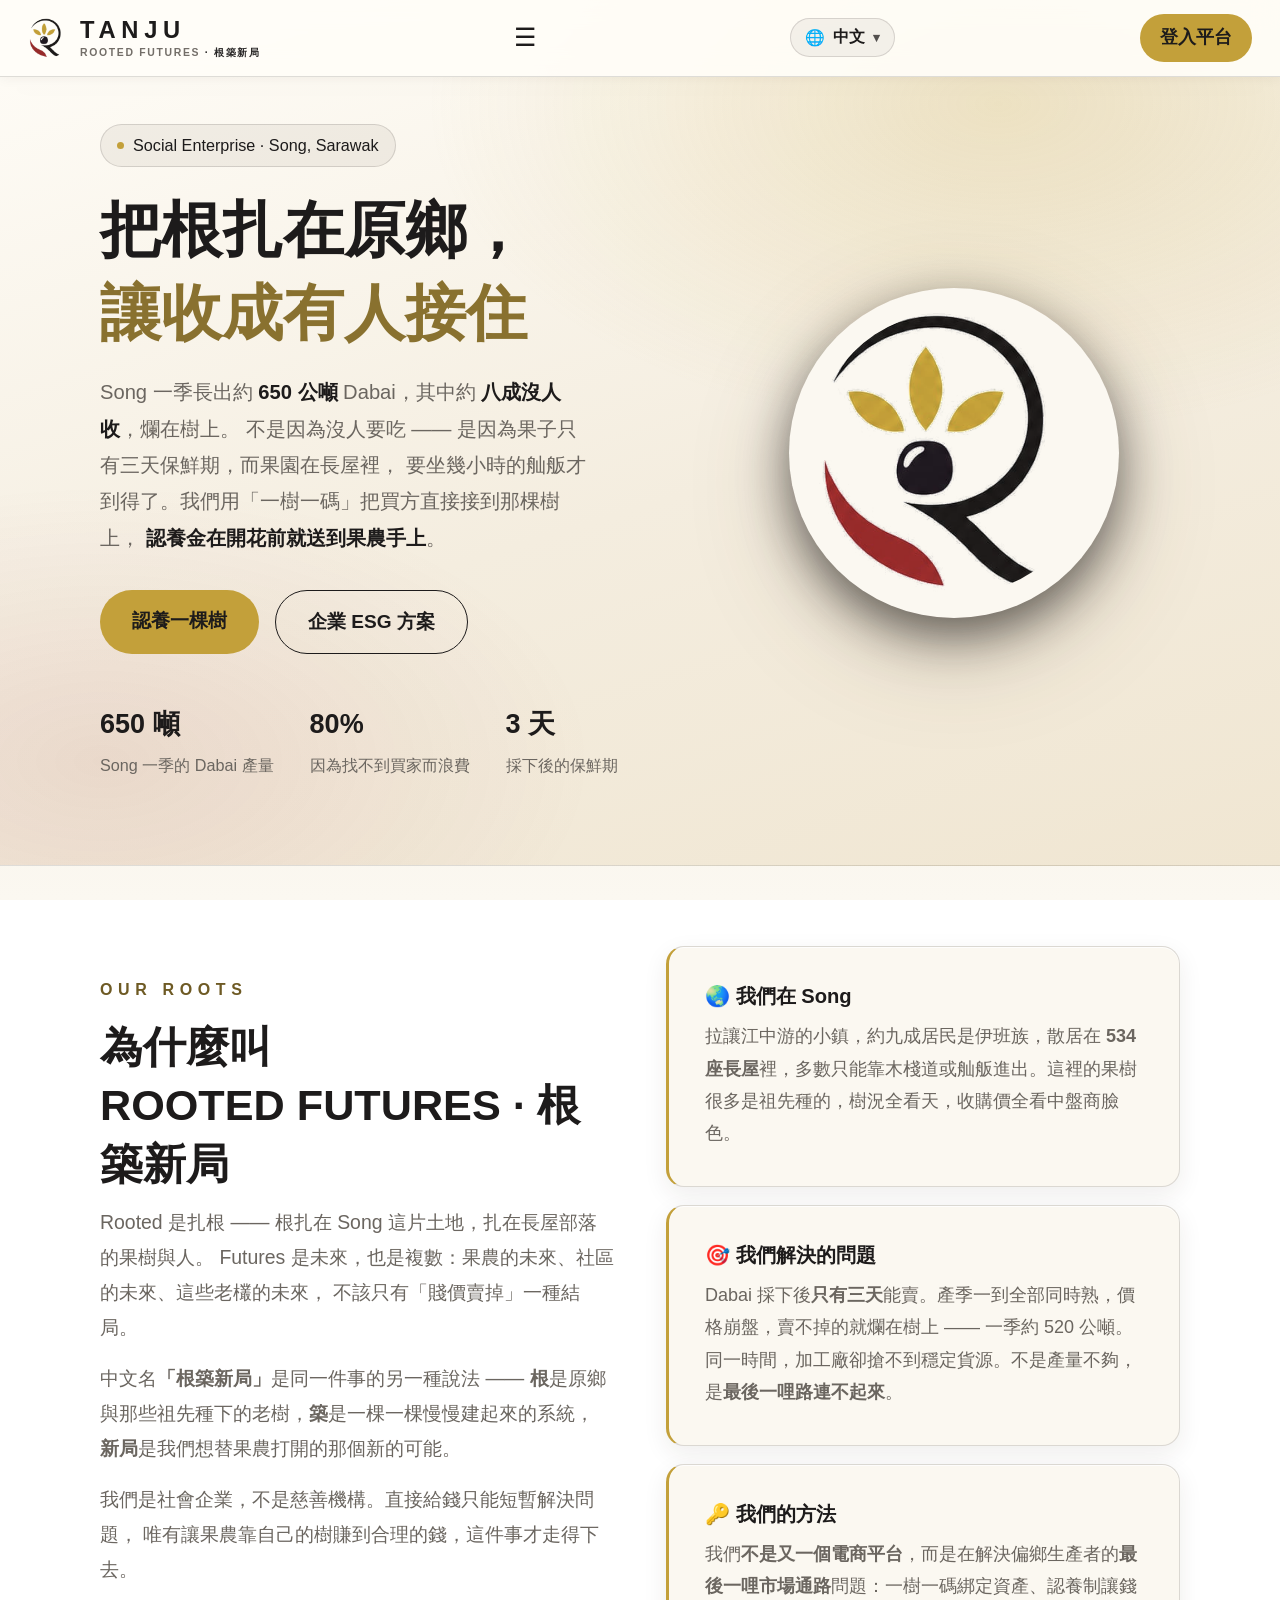
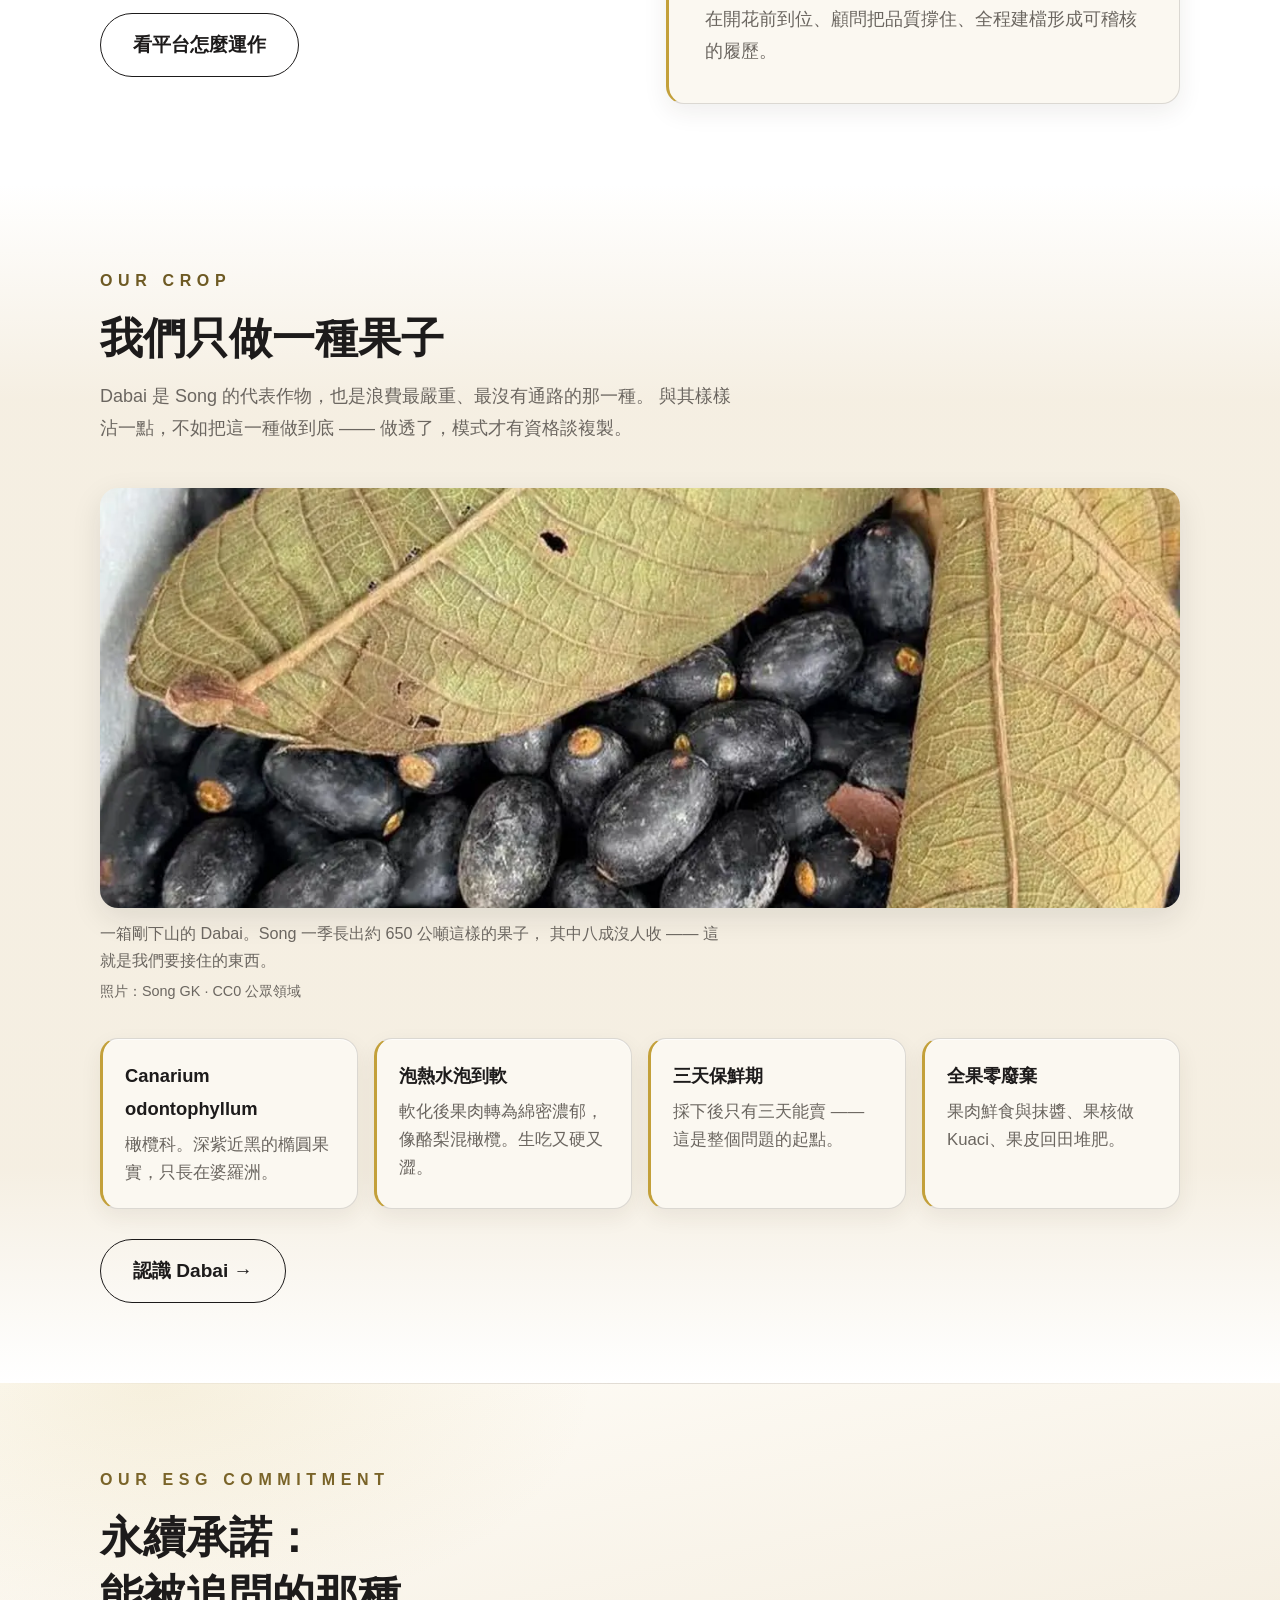
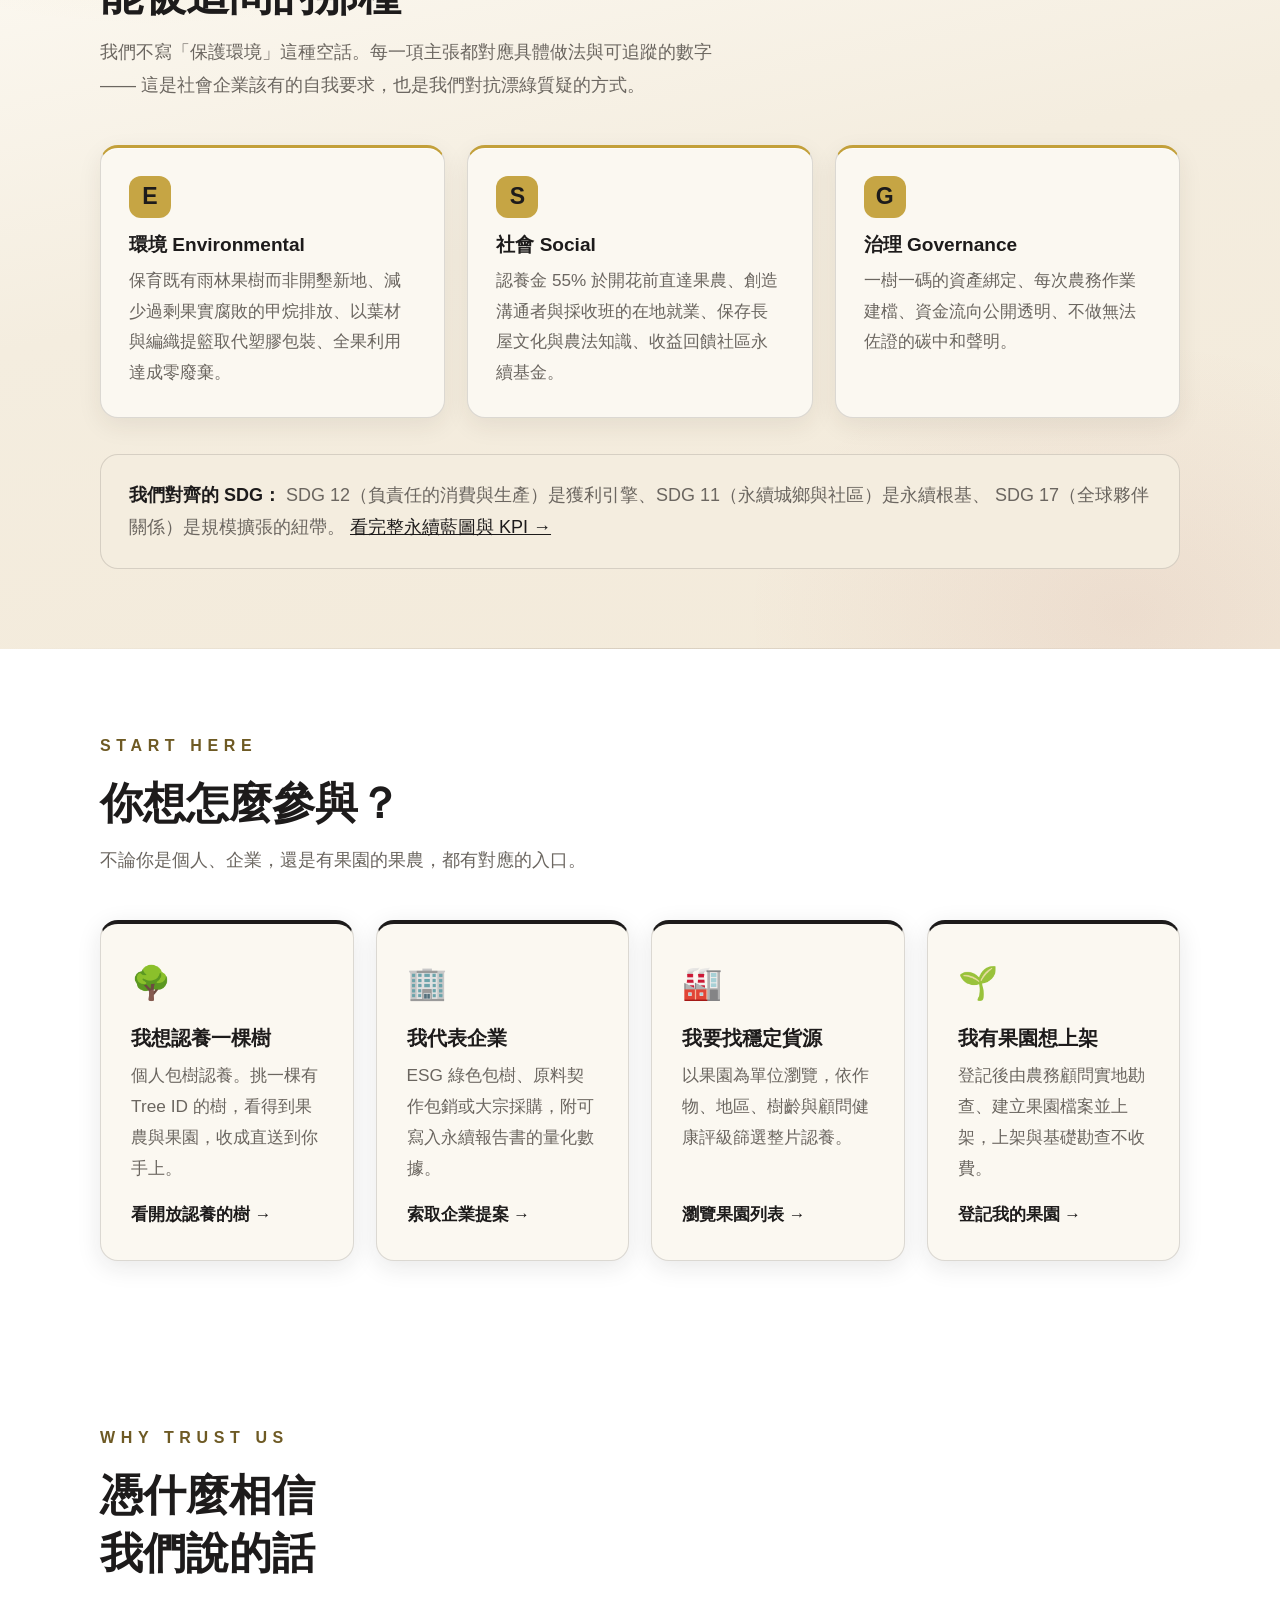
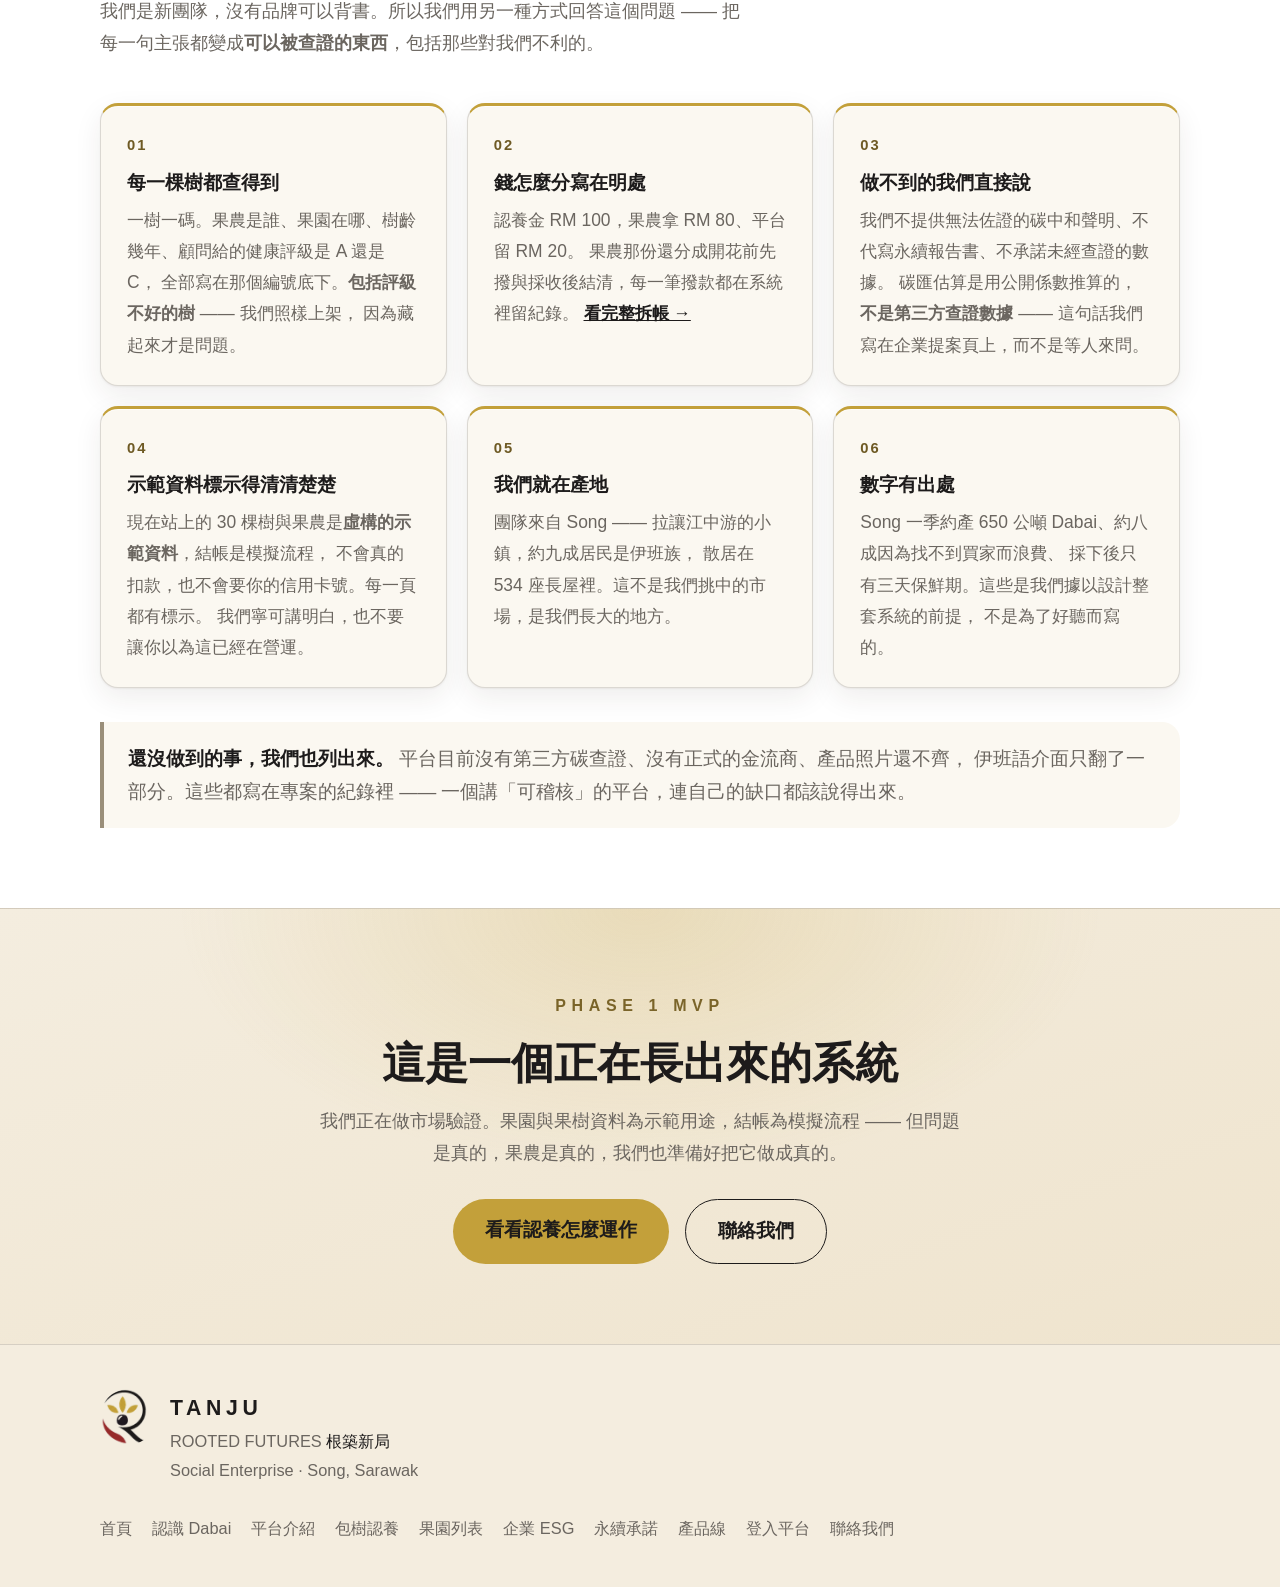
<file: index.html>
<!DOCTYPE html>
<html lang="zh-Hant">
<head>
<meta charset="UTF-8">
<meta name="viewport" content="width=device-width, initial-scale=1.0">
<title>TANJU｜扎根原鄉的永續果樹平台 · Song, Sarawak</title>
<meta name="description" content="扎根砂拉越 Song 的社會企業。專注 Dabai 黑橄欖，用包樹認養把收益在開花前送到果農手上，並以農務顧問確保品質與永續耕作。">
<link rel="icon" type="image/png" sizes="32x32" href="assets/img/favicon-32.png?v=a04ee1db">
<link rel="apple-touch-icon" href="assets/img/logo-180.png?v=a04ee1db">
<link rel="stylesheet" href="assets/style.css?v=a04ee1db">
<script src="assets/config.js?v=a04ee1db" defer></script>
<script src="assets/track.js?v=a04ee1db" defer></script>
<script src="assets/auth-sb.js?v=a04ee1db" defer></script>
<script src="assets/store.js?v=a04ee1db" defer></script>
<script src="assets/site.js?v=a04ee1db" defer></script>
<style>
  header.hero{
    background:
      radial-gradient(ellipse 72% 62% at 78% 12%, rgba(198,165,68,.24), transparent 62%),
      radial-gradient(ellipse 60% 50% at 8% 88%, rgba(148,44,44,.10), transparent 64%),
      linear-gradient(163deg, #FFFDF8 0%, var(--cream-dim) 56%, #F0E6D2 100%);
    color:var(--ink);padding:124px 24px 84px;
    border-bottom:1px solid var(--line);
  }
  .hero-grid{display:grid;grid-template-columns:1.12fr .88fr;gap:52px;align-items:center;max-width:1080px;margin:0 auto}
  .hero-tag{
    display:inline-flex;align-items:center;gap:9px;
    border:1px solid var(--line);background:rgba(54,36,23,.05);border-radius:99px;
    padding:6px 16px;font-size:.9rem;color:var(--ink-soft);margin-bottom:22px;
  }
  .hero-tag::before{content:"";width:7px;height:7px;border-radius:50%;background:var(--gold)}
  header.hero h1{font-size:clamp(2.1rem,5.2vw,3.4rem);margin-bottom:20px}
  header.hero h1 .accent{color:var(--gold-deep)}
  .hero-desc{font-size:1.12rem;color:var(--ink-soft);max-width:490px;margin-bottom:34px}
  .hero-desc b{color:var(--coffee)}
  .hero-stats{display:flex;gap:36px;margin-top:46px;flex-wrap:wrap}
  .stat b{display:block;font-size:1.5rem;color:var(--coffee)}
  .stat span{font-size:.9rem;color:var(--ink-soft)}
  .hero-mark{display:flex;justify-content:center}
  .hero-mark img{width:100%;max-width:330px;filter:drop-shadow(0 22px 44px rgba(54,36,23,.22))}

  .trio{display:grid;grid-template-columns:repeat(auto-fit,minmax(min(250px,100%),1fr));gap:24px}
  .trio-card{
    background:var(--snow);border-radius:var(--radius);overflow:hidden;
    box-shadow:0 6px 24px var(--shadow);border:1px solid var(--line);
    display:flex;flex-direction:column;transition:.25s;
  }
  .trio-card:hover{transform:translateY(-6px);box-shadow:0 14px 34px var(--shadow-lg)}
  .trio-top{height:120px;display:flex;align-items:center;justify-content:center;color:var(--almond)}
  .trio-top.a{background:linear-gradient(135deg,#000500,#362417)}
  .trio-top.b{background:linear-gradient(135deg,#56453A,#76655C)}
  .trio-top.c{background:linear-gradient(135deg,#362417,#56453A)}
  .trio-top svg{transform:scale(1.9)}
  .trio-body{padding:24px;flex:1;display:flex;flex-direction:column}
  .trio-body h3{font-size:1.15rem}
  .trio-body .en{font-size:.86rem;letter-spacing:.1em;text-transform:uppercase;color:var(--taupe-deep);font-weight:700;margin:2px 0 10px}
  .trio-body p{font-size:.96rem;color:var(--ink-soft);flex:1}
  .trio-body .more{margin-top:14px;font-size:.93rem;font-weight:700;color:var(--coffee)}

  .esg-band{display:grid;grid-template-columns:repeat(auto-fit,minmax(min(240px,100%),1fr));gap:22px}
  .esg-box{
    background:var(--snow);border:1px solid var(--line);
    border-top:3px solid var(--gold);
    border-radius:var(--radius);padding:28px;
    box-shadow:inset 0 1px 0 rgba(255,255,255,.8), 0 8px 24px rgba(54,36,23,.08);
  }
  .esg-box .letter{
    display:inline-flex;align-items:center;justify-content:center;
    width:42px;height:42px;border-radius:12px;
    background:var(--almond);color:var(--coffee);
    font-size:1.28rem;font-weight:800;margin-bottom:14px;
  }
  .esg-box h3{font-size:1.06rem;margin-bottom:8px}
  .esg-box h3{color:var(--coffee)}
  .esg-box p{font-size:.95rem;color:var(--ink-soft)}

  .path{display:grid;grid-template-columns:repeat(auto-fit,minmax(min(230px,100%),1fr));gap:22px}
  .path-card{
    background:var(--snow);border-radius:var(--radius);padding:30px;
    box-shadow:0 6px 24px var(--shadow);border:1px solid var(--line);
    display:flex;flex-direction:column;border-top:4px solid var(--coffee);transition:.25s;
  }
  .path-card:hover{transform:translateY(-6px);box-shadow:0 14px 34px var(--shadow-lg)}
  .path-card .ico{font-size:1.8rem;margin-bottom:12px}
  .path-card h3{font-size:1.12rem;margin-bottom:8px}
  .path-card p{font-size:.96rem;color:var(--ink-soft);flex:1}
  .path-card .more{margin-top:16px;font-size:.93rem;font-weight:700;color:var(--coffee)}

  @media(max-width:820px){
    .hero-grid{grid-template-columns:1fr;gap:34px}
    .hero-mark{order:-1}
    .hero-mark img{max-width:190px}
  }
  @media(max-width:640px){
    header.hero{padding:104px 18px 56px;min-height:auto}
    .hero-desc{font-size:1.04rem}
    .hero-stats{gap:20px 24px;margin-top:30px}
    .stat{flex:1 1 calc(33% - 24px);min-width:90px}
  }
  @media(max-width:380px){
    header.hero{padding:96px 14px 48px}
    .hero-mark img{max-width:150px}
    .stat{flex:1 1 100%}
  }
</style>
<script src="assets/lang/ms.js?v=a04ee1db" defer></script>
<script src="assets/lang/en.js?v=a04ee1db" defer></script>
<script src="assets/lang/iba.js?v=a04ee1db" defer></script>
<script src="assets/i18n.js?v=a04ee1db" defer></script>
</head>
<body>

<nav>
  <a class="logo" href="index.html"><img src="assets/img/logo.png?v=a04ee1db" alt="" width="40" height="40"><span class="logo-wm"><b class="logo-name">TANJU</b><i class="logo-sub">ROOTED FUTURES<span class="logo-zh"> · 根築新局</span></i></span></a>
  <button class="nav-toggle" aria-label="開關選單" aria-expanded="false">☰</button>
  <div class="nav-links">
    <a href="index.html" class="active">首頁</a>
    <a href="dabai.html">認識 Dabai</a>
    <a href="platform.html">平台介紹</a>
    <a href="trees.html">包樹認養</a>
    <a href="orchards.html">果園列表</a>
    <a href="esg.html">企業 ESG</a>
    <a href="sustainability.html">永續承諾</a>
  </div>
  <a class="nav-cta" href="app.html">登入平台</a>
</nav>

<header class="hero">
  <div class="hero-grid">
    <div>
      <span class="hero-tag">Social Enterprise · Song, Sarawak</span>
      <h1>把根扎在原鄉，<br><span class="accent">讓收成有人接住</span></h1>
      <p class="hero-desc">
        Song 一季長出約 <b>650 公噸</b> Dabai，其中約 <b>八成沒人收</b>，爛在樹上。
        不是因為沒人要吃 —— 是因為果子只有三天保鮮期，而果園在長屋裡，
        要坐幾小時的舢舨才到得了。我們用「一樹一碼」把買方直接接到那棵樹上，
        <b>認養金在開花前就送到果農手上</b>。
      </p>
      <div class="btn-row">
        <a class="btn btn-gold" href="trees.html">認養一棵樹</a>
        <a class="btn btn-ghost" href="esg.html">企業 ESG 方案</a>
      </div>
      <div class="hero-stats">
        <div class="stat"><b>650 噸</b><span>Song 一季的 Dabai 產量</span></div>
        <div class="stat"><b>80%</b><span>因為找不到買家而浪費</span></div>
        <div class="stat"><b>3 天</b><span>採下後的保鮮期</span></div>
      </div>
    </div>
    <div class="hero-mark">
      <img src="assets/img/logo.png?v=a04ee1db" alt="ROOTED FUTURES 根築新局 標誌" width="330" height="330">
    </div>
  </div>
</header>

<!-- 品牌起源 -->
<section>
  <div class="wrap">
    <div class="two-col reveal">
      <div>
        <span class="eyebrow">Our Roots</span>
        <h2 class="sec-title">為什麼叫<br>ROOTED FUTURES · 根築新局</h2>
        <p class="lead">
          Rooted 是扎根 —— 根扎在 Song 這片土地，扎在長屋部落的果樹與人。
          Futures 是未來，也是複數：果農的未來、社區的未來、這些老欉的未來，
          不該只有「賤價賣掉」一種結局。
        </p>
        <p class="lead" style="margin-top:16px">
          中文名<b>「根築新局」</b>是同一件事的另一種說法 ——
          <b>根</b>是原鄉與那些祖先種下的老樹，<b>築</b>是一棵一棵慢慢建起來的系統，
          <b>新局</b>是我們想替果農打開的那個新的可能。
        </p>
        <p class="lead" style="margin-top:16px">
          我們是社會企業，不是慈善機構。直接給錢只能短暫解決問題，
          唯有讓果農靠自己的樹賺到合理的錢，這件事才走得下去。
        </p>
        <div class="btn-row" style="margin-top:26px">
          <a class="btn btn-outline" href="platform.html">看平台怎麼運作</a>
        </div>
      </div>
      <div>
        <div class="dark-card">
          <h3>🌏 我們在 Song</h3>
          <p>拉讓江中游的小鎮，約九成居民是伊班族，散居在 <b>534 座長屋</b>裡，多數只能靠木棧道或舢舨進出。這裡的果樹很多是祖先種的，樹況全看天，收購價全看中盤商臉色。</p>
        </div>
        <div class="dark-card">
          <h3>🎯 我們解決的問題</h3>
          <p>Dabai 採下後<b>只有三天</b>能賣。產季一到全部同時熟，價格崩盤，賣不掉的就爛在樹上 —— 一季約 520 公噸。同一時間，加工廠卻搶不到穩定貨源。不是產量不夠，是<b>最後一哩路連不起來</b>。</p>
        </div>
        <div class="dark-card">
          <h3>🔑 我們的方法</h3>
          <p>我們<b>不是又一個電商平台</b>，而是在解決偏鄉生產者的<b>最後一哩市場通路</b>問題：一樹一碼綁定資產、認養制讓錢在開花前到位、顧問把品質撐住、全程建檔形成可稽核的履歷。</p>
        </div>
      </div>
    </div>
  </div>
</section>

<!-- 我們做的是 Dabai -->
<section class="dabai-focus">
  <div class="wrap">
    <div class="reveal">
      <span class="eyebrow">Our Crop</span>
      <h2 class="sec-title">我們只做一種果子</h2>
      <p class="sec-sub">
        Dabai 是 Song 的代表作物，也是浪費最嚴重、最沒有通路的那一種。
        與其樣樣沾一點，不如把這一種做到底 —— 做透了，模式才有資格談複製。
      </p>
    </div>

    <figure class="photo photo-band reveal">
      <picture>
        <source srcset="assets/img/photo/dabai-wide.webp?v=a04ee1db" type="image/webp">
        <img src="assets/img/photo/dabai-wide.jpg?v=a04ee1db"
             alt="市場木箱裡滿滿的 Dabai 果實，深紫近黑的外皮，上面鋪著 Dabai 葉子"
             width="1200" height="675" loading="lazy" decoding="async">
      </picture>
      <figcaption>
        一箱剛下山的 Dabai。Song 一季長出約 650 公噸這樣的果子，
        其中八成沒人收 —— 這就是我們要接住的東西。
        <span class="photo-credit">照片：Song GK · CC0 公眾領域</span>
      </figcaption>
    </figure>

    <div class="crop-facts reveal">
      <div class="cf">
        <b>Canarium odontophyllum</b>
        <span>橄欖科。深紫近黑的橢圓果實，只長在婆羅洲。</span>
      </div>
      <div class="cf">
        <b>泡熱水泡到軟</b>
        <span>軟化後果肉轉為綿密濃郁，像酪梨混橄欖。生吃又硬又澀。</span>
      </div>
      <div class="cf">
        <b>三天保鮮期</b>
        <span>採下後只有三天能賣 —— 這是整個問題的起點。</span>
      </div>
      <div class="cf">
        <b>全果零廢棄</b>
        <span>果肉鮮食與抹醬、果核做 Kuaci、果皮回田堆肥。</span>
      </div>
    </div>

    <div class="btn-row reveal" style="margin-top:30px">
      <a class="btn btn-outline" href="dabai.html">認識 Dabai →</a>
    </div>
  </div>
</section>

<!-- ESG 承諾 -->
<section class="dark-section">
  <div class="wrap">
    <div class="reveal">
      <span class="eyebrow">Our ESG Commitment</span>
      <h2 class="sec-title">永續承諾：<br>能被追問的那種</h2>
      <p class="sec-sub">
        我們不寫「保護環境」這種空話。每一項主張都對應具體做法與可追蹤的數字 ——
        這是社會企業該有的自我要求，也是我們對抗漂綠質疑的方式。
      </p>
    </div>
    <div class="esg-band reveal">
      <div class="esg-box">
        <span class="letter">E</span>
        <h3>環境 Environmental</h3>
        <p>保育既有雨林果樹而非開墾新地、減少過剩果實腐敗的甲烷排放、以葉材與編織提籃取代塑膠包裝、全果利用達成零廢棄。</p>
      </div>
      <div class="esg-box">
        <span class="letter">S</span>
        <h3>社會 Social</h3>
        <p>認養金 55% 於開花前直達果農、創造溝通者與採收班的在地就業、保存長屋文化與農法知識、收益回饋社區永續基金。</p>
      </div>
      <div class="esg-box">
        <span class="letter">G</span>
        <h3>治理 Governance</h3>
        <p>一樹一碼的資產綁定、每次農務作業建檔、資金流向公開透明、不做無法佐證的碳中和聲明。</p>
      </div>
    </div>
    <div class="loop-note reveal">
      <b>我們對齊的 SDG：</b>
      SDG 12（負責任的消費與生產）是獲利引擎、SDG 11（永續城鄉與社區）是永續根基、
      SDG 17（全球夥伴關係）是規模擴張的紐帶。
      <a href="sustainability.html" style="color:var(--coffee);text-decoration:underline">看完整永續藍圖與 KPI →</a>
    </div>
  </div>
</section>

<!-- 兩條路 -->
<section>
  <div class="wrap">
    <div class="reveal">
      <span class="eyebrow">Start Here</span>
      <h2 class="sec-title">你想怎麼參與？</h2>
      <p class="sec-sub">不論你是個人、企業，還是有果園的果農，都有對應的入口。</p>
    </div>
    <div class="path reveal">
      <a class="path-card" href="trees.html">
        <span class="ico">🌳</span>
        <h3>我想認養一棵樹</h3>
        <p>個人包樹認養。挑一棵有 Tree ID 的樹，看得到果農與果園，收成直送到你手上。</p>
        <span class="more">看開放認養的樹 →</span>
      </a>
      <a class="path-card" href="esg.html">
        <span class="ico">🏢</span>
        <h3>我代表企業</h3>
        <p>ESG 綠色包樹、原料契作包銷或大宗採購，附可寫入永續報告書的量化數據。</p>
        <span class="more">索取企業提案 →</span>
      </a>
      <a class="path-card" href="orchards.html">
        <span class="ico">🏭</span>
        <h3>我要找穩定貨源</h3>
        <p>以果園為單位瀏覽，依作物、地區、樹齡與顧問健康評級篩選整片認養。</p>
        <span class="more">瀏覽果園列表 →</span>
      </a>
      <a class="path-card" href="contact.html">
        <span class="ico">🌱</span>
        <h3>我有果園想上架</h3>
        <p>登記後由農務顧問實地勘查、建立果園檔案並上架，上架與基礎勘查不收費。</p>
        <span class="more">登記我的果園 →</span>
      </a>
    </div>
  </div>
</section>

<!-- ========== 為什麼可以相信我們 ========== -->
<section id="trust">
  <div class="wrap">
    <div class="reveal">
      <span class="eyebrow">Why Trust Us</span>
      <h2 class="sec-title">憑什麼相信<br>我們說的話</h2>
      <p class="sec-sub">
        我們是新團隊，沒有品牌可以背書。所以我們用另一種方式回答這個問題 ——
        把每一句主張都變成<b>可以被查證的東西</b>，包括那些對我們不利的。
      </p>
    </div>

    <div class="trust-grid reveal">
      <div class="trust-card">
        <span class="trust-n">01</span>
        <h3>每一棵樹都查得到</h3>
        <p>
          一樹一碼。果農是誰、果園在哪、樹齡幾年、顧問給的健康評級是 A 還是 C，
          全部寫在那個編號底下。<b>包括評級不好的樹</b> —— 我們照樣上架，
          因為藏起來才是問題。
        </p>
      </div>

      <div class="trust-card">
        <span class="trust-n">02</span>
        <h3>錢怎麼分寫在明處</h3>
        <p>
          認養金 RM 100，果農拿 RM 80、平台留 RM 20。
          果農那份還分成開花前先撥與採收後結清，每一筆撥款都在系統裡留紀錄。
          <a href="trees.html#split">看完整拆帳 →</a>
        </p>
      </div>

      <div class="trust-card">
        <span class="trust-n">03</span>
        <h3>做不到的我們直接說</h3>
        <p>
          我們不提供無法佐證的碳中和聲明、不代寫永續報告書、不承諾未經查證的數據。
          碳匯估算是用公開係數推算的，<b>不是第三方查證數據</b> ——
          這句話我們寫在企業提案頁上，而不是等人來問。
        </p>
      </div>

      <div class="trust-card">
        <span class="trust-n">04</span>
        <h3>示範資料標示得清清楚楚</h3>
        <p>
          現在站上的 30 棵樹與果農是<b>虛構的示範資料</b>，結帳是模擬流程，
          不會真的扣款，也不會要你的信用卡號。每一頁都有標示。
          我們寧可講明白，也不要讓你以為這已經在營運。
        </p>
      </div>

      <div class="trust-card">
        <span class="trust-n">05</span>
        <h3>我們就在產地</h3>
        <p>
          團隊來自 Song —— 拉讓江中游的小鎮，約九成居民是伊班族，
          散居在 534 座長屋裡。這不是我們挑中的市場，是我們長大的地方。
        </p>
      </div>

      <div class="trust-card">
        <span class="trust-n">06</span>
        <h3>數字有出處</h3>
        <p>
          Song 一季約產 650 公噸 Dabai、約八成因為找不到買家而浪費、
          採下後只有三天保鮮期。這些是我們據以設計整套系統的前提，
          不是為了好聽而寫的。
        </p>
      </div>
    </div>

    <div class="quote reveal" style="margin-top:34px">
      <b>還沒做到的事，我們也列出來。</b>
      平台目前沒有第三方碳查證、沒有正式的金流商、產品照片還不齊，
      伊班語介面只翻了一部分。這些都寫在專案的紀錄裡 ——
      一個講「可稽核」的平台，連自己的缺口都該說得出來。
    </div>
  </div>
</section>

<section class="cta-band">
  <div class="wrap">
    <span class="eyebrow">Phase 1 MVP</span>
    <h2 class="sec-title">這是一個正在長出來的系統</h2>
    <p>
      我們正在做市場驗證。果園與果樹資料為示範用途，結帳為模擬流程 ——
      但問題是真的，果農是真的，我們也準備好把它做成真的。
    </p>
    <div class="btn-row">
      <a class="btn btn-gold" href="trees.html">看看認養怎麼運作</a>
      <a class="btn btn-ghost" href="contact.html">聯絡我們</a>
    </div>
  </div>
</section>

<footer>
  <div class="foot-grid">
    <div class="foot-brand"><img src="assets/img/logo.png?v=a04ee1db" alt="TANJU · ROOTED FUTURES 根築新局" width="56" height="56"><div><b>TANJU</b><br>ROOTED FUTURES<span class="logo-zh"> 根築新局</span><br>Social Enterprise · Song, Sarawak</div></div>
    <div class="foot-links">
      <a href="index.html">首頁</a>
      <a href="dabai.html">認識 Dabai</a>
      <a href="platform.html">平台介紹</a>
      <a href="trees.html">包樹認養</a>
      <a href="orchards.html">果園列表</a>
      <a href="esg.html">企業 ESG</a>
      <a href="sustainability.html">永續承諾</a>
      <a href="products.html">產品線</a>
      <a href="app.html">登入平台</a>
      <a href="contact.html">聯絡我們</a>
    </div>
  </div>
</footer>

</body>
</html>
</file>
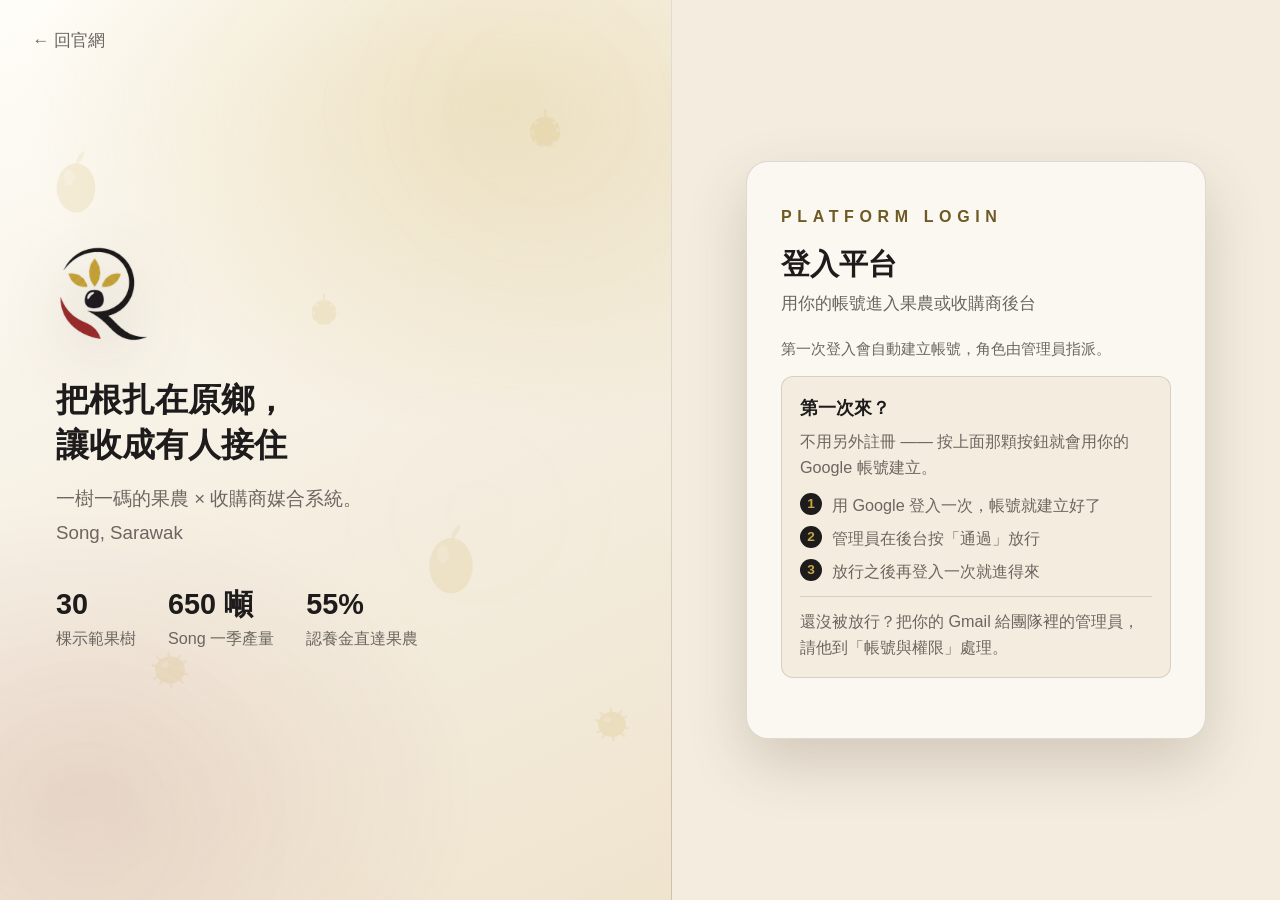
<file: app.html>
<!DOCTYPE html>
<html lang="zh-Hant">
<head>
<meta charset="UTF-8">
<meta name="viewport" content="width=device-width, initial-scale=1.0">
<title>登入｜TANJU 平台</title>
<meta name="robots" content="noindex">
<link rel="icon" type="image/png" sizes="32x32" href="assets/img/favicon-32.png?v=a04ee1db">
<link rel="apple-touch-icon" href="assets/img/logo-180.png?v=a04ee1db">
<link rel="stylesheet" href="assets/style.css?v=a04ee1db">
<script src="assets/config.js?v=a04ee1db" defer></script>
<script src="assets/track.js?v=a04ee1db" defer></script>
<script src="assets/auth-sb.js?v=a04ee1db" defer></script>
<script src="assets/store.js?v=a04ee1db" defer></script>
<script src="assets/site.js?v=a04ee1db" defer></script>
<script src="assets/auth-google.js?v=a04ee1db" defer></script>
<script src="assets/auth.js?v=a04ee1db" defer></script>
<script src="assets/lang/ms.js?v=a04ee1db" defer></script>
<script src="assets/lang/en.js?v=a04ee1db" defer></script>
<script src="assets/lang/iba.js?v=a04ee1db" defer></script>
<script src="assets/i18n.js?v=a04ee1db" defer></script>
</head>
<body class="auth-page">

<div class="auth" id="auth">

  <!-- 左：品牌側 -->
  <aside class="auth-brand">
    <div class="orbs" aria-hidden="true"><i></i><i></i><i></i></div>
    <div class="drift" aria-hidden="true" id="drift"></div>

    <a class="auth-back" href="index.html">← 回官網</a>

    <div class="auth-brand-in">
      <img src="assets/img/logo.png?v=a04ee1db" alt="ROOTED FUTURES" width="96" height="96">
      <h1>把根扎在原鄉，<br>讓收成有人接住</h1>
      <p>一樹一碼的果農 × 收購商媒合系統。<br>Song, Sarawak</p>

      <ul class="auth-points">
        <li><b>30</b><span>棵示範果樹</span></li>
        <li><b>650 噸</b><span>Song 一季產量</span></li>
        <li><b>55%</b><span>認養金直達果農</span></li>
      </ul>
    </div>
  </aside>

  <!-- 右：表單側 -->
  <main class="auth-form">
    <div class="auth-card">

      <div class="auth-head">
        <span class="eyebrow">Platform Login</span>
        <h2 id="form-title">登入平台</h2>
        <p class="auth-sub" id="form-sub">用你的帳號進入果農或收購商後台</p>
      </div>

      <!-- 登入 -->
      <div class="pane on" data-gate="login">
        <div class="demo-cred" id="demo-cred" hidden></div>

        <!-- Google 登入。AUTH_MODE 設成 supabase 之後這是唯一入口，
             下面的帳號密碼會自動收起來（見 auth.js 的 applyAuthMode）。 -->
        <div id="google-box">
          <button class="btn btn-google" id="google-in" type="button">
            <span class="g-mark" aria-hidden="true">G</span>
            <span>使用 Google 帳號登入</span>
          </button>
          <p class="fld-hint" id="google-hint"></p>

          <!-- 用 Google 登入的話，「註冊」和「登入」是同一顆按鈕 ——
               第一次按就會建立帳號。畫面上不講的話，新來的人會一直找
               註冊在哪裡，找不到就以為自己不能用。 -->
          <div class="signup-note" id="signup-note">
            <b>第一次來？</b>
            <span>不用另外註冊 —— 按上面那顆按鈕就會用你的 Google 帳號建立。</span>
            <ol>
              <li>用 Google 登入一次，帳號就建立好了</li>
              <li>管理員在後台按「通過」放行</li>
              <li>放行之後再登入一次就進得來</li>
            </ol>
            <span class="signup-ask">還沒被放行？把你的 Gmail 給團隊裡的管理員，請他到「帳號與權限」處理。</span>
          </div>

          <div class="or-line" id="or-line"><span>或</span></div>
        </div>

        <form id="login-form" autocomplete="on">
          <div id="fld-email" hidden>
            <label for="g-email">Email</label>
            <input id="g-email" name="email" type="email" autocomplete="username"
                   placeholder="you@example.com">
          </div>
          <div id="fld-user">
            <label for="g-user">帳號</label>
            <input id="g-user" name="u" type="text" autocomplete="username"
                   placeholder="你的帳號" required>
          </div>
          <div>
            <label for="g-pass">密碼</label>
            <input id="g-pass" name="pass" type="password" autocomplete="current-password"
                   placeholder="你的密碼" required>
            <p class="fld-hint" id="pass-hint">示範階段的密碼是明文儲存的，請不要用你其他網站的真實密碼。</p>
          </div>
          <button class="btn btn-gold auth-submit" type="submit">
            <span>登入平台</span>
          </button>
        </form>

        <div class="form-error" id="login-err" role="alert"></div>

        <button class="btn-back" data-goto="register">還沒有帳號？註冊一個 →</button>
      </div>

      <!-- 註冊 -->
      <div class="pane" data-gate="register">
        <form id="reg-form">
          <div>
            <label for="r-role">我的身分</label>
            <select id="r-role" name="role">
              <option value="farmer">🌱 果農 —— 我有果樹要上架</option>
              <option value="buyer">🏭 收購商 —— 我要認養果樹</option>
            </select>
          </div>
          <div id="fld-reg-email" hidden>
            <label for="r-email">Email</label>
            <input id="r-email" name="email" type="email" placeholder="you@example.com">
            <p class="fld-hint">登入時用這個 Email，不是帳號。</p>
          </div>
          <div class="form-row">
            <div>
              <label for="r-user">帳號</label>
              <input id="r-user" name="u" type="text" placeholder="英數字 3–20 碼" required>
            </div>
            <div>
              <label for="r-pass">密碼</label>
              <input id="r-pass" name="pass" type="password"
                     placeholder="示範用，勿用真實密碼" required>
              <p class="fld-hint" id="r-pass-hint" hidden>至少 6 個字元。</p>
            </div>
          </div>
          <div class="form-row">
            <div>
              <label for="r-name">姓名</label>
              <input id="r-name" name="name" type="text" required>
            </div>
            <div>
              <label for="r-org">果園 / 公司</label>
              <input id="r-org" name="org" type="text" required>
            </div>
          </div>
          <div class="form-row">
            <div>
              <label for="r-phone">電話</label>
              <input id="r-phone" name="phone" type="tel" placeholder="+60 12-345 6789">
            </div>
            <div>
              <label for="r-area">所在地區</label>
              <input id="r-area" name="area" type="text" placeholder="例如：Song">
            </div>
          </div>
          <button class="btn btn-gold auth-submit" type="submit"><span>建立帳號並登入</span></button>
        </form>
        <div class="form-error" id="reg-err" role="alert"></div>
        <button class="btn-back" data-goto="login">← 已經有帳號，回登入</button>
      </div>

    </div>
  </main>
</div>

<!-- 登入成功的轉場 -->
<div class="handoff" id="handoff" aria-hidden="true">
  <img src="assets/img/logo.png?v=a04ee1db" alt="" width="88" height="88">
  <p id="handoff-text">正在進入平台…</p>
  <div class="handoff-bar"><i></i></div>
</div>

</body>
</html>
</file>
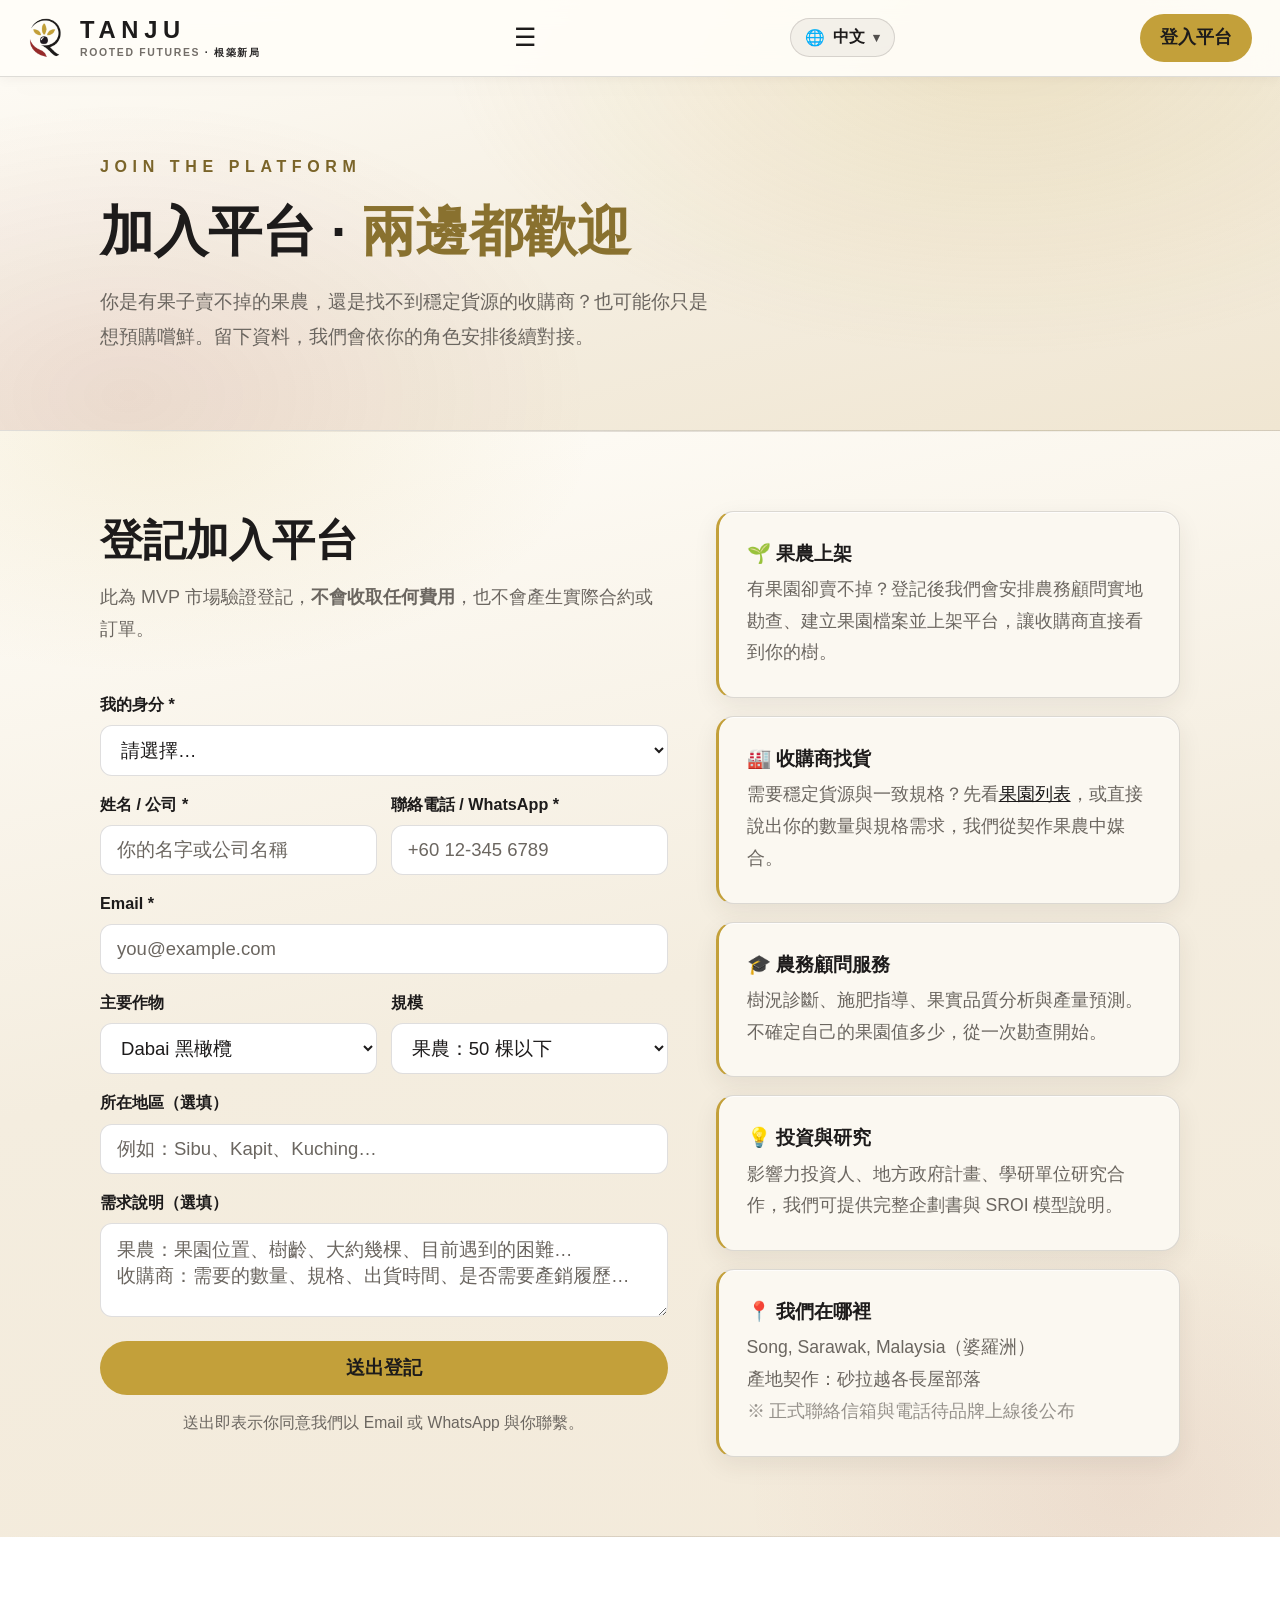
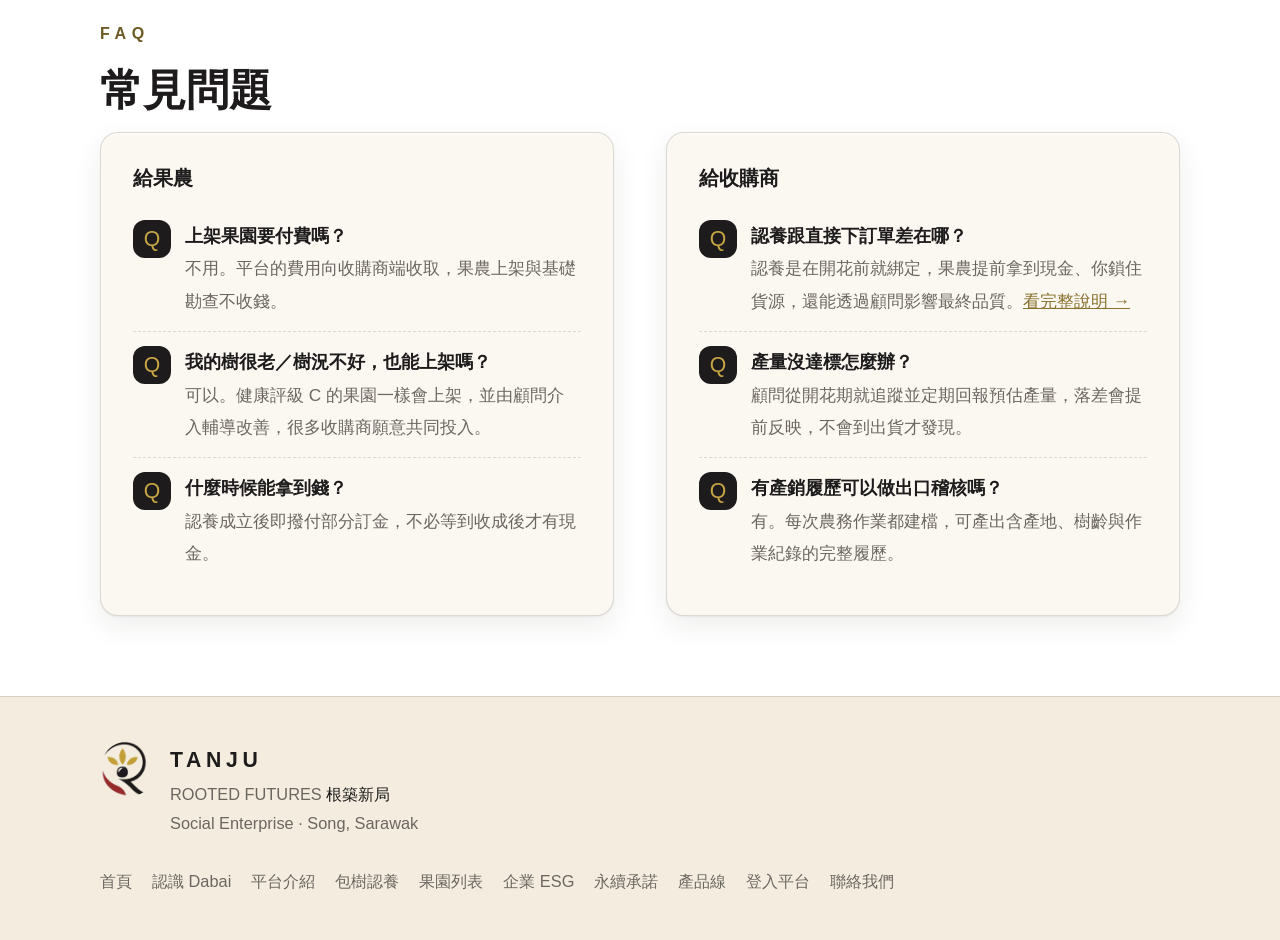
<file: contact.html>
<!DOCTYPE html>
<html lang="zh-Hant">
<head>
<meta charset="UTF-8">
<meta name="viewport" content="width=device-width, initial-scale=1.0">
<title>加入平台｜果農上架 · 收購商找貨 — TANJU</title>
<meta name="description" content="果農登記果園上架、收購商登記採購需求、申請農務顧問服務，或洽談投資與研究合作。">
<link rel="icon" type="image/png" sizes="32x32" href="assets/img/favicon-32.png?v=a04ee1db">
<link rel="apple-touch-icon" href="assets/img/logo-180.png?v=a04ee1db">
<link rel="stylesheet" href="assets/style.css?v=a04ee1db">
<script src="assets/config.js?v=a04ee1db" defer></script>
<script src="assets/track.js?v=a04ee1db" defer></script>
<script src="assets/site.js?v=a04ee1db" defer></script>
<style>
  .contact-grid{display:grid;grid-template-columns:1.1fr .9fr;gap:48px;align-items:start}
  @media(max-width:880px){.contact-grid{grid-template-columns:1fr}}
  .info-card{
    background:var(--snow);border:1px solid var(--line);border-left:3px solid var(--gold);
    box-shadow:inset 0 1px 0 rgba(255,255,255,.8), 0 8px 24px rgba(54,36,23,.08);
    border-radius:var(--radius);padding:28px;
  }
  .info-card + .info-card{margin-top:18px}
  .info-card h3{color:var(--coffee);font-size:1.08rem;margin-bottom:8px}
  .info-card p{font-size:.98rem;color:var(--ink-soft)}
  .info-card a{color:var(--coffee);text-decoration:underline}
</style>
<script src="assets/lang/ms.js?v=a04ee1db" defer></script>
<script src="assets/lang/en.js?v=a04ee1db" defer></script>
<script src="assets/lang/iba.js?v=a04ee1db" defer></script>
<script src="assets/i18n.js?v=a04ee1db" defer></script>
</head>
<body>

<nav>
  <a class="logo" href="index.html"><img src="assets/img/logo.png?v=a04ee1db" alt="" width="40" height="40"><span class="logo-wm"><b class="logo-name">TANJU</b><i class="logo-sub">ROOTED FUTURES<span class="logo-zh"> · 根築新局</span></i></span></a>
  <button class="nav-toggle" aria-label="開關選單" aria-expanded="false">☰</button>
  <div class="nav-links">
    <a href="index.html">首頁</a>
    <a href="dabai.html">認識 Dabai</a>
    <a href="platform.html">平台介紹</a>
    <a href="trees.html">包樹認養</a>
    <a href="orchards.html">果園列表</a>
    <a href="esg.html">企業 ESG</a>
    <a href="sustainability.html">永續承諾</a>
  </div>
  <a class="nav-cta" href="app.html">登入平台</a>
</nav>

<div class="page-hero">
  <div class="wrap">
    <span class="eyebrow">Join the Platform</span>
    <h1>加入平台 · <span class="accent">兩邊都歡迎</span></h1>
    <p>你是有果子賣不掉的果農，還是找不到穩定貨源的收購商？也可能你只是想預購嚐鮮。留下資料，我們會依你的角色安排後續對接。</p>
  </div>
</div>

<section class="dark-section">
  <div class="wrap">
    <div class="contact-grid">
      <div class="reveal">
        <h2 class="sec-title">登記加入平台</h2>
        <p class="sec-sub">此為 MVP 市場驗證登記，<b>不會收取任何費用</b>，也不會產生實際合約或訂單。</p>

        <!--
          表單送出目的地設定在 assets/site.js 最上方的 FORM_ENDPOINT。
          留空時，送出會顯示「登記尚未開放」而非假的成功訊息。
        -->
        <form data-preorder="#preorder-ok" data-error="#preorder-err">
          <div>
            <label for="role">我的身分 *</label>
            <select id="role" name="role" required>
              <option value="">請選擇…</option>
              <option>🌱 果農 —— 我有果園想上架</option>
              <option>🏭 收購商 / 加工廠 —— 我要找貨源</option>
              <option>🎓 想申請農務顧問服務</option>
              <option>🛒 一般消費者 —— 想預購嚐鮮</option>
              <option>🤝 其他合作洽談（投資 / 政府 / 學研）</option>
            </select>
          </div>
          <div class="form-row">
            <div>
              <label for="name">姓名 / 公司 *</label>
              <input id="name" name="name" type="text" placeholder="你的名字或公司名稱" required>
            </div>
            <div>
              <label for="phone">聯絡電話 / WhatsApp *</label>
              <input id="phone" name="phone" type="tel" placeholder="+60 12-345 6789" required>
            </div>
          </div>
          <div>
            <label for="email">Email *</label>
            <input id="email" name="email" type="email" placeholder="you@example.com" required>
          </div>
          <div class="form-row">
            <div>
              <label for="crop">主要作物</label>
              <select id="crop" name="crop">
                <option>Dabai 黑橄欖</option>
                                <option>加工品（Paste / Kuaci）</option>
                <option>不適用 / 其他</option>
              </select>
            </div>
            <div>
              <label for="scale">規模</label>
              <select id="scale" name="scale">
                <option>果農：50 棵以下</option>
                <option>果農：50–200 棵</option>
                <option>果農：200 棵以上</option>
                <option>收購商：單棵認養（試單）</option>
                <option>收購商：整片果園認養</option>
                <option>收購商：契作包銷（多年期）</option>
                <option>一般消費者 / 尚未確定</option>
              </select>
            </div>
          </div>
          <div>
            <label for="area">所在地區（選填）</label>
            <input id="area" name="area" type="text" placeholder="例如：Sibu、Kapit、Kuching…">
          </div>
          <div>
            <label for="msg">需求說明（選填）</label>
            <textarea id="msg" name="msg" rows="3" placeholder="果農：果園位置、樹齡、大約幾棵、目前遇到的困難…&#10;收購商：需要的數量、規格、出貨時間、是否需要產銷履歷…"></textarea>
          </div>
          <!-- 蜜罐欄位：擋機器人，真人看不到 -->
          <input type="text" name="_gotcha" tabindex="-1" autocomplete="off"
                 aria-hidden="true" style="position:absolute;left:-9999px;width:1px;height:1px">
          <button class="btn btn-gold" type="submit" style="border:none;cursor:pointer">送出登記</button>
          <p class="form-note">送出即表示你同意我們以 Email 或 WhatsApp 與你聯繫。</p>
        </form>

        <div class="form-error" id="preorder-err" role="alert"></div>

        <div class="form-success" id="preorder-ok">
          🌿 <b>感謝登記！</b><br>
          我們已收到你的資料，會依你的身分安排後續對接並盡快與你聯繫。
        </div>
      </div>

      <div class="reveal">
        <div class="info-card">
          <h3>🌱 果農上架</h3>
          <p>有果園卻賣不掉？登記後我們會安排農務顧問實地勘查、建立果園檔案並上架平台，讓收購商直接看到你的樹。</p>
        </div>
        <div class="info-card">
          <h3>🏭 收購商找貨</h3>
          <p>需要穩定貨源與一致規格？先看<a href="orchards.html">果園列表</a>，或直接說出你的數量與規格需求，我們從契作果農中媒合。</p>
        </div>
        <div class="info-card">
          <h3>🎓 農務顧問服務</h3>
          <p>樹況診斷、施肥指導、果實品質分析與產量預測。不確定自己的果園值多少，從一次勘查開始。</p>
        </div>
        <div class="info-card">
          <h3>💡 投資與研究</h3>
          <p>影響力投資人、地方政府計畫、學研單位研究合作，我們可提供完整企劃書與 SROI 模型說明。</p>
        </div>
        <div class="info-card">
          <h3>📍 我們在哪裡</h3>
          <p>
            Song, Sarawak, Malaysia（婆羅洲）<br>
            產地契作：砂拉越各長屋部落<br>
            <span style="opacity:.7">※ 正式聯絡信箱與電話待品牌上線後公布</span>
          </p>
        </div>
      </div>
    </div>
  </div>
</section>

<section>
  <div class="wrap">
    <div class="reveal">
      <span class="eyebrow">FAQ</span>
      <h2 class="sec-title">常見問題</h2>
    </div>
    <div class="two-col reveal">
      <div class="card">
        <h3 style="font-size:1.12rem;margin-bottom:14px">給果農</h3>
        <ul class="fact-list" style="margin-top:0">
          <li><div class="fact-ico">Q</div><div><b>上架果園要付費嗎？</b><span>不用。平台的費用向收購商端收取，果農上架與基礎勘查不收錢。</span></div></li>
          <li><div class="fact-ico">Q</div><div><b>我的樹很老／樹況不好，也能上架嗎？</b><span>可以。健康評級 C 的果園一樣會上架，並由顧問介入輔導改善，很多收購商願意共同投入。</span></div></li>
          <li><div class="fact-ico">Q</div><div><b>什麼時候能拿到錢？</b><span>認養成立後即撥付部分訂金，不必等到收成後才有現金。</span></div></li>
        </ul>
      </div>
      <div class="card">
        <h3 style="font-size:1.12rem;margin-bottom:14px">給收購商</h3>
        <ul class="fact-list" style="margin-top:0">
          <li><div class="fact-ico">Q</div><div><b>認養跟直接下訂單差在哪？</b><span>認養是在開花前就綁定，果農提前拿到現金、你鎖住貨源，還能透過顧問影響最終品質。<a href="platform.html" style="color:var(--accent);text-decoration:underline">看完整說明 →</a></span></div></li>
          <li><div class="fact-ico">Q</div><div><b>產量沒達標怎麼辦？</b><span>顧問從開花期就追蹤並定期回報預估產量，落差會提前反映，不會到出貨才發現。</span></div></li>
          <li><div class="fact-ico">Q</div><div><b>有產銷履歷可以做出口稽核嗎？</b><span>有。每次農務作業都建檔，可產出含產地、樹齡與作業紀錄的完整履歷。</span></div></li>
        </ul>
      </div>
    </div>
  </div>
</section>

<footer>
  <div class="foot-grid">
    <div class="foot-brand"><img src="assets/img/logo.png?v=a04ee1db" alt="TANJU · ROOTED FUTURES 根築新局" width="56" height="56"><div><b>TANJU</b><br>ROOTED FUTURES<span class="logo-zh"> 根築新局</span><br>Social Enterprise · Song, Sarawak</div></div>
    <div class="foot-links">
      <a href="index.html">首頁</a>
      <a href="dabai.html">認識 Dabai</a>
      <a href="platform.html">平台介紹</a>
      <a href="trees.html">包樹認養</a>
      <a href="orchards.html">果園列表</a>
      <a href="esg.html">企業 ESG</a>
      <a href="sustainability.html">永續承諾</a>
      <a href="products.html">產品線</a>
      <a href="app.html">登入平台</a>
      <a href="contact.html">聯絡我們</a>
    </div>
  </div>
</footer>

</body>
</html>
</file>
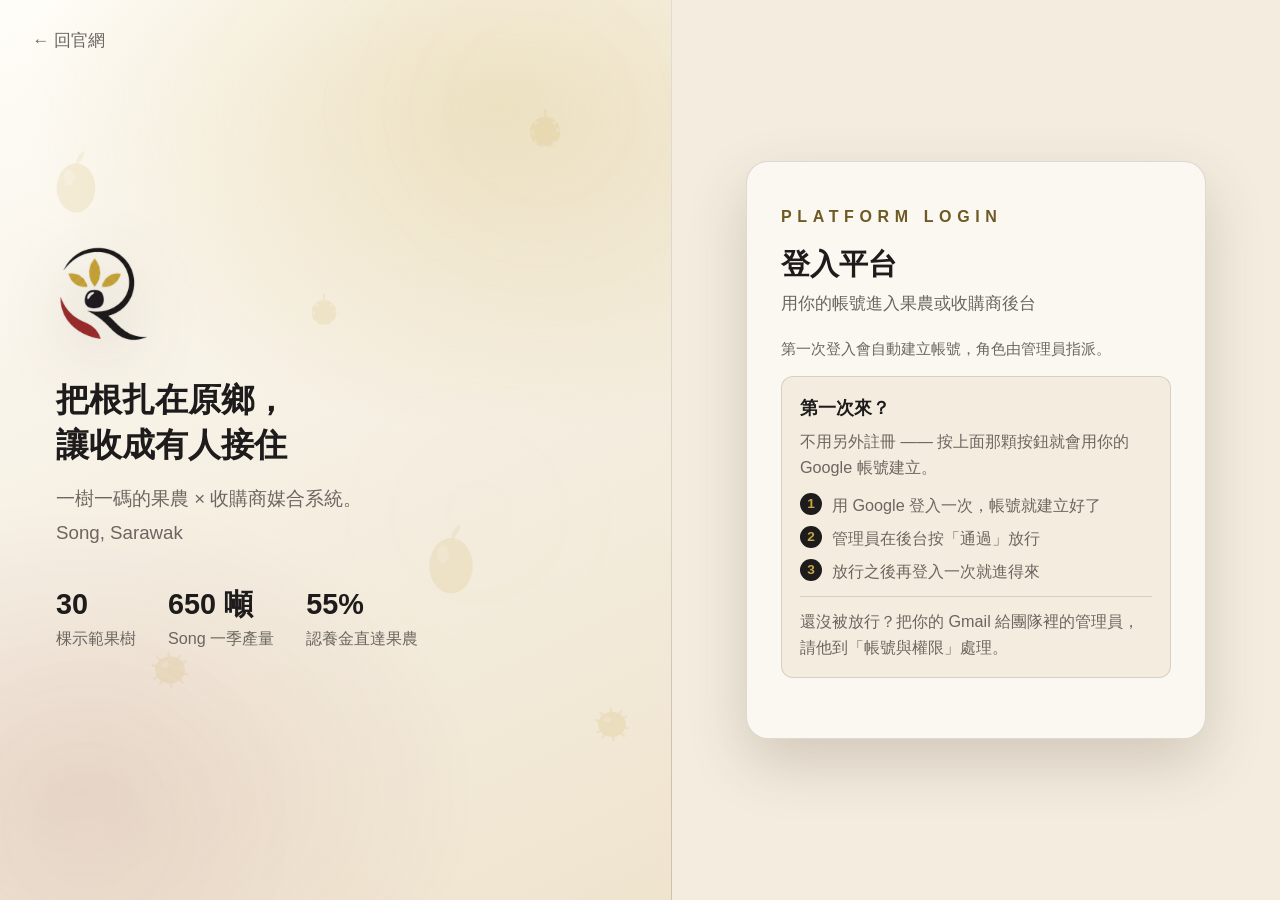
<file: coordinator.html>
<!DOCTYPE html>
<html lang="zh-Hant">
<head>
<meta charset="UTF-8">
<meta name="viewport" content="width=device-width, initial-scale=1.0">
<!-- 進場守門:在畫面繪製之前就決定放不放行,做到「沒權限連 0.1 秒都不閃」。
     1) 先用 CSS 把整頁藏起來(fail-closed:預設不顯示)。
     2) 同步檢查有沒有登入 session —— 沒有就當場導去登入頁,body 根本不會畫。
     3) 有 session 的,畫面維持隱藏,等 coordinator.js 確認角色與啟用狀態後才顯示;
        不符就導走,全程看不到後台。 -->
<style id="gate-css">html.gate-pending body{visibility:hidden!important}</style>
<script>
(function () {
  try {
    document.documentElement.className += ' gate-pending';
    if (!sessionStorage.getItem('rf_app_session')) {
      location.replace('app.html?next=coordinator.html');
    }
  } catch (e) {}
})();
</script>
<title>溝通者平台（示範）— TANJU</title>
<meta name="robots" content="noindex">
<link rel="icon" type="image/png" sizes="32x32" href="assets/img/favicon-32.png?v=a04ee1db">
<link rel="stylesheet" href="assets/style.css?v=a04ee1db">
<script src="assets/config.js?v=a04ee1db" defer></script>
<script src="assets/track.js?v=a04ee1db" defer></script>
<script src="assets/auth-sb.js?v=a04ee1db" defer></script>
<script src="assets/store.js?v=a04ee1db" defer></script>
<script src="assets/site.js?v=a04ee1db" defer></script>
<script src="assets/coordinator.js?v=a04ee1db" defer></script>
<script src="assets/lang/ms.js?v=a04ee1db" defer></script>
<script src="assets/lang/en.js?v=a04ee1db" defer></script>
<script src="assets/lang/iba.js?v=a04ee1db" defer></script>
<script src="assets/i18n.js?v=a04ee1db" defer></script>
</head>
<body class="app">

<nav>
  <a class="logo" href="index.html"><img src="assets/img/logo.png?v=a04ee1db" alt="" width="40" height="40"><span class="logo-wm"><b class="logo-name">TANJU</b><i class="logo-sub">ROOTED FUTURES<span class="logo-zh"> · 根築新局</span></i></span></a>
  <button class="nav-toggle" aria-label="開關選單" aria-expanded="false">☰</button>
  <div class="nav-links">
    <a href="index.html">回前台</a>
    <a href="erp.html">TANJU Portal</a>
    <a href="coordinator.html" class="active">溝通者平台</a>
  </div>
</nav>

<!-- ===== 登入畫面 ===== -->
<div class="signin" id="signin">
  <div class="signin-card coord-gate">
    <img src="assets/img/logo.png?v=a04ee1db" alt="" width="64" height="64">
    <h1>溝通者平台</h1>
    <p class="sub">Coordinator Platform · Song, Sarawak</p>

    <p class="gate-lead">
      這是現場用的平台。樹況不會自己上傳 ——
      溝通者下田回報，果農也在這裡看自己的樹、記下發生的事。
      送出的每一筆都直接寫進資料庫，後台立刻看得到。
    </p>

    <ul class="gate-jobs">
      <li>
        <span class="gj-ico" aria-hidden="true">📋</span>
        <div>
          <b>今日派工單 · 我的果樹</b>
          <span>溝通者看顧問排好的行程；果農看自己名下那幾棵樹的狀況。</span>
        </div>
      </li>
      <li>
        <span class="gj-ico" aria-hidden="true">🌱</span>
        <div>
          <b>樹況回報</b>
          <span>花期、幼果、健康狀況與照片，寫進那棵樹的紀錄裡。</span>
        </div>
      </li>
      <li>
        <span class="gj-ico" aria-hidden="true">🏷️</span>
        <div>
          <b>採收標籤</b>
          <span>選一棵樹產生標籤，貼在採收籃上，貨走到哪都查得到。</span>
        </div>
      </li>
    </ul>

    <div class="gate-note" id="coord-note">
      要先用<b>平台帳號</b>登入。溝通者、果農，以及需要看現場狀況的管理端角色都進得來。
    </div>

    <div class="form-error" id="login-err" role="alert"></div>

    <div class="btn-row gate-actions">
      <a class="btn btn-gold" href="app.html?next=coordinator.html">前往登入</a>
      <a class="btn btn-outline" href="index.html">回官網</a>
    </div>

    <p class="gate-offline">
      現場常常沒有訊號。這個平台可以離線使用 ——
      回報會先存在手機裡，收得到訊號時自動送出。
    </p>
  </div>
</div>

<!-- ===== 門戶主體 ===== -->
<div id="portal" hidden>
  <div class="portal-bar">
    <div class="wrap">
      <div>
        <span class="dim" id="who-role">現場溝通者</span>
        <b id="who-label">—</b>
      </div>
      <div class="portal-actions">
        <div class="plat-switch" id="plat-switch"></div>
        <button class="btn-signout" id="logout" type="button">
          <span aria-hidden="true">⏻</span><span class="signout-label">登出</span>
        </button>
      </div>
    </div>
  </div>

  <section style="padding-top:32px">
    <div class="wrap" style="max-width:720px">


      <!-- 今日數字 -->
      <div class="field-stats" id="field-stats"></div>

      <!-- 需要跑一趟的樹 -->
      <div id="due-block" hidden>
        <h2 class="panel-h">
          <span id="due-title">該去看看了</span>
          <small>Needs a visit</small>
        </h2>
        <p class="panel-note" id="due-note"></p>
        <div class="due-list" id="due-list"></div>
      </div>

      <!-- 待辦派工單 -->
      <h2 class="panel-h"><span id="jobs-title">今日派工單</span> <small>Work Orders</small></h2>
      <div class="jobs" id="jobs"></div>

      <!-- 樹況回報 -->
      <h2 class="panel-h" style="margin-top:38px">樹況回報 <small>Field Report</small></h2>
      <div class="card" style="background:var(--snow)">
        <form id="report-form">
          <div class="form-row">
            <div>
              <label for="r-tree">Tree ID *</label>
              <select id="r-tree" name="treeId" required></select>
            </div>
            <div>
              <label for="r-stage">生長階段 *</label>
              <select id="r-stage" name="stage" required>
                <option>開花期</option><option>幼果期</option>
                <option>成熟期</option><option>採收後</option><option>休眠期</option>
              </select>
            </div>
          </div>
          <div>
            <label for="r-health">樹況 *</label>
            <select id="r-health" name="health" required>
              <option>良好</option><option>需注意</option><option>需顧問介入</option>
            </select>
          </div>
          <div>
            <label for="r-note">現場備註 *</label>
            <textarea id="r-note" name="note" rows="3" required
              placeholder="例如：花況密集，已完成第一次追肥。發現少量果實蠅。"></textarea>
          </div>
          <div>
            <label for="r-photo">拍照記錄（可多張，會存進雲端）</label>
            <input id="r-photo" name="photo" type="file" accept="image/*" capture="environment" multiple>
            <div class="thumbs" id="thumbs"></div>
          </div>
          <button class="btn btn-gold" type="submit" style="border:none;cursor:pointer;width:100%">儲存回報</button>
          <p class="form-note" id="queue-note"></p>
        </form>
      </div>

      <!-- 標籤列印 -->
      <h2 class="panel-h" style="margin-top:38px">採收標籤 <small>Harvest Label</small></h2>
      <div class="card" style="background:var(--snow)">
        <p class="lead" style="font-size:.98rem;margin-bottom:16px">
          選一棵樹產生標籤，貼在採收籃上。實機部署時這裡會透過藍芽送到標籤機；
          <b>目前先用系統列印對話框輸出</b>，同樣可接到藍芽標籤印表機。
        </p>
        <div class="form-row">
          <div>
            <label for="l-tree">Tree ID</label>
            <select id="l-tree"></select>
          </div>
          <div>
            <label for="l-basket">採收籃編號</label>
            <input id="l-basket" type="text" placeholder="例如：B-07" value="B-01">
          </div>
        </div>
        <div class="label-preview" id="label"></div>
        <button class="btn btn-outline" id="print-btn" style="border:1.5px solid var(--coffee);cursor:pointer;width:100%;background:none">
          🖨️ 列印標籤
        </button>
      </div>

      <!-- 本機回報紀錄 -->
      <h2 class="panel-h" style="margin-top:38px">我的回報紀錄 <small>本機暫存</small></h2>
      <div id="my-reports"></div>

    </div>
  </section>
</div>

<footer>
  <div class="foot-grid">
    <div class="foot-brand"><img src="assets/img/logo.png?v=a04ee1db" alt="TANJU · ROOTED FUTURES 根築新局" width="56" height="56"><div><b>TANJU</b><br>ROOTED FUTURES<span class="logo-zh"> 根築新局</span><br>Social Enterprise · Song, Sarawak</div></div>
    <div class="foot-links">
      <a href="index.html">回前台</a>
      <a href="erp.html">TANJU Portal</a>
      <a href="coordinator.html">溝通者平台</a>
    </div>
  </div>
</footer>

</body>
</html>
</file>
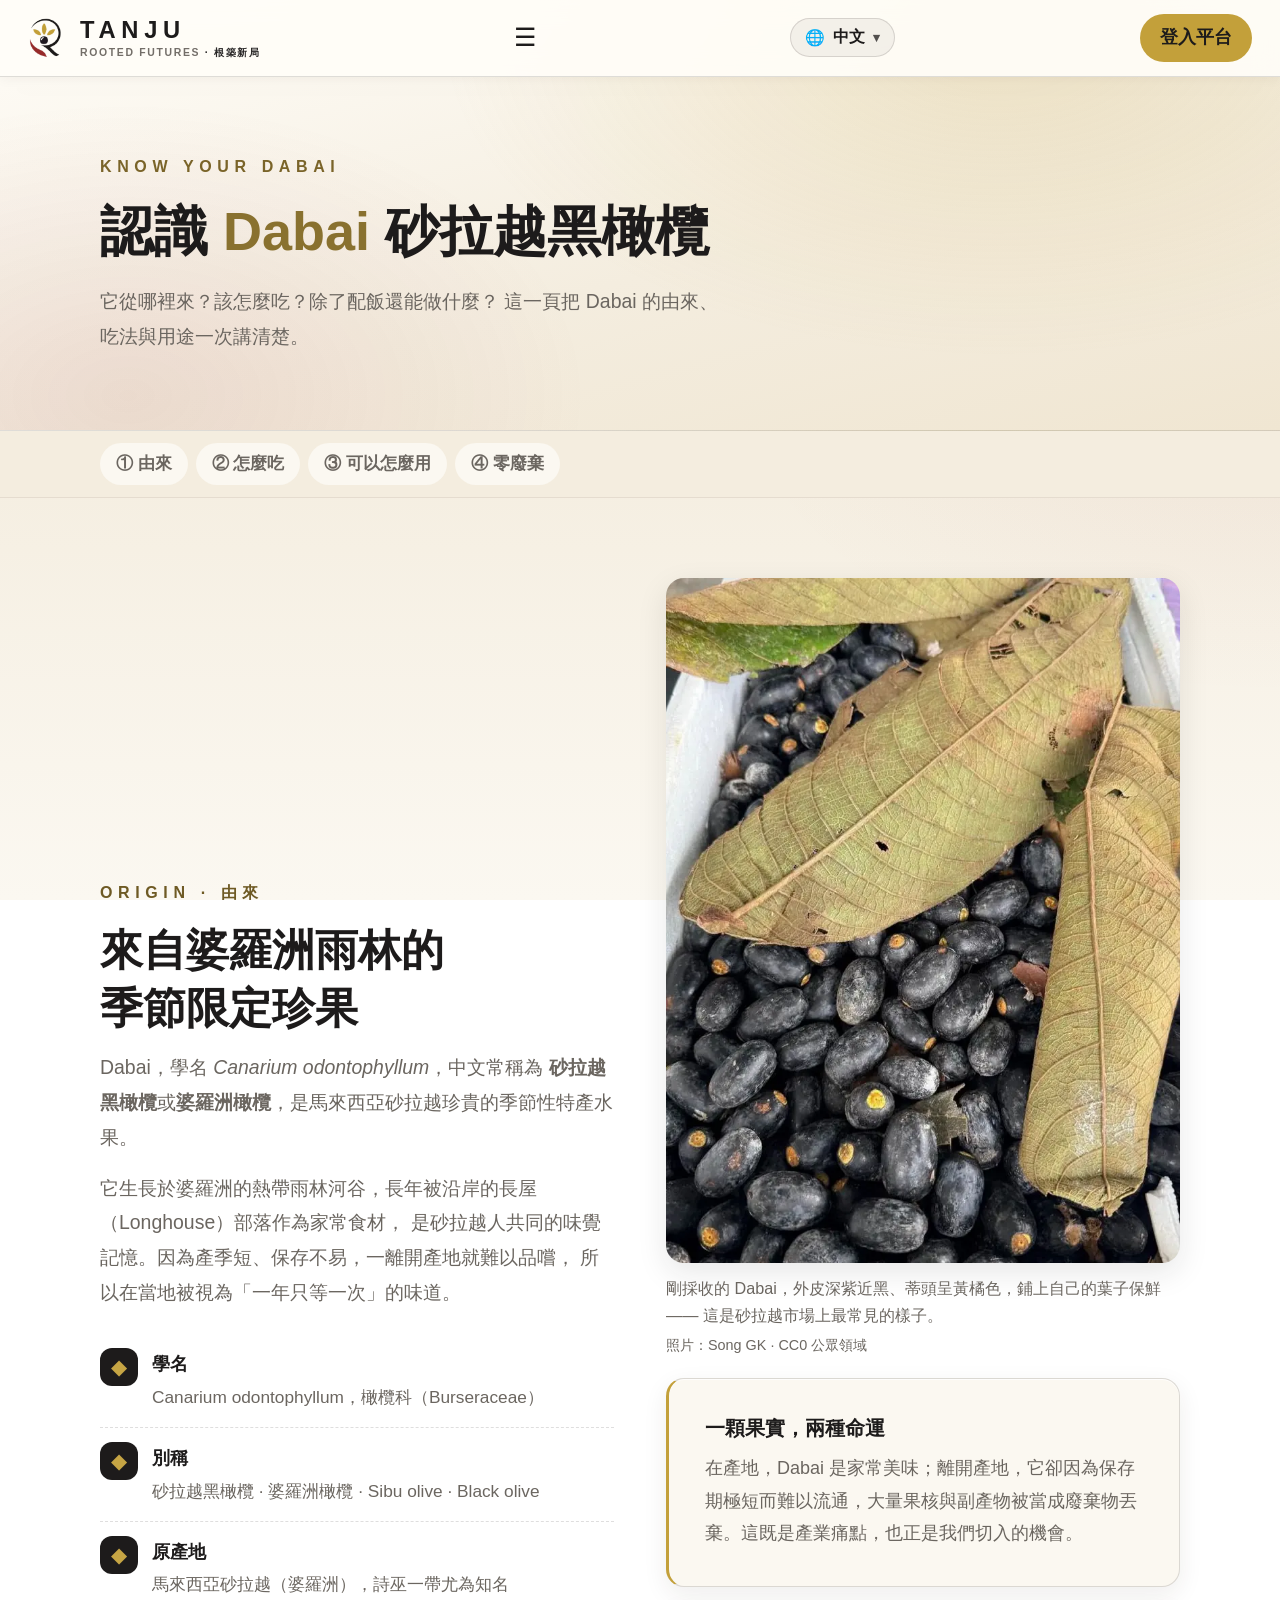
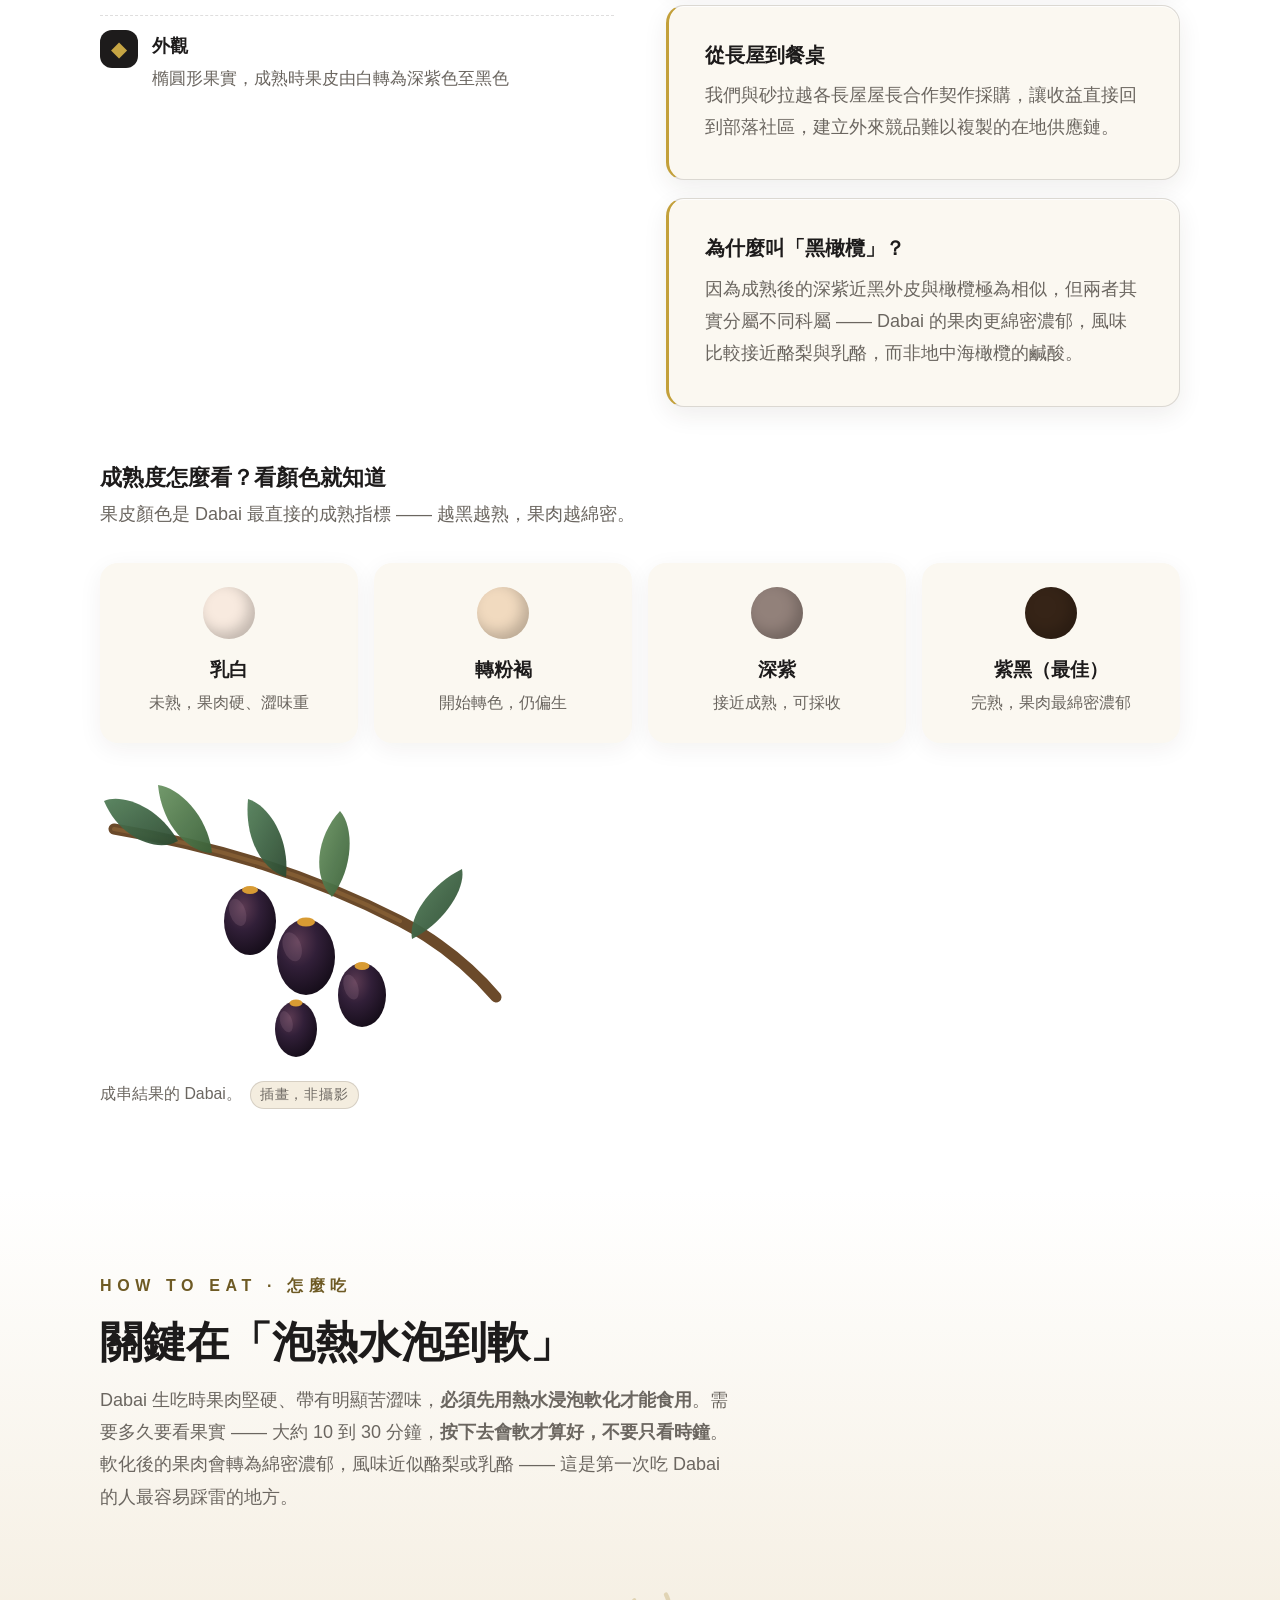
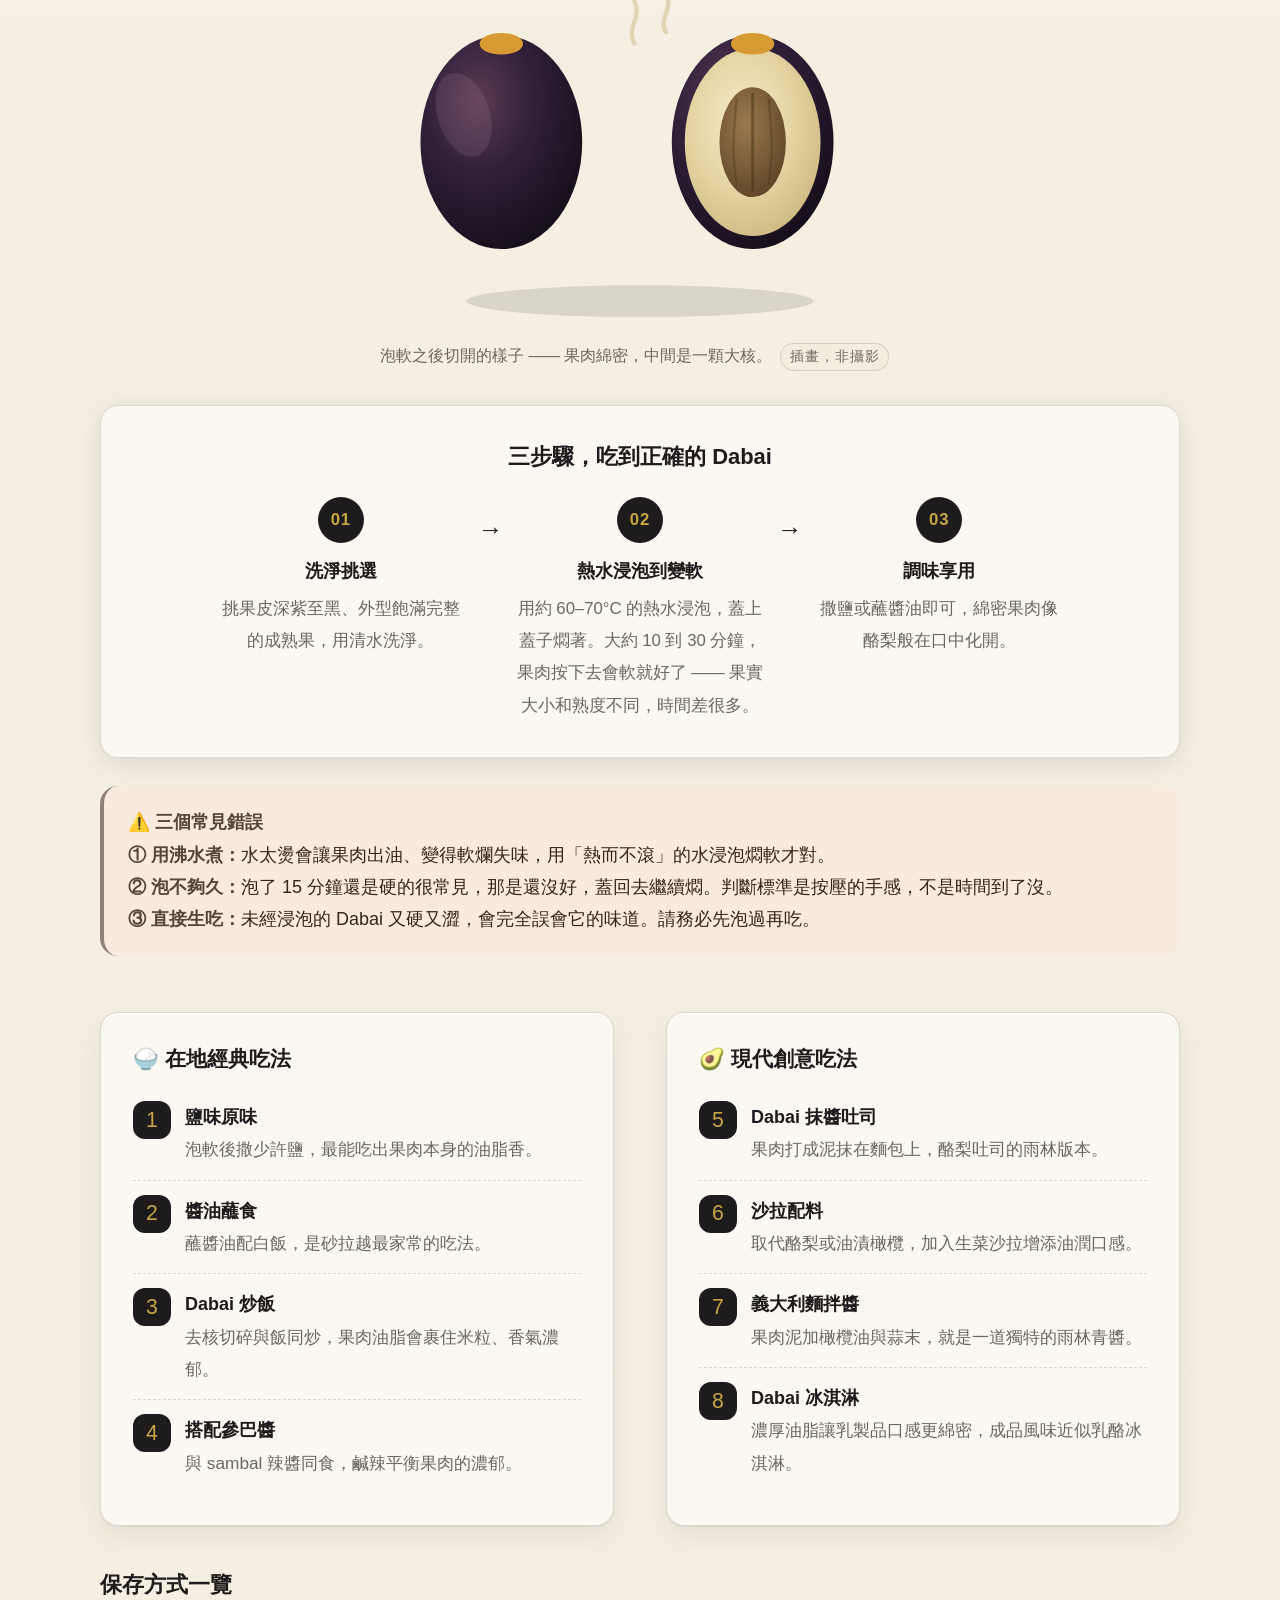
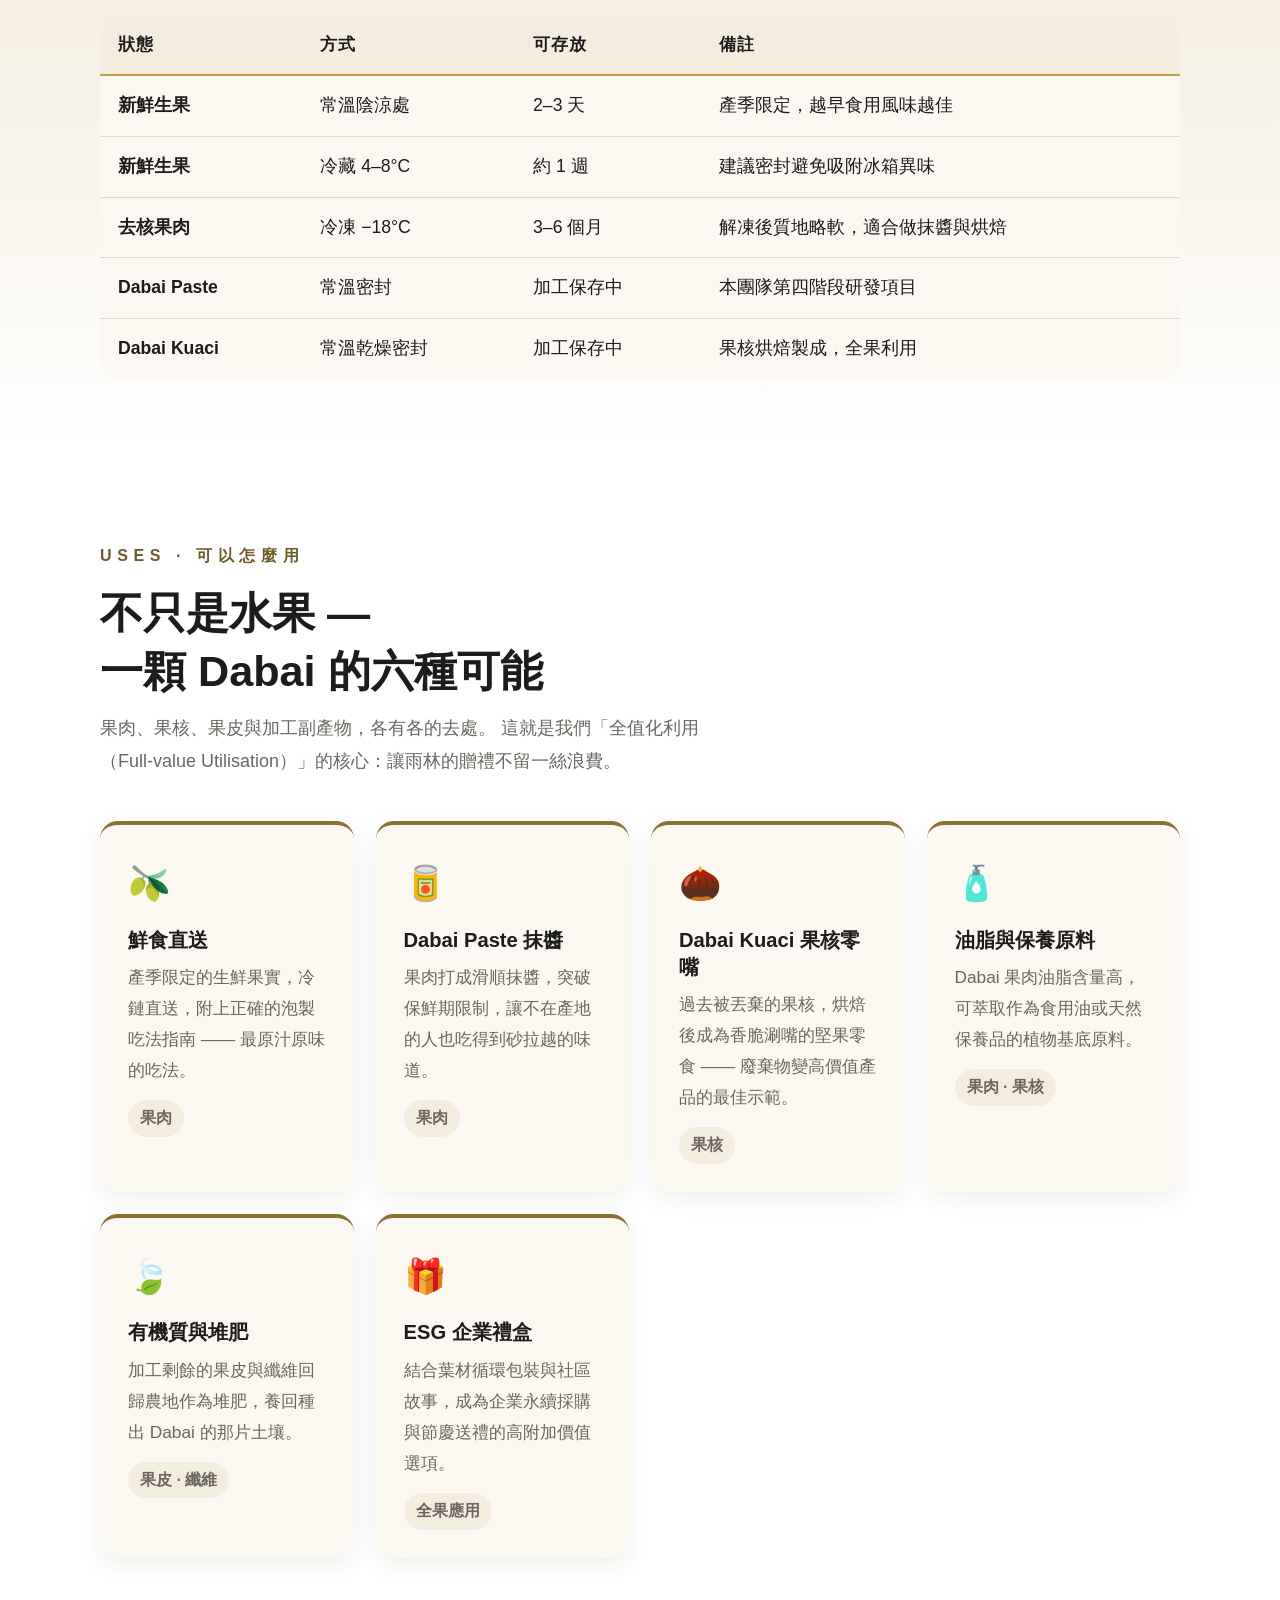
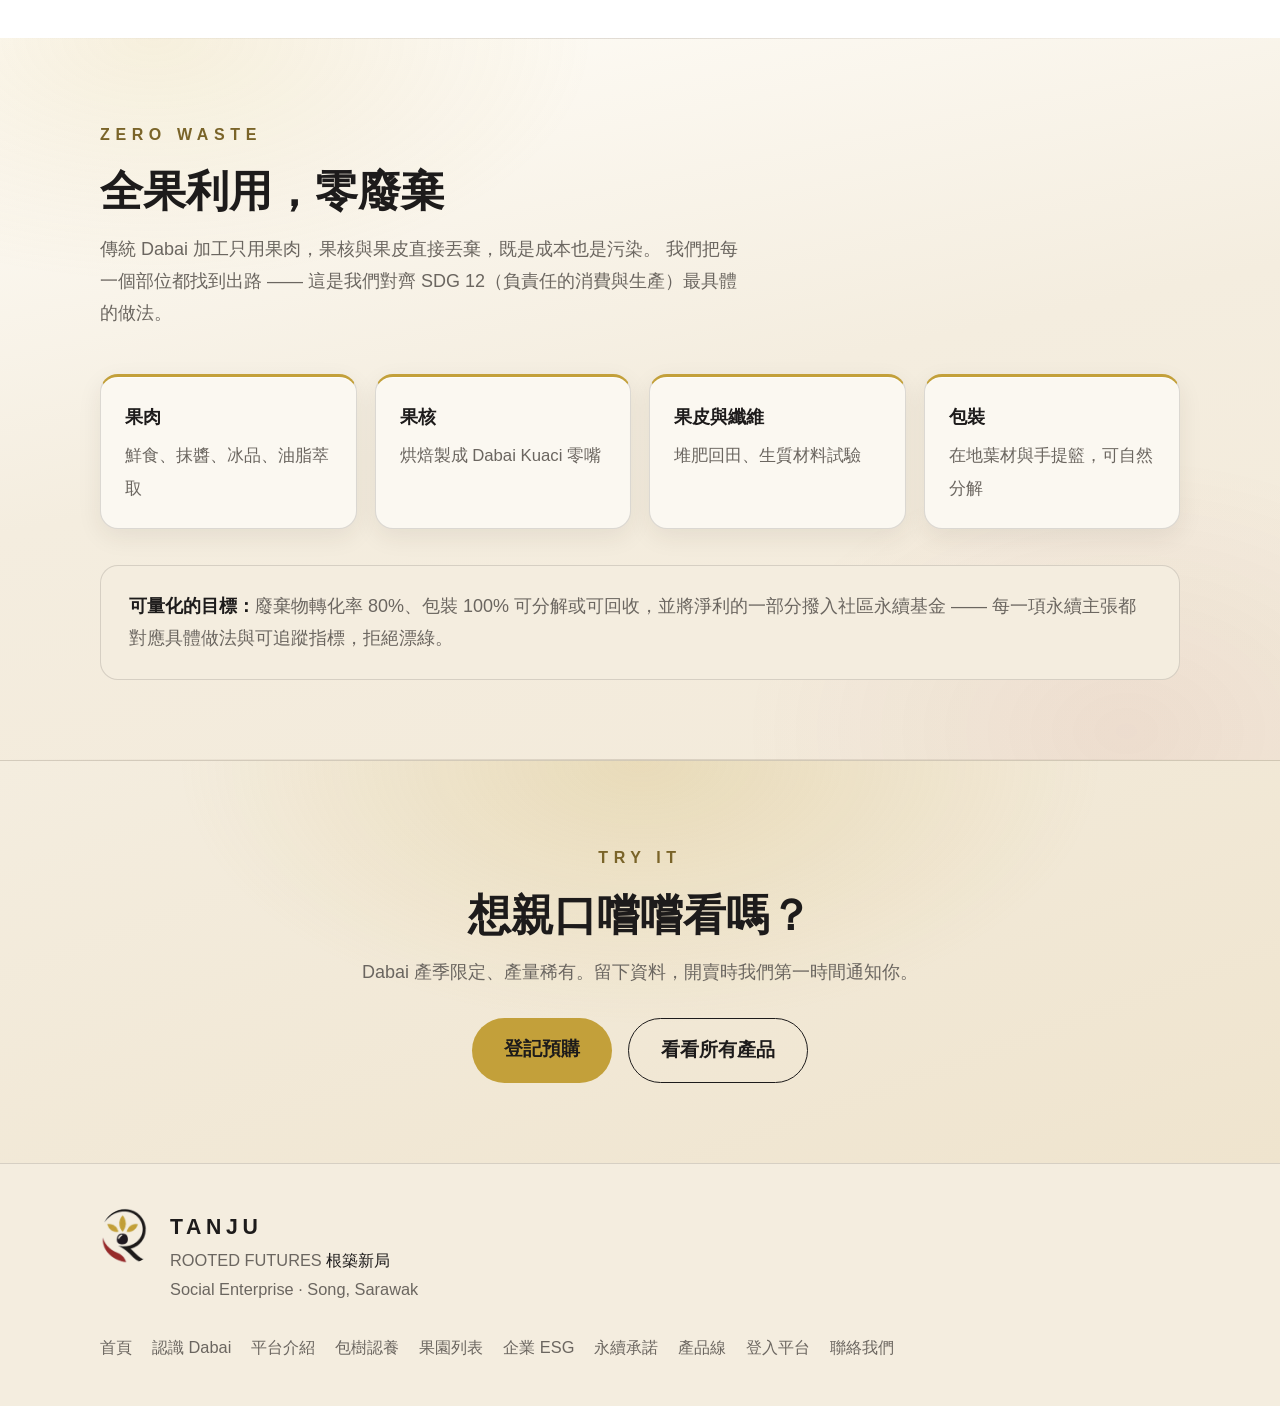
<file: dabai.html>
<!DOCTYPE html>
<html lang="zh-Hant">
<head>
<meta charset="UTF-8">
<meta name="viewport" content="width=device-width, initial-scale=1.0">
<title>認識 Dabai 黑橄欖｜由來 · 吃法 · 用途 — TANJU</title>
<meta name="description" content="Dabai（砂拉越黑橄欖，Canarium odontophyllum）的由來、正確吃法與多元用途。泡熱水泡到軟，就能吃到像酪梨般綿密的雨林風味。">
<link rel="icon" type="image/png" sizes="32x32" href="assets/img/favicon-32.png?v=a04ee1db">
<link rel="apple-touch-icon" href="assets/img/logo-180.png?v=a04ee1db">
<link rel="stylesheet" href="assets/style.css?v=a04ee1db">
<script src="assets/config.js?v=a04ee1db" defer></script>
<script src="assets/track.js?v=a04ee1db" defer></script>
<script src="assets/site.js?v=a04ee1db" defer></script>
<style>
  /* 本頁專用 */
  .anchor-bar{
    position:sticky;top:56px;z-index:50;
    background:var(--almond-soft);border-bottom:1px solid rgba(54,36,23,.08);
    padding:12px 24px;
  }
  .anchor-bar .wrap{display:flex;gap:8px;overflow-x:auto;-webkit-overflow-scrolling:touch}
  .anchor-bar a{
    white-space:nowrap;font-size:.93rem;font-weight:600;color:var(--ink-soft);
    padding:6px 16px;border-radius:99px;background:var(--snow);transition:.2s;
  }
  .anchor-bar a:hover{background:var(--coffee);color:var(--almond)}

  .ripen{display:grid;grid-template-columns:repeat(auto-fit,minmax(150px,1fr));gap:16px;margin-top:32px}
  .ripen-stage{text-align:center;background:var(--snow);border-radius:var(--radius);padding:24px 16px;box-shadow:0 6px 24px rgba(54,36,23,.06)}
  .ripen-dot{width:52px;height:52px;border-radius:50%;margin:0 auto 14px;box-shadow:inset -6px -6px 14px rgba(0,0,0,.22)}
  .rd-1{background:#F8EADF}
  .rd-2{background:#F1DABF}
  .rd-3{background:#92817A}
  .rd-4{background:#362417}
  .ripen-stage b{display:block;font-size:1.03rem}
  .ripen-stage span{font-size:.89rem;color:var(--ink-soft)}

  .warn{
    margin-top:28px;padding:20px 24px;border-radius:var(--radius);
    background:#F8EADF;border-left:4px solid #92817A;font-size:1rem;color:#362417;
  }
  .warn b{color:#56453A}

  .use-grid{display:grid;grid-template-columns:repeat(auto-fit,minmax(250px,1fr));gap:22px}
  .use-card{
    background:var(--snow);border-radius:var(--radius);padding:28px;
    box-shadow:0 6px 24px rgba(54,36,23,.08);
    border-top:4px solid var(--accent);transition:.25s;
  }
  .use-card:hover{transform:translateY(-5px);box-shadow:0 14px 34px rgba(54,36,23,.13)}
  .use-ico{font-size:1.9rem;margin-bottom:12px;display:block}
  .use-card h3{font-size:1.12rem;margin-bottom:8px}
  .use-card p{font-size:.96rem;color:var(--ink-soft)}
  .use-card .part{
    display:inline-block;margin-top:14px;font-size:.88rem;font-weight:700;
    background:var(--almond-soft);color:var(--taupe-deep);padding:4px 12px;border-radius:99px;
  }

  .zero-waste{display:grid;grid-template-columns:repeat(auto-fit,minmax(180px,1fr));gap:18px;margin-top:32px}
  .zw{background:var(--snow);border:1px solid var(--line);border-top:3px solid var(--gold);border-radius:var(--radius);padding:24px;
       box-shadow:inset 0 1px 0 rgba(255,255,255,.8), 0 8px 24px rgba(54,36,23,.08)}
  .zw b{display:block;color:var(--coffee);margin-bottom:6px}
  .zw span{font-size:.93rem;color:var(--ink-soft)}
  .zw-pct{font-size:1.6rem;font-weight:800;color:var(--coffee);display:block;margin-bottom:4px}
</style>
<script src="assets/lang/ms.js?v=a04ee1db" defer></script>
<script src="assets/lang/en.js?v=a04ee1db" defer></script>
<script src="assets/lang/iba.js?v=a04ee1db" defer></script>
<script src="assets/i18n.js?v=a04ee1db" defer></script>
</head>
<body>

<nav>
  <a class="logo" href="index.html"><img src="assets/img/logo.png?v=a04ee1db" alt="" width="40" height="40"><span class="logo-wm"><b class="logo-name">TANJU</b><i class="logo-sub">ROOTED FUTURES<span class="logo-zh"> · 根築新局</span></i></span></a>
  <button class="nav-toggle" aria-label="開關選單" aria-expanded="false">☰</button>
  <div class="nav-links">
    <a href="index.html">首頁</a>
    <a href="dabai.html" class="active">認識 Dabai</a>
    <a href="platform.html">平台介紹</a>
    <a href="trees.html">包樹認養</a>
    <a href="orchards.html">果園列表</a>
    <a href="esg.html">企業 ESG</a>
    <a href="sustainability.html">永續承諾</a>
  </div>
  <a class="nav-cta" href="app.html">登入平台</a>
</nav>

<div class="page-hero">
  <div class="wrap">
    <span class="eyebrow">Know Your Dabai</span>
    <h1>認識 <span class="accent">Dabai</span> 砂拉越黑橄欖</h1>
    <p>
      它從哪裡來？該怎麼吃？除了配飯還能做什麼？
      這一頁把 Dabai 的由來、吃法與用途一次講清楚。
    </p>
  </div>
</div>

<div class="anchor-bar">
  <div class="wrap">
    <a href="#origin">① 由來</a>
    <a href="#howto">② 怎麼吃</a>
    <a href="#uses">③ 可以怎麼用</a>
    <a href="#zero">④ 零廢棄</a>
  </div>
</div>

<!-- ========== ① 由來 ========== -->
<section id="origin">
  <div class="wrap">
    <div class="two-col reveal">
      <div>
        <span class="eyebrow">Origin · 由來</span>
        <h2 class="sec-title">來自婆羅洲雨林的<br>季節限定珍果</h2>
        <p class="lead">
          Dabai，學名 <i>Canarium odontophyllum</i>，中文常稱為
          <b>砂拉越黑橄欖</b>或<b>婆羅洲橄欖</b>，是馬來西亞砂拉越珍貴的季節性特產水果。
        </p>
        <p class="lead" style="margin-top:16px">
          它生長於婆羅洲的熱帶雨林河谷，長年被沿岸的長屋（Longhouse）部落作為家常食材，
          是砂拉越人共同的味覺記憶。因為產季短、保存不易，一離開產地就難以品嚐，
          所以在當地被視為「一年只等一次」的味道。
        </p>
        <ul class="fact-list">
          <li>
            <div class="fact-ico">◆</div>
            <div><b>學名</b><span>Canarium odontophyllum，橄欖科（Burseraceae）</span></div>
          </li>
          <li>
            <div class="fact-ico">◆</div>
            <div><b>別稱</b><span>砂拉越黑橄欖 · 婆羅洲橄欖 · Sibu olive · Black olive</span></div>
          </li>
          <li>
            <div class="fact-ico">◆</div>
            <div><b>原產地</b><span>馬來西亞砂拉越（婆羅洲），詩巫一帶尤為知名</span></div>
          </li>
          <li>
            <div class="fact-ico">◆</div>
            <div><b>外觀</b><span>橢圓形果實，成熟時果皮由白轉為深紫色至黑色</span></div>
          </li>
        </ul>
      </div>
      <div>
        <!-- 真實照片。CC0 授權，出處寫在 assets/img/photo/CREDITS.md -->
        <figure class="photo">
          <picture>
            <source srcset="assets/img/photo/dabai-tall.webp?v=a04ee1db" type="image/webp">
            <img src="assets/img/photo/dabai-tall.jpg?v=a04ee1db"
                 alt="市場木箱裡的 Dabai 果實，深紫近黑的外皮、蒂頭呈黃橘色，上面鋪著 Dabai 葉子保鮮"
                 width="760" height="1013" loading="lazy" decoding="async">
          </picture>
          <figcaption>
            剛採收的 Dabai，外皮深紫近黑、蒂頭呈黃橘色，鋪上自己的葉子保鮮 ——
            這是砂拉越市場上最常見的樣子。
            <span class="photo-credit">照片：Song GK · CC0 公眾領域</span>
          </figcaption>
        </figure>

        <div class="dark-card">
          <h3>一顆果實，兩種命運</h3>
          <p>在產地，Dabai 是家常美味；離開產地，它卻因為保存期極短而難以流通，大量果核與副產物被當成廢棄物丟棄。這既是產業痛點，也正是我們切入的機會。</p>
        </div>
        <div class="dark-card">
          <h3>從長屋到餐桌</h3>
          <p>我們與砂拉越各長屋屋長合作契作採購，讓收益直接回到部落社區，建立外來競品難以複製的在地供應鏈。</p>
        </div>
        <div class="dark-card">
          <h3>為什麼叫「黑橄欖」？</h3>
          <p>因為成熟後的深紫近黑外皮與橄欖極為相似，但兩者其實分屬不同科屬 —— Dabai 的果肉更綿密濃郁，風味比較接近酪梨與乳酪，而非地中海橄欖的鹹酸。</p>
        </div>
      </div>
    </div>

    <div class="reveal" style="margin-top:56px">
      <h3 style="font-size:1.22rem;margin-bottom:6px">成熟度怎麼看？看顏色就知道</h3>
      <p style="color:var(--ink-soft);font-size:1rem">果皮顏色是 Dabai 最直接的成熟指標 —— 越黑越熟，果肉越綿密。</p>
      <div class="ripen">
        <div class="ripen-stage">
          <div class="ripen-dot rd-1"></div>
          <b>乳白</b><span>未熟，果肉硬、澀味重</span>
        </div>
        <div class="ripen-stage">
          <div class="ripen-dot rd-2"></div>
          <b>轉粉褐</b><span>開始轉色，仍偏生</span>
        </div>
        <div class="ripen-stage">
          <div class="ripen-dot rd-3"></div>
          <b>深紫</b><span>接近成熟，可採收</span>
        </div>
        <div class="ripen-stage">
          <div class="ripen-dot rd-4"></div>
          <b>紫黑（最佳）</b><span>完熟，果肉最綿密濃郁</span>
        </div>
      </div>
      <figure class="art art-branch">
        <img src="assets/img/art/dabai-branch.svg" alt="結果中的 Dabai 枝條：成串的深紫色果實與羽狀複葉" loading="lazy">
        <figcaption>成串結果的 Dabai。<span class="art-note">插畫，非攝影</span></figcaption>
      </figure>
    </div>
  </div>
</section>

<!-- ========== ② 怎麼吃 ========== -->
<section id="howto" style="background:var(--almond-soft)">
  <div class="wrap">
    <div class="reveal">
      <span class="eyebrow">How to Eat · 怎麼吃</span>
      <h2 class="sec-title">關鍵在「泡熱水泡到軟」</h2>
      <p class="sec-sub">
        Dabai 生吃時果肉堅硬、帶有明顯苦澀味，<b>必須先用熱水浸泡軟化才能食用</b>。需要多久要看果實 —— 大約 10 到 30 分鐘，<b>按下去會軟才算好，不要只看時鐘</b>。
        軟化後的果肉會轉為綿密濃郁，風味近似酪梨或乳酪 —— 這是第一次吃 Dabai 的人最容易踩雷的地方。
      </p>
    </div>

    <figure class="art art-wide reveal">
      <img src="assets/img/art/dabai-cut.svg" alt="Dabai 剖面：薄果皮、乳黃綿密的果肉、中間一顆大果核" loading="lazy">
      <figcaption>泡軟之後切開的樣子 —— 果肉綿密，中間是一顆大核。<span class="art-note">插畫，非攝影</span></figcaption>
    </figure>

    <div class="howto reveal">
      <h3>三步驟，吃到正確的 Dabai</h3>
      <div class="howto-steps">
        <div class="howto-step">
          <div class="howto-num">01</div>
          <b>洗淨挑選</b>
          <span>挑果皮深紫至黑、外型飽滿完整的成熟果，用清水洗淨。</span>
        </div>
        <div class="howto-arrow">→</div>
        <div class="howto-step">
          <div class="howto-num">02</div>
          <b>熱水浸泡到變軟</b>
          <span>用約 60–70°C 的熱水浸泡，蓋上蓋子燜著。大約 10 到 30 分鐘，果肉按下去會軟就好了 —— 果實大小和熟度不同，時間差很多。</span>
        </div>
        <div class="howto-arrow">→</div>
        <div class="howto-step">
          <div class="howto-num">03</div>
          <b>調味享用</b>
          <span>撒鹽或蘸醬油即可，綿密果肉像酪梨般在口中化開。</span>
        </div>
      </div>
    </div>

    <div class="warn reveal">
      <b>⚠️ 三個常見錯誤</b><br>
      <b>① 用沸水煮：</b>水太燙會讓果肉出油、變得軟爛失味，用「熱而不滾」的水浸泡燜軟才對。<br>
      <b>② 泡不夠久：</b>泡了 15 分鐘還是硬的很常見，那是還沒好，蓋回去繼續燜。判斷標準是按壓的手感，不是時間到了沒。<br>
      <b>③ 直接生吃：</b>未經浸泡的 Dabai 又硬又澀，會完全誤會它的味道。請務必先泡過再吃。
    </div>

    <div class="two-col reveal" style="margin-top:56px">
      <div class="card">
        <h3 style="font-size:1.15rem;margin-bottom:14px">🍚 在地經典吃法</h3>
        <ul class="fact-list" style="margin-top:0">
          <li><div class="fact-ico">1</div><div><b>鹽味原味</b><span>泡軟後撒少許鹽，最能吃出果肉本身的油脂香。</span></div></li>
          <li><div class="fact-ico">2</div><div><b>醬油蘸食</b><span>蘸醬油配白飯，是砂拉越最家常的吃法。</span></div></li>
          <li><div class="fact-ico">3</div><div><b>Dabai 炒飯</b><span>去核切碎與飯同炒，果肉油脂會裹住米粒、香氣濃郁。</span></div></li>
          <li><div class="fact-ico">4</div><div><b>搭配參巴醬</b><span>與 sambal 辣醬同食，鹹辣平衡果肉的濃郁。</span></div></li>
        </ul>
      </div>
      <div class="card">
        <h3 style="font-size:1.15rem;margin-bottom:14px">🥑 現代創意吃法</h3>
        <ul class="fact-list" style="margin-top:0">
          <li><div class="fact-ico">5</div><div><b>Dabai 抹醬吐司</b><span>果肉打成泥抹在麵包上，酪梨吐司的雨林版本。</span></div></li>
          <li><div class="fact-ico">6</div><div><b>沙拉配料</b><span>取代酪梨或油漬橄欖，加入生菜沙拉增添油潤口感。</span></div></li>
          <li><div class="fact-ico">7</div><div><b>義大利麵拌醬</b><span>果肉泥加橄欖油與蒜末，就是一道獨特的雨林青醬。</span></div></li>
          <li><div class="fact-ico">8</div><div><b>Dabai 冰淇淋</b><span>濃厚油脂讓乳製品口感更綿密，成品風味近似乳酪冰淇淋。</span></div></li>
        </ul>
      </div>
    </div>

    <div class="reveal" style="margin-top:44px">
      <h3 style="font-size:1.22rem;margin-bottom:16px">保存方式一覽</h3>
      <div class="table-scroll">
        <table>
          <thead>
            <tr><th>狀態</th><th>方式</th><th>可存放</th><th>備註</th></tr>
          </thead>
          <tbody>
            <tr><td>新鮮生果</td><td>常溫陰涼處</td><td>2–3 天</td><td>產季限定，越早食用風味越佳</td></tr>
            <tr><td>新鮮生果</td><td>冷藏 4–8°C</td><td>約 1 週</td><td>建議密封避免吸附冰箱異味</td></tr>
            <tr><td>去核果肉</td><td>冷凍 −18°C</td><td>3–6 個月</td><td>解凍後質地略軟，適合做抹醬與烘焙</td></tr>
            <tr><td>Dabai Paste</td><td>常溫密封</td><td>加工保存中</td><td>本團隊第四階段研發項目</td></tr>
            <tr><td>Dabai Kuaci</td><td>常溫乾燥密封</td><td>加工保存中</td><td>果核烘焙製成，全果利用</td></tr>
          </tbody>
        </table>
      </div>
    </div>
  </div>
</section>

<!-- ========== ③ 可以怎麼用 ========== -->
<section id="uses">
  <div class="wrap">
    <div class="reveal">
      <span class="eyebrow">Uses · 可以怎麼用</span>
      <h2 class="sec-title">不只是水果 —<br>一顆 Dabai 的六種可能</h2>
      <p class="sec-sub">
        果肉、果核、果皮與加工副產物，各有各的去處。
        這就是我們「全值化利用（Full-value Utilisation）」的核心：讓雨林的贈禮不留一絲浪費。
      </p>
    </div>
    <div class="use-grid reveal">
      <div class="use-card">
        <span class="use-ico">🫒</span>
        <h3>鮮食直送</h3>
        <p>產季限定的生鮮果實，冷鏈直送，附上正確的泡製吃法指南 —— 最原汁原味的吃法。</p>
        <span class="part">果肉</span>
      </div>
      <div class="use-card">
        <span class="use-ico">🥫</span>
        <h3>Dabai Paste 抹醬</h3>
        <p>果肉打成滑順抹醬，突破保鮮期限制，讓不在產地的人也吃得到砂拉越的味道。</p>
        <span class="part">果肉</span>
      </div>
      <div class="use-card">
        <span class="use-ico">🌰</span>
        <h3>Dabai Kuaci 果核零嘴</h3>
        <p>過去被丟棄的果核，烘焙後成為香脆涮嘴的堅果零食 —— 廢棄物變高價值產品的最佳示範。</p>
        <span class="part">果核</span>
      </div>
      <div class="use-card">
        <span class="use-ico">🧴</span>
        <h3>油脂與保養原料</h3>
        <p>Dabai 果肉油脂含量高，可萃取作為食用油或天然保養品的植物基底原料。</p>
        <span class="part">果肉 · 果核</span>
      </div>
      <div class="use-card">
        <span class="use-ico">🍃</span>
        <h3>有機質與堆肥</h3>
        <p>加工剩餘的果皮與纖維回歸農地作為堆肥，養回種出 Dabai 的那片土壤。</p>
        <span class="part">果皮 · 纖維</span>
      </div>
      <div class="use-card">
        <span class="use-ico">🎁</span>
        <h3>ESG 企業禮盒</h3>
        <p>結合葉材循環包裝與社區故事，成為企業永續採購與節慶送禮的高附加價值選項。</p>
        <span class="part">全果應用</span>
      </div>
    </div>
  </div>
</section>

<!-- ========== ④ 零廢棄 ========== -->
<section id="zero" class="dark-section">
  <div class="wrap">
    <div class="reveal">
      <span class="eyebrow">Zero Waste</span>
      <h2 class="sec-title">全果利用，零廢棄</h2>
      <p class="sec-sub">
        傳統 Dabai 加工只用果肉，果核與果皮直接丟棄，既是成本也是污染。
        我們把每一個部位都找到出路 —— 這是我們對齊 SDG 12（負責任的消費與生產）最具體的做法。
      </p>
    </div>
    <div class="zero-waste reveal">
      <div class="zw"><b>果肉</b><span>鮮食、抹醬、冰品、油脂萃取</span></div>
      <div class="zw"><b>果核</b><span>烘焙製成 Dabai Kuaci 零嘴</span></div>
      <div class="zw"><b>果皮與纖維</b><span>堆肥回田、生質材料試驗</span></div>
      <div class="zw"><b>包裝</b><span>在地葉材與手提籃，可自然分解</span></div>
    </div>
    <div class="loop-note reveal">
      <b>可量化的目標：</b>廢棄物轉化率 80%、包裝 100% 可分解或可回收，並將淨利的一部分撥入社區永續基金 ——
      每一項永續主張都對應具體做法與可追蹤指標，拒絕漂綠。
    </div>
  </div>
</section>

<section class="cta-band">
  <div class="wrap">
    <span class="eyebrow">Try it</span>
    <h2 class="sec-title">想親口嚐嚐看嗎？</h2>
    <p>Dabai 產季限定、產量稀有。留下資料，開賣時我們第一時間通知你。</p>
    <div class="btn-row">
      <a class="btn btn-gold" href="contact.html">登記預購</a>
      <a class="btn btn-ghost" href="products.html">看看所有產品</a>
    </div>
  </div>
</section>

<footer>
  <div class="foot-grid">
    <div class="foot-brand"><img src="assets/img/logo.png?v=a04ee1db" alt="TANJU · ROOTED FUTURES 根築新局" width="56" height="56"><div><b>TANJU</b><br>ROOTED FUTURES<span class="logo-zh"> 根築新局</span><br>Social Enterprise · Song, Sarawak</div></div>
    <div class="foot-links">
      <a href="index.html">首頁</a>
      <a href="dabai.html">認識 Dabai</a>
      <a href="platform.html">平台介紹</a>
      <a href="trees.html">包樹認養</a>
      <a href="orchards.html">果園列表</a>
      <a href="esg.html">企業 ESG</a>
      <a href="sustainability.html">永續承諾</a>
      <a href="products.html">產品線</a>
      <a href="app.html">登入平台</a>
      <a href="contact.html">聯絡我們</a>
    </div>
  </div>
</footer>

</body>
</html>
</file>
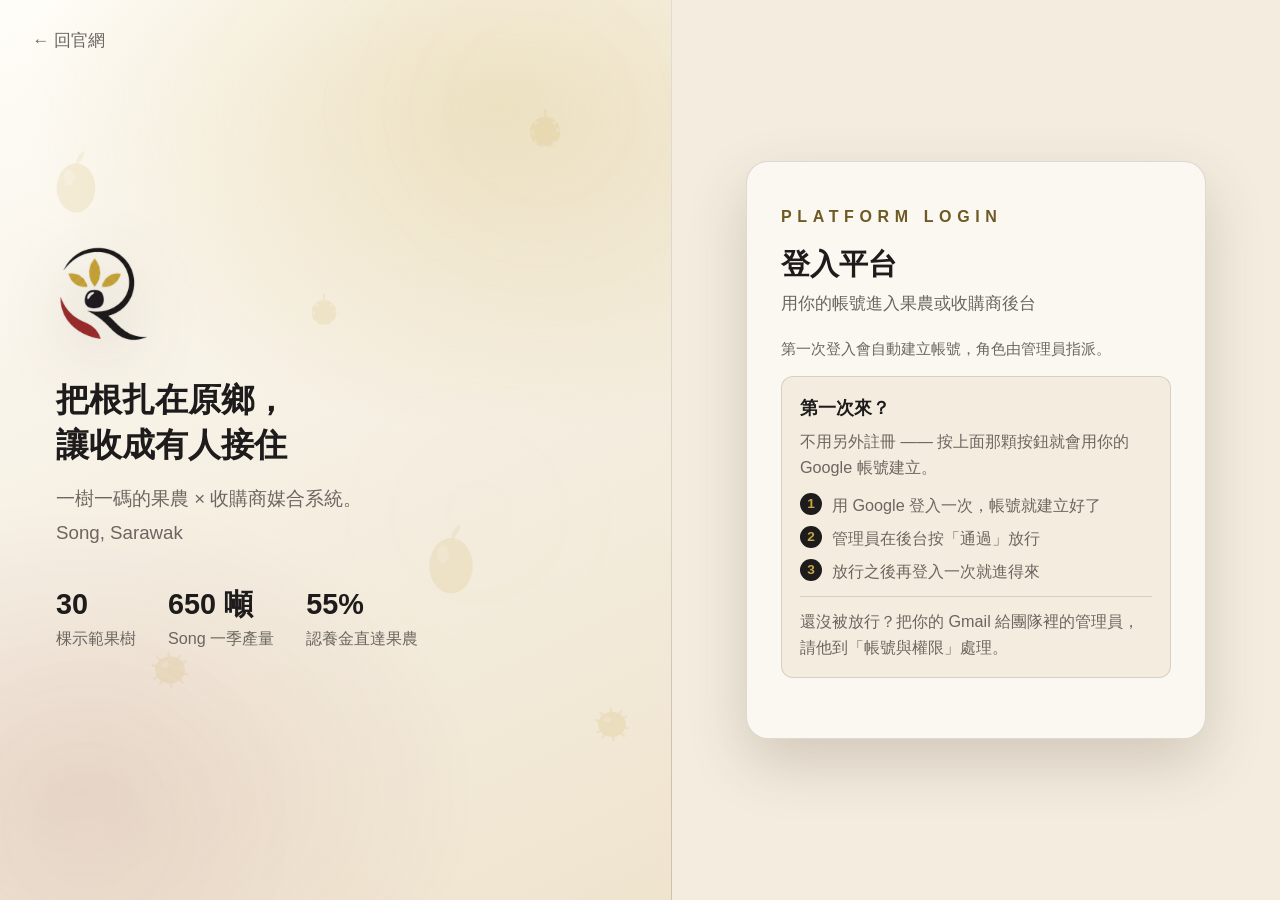
<file: dashboard.html>
<!DOCTYPE html>
<html lang="zh-Hant">
<head>
<meta charset="UTF-8">
<meta name="viewport" content="width=device-width, initial-scale=1.0">
<!-- 進場守門:在畫面繪製之前就決定放不放行,做到「沒權限連 0.1 秒都不閃」。
     1) 先用 CSS 把整頁藏起來(fail-closed:預設不顯示)。
     2) 同步檢查有沒有登入 session —— 沒有就當場導去登入頁,body 根本不會畫。
     3) 有 session 的,畫面維持隱藏,等 app.js 確認角色與啟用狀態後才顯示;
        不符就導走,全程看不到後台。 -->
<style id="gate-css">html.gate-pending body{visibility:hidden!important}</style>
<script>
(function () {
  try {
    document.documentElement.className += ' gate-pending';
    if (!sessionStorage.getItem('rf_app_session')) {
      location.replace('app.html');
    }
  } catch (e) {}
})();
</script>
<title>平台後台｜TANJU</title>
<meta name="robots" content="noindex">
<link rel="icon" type="image/png" sizes="32x32" href="assets/img/favicon-32.png?v=a04ee1db">
<link rel="apple-touch-icon" href="assets/img/logo-180.png?v=a04ee1db">
<link rel="stylesheet" href="assets/style.css?v=a04ee1db">
<script src="assets/config.js?v=a04ee1db" defer></script>
<script src="assets/track.js?v=a04ee1db" defer></script>
<script src="assets/auth-sb.js?v=a04ee1db" defer></script>
<script src="assets/store.js?v=a04ee1db" defer></script>
<script src="assets/site.js?v=a04ee1db" defer></script>
<script src="assets/app.js?v=a04ee1db" defer></script>
<script src="assets/lang/ms.js?v=a04ee1db" defer></script>
<script src="assets/lang/en.js?v=a04ee1db" defer></script>
<script src="assets/lang/iba.js?v=a04ee1db" defer></script>
<script src="assets/i18n.js?v=a04ee1db" defer></script>
</head>
<body class="admin">

<div class="admin-shell">

  <aside class="side" id="side">
    <a class="side-brand" href="index.html">
      <img src="assets/img/logo.png?v=a04ee1db" alt="" width="38" height="38">
      <span><b>TANJU</b><i>ROOTED FUTURES</i></span>
    </a>

    <div class="side-me">
      <div class="side-avatar" id="side-avatar">—</div>
      <div class="side-who">
        <b id="me-name">—</b>
        <span id="me-role">—</span>
      </div>
    </div>

    <p class="side-label">MENU</p>
    <div class="side-menu" id="app-nav"></div>

    <p class="side-label">其他</p>
    <div class="side-menu" id="app-extra"></div>
  </aside>

  <div class="side-veil" id="side-veil" hidden></div>

  <main class="admin-main">
    <nav class="admin-top">
      <button class="side-toggle" id="side-toggle" aria-label="開關功能列" aria-expanded="false">☰</button>
      <div class="crumb" id="crumb-wrap"><span id="crumb-root">後台</span> <span aria-hidden="true">/</span> <b id="crumb">—</b></div>
      <span class="net-pill" id="me-org">—</span>
      <button class="btn-signout top" id="logout" type="button">
        <span aria-hidden="true">⏻</span><span class="signout-label">登出</span>
      </button>
    </nav>

    <div class="admin-body" id="view"></div>
  </main>
</div>

<footer class="admin-foot">
  <div class="foot-grid">
    <div class="foot-brand"><img src="assets/img/logo.png?v=a04ee1db" alt="TANJU · ROOTED FUTURES 根築新局" width="56" height="56"><div><b>TANJU</b><br>ROOTED FUTURES<span class="logo-zh"> 根築新局</span><br>Social Enterprise · Song, Sarawak</div></div>
    <div class="foot-links">
      <a href="index.html">回官網</a>
      <a href="erp.html">TANJU Portal</a>
      <a href="coordinator.html">溝通者平台</a>
    </div>
  </div>
</footer>

<!-- 果樹編輯 / 認養彈窗 -->
<div class="modal-back" id="app-modal">
  <div class="modal checkout" role="dialog" aria-modal="true">
    <button class="modal-close" id="app-modal-close" aria-label="關閉">×</button>
    <div id="app-modal-body"></div>
  </div>
</div>

</body>
</html>
</file>
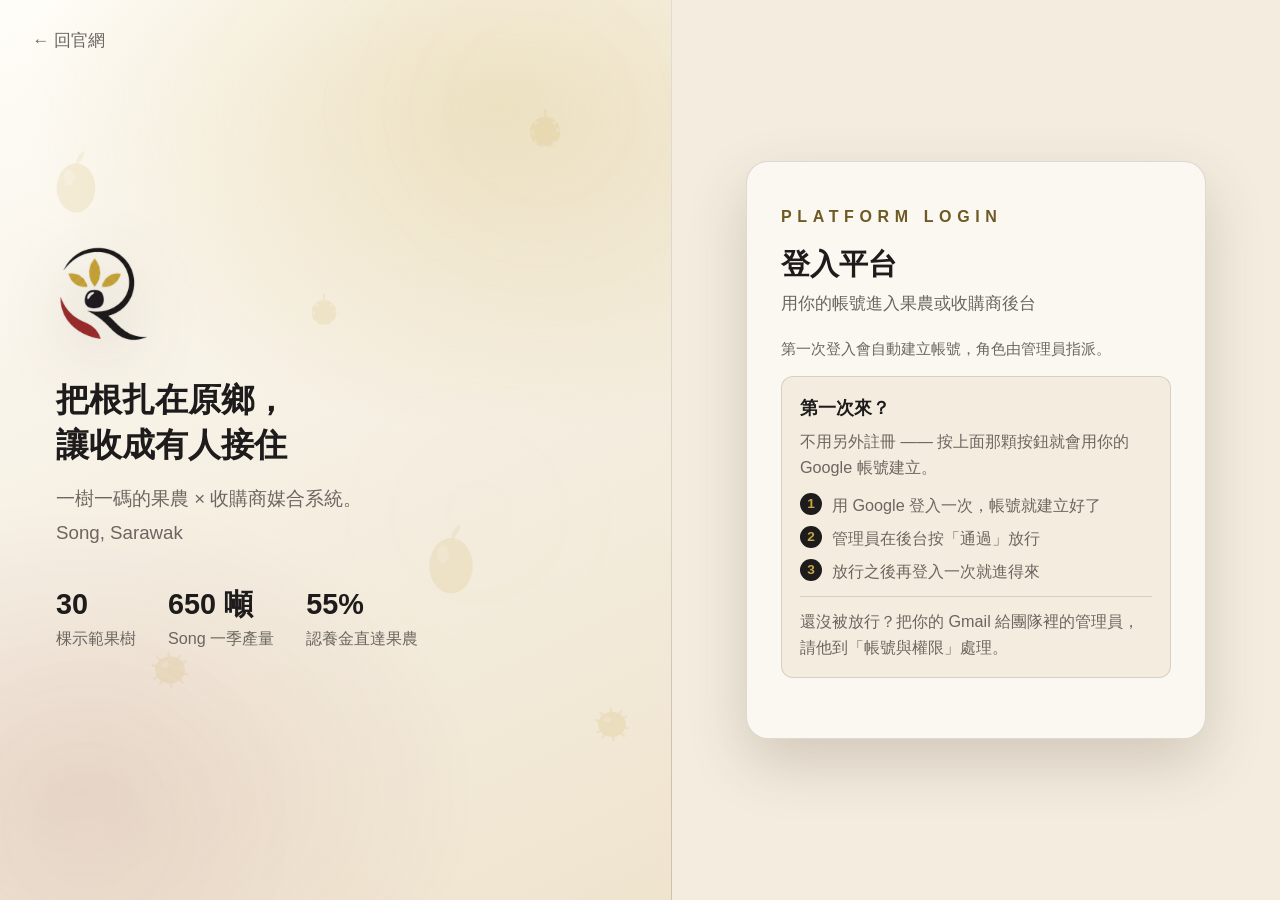
<file: erp.html>
<!DOCTYPE html>
<html lang="zh-Hant">
<head>
<meta charset="UTF-8">
<meta name="viewport" content="width=device-width, initial-scale=1.0">
<!-- 進場守門:在畫面繪製之前就決定放不放行,做到「沒權限連 0.1 秒都不閃」。
     1) 先用 CSS 把整頁藏起來(fail-closed:預設不顯示)。
     2) 同步檢查有沒有登入 session —— 沒有就當場導去登入頁,body 根本不會畫。
     3) 有 session 的,畫面維持隱藏,等 erp.js 確認角色與啟用狀態後才顯示;
        不符就導走,全程看不到後台。 -->
<style id="gate-css">html.gate-pending body{visibility:hidden!important}</style>
<script>
(function () {
  try {
    document.documentElement.className += ' gate-pending';
    if (!sessionStorage.getItem('rf_app_session')) {
      location.replace('app.html?next=erp.html');
    }
  } catch (e) {}
})();
</script>
<title>TANJU Portal（示範）</title>
<meta name="robots" content="noindex">
<link rel="icon" type="image/png" sizes="32x32" href="assets/img/favicon-32.png?v=a04ee1db">
<link rel="stylesheet" href="assets/style.css?v=a04ee1db">
<script src="assets/config.js?v=a04ee1db" defer></script>
<script src="assets/track.js?v=a04ee1db" defer></script>
<script src="assets/perm.js?v=a04ee1db" defer></script>
<script src="assets/auth-sb.js?v=a04ee1db" defer></script>
<script src="assets/store.js?v=a04ee1db" defer></script>
<script src="assets/site.js?v=a04ee1db" defer></script>
<script src="assets/docs.js?v=a04ee1db" defer></script>
<script src="assets/erp.js?v=a04ee1db" defer></script>
<script src="assets/social.js?v=a04ee1db" defer></script>
<script src="assets/analytics.js?v=a04ee1db" defer></script>
<script src="assets/lang/ms.js?v=a04ee1db" defer></script>
<script src="assets/lang/en.js?v=a04ee1db" defer></script>
<script src="assets/lang/iba.js?v=a04ee1db" defer></script>
<script src="assets/i18n.js?v=a04ee1db" defer></script>
</head>
<body class="admin">

<div class="admin-shell">

  <!-- ============ 左側功能列 ============ -->
  <aside class="side" id="side">
    <a class="side-brand" href="index.html">
      <img src="assets/img/logo.png?v=a04ee1db" alt="" width="38" height="38">
      <span><b>TANJU</b><i>ROOTED FUTURES</i></span>
    </a>

    <div class="side-me">
      <div class="side-avatar" id="side-avatar">—</div>
      <div class="side-who">
        <b id="side-name">未登入</b>
        <span id="side-role">Guest</span>
      </div>
    </div>

    <p class="side-label">MENU</p>
    <div class="side-menu" id="side-menu">
      <button data-i18n-keep class="side-item on" data-tab="overview" data-zh="總覽"><span class="si">▦</span>總覽</button>
      <button data-i18n-keep class="side-item" data-tab="analytics" data-zh="營運數據"><span class="si">📈</span>營運數據</button>
      <button data-i18n-keep class="side-item" data-tab="orders" data-zh="認養訂單"><span class="si">🧾</span>認養訂單</button>
      <button data-i18n-keep class="side-item" data-tab="invoices" data-zh="發票"><span class="si">📄</span>發票</button>
      <button data-i18n-keep class="side-item" data-tab="trees" data-zh="樹體資產"><span class="si">🌳</span>樹體資產</button>
      <button data-i18n-keep class="side-item" data-tab="customers" data-zh="客戶名單"><span class="si">👥</span>客戶名單</button>
      <button data-i18n-keep class="side-item" data-tab="reports" data-zh="樹況回報"><span class="si">📋</span>樹況回報</button>
      <button data-i18n-keep class="side-item" data-tab="commission" data-zh="佣金分潤"><span class="si">💰</span>佣金分潤</button>
      <button data-i18n-keep class="side-item" data-tab="social" data-zh="社群發文"><span class="si">📣</span>社群發文</button>
      <button data-i18n-keep class="side-item" data-tab="wages" data-zh="收益與工資"><span class="si">🧑‍🌾</span>收益與工資</button>
      <button data-i18n-keep class="side-item" data-tab="users" data-zh="帳號與權限"><span class="si">👤</span>帳號與權限</button>
    </div>

    <p class="side-label">其他</p>
    <div class="side-menu">
      <a data-i18n-keep class="side-item" href="coordinator.html"><span class="si">📍</span>溝通者平台</a>
      <a data-i18n-keep class="side-item" href="dashboard.html"><span class="si">🔑</span>使用者後台</a>
      <a data-i18n-keep class="side-item" href="index.html"><span class="si">↩</span>回前台</a>
    </div>
  </aside>

  <div class="side-veil" id="side-veil" hidden></div>

  <!-- ============ 右側內容 ============ -->
  <main class="admin-main">
    <nav class="admin-top">
      <button class="side-toggle" id="side-toggle" aria-label="開關功能列" aria-expanded="false">☰</button>
      <div class="crumb"><span>TANJU Portal</span> <span aria-hidden="true">/</span> <b id="crumb">總覽</b></div>
      <div class="plat-switch" id="plat-switch" data-perm="view.trees"></div>
      <button class="nav-cta" id="db-reset" type="button" data-perm="db.reset">重設示範資料</button>
      <button class="btn-signout top" id="logout" type="button">
        <span aria-hidden="true">⏻</span><span class="signout-label">登出</span>
      </button>
    </nav>

    <div class="admin-body">

    <div class="demo-banner">
      ⚠️ <b>示範系統（Demo）</b> ——
      這不是真的 ERP。GitHub Pages 沒有後端與資料庫，所有資料存在<b>你這台瀏覽器的 localStorage</b>，
      不會上傳到任何伺服器，清除瀏覽器資料就會消失，也沒有帳號權限控管。
      正式營運需要真正的後端與登入機制。
      <br><br>
      試試看：到<a href="trees.html" style="color:var(--coffee);font-weight:700;text-decoration:underline">包樹認養頁</a>完成一筆模擬認養，回來這頁就會多一筆訂單。
    </div>

    <div class="tab-pane on" data-panel="overview">
      <h3 class="panel-h">營運總覽 <small>Dashboard</small></h3>

      <!-- 總覽拆成三個視角。一頁塞下財務、社群、樹況三種東西，
           哪一個都看不清楚；分開之後每一頁只回答一個問題。 -->
      <details class="fold goals-set">
        <summary><h4 class="sub-h">本月目標 <small>Monthly targets</small></h4></summary>
        <p class="panel-note" style="margin-top:0">
          設定之後，下面三個視角各自會顯示進度與「照這個速度來不來得及」。
          留 0 就是不設目標，那一項不會出現進度條。
        </p>
        <div class="rate-box">
          <div class="fld">
            <label for="goal-revenue">平台收入（RM）</label>
            <input id="goal-revenue" type="number" min="0" step="10">
          </div>
          <div class="fld">
            <label for="goal-orders">認養訂單（筆）</label>
            <input id="goal-orders" type="number" min="0" step="1">
          </div>
          <div class="fld">
            <label for="goal-posts">社群貼文（篇）</label>
            <input id="goal-posts" type="number" min="0" step="1">
          </div>
          <div class="fld">
            <label for="goal-reports">現場回報（筆）</label>
            <input id="goal-reports" type="number" min="0" step="1">
          </div>
          <button class="btn btn-gold" id="goal-save" type="button" data-perm-disable="edit.settings">儲存目標</button>
        </div>
      </details>

      <div class="ov-switch" id="ov-switch" role="tablist">
        <button class="ovs on" data-ov="finance" role="tab" aria-selected="true">財務</button>
        <button class="ovs"    data-ov="social"  role="tab" aria-selected="false">社群</button>
        <button class="ovs"    data-ov="trees"   role="tab" aria-selected="false">樹況</button>
      </div>

      <!-- ── 財務 ── -->
      <section class="ov-view on" data-ov="finance">
        <div class="goals" id="goals-finance"></div>

        <h4 class="sub-h">本月表現 <small>This Month</small></h4>
        <div class="big-kpis" id="month-kpis"></div>

        <h4 class="sub-h">逐月走勢 <small>Monthly Trend</small></h4>
        <div class="chart-card">
          <!-- data-i18n-keep：這幾個 span 的文字剛好是字典裡的 key，
               整段翻譯會用 textContent 寫回去，把裡面的色塊 <i> 一起抹掉。 -->
          <div class="chart-legend">
            <span data-i18n-keep><i class="sw sw-rev"></i>平台收入</span>
            <span data-i18n-keep><i class="sw sw-cost"></i>平台支出</span>
            <span data-i18n-keep><i class="sw sw-net"></i>淨利</span>
          </div>
          <div class="chart-scroll" id="month-chart"></div>
        </div>

        <h4 class="sub-h">逐月明細 <small>Month by Month</small></h4>
        <div class="table-scroll"><table id="t-months"></table></div>

        <h4 class="sub-h">應收帳款 <small>Accounts Receivable</small></h4>
        <p class="panel-note">合約已成立但還沒收足的訂單。天數從訂單日算起。</p>
        <div class="table-scroll"><table id="t-ar"></table></div>
      </section>

      <!-- ── 社群 ── -->
      <section class="ov-view" data-ov="social">
        <div class="goals" id="goals-social"></div>

        <h4 class="sub-h">發文概況 <small>Publishing</small></h4>
        <div class="kpi-row" id="social-kpis"></div>

        <h4 class="sub-h">逐月發文 <small>Posts per month</small></h4>
        <div class="chart-card" id="social-chart"></div>

        <h4 class="sub-h">各平台 <small>By Channel</small></h4>
        <div class="table-scroll"><table id="t-ov-channels"></table></div>

        <h4 class="sub-h">最近貼文 <small>Recent Posts</small></h4>
        <div class="table-scroll"><table id="t-ov-posts"></table></div>
      </section>

      <!-- ── 樹況 ── -->
      <section class="ov-view" data-ov="trees">
        <div class="goals" id="goals-trees"></div>

        <h4 class="sub-h">樹體概況 <small>Orchard</small></h4>
        <div class="kpi-row" id="tree-kpis"></div>

        <h4 class="sub-h">逐月回報 <small>Reports per month</small></h4>
        <div class="chart-card" id="tree-chart"></div>

        <h4 class="sub-h">各果園 <small>By Orchard</small></h4>
        <div class="table-scroll"><table id="t-ov-orchards"></table></div>

        <h4 class="sub-h">最近回報 <small>Recent Field Reports</small></h4>
        <div class="table-scroll"><table id="t-ov-reports"></table></div>
      </section>
    </div>

    <!-- ============ 營運數據 ============
         會員有沒有回來用、用了哪些功能、訪客走到認養的哪一步。
         畫面由 assets/analytics.js 產生；登入、瀏覽這類「動作」
         記在 Supabase 的 events 表（supabase-migrate-events.sql）。 -->
    <div class="tab-pane" data-panel="analytics">
      <div class="an-head">
        <div>
          <h3 class="panel-h">營運數據 <small>Analytics</small></h3>
          <p class="panel-note" style="margin:0">會員註冊、每天有沒有回來用、用了哪些功能、認養和現場回報有多少。</p>
        </div>
        <div class="an-tools">
          <span class="dim an-stamp"><span>資料更新於</span> <b id="an-stamp">—</b></span>
          <button class="btn btn-outline an-btn" id="an-refresh" type="button">↻ <span>立即更新</span></button>
          <button class="btn btn-gold an-btn" id="an-export" type="button">⤓ <span>下載 Excel</span></button>
        </div>
      </div>

      <div class="an-range" id="an-range">
        <span class="an-range-k">日期區間</span>
        <button class="an-chip" data-range="today" type="button">今日</button>
        <button class="an-chip" data-range="yesterday" type="button">昨日</button>
        <button class="an-chip" data-range="d7" type="button">近 7 天</button>
        <button class="an-chip" data-range="d30" type="button">近 30 天</button>
        <button class="an-chip" data-range="month" type="button">本月</button>
        <button class="an-chip" data-range="lastmonth" type="button">上月</button>
        <button class="an-chip" data-range="year" type="button">今年</button>
        <span class="an-custom">
          <input type="date" id="an-from" aria-label="開始日期">
          <span aria-hidden="true">–</span>
          <input type="date" id="an-to" aria-label="結束日期">
        </span>
        <span class="an-span dim" id="an-span"></span>
      </div>

      <div class="an-notice" id="an-notice" hidden></div>

      <div class="ov-switch an-switch" id="an-switch" role="tablist">
        <button class="ovs on" data-an="overview" role="tab" aria-selected="true">總覽</button>
        <button class="ovs" data-an="features" role="tab" aria-selected="false">功能使用</button>
        <button class="ovs" data-an="funnel" role="tab" aria-selected="false">漏斗</button>
        <button class="ovs" data-an="retention" role="tab" aria-selected="false">留存</button>
        <button class="ovs" data-an="members" role="tab" aria-selected="false">會員活動</button>
      </div>

      <section class="an-view on" data-an="overview" id="an-overview"></section>
      <section class="an-view" data-an="features" id="an-features"></section>
      <section class="an-view" data-an="funnel" id="an-funnel"></section>
      <section class="an-view" data-an="retention" id="an-retention"></section>
      <section class="an-view" data-an="members" id="an-members"></section>
    </div>

    <div class="tab-pane" data-panel="orders">
      <h3 class="panel-h">認養訂單與預付款 <small>Orders &amp; Unearned Revenue</small></h3>

      <div class="kpi-row" id="order-kpis"></div>

      <!-- 狀態對照。操作的人最常問的就是「已付訂金」和「已付全額」差在哪，
           寫成一整段沒人會看，做成看得懂的對照卡比較實際。 -->
      <div class="status-key">
        <div>
          <span class="badge-wait">已付訂金</span>
          <b>收了一部分</b>
          <span>認養人先付了訂金鎖住這棵樹，尾款還沒收。這筆會出現在「待收」和發票的逾期名單裡。</span>
        </div>
        <div>
          <span class="badge-ok">已付全額</span>
          <b>收齊了</b>
          <span>合約金額全數收到，待收是 0。可以安排撥款給果農。</span>
        </div>
        <div>
          <span class="badge-wait">待付款</span>
          <b>還沒收到錢</b>
          <span>訂單成立但一毛都還沒進來。超過 14 天會在發票頁標成逾期。</span>
        </div>
      </div>

      <div class="table-scroll"><table id="t-orders"></table></div>
    </div>

    <div class="tab-pane" data-panel="invoices">
      <h3 class="panel-h">發票 <small>Invoices</small></h3>
      <p class="panel-note">
        每一筆認養訂單對應一張發票，編號跟著訂單走（RF-2026-0007 → INV-2026-0007）。
        到期日是訂單日起算 14 天，逾期未收足的會標成紅色。
      </p>

      <div class="kpi-row" id="inv-kpis"></div>

      <div class="rate-box">
        <div class="fld">
          <label for="inv-filter">只看</label>
          <select id="inv-filter">
            <option value="">全部發票</option>
            <option value="open">未收足</option>
            <option value="overdue">已逾期</option>
            <option value="paid">已收足</option>
          </select>
        </div>
      </div>

      <div class="table-scroll"><table id="t-invoices"></table></div>
    </div>

    <div class="tab-pane" data-panel="trees">
      <h3 class="panel-h">樹體資產 <small>Tree Assets · 一樹一碼</small></h3>
      <div class="filters" style="margin-bottom:18px">
        <div class="fld">
          <label for="erp-crop">作物</label>
          <select id="erp-crop">
            <option value="">全部</option>
            <option value="dabai">Dabai 黑橄欖</option>
          </select>
        </div>
        <div class="fld">
          <label for="erp-status">狀態</label>
          <select id="erp-status">
            <option value="">全部</option>
            <option value="available">開放認養</option>
            <option value="reserved">保留中</option>
            <option value="adopted">已認養</option>
          </select>
        </div>
      </div>
      <div class="table-scroll"><table id="t-trees"></table></div>
    </div>

    <div class="tab-pane" data-panel="customers">
      <h3 class="panel-h">客戶資料庫 <small>B2C 認養人 CRM &amp; B2B 潛在名單</small></h3>
      <h4 class="sub-h">B2C 認養人</h4>
      <div class="table-scroll"><table id="t-b2c"></table></div>
      <h4 class="sub-h">B2B 企業潛在名單</h4>
      <div class="table-scroll"><table id="t-b2b"></table></div>
    </div>

    <div class="tab-pane" data-panel="reports">
      <h3 class="panel-h">現場樹況回報 <small>Field Reports · 由溝通者平台寫入</small></h3>
      <div class="table-scroll"><table id="t-reports"></table></div>
    </div>


    <div class="tab-pane" data-panel="commission">
      <h3 class="panel-h">佣金與分潤 <small>Commission &amp; Farmer Payout</small></h3>

      <p class="panel-note">
        平台向<b>認養人／收購商</b>收取佣金，其餘全額給果農。
        果農那份再拆成「開花前訂金」與「採收後尾款」——
        重點是錢要在開花前就到果農手上，而不是等收成才有現金。
      </p>

      <div class="rate-box">
        <div class="fld">
          <label for="rate-commission">平台佣金％</label>
          <input id="rate-commission" type="number" min="0" max="100" step="0.5">
        </div>
        <div class="fld">
          <label for="rate-deposit">開花前訂金％（佔合約總額）</label>
          <input id="rate-deposit" type="number" min="0" max="100" step="0.5">
        </div>
        <div class="fld">
          <label for="rate-sst">SST 稅率％（發票用）</label>
          <input id="rate-sst" type="number" min="0" max="100" step="0.5">
          <small class="dim">沒有登記稅籍就留 0 —— 發票上不會出現稅額那一列。</small>
        </div>
        <button class="btn btn-gold" id="rate-save" type="button" data-perm-disable="edit.settings">儲存比例</button>
        <p class="rate-explain" id="rate-explain"></p>
      </div>

      <div class="kpi-row" id="comm-kpis"></div>

      <h4 class="sub-h">逐月走勢 <small>佣金與代撥</small></h4>
      <div class="chart-card" id="comm-chart"></div>

      <h4 class="sub-h">逐筆拆帳</h4>
      <div class="table-scroll"><table id="t-commission"></table></div>

      <h4 class="sub-h">撥款紀錄 <small>Payout Ledger</small></h4>
      <div class="table-scroll"><table id="t-payouts"></table></div>
    </div>


    <div class="tab-pane" data-panel="social">
      <h3 class="panel-h">社群產文產圖 <small>Facebook · Instagram · 小紅書</small></h3>

      <div class="post-maker">
        <div class="filters">
          <div class="fld">
            <label for="po-topic">題材</label>
            <select id="po-topic">
              <option value="tree">果樹 Tree ID</option>
              <option value="order">認養捷報</option>
              <option value="product">產品</option>
              <option value="free">自由發揮</option>
            </select>
          </div>
          <div class="fld">
            <label for="po-subject">對象</label>
            <select id="po-subject"></select>
          </div>
          <div class="fld">
            <label for="po-lang">預設顯示語言</label>
            <select id="po-lang">
              <option value="zh">中文</option>
              <option value="en">English</option>
              <option value="ms">Bahasa Melayu</option>
            </select>
          </div>
          <div class="fld">
            <label for="po-tone">語氣</label>
            <select id="po-tone"></select>
          </div>
        </div>

        <button class="btn btn-gold" id="po-gen" type="button">產生四個平台的文案與配圖</button>

        <div class="post-cards" id="po-cards"></div>
      </div>

      <details class="fold">
        <summary><h4 class="sub-h">排程表 <small>Content Calendar</small></h4></summary>
      <div class="cal-bar">
        <div class="fld">
          <label for="cal-start">從哪天開始</label>
          <input id="cal-start" type="date">
        </div>
        <div class="fld">
          <label for="cal-days">排幾天</label>
          <select id="cal-days">
            <option value="7">7 天</option>
            <option value="14">14 天</option>
            <option value="30">30 天</option>
          </select>
        </div>
        <button class="btn btn-gold" id="cal-gen" type="button">產生排程</button>
        <button class="btn btn-outline" id="cal-csv" type="button">匯出 CSV</button>
      </div>
      <div class="table-scroll"><table id="t-calendar"></table></div>
      </details>

      <h4 class="sub-h">發文紀錄</h4>
      <div class="table-scroll"><table id="t-posts"></table></div>
    </div>


    <div class="tab-pane" data-panel="users">
      <h3 class="panel-h">帳號與權限 <small>Users &amp; Roles</small></h3>

      

      <div data-perm="edit.users">
        <h4 class="sub-h">自訂角色 <small>Custom Roles</small></h4>
        <p class="panel-note" style="margin-top:0">
          內建的五個角色不夠用時，可以自己開一個 —— 勾選它能做什麼就好。
          <b>內建角色不能改也不能刪</b>，避免有人把超級管理員的權限拿掉之後把自己鎖在門外。
        </p>

        <div class="role-editor">
          <form id="role-form" autocomplete="off">
            <div class="form-row">
              <div>
                <label for="rl-key">角色代號 *</label>
                <input id="rl-key" type="text" required placeholder="英文小寫，例如 packer"
                       autocapitalize="none" spellcheck="false">
                <p class="fld-hint">存進資料庫用的識別碼，建立後不要再改。</p>
              </div>
              <div>
                <label for="rl-label">角色名稱 *</label>
                <input id="rl-label" type="text" required placeholder="例如 採收班長">
                <p class="fld-hint">畫面上顯示的名字。</p>
              </div>
            </div>

            <fieldset class="perm-picks">
              <legend>這個角色可以做什麼 *</legend>
              <div id="rl-perms"></div>
            </fieldset>

            <div class="form-error" id="rl-err" role="alert"></div>
            <div class="form-success" id="rl-ok"></div>

            <div class="btn-row">
              <button class="btn btn-gold" type="submit" style="border:none;cursor:pointer">儲存角色</button>
              <button class="btn btn-outline" type="button" id="rl-reset">清空重填</button>
            </div>
          </form>

          <div class="table-scroll" style="margin-top:22px"><table id="t-roles"></table></div>
        </div>
      </div>

      <h4 class="sub-h">待審核 <small>Pending approval</small></h4>
      <p class="panel-note">
        用 Google 登入過、但還沒被放行的申請。通過之後對方才進得來，
        預設角色是果農，可以在下面的清單再改。
      </p>
      <div class="table-scroll"><table id="t-pending"></table></div>

      <h4 class="sub-h">帳號 <small>Accounts</small></h4>
      <div class="table-scroll"><table id="t-users"></table></div>

      <!-- 只有具 edit.users 權限（超級管理員）看得到；
           沒權限的人連這個區塊都不會出現在畫面上 -->
      <div data-perm="edit.users">
        <h4 class="sub-h">怎麼把人加進來 <small>Adding people</small></h4>

        <div class="join-flow">
          <p class="panel-note" style="margin-top:0">
            改用 Google 登入之後，這裡<b>不再需要、也沒辦法替別人開帳號</b> ——
            密碼不在我們手上，帳號是對方自己用 Google 登入時建立的。
            你要做的是前後兩件事：先放行，再指派角色。
          </p>

          <ol class="join-steps">
            <li>
              <b>把對方的 Gmail 加進 Google 的測試名單</b>
              <span>
                目前這個應用還在 Testing 狀態，只有名單上的信箱登得進來。
                到 <a href="https://console.cloud.google.com/auth/audience" target="_blank" rel="noopener">Google Auth Platform → Audience</a>
                的 Test users 按 Add users。
              </span>
            </li>
            <li>
              <b>請對方自己登入一次</b>
              <span>
                打開 <a href="app.html">登入頁</a>，按「使用 Google 帳號登入」。
                成功之後下面的帳號清單就會多一列，預設角色是果農（權限最小的）。
              </span>
            </li>
            <li>
              <b>在下面把角色改成他該有的</b>
              <span>
                溝通者要能現場回報、財務看得到金額與撥款、編輯只能改內容。
                改完立刻生效，對方重新整理就看得到。
              </span>
            </li>
          </ol>

          <p class="join-note">
            少數幾個信箱寫在專案的 <code>assets/config.js</code> 的
            <code>SUPER_EMAILS</code> 裡，登入就直接是超級管理員 ——
            那是為了避免所有人都被鎖在門外時沒人救得回來，所以只由能改程式的人維護，
            不開放在這一頁編輯。
          </p>
        </div>
      </div>
    </div>

    <div class="tab-pane" data-panel="wages">
      <h3 class="panel-h">農民／摘果者／溝通者 收益紀錄 <small>Payouts</small></h3>

      <div class="kpi-row" id="wage-kpis"></div>

      <div class="btn-row" style="margin-bottom:20px">
        <button class="btn btn-outline" id="wage-print" type="button">列印 / 存成 PDF</button>
        <button class="btn btn-outline" id="wage-csv" type="button">匯出 CSV</button>
      </div>

      <div class="table-scroll" id="wage-sheet"><table id="t-wages"></table></div>
    </div>

    </div>
  </main>
</div>

<footer class="admin-foot">
  <div class="foot-grid">
    <div class="foot-brand"><img src="assets/img/logo.png?v=a04ee1db" alt="TANJU · ROOTED FUTURES 根築新局" width="56" height="56"><div><b>TANJU</b><br>ROOTED FUTURES<span class="logo-zh"> 根築新局</span><br>Social Enterprise · Song, Sarawak</div></div>
    <div class="foot-links">
      <a href="index.html">回前台</a>
      <a href="erp.html">TANJU Portal</a>
      <a href="coordinator.html">溝通者平台</a>
    </div>
  </div>
</footer>

</body>
</html>
</file>
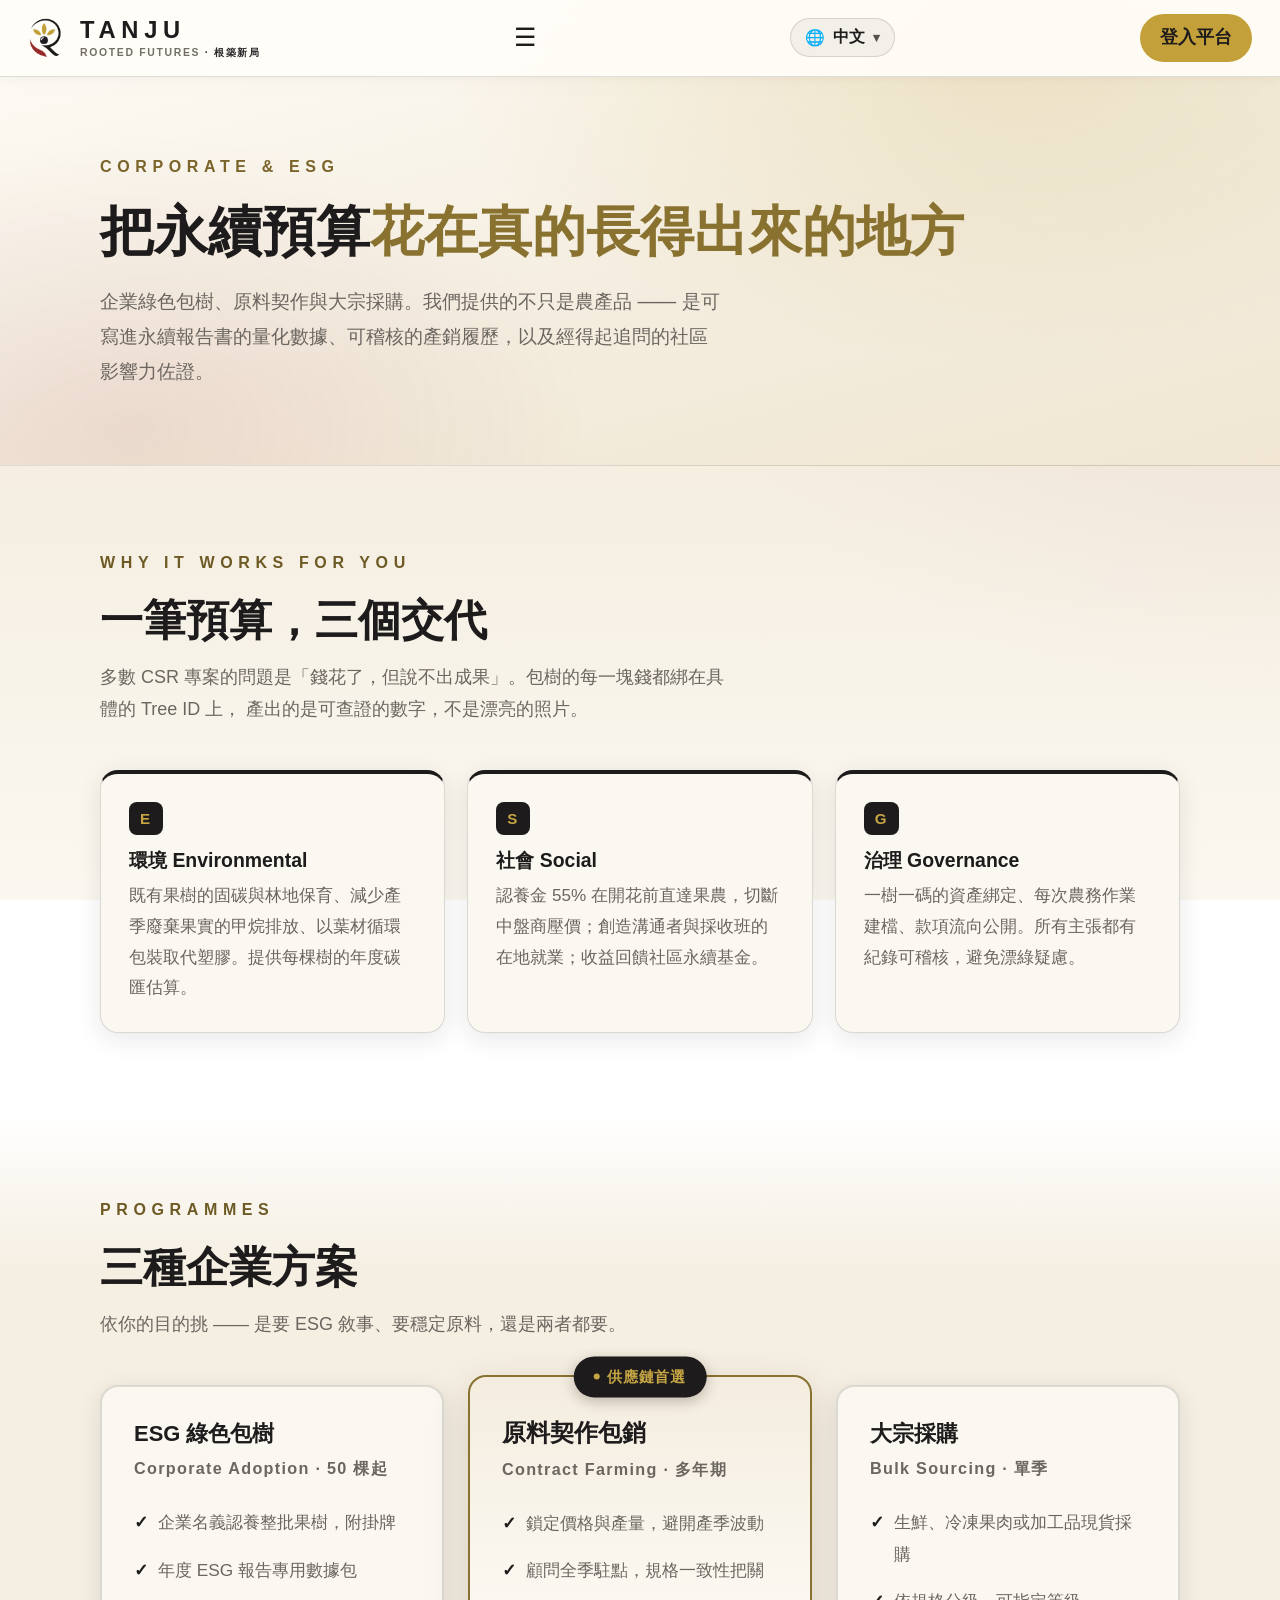
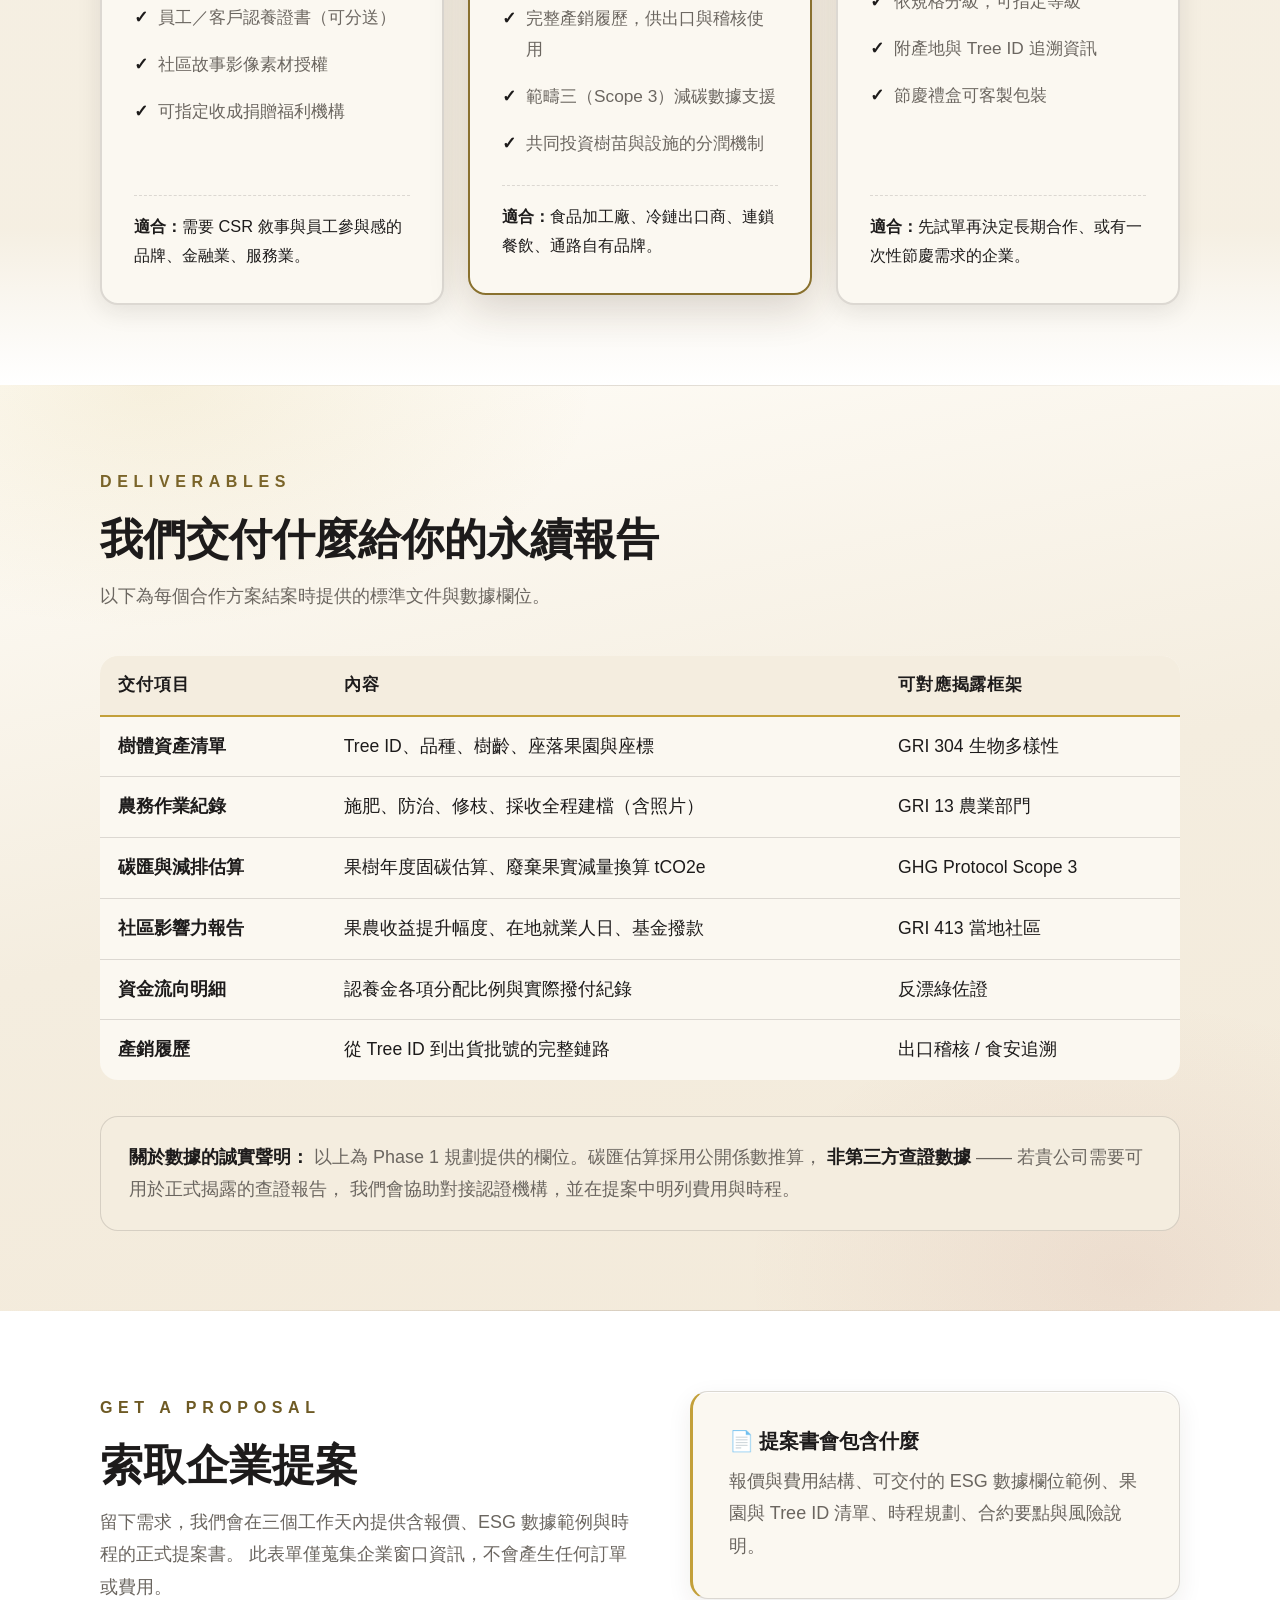
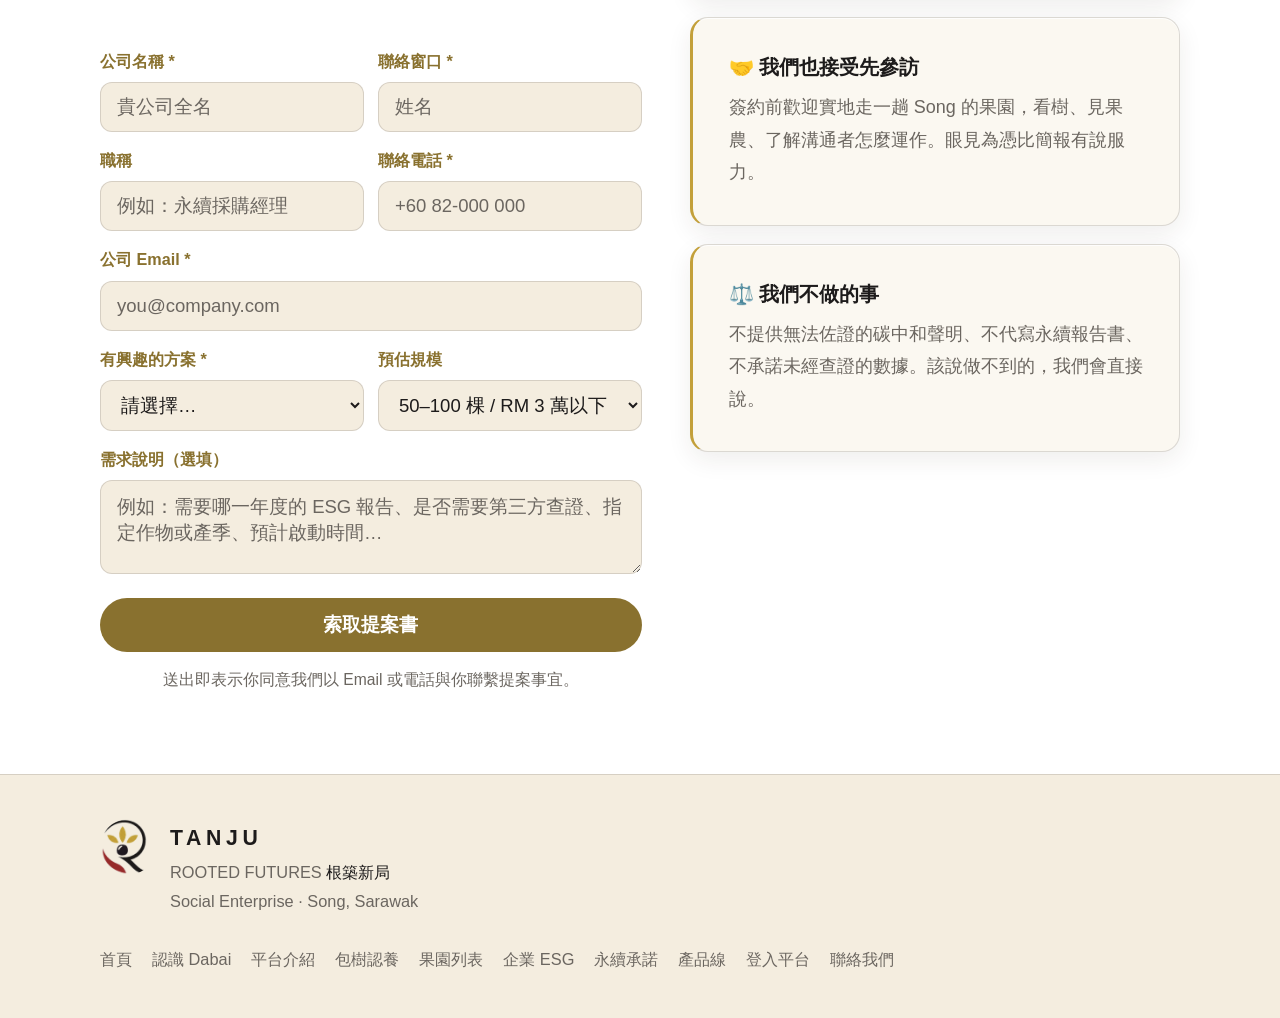
<file: esg.html>
<!DOCTYPE html>
<html lang="zh-Hant">
<head>
<meta charset="UTF-8">
<meta name="viewport" content="width=device-width, initial-scale=1.0">
<title>企業 ESG 包樹與契作｜綠色採購提案 — TANJU</title>
<meta name="description" content="企業 ESG 綠色包樹、原料契作與大宗採購。提供可寫入永續報告書的量化數據、產銷履歷與社區影響力佐證。">
<link rel="icon" type="image/png" sizes="32x32" href="assets/img/favicon-32.png?v=a04ee1db">
<link rel="apple-touch-icon" href="assets/img/logo-180.png?v=a04ee1db">
<link rel="stylesheet" href="assets/style.css?v=a04ee1db">
<script src="assets/config.js?v=a04ee1db" defer></script>
<script src="assets/track.js?v=a04ee1db" defer></script>
<script src="assets/auth-sb.js?v=a04ee1db" defer></script>
<script src="assets/store.js?v=a04ee1db" defer></script>
<script src="assets/site.js?v=a04ee1db" defer></script>
<style>
  .esg-grid{display:grid;grid-template-columns:repeat(auto-fit,minmax(min(240px,100%),1fr));gap:22px}
  .esg-card{
    background:var(--snow);border-radius:var(--radius);padding:28px;
    box-shadow:0 6px 24px var(--shadow);border:1px solid var(--line);
    border-top:4px solid var(--coffee);
  }
  .esg-card .tag{
    display:inline-block;background:var(--coffee);color:var(--almond);
    font-size:.84rem;font-weight:800;letter-spacing:.1em;
    padding:3px 11px;border-radius:8px;margin-bottom:12px;
  }
  .esg-card h3{font-size:1.08rem;margin-bottom:8px}
  .esg-card p{font-size:.95rem;color:var(--ink-soft)}
  .quote-grid{display:grid;grid-template-columns:1.05fr .95fr;gap:48px;align-items:start}
  @media(max-width:880px){.quote-grid{grid-template-columns:1fr}}
</style>
<script src="assets/lang/ms.js?v=a04ee1db" defer></script>
<script src="assets/lang/en.js?v=a04ee1db" defer></script>
<script src="assets/lang/iba.js?v=a04ee1db" defer></script>
<script src="assets/i18n.js?v=a04ee1db" defer></script>
</head>
<body>

<nav>
  <a class="logo" href="index.html"><img src="assets/img/logo.png?v=a04ee1db" alt="" width="40" height="40"><span class="logo-wm"><b class="logo-name">TANJU</b><i class="logo-sub">ROOTED FUTURES<span class="logo-zh"> · 根築新局</span></i></span></a>
  <button class="nav-toggle" aria-label="開關選單" aria-expanded="false">☰</button>
  <div class="nav-links">
    <a href="index.html">首頁</a>
    <a href="dabai.html">認識 Dabai</a>
    <a href="platform.html">平台介紹</a>
    <a href="trees.html">包樹認養</a>
    <a href="orchards.html">果園列表</a>
    <a href="esg.html" class="active">企業 ESG</a>
    <a href="sustainability.html">永續承諾</a>
  </div>
  <a class="nav-cta" href="app.html">登入平台</a>
</nav>

<div class="page-hero">
  <div class="wrap">
    <span class="eyebrow">Corporate &amp; ESG</span>
    <h1>把永續預算<span class="accent">花在真的長得出來的地方</span></h1>
    <p>
      企業綠色包樹、原料契作與大宗採購。我們提供的不只是農產品 ——
      是可寫進永續報告書的量化數據、可稽核的產銷履歷，以及經得起追問的社區影響力佐證。
    </p>
  </div>
</div>

<!-- 為什麼企業要包樹 -->
<section>
  <div class="wrap">
    <div class="reveal">
      <span class="eyebrow">Why It Works for You</span>
      <h2 class="sec-title">一筆預算，三個交代</h2>
      <p class="sec-sub">
        多數 CSR 專案的問題是「錢花了，但說不出成果」。包樹的每一塊錢都綁在具體的 Tree ID 上，
        產出的是可查證的數字，不是漂亮的照片。
      </p>
    </div>
    <div class="esg-grid reveal">
      <div class="esg-card">
        <span class="tag">E</span>
        <h3>環境 Environmental</h3>
        <p>既有果樹的固碳與林地保育、減少產季廢棄果實的甲烷排放、以葉材循環包裝取代塑膠。提供每棵樹的年度碳匯估算。</p>
      </div>
      <div class="esg-card">
        <span class="tag">S</span>
        <h3>社會 Social</h3>
        <p>認養金 55% 在開花前直達果農，切斷中盤商壓價；創造溝通者與採收班的在地就業；收益回饋社區永續基金。</p>
      </div>
      <div class="esg-card">
        <span class="tag">G</span>
        <h3>治理 Governance</h3>
        <p>一樹一碼的資產綁定、每次農務作業建檔、款項流向公開。所有主張都有紀錄可稽核，避免漂綠疑慮。</p>
      </div>
    </div>
  </div>
</section>

<!-- 方案 -->
<section style="background:var(--almond-soft)">
  <div class="wrap">
    <div class="reveal">
      <span class="eyebrow">Programmes</span>
      <h2 class="sec-title">三種企業方案</h2>
      <p class="sec-sub">依你的目的挑 —— 是要 ESG 敘事、要穩定原料，還是兩者都要。</p>
    </div>
    <div class="plan-grid reveal">
      <div class="plan">
        <h3>ESG 綠色包樹</h3>
        <span class="scale">Corporate Adoption · 50 棵起</span>
        <ul>
          <li>企業名義認養整批果樹，附掛牌</li>
          <li>年度 ESG 報告專用數據包</li>
          <li>員工／客戶認養證書（可分送）</li>
          <li>社區故事影像素材授權</li>
          <li>可指定收成捐贈福利機構</li>
        </ul>
        <div class="who-for"><b>適合：</b>需要 CSR 敘事與員工參與感的品牌、金融業、服務業。</div>
      </div>

      <div class="plan featured">
        <span class="plan-tag">供應鏈首選</span>
        <h3>原料契作包銷</h3>
        <span class="scale">Contract Farming · 多年期</span>
        <ul>
          <li>鎖定價格與產量，避開產季波動</li>
          <li>顧問全季駐點，規格一致性把關</li>
          <li>完整產銷履歷，供出口與稽核使用</li>
          <li>範疇三（Scope 3）減碳數據支援</li>
          <li>共同投資樹苗與設施的分潤機制</li>
        </ul>
        <div class="who-for"><b>適合：</b>食品加工廠、冷鏈出口商、連鎖餐飲、通路自有品牌。</div>
      </div>

      <div class="plan">
        <h3>大宗採購</h3>
        <span class="scale">Bulk Sourcing · 單季</span>
        <ul>
          <li>生鮮、冷凍果肉或加工品現貨採購</li>
          <li>依規格分級，可指定等級</li>
          <li>附產地與 Tree ID 追溯資訊</li>
          <li>節慶禮盒可客製包裝</li>
        </ul>
        <div class="who-for"><b>適合：</b>先試單再決定長期合作、或有一次性節慶需求的企業。</div>
      </div>
    </div>
  </div>
</section>

<!-- 可交付的 ESG 數據 -->
<section class="dark-section">
  <div class="wrap">
    <div class="reveal">
      <span class="eyebrow">Deliverables</span>
      <h2 class="sec-title">我們交付什麼給你的永續報告</h2>
      <p class="sec-sub">以下為每個合作方案結案時提供的標準文件與數據欄位。</p>
    </div>
    <div class="table-scroll reveal">
      <table>
        <thead>
          <tr><th>交付項目</th><th>內容</th><th>可對應揭露框架</th></tr>
        </thead>
        <tbody>
          <tr><td>樹體資產清單</td><td>Tree ID、品種、樹齡、座落果園與座標</td><td>GRI 304 生物多樣性</td></tr>
          <tr><td>農務作業紀錄</td><td>施肥、防治、修枝、採收全程建檔（含照片）</td><td>GRI 13 農業部門</td></tr>
          <tr><td>碳匯與減排估算</td><td>果樹年度固碳估算、廢棄果實減量換算 tCO2e</td><td>GHG Protocol Scope 3</td></tr>
          <tr><td>社區影響力報告</td><td>果農收益提升幅度、在地就業人日、基金撥款</td><td>GRI 413 當地社區</td></tr>
          <tr><td>資金流向明細</td><td>認養金各項分配比例與實際撥付紀錄</td><td>反漂綠佐證</td></tr>
          <tr><td>產銷履歷</td><td>從 Tree ID 到出貨批號的完整鏈路</td><td>出口稽核 / 食安追溯</td></tr>
        </tbody>
      </table>
    </div>
    <div class="loop-note reveal">
      <b>關於數據的誠實聲明：</b>
      以上為 Phase 1 規劃提供的欄位。碳匯估算採用公開係數推算，
      <b>非第三方查證數據</b> —— 若貴公司需要可用於正式揭露的查證報告，
      我們會協助對接認證機構，並在提案中明列費用與時程。
    </div>
  </div>
</section>

<!-- 詢價表單 -->
<section>
  <div class="wrap">
    <div class="quote-grid">
      <div class="reveal">
        <span class="eyebrow">Get a Proposal</span>
        <h2 class="sec-title">索取企業提案</h2>
        <p class="sec-sub">
          留下需求，我們會在三個工作天內提供含報價、ESG 數據範例與時程的正式提案書。
          此表單僅蒐集企業窗口資訊，不會產生任何訂單或費用。
        </p>

        <form data-preorder="#esg-ok" data-error="#esg-err">
          <input type="hidden" name="form_type" value="企業 ESG 詢價">
          <div class="form-row">
            <div>
              <label for="e-company">公司名稱 *</label>
              <input id="e-company" name="company" type="text" placeholder="貴公司全名" required>
            </div>
            <div>
              <label for="e-name">聯絡窗口 *</label>
              <input id="e-name" name="name" type="text" placeholder="姓名" required>
            </div>
          </div>
          <div class="form-row">
            <div>
              <label for="e-title">職稱</label>
              <input id="e-title" name="title" type="text" placeholder="例如：永續採購經理">
            </div>
            <div>
              <label for="e-phone">聯絡電話 *</label>
              <input id="e-phone" name="phone" type="tel" placeholder="+60 82-000 000" required>
            </div>
          </div>
          <div>
            <label for="e-email">公司 Email *</label>
            <input id="e-email" name="email" type="email" placeholder="you@company.com" required>
          </div>
          <div class="form-row">
            <div>
              <label for="e-prog">有興趣的方案 *</label>
              <select id="e-prog" name="programme" required>
                <option value="">請選擇…</option>
                <option>ESG 綠色包樹（50 棵起）</option>
                <option>原料契作包銷（多年期）</option>
                <option>大宗採購（單季）</option>
                <option>節慶禮盒客製</option>
                <option>還在評估，想先了解</option>
              </select>
            </div>
            <div>
              <label for="e-scale">預估規模</label>
              <select id="e-scale" name="scale">
                <option>50–100 棵 / RM 3 萬以下</option>
                <option>100–300 棵 / RM 3–10 萬</option>
                <option>300 棵以上 / RM 10–30 萬</option>
                <option>RM 30 萬以上</option>
                <option>尚未確定</option>
              </select>
            </div>
          </div>
          <div>
            <label for="e-need">需求說明（選填）</label>
            <textarea id="e-need" name="msg" rows="3" placeholder="例如：需要哪一年度的 ESG 報告、是否需要第三方查證、指定作物或產季、預計啟動時間…"></textarea>
          </div>
          <input type="text" name="_gotcha" tabindex="-1" autocomplete="off"
                 aria-hidden="true" style="position:absolute;left:-9999px;width:1px;height:1px">
          <button class="btn btn-gold" type="submit" style="border:none;cursor:pointer">索取提案書</button>
          <p class="form-note">送出即表示你同意我們以 Email 或電話與你聯繫提案事宜。</p>
        </form>

        <div class="form-error" id="esg-err" role="alert"></div>
        <div class="form-success" id="esg-ok">
          🌿 <b>已收到你的需求！</b><br>
          我們會在三個工作天內以 Email 寄出正式提案書。
        </div>
      </div>

      <div class="reveal">
        <div class="dark-card">
          <h3>📄 提案書會包含什麼</h3>
          <p>報價與費用結構、可交付的 ESG 數據欄位範例、果園與 Tree ID 清單、時程規劃、合約要點與風險說明。</p>
        </div>
        <div class="dark-card">
          <h3>🤝 我們也接受先參訪</h3>
          <p>簽約前歡迎實地走一趟 Song 的果園，看樹、見果農、了解溝通者怎麼運作。眼見為憑比簡報有說服力。</p>
        </div>
        <div class="dark-card">
          <h3>⚖️ 我們不做的事</h3>
          <p>不提供無法佐證的碳中和聲明、不代寫永續報告書、不承諾未經查證的數據。該說做不到的，我們會直接說。</p>
        </div>
      </div>
    </div>
  </div>
</section>

<footer>
  <div class="foot-grid">
    <div class="foot-brand"><img src="assets/img/logo.png?v=a04ee1db" alt="TANJU · ROOTED FUTURES 根築新局" width="56" height="56"><div><b>TANJU</b><br>ROOTED FUTURES<span class="logo-zh"> 根築新局</span><br>Social Enterprise · Song, Sarawak</div></div>
    <div class="foot-links">
      <a href="index.html">首頁</a>
      <a href="dabai.html">認識 Dabai</a>
      <a href="platform.html">平台介紹</a>
      <a href="trees.html">包樹認養</a>
      <a href="orchards.html">果園列表</a>
      <a href="esg.html">企業 ESG</a>
      <a href="sustainability.html">永續承諾</a>
      <a href="products.html">產品線</a>
      <a href="app.html">登入平台</a>
      <a href="contact.html">聯絡我們</a>
    </div>
  </div>
</footer>

</body>
</html>
</file>
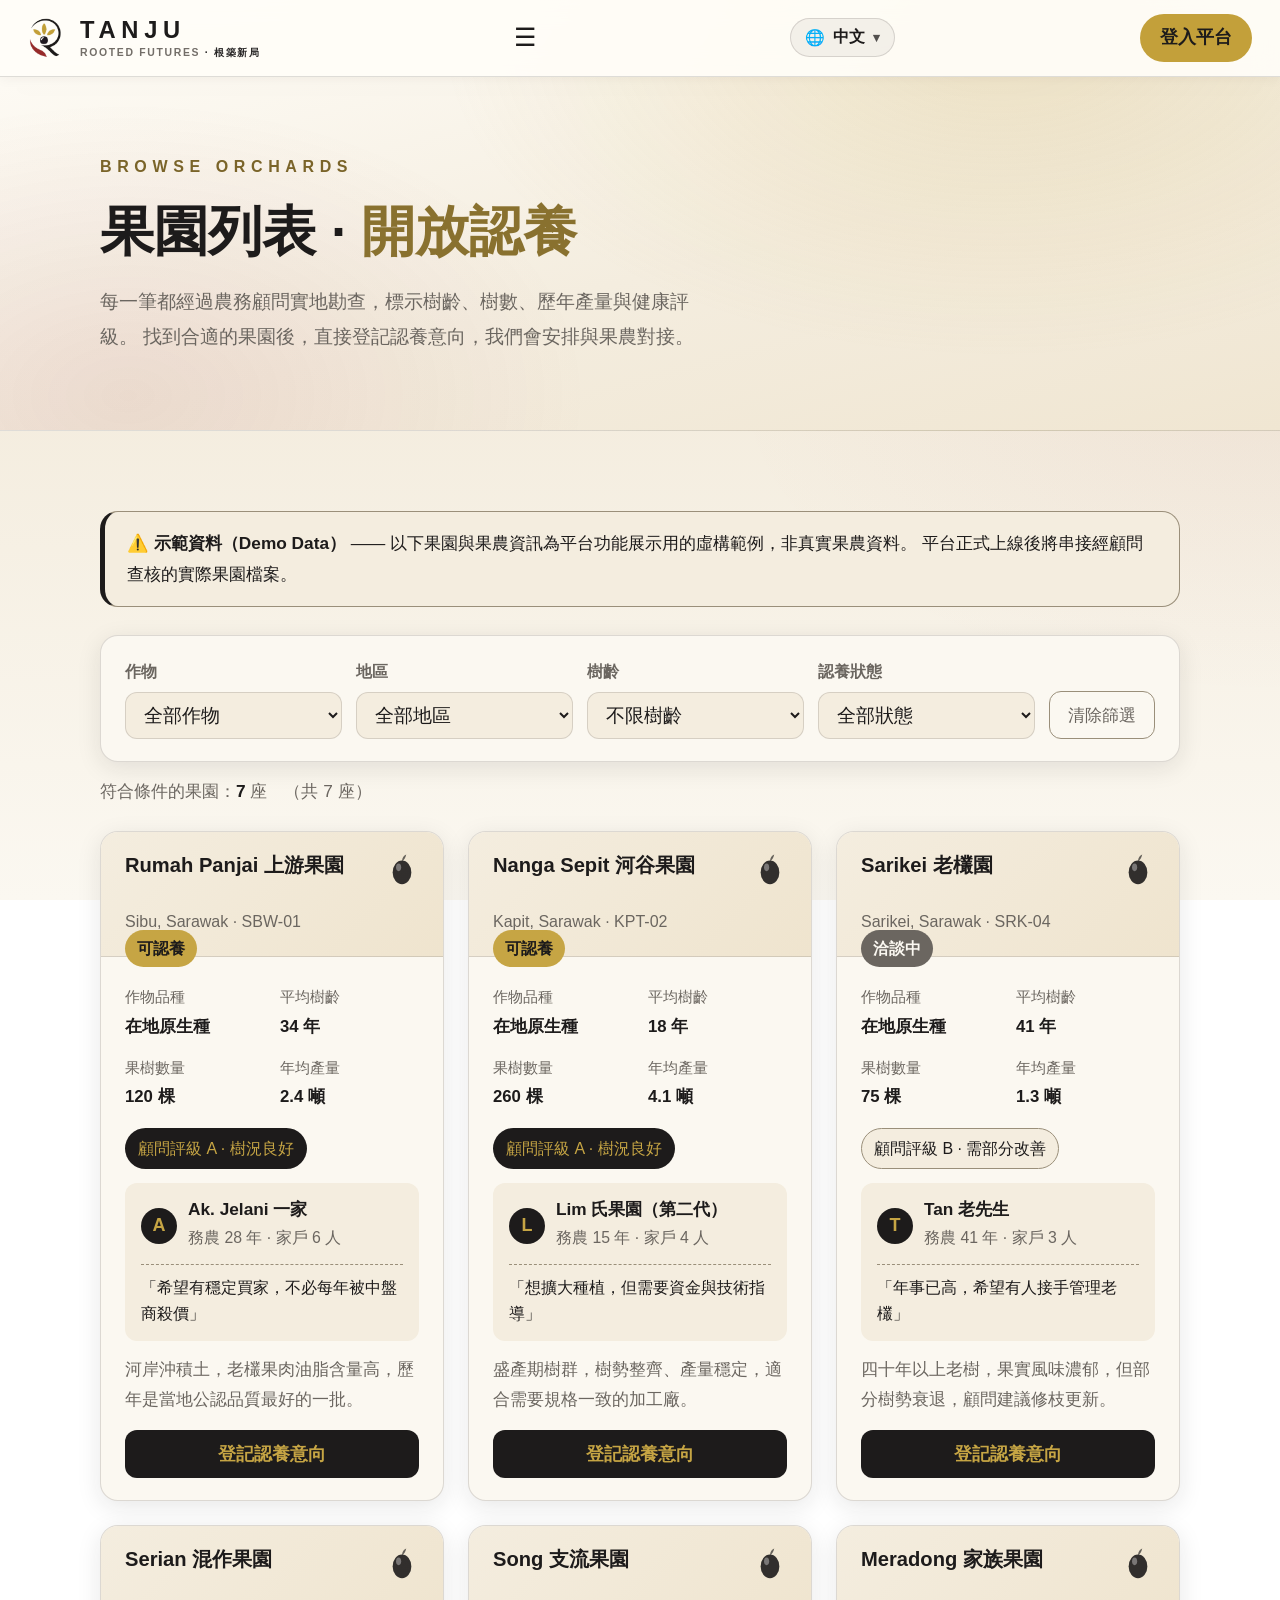
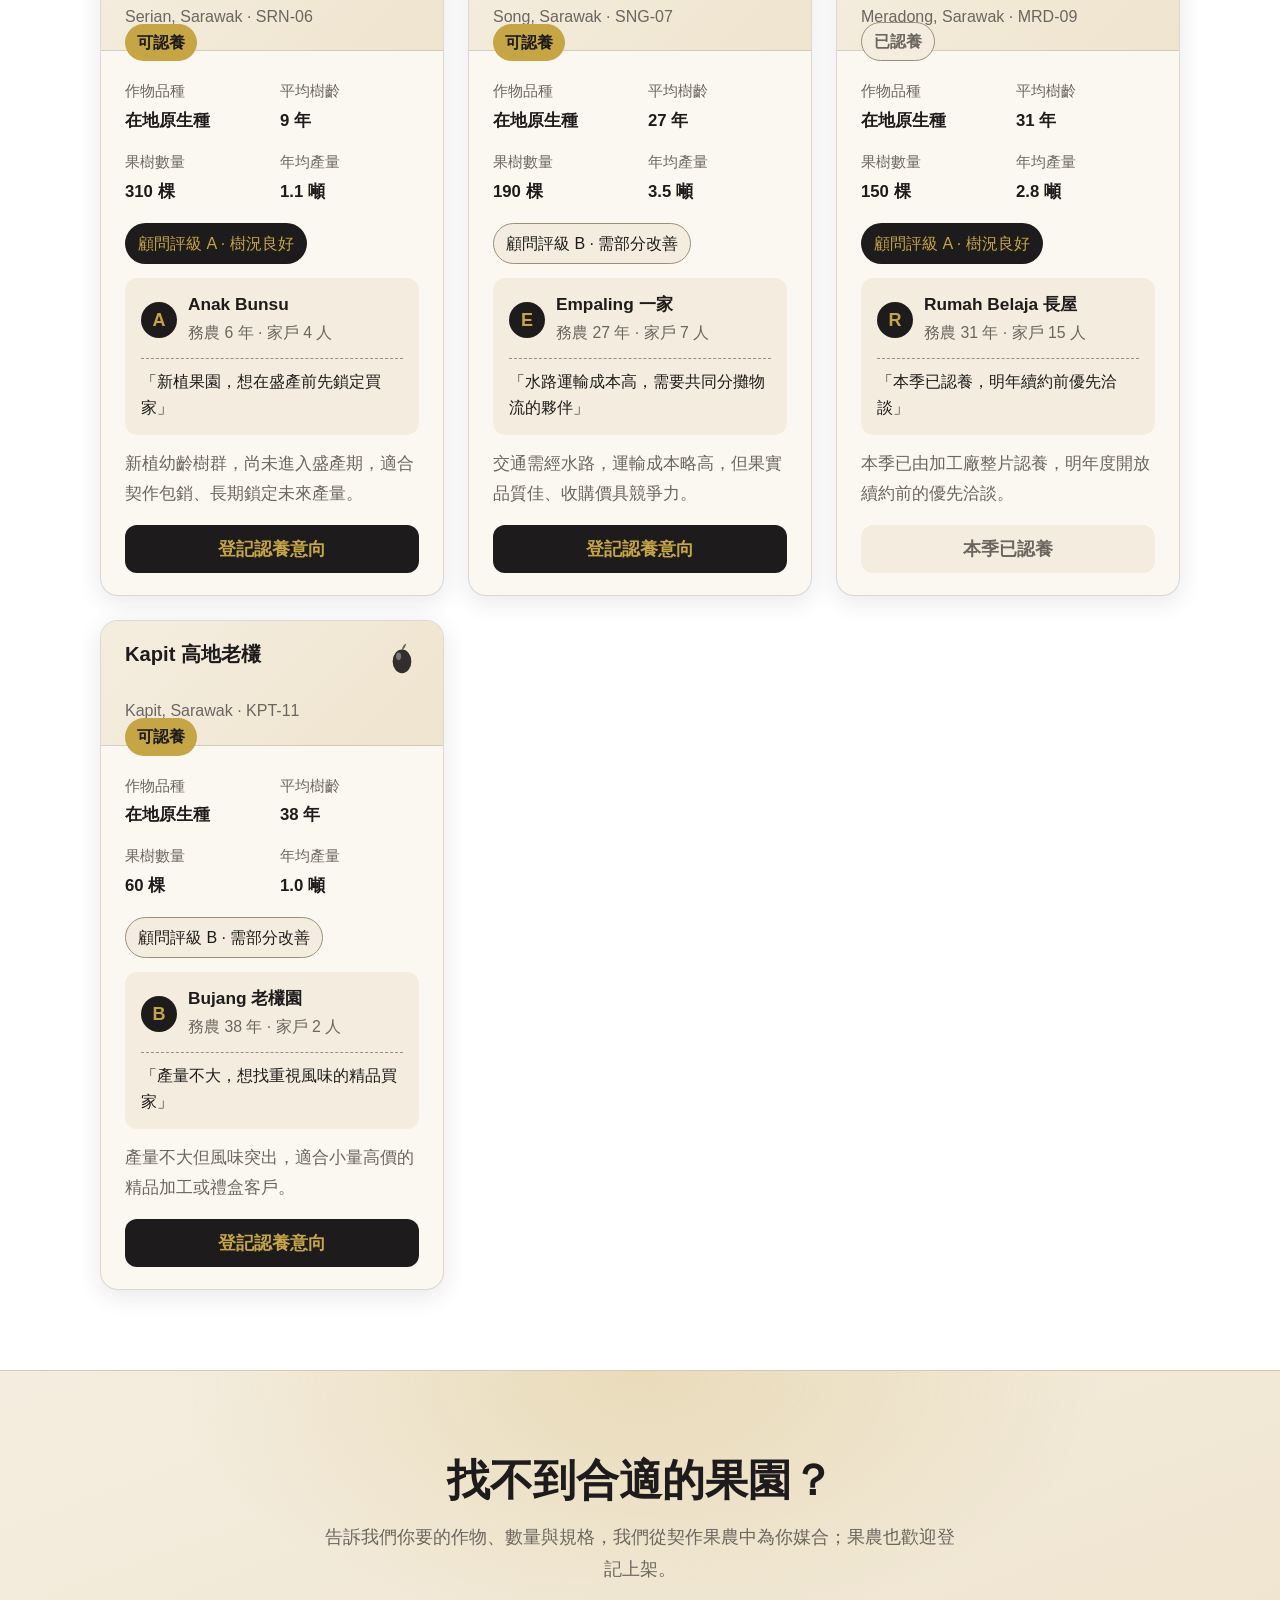
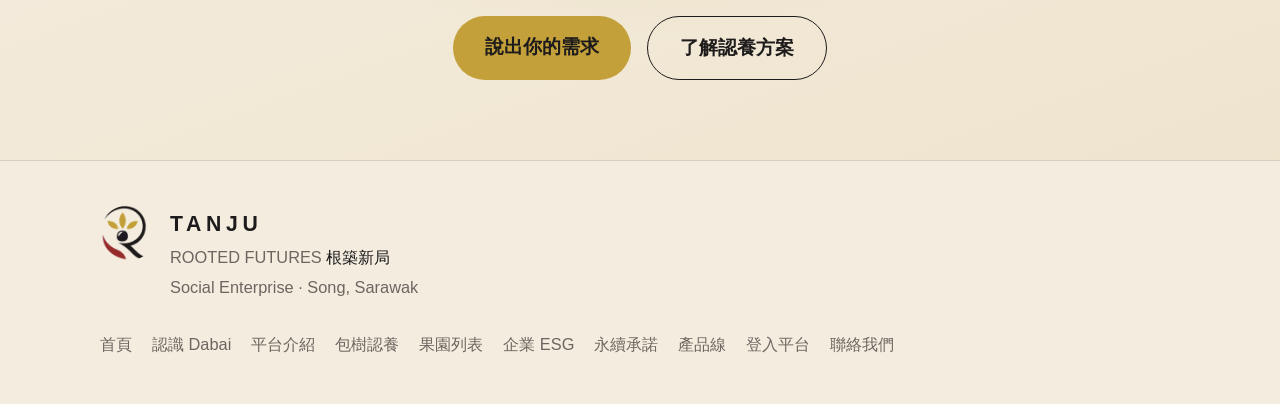
<file: orchards.html>
<!DOCTYPE html>
<html lang="zh-Hant">
<head>
<meta charset="UTF-8">
<meta name="viewport" content="width=device-width, initial-scale=1.0">
<title>果園列表｜瀏覽與認養 — TANJU</title>
<meta name="description" content="瀏覽砂拉越 Dabai 果園：果農資訊、樹齡、樹數、預估產量與顧問健康評級，可直接登記認養意向。">
<link rel="icon" type="image/png" sizes="32x32" href="assets/img/favicon-32.png?v=a04ee1db">
<link rel="apple-touch-icon" href="assets/img/logo-180.png?v=a04ee1db">
<link rel="stylesheet" href="assets/style.css?v=a04ee1db">
<script src="assets/config.js?v=a04ee1db" defer></script>
<script src="assets/track.js?v=a04ee1db" defer></script>
<script src="assets/site.js?v=a04ee1db" defer></script>
<script src="assets/lang/ms.js?v=a04ee1db" defer></script>
<script src="assets/lang/en.js?v=a04ee1db" defer></script>
<script src="assets/lang/iba.js?v=a04ee1db" defer></script>
<script src="assets/i18n.js?v=a04ee1db" defer></script>
</head>
<body>

<nav>
  <a class="logo" href="index.html"><img src="assets/img/logo.png?v=a04ee1db" alt="" width="40" height="40"><span class="logo-wm"><b class="logo-name">TANJU</b><i class="logo-sub">ROOTED FUTURES<span class="logo-zh"> · 根築新局</span></i></span></a>
  <button class="nav-toggle" aria-label="開關選單" aria-expanded="false">☰</button>
  <div class="nav-links">
    <a href="index.html">首頁</a>
    <a href="dabai.html">認識 Dabai</a>
    <a href="platform.html">平台介紹</a>
    <a href="trees.html">包樹認養</a>
    <a href="orchards.html" class="active">果園列表</a>
    <a href="esg.html">企業 ESG</a>
    <a href="sustainability.html">永續承諾</a>
  </div>
  <a class="nav-cta" href="app.html">登入平台</a>
</nav>

<div class="page-hero">
  <div class="wrap">
    <span class="eyebrow">Browse Orchards</span>
    <h1>果園列表 · <span class="accent">開放認養</span></h1>
    <p>
      每一筆都經過農務顧問實地勘查，標示樹齡、樹數、歷年產量與健康評級。
      找到合適的果園後，直接登記認養意向，我們會安排與果農對接。
    </p>
  </div>
</div>

<section>
  <div class="wrap">

    <div class="demo-banner">
      ⚠️ <b>示範資料（Demo Data）</b> ——
      以下果園與果農資訊為平台功能展示用的虛構範例，非真實果農資料。
      平台正式上線後將串接經顧問查核的實際果園檔案。
    </div>

    <div class="filters">
      <div class="fld">
        <label for="f-crop">作物</label>
        <select id="f-crop">
          <option value="">全部作物</option>
          <option value="dabai">Dabai 黑橄欖</option>
        </select>
      </div>
      <div class="fld">
        <label for="f-area">地區</label>
        <select id="f-area"><option value="">全部地區</option></select>
      </div>
      <div class="fld">
        <label for="f-age">樹齡</label>
        <select id="f-age">
          <option value="">不限樹齡</option>
          <option value="young">幼齡（10 年以下）</option>
          <option value="prime">盛產期（10–30 年）</option>
          <option value="old">老欉（30 年以上）</option>
        </select>
      </div>
      <div class="fld">
        <label for="f-status">認養狀態</label>
        <select id="f-status">
          <option value="">全部狀態</option>
          <option value="open">可認養</option>
          <option value="talking">洽談中</option>
          <option value="taken">已認養</option>
        </select>
      </div>
      <button class="filter-reset" id="f-reset">清除篩選</button>
    </div>

    <p class="result-count" id="count"></p>
    <div class="orchard-grid" id="grid"></div>
  </div>
</section>

<section class="cta-band">
  <div class="wrap">
    <h2 class="sec-title">找不到合適的果園？</h2>
    <p>告訴我們你要的作物、數量與規格，我們從契作果農中為你媒合；果農也歡迎登記上架。</p>
    <div class="btn-row">
      <a class="btn btn-gold" href="contact.html">說出你的需求</a>
      <a class="btn btn-ghost" href="platform.html">了解認養方案</a>
    </div>
  </div>
</section>

<!-- 認養意向彈窗 -->
<div class="modal-back" id="claim-modal">
  <div class="modal" role="dialog" aria-modal="true" aria-labelledby="claim-title">
    <button class="modal-close" id="claim-close" aria-label="關閉">×</button>
    <h3 id="claim-title">登記認養意向</h3>
    <p class="sub">此為意向登記，<b>不會產生費用或合約</b>。我們收到後會安排與果農對接並說明後續流程。</p>

    <div class="target" id="claim-target"></div>

    <form data-preorder="#claim-ok" data-error="#claim-err">
      <input type="hidden" name="form_type" value="果園認養意向">
      <input type="hidden" name="orchard" id="claim-orchard">
      <div class="form-row">
        <div>
          <label for="c-name">姓名 / 公司 *</label>
          <input id="c-name" name="name" type="text" placeholder="收購商名稱" required>
        </div>
        <div>
          <label for="c-phone">電話 / WhatsApp *</label>
          <input id="c-phone" name="phone" type="tel" placeholder="+60 12-345 6789" required>
        </div>
      </div>
      <div>
        <label for="c-email">Email *</label>
        <input id="c-email" name="email" type="email" placeholder="you@company.com" required>
      </div>
      <div>
        <label for="c-plan">認養方案</label>
        <select id="c-plan" name="plan">
          <option>整片果園認養</option>
          <option>單棵認養</option>
          <option>契作包銷（多年期）</option>
          <option>還不確定，想先了解</option>
        </select>
      </div>
      <div>
        <label for="c-msg">需求說明（選填）</label>
        <textarea id="c-msg" name="msg" rows="3" placeholder="例如：需要的數量、規格、出貨時間、是否需要產銷履歷…"></textarea>
      </div>
      <input type="text" name="_gotcha" tabindex="-1" autocomplete="off"
             aria-hidden="true" style="position:absolute;left:-9999px;width:1px;height:1px">
      <button class="btn btn-gold" type="submit" style="border:none;cursor:pointer">送出認養意向</button>
    </form>

    <div class="form-error" id="claim-err" role="alert"></div>
    <div class="form-success" id="claim-ok">
      🌿 <b>已收到你的認養意向！</b><br>
      我們會盡快與你聯繫，並安排與果農對接。
    </div>
  </div>
</div>

<footer>
  <div class="foot-grid">
    <div class="foot-brand"><img src="assets/img/logo.png?v=a04ee1db" alt="TANJU · ROOTED FUTURES 根築新局" width="56" height="56"><div><b>TANJU</b><br>ROOTED FUTURES<span class="logo-zh"> 根築新局</span><br>Social Enterprise · Song, Sarawak</div></div>
    <div class="foot-links">
      <a href="index.html">首頁</a>
      <a href="dabai.html">認識 Dabai</a>
      <a href="platform.html">平台介紹</a>
      <a href="trees.html">包樹認養</a>
      <a href="orchards.html">果園列表</a>
      <a href="esg.html">企業 ESG</a>
      <a href="sustainability.html">永續承諾</a>
      <a href="products.html">產品線</a>
      <a href="app.html">登入平台</a>
      <a href="contact.html">聯絡我們</a>
    </div>
  </div>
</footer>

</body>
</html>
</file>
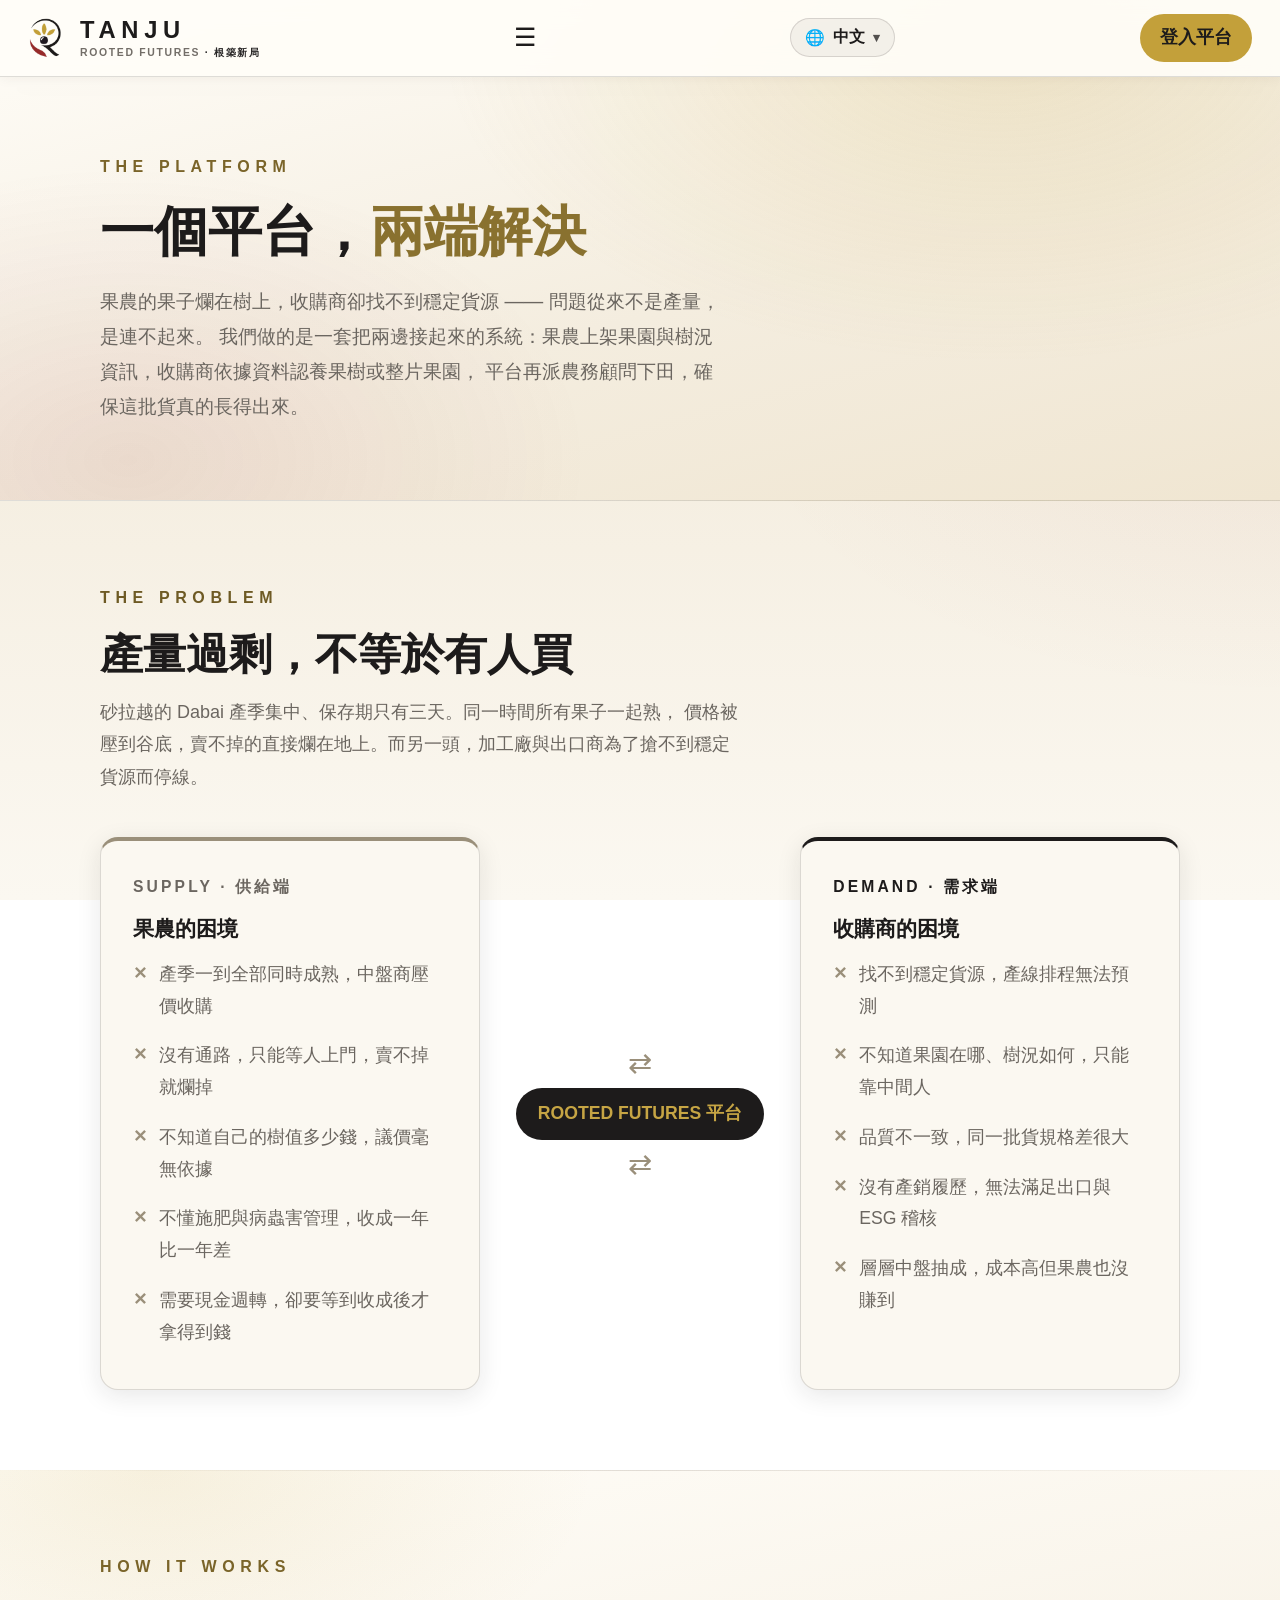
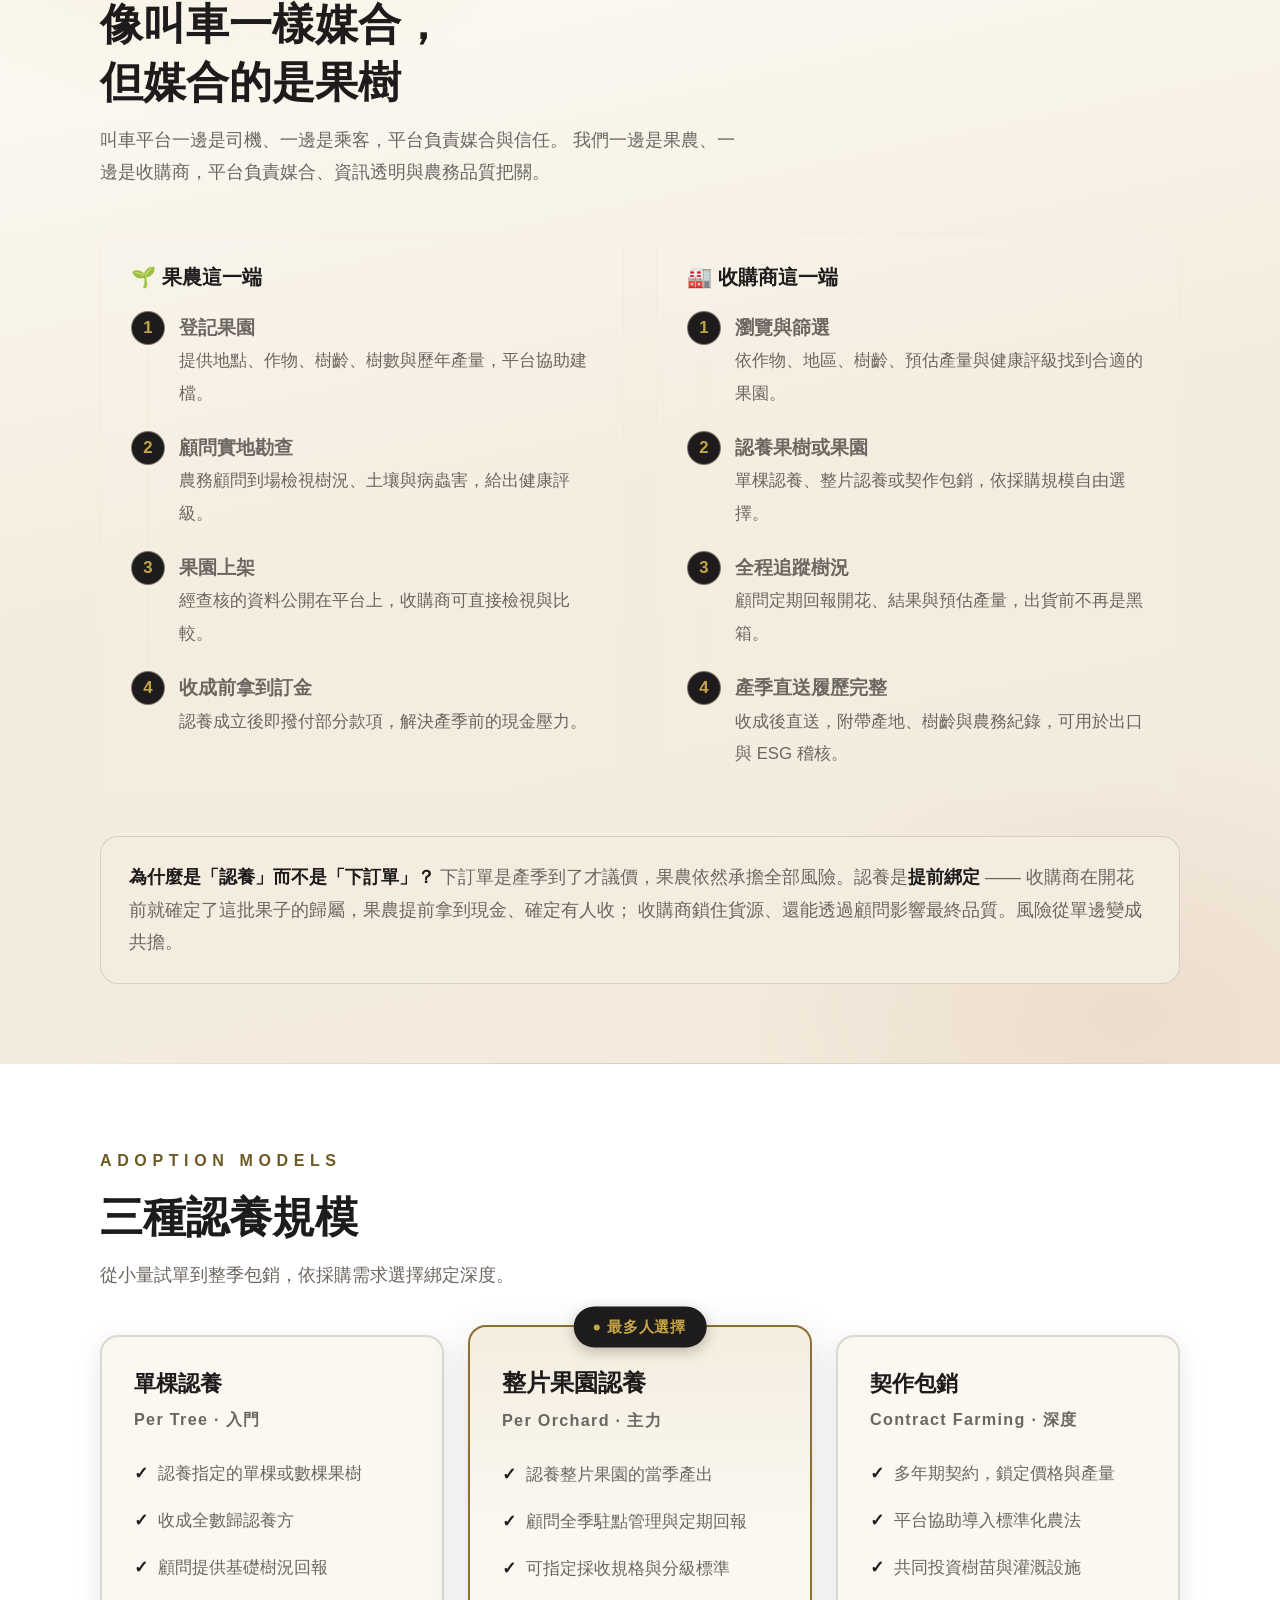
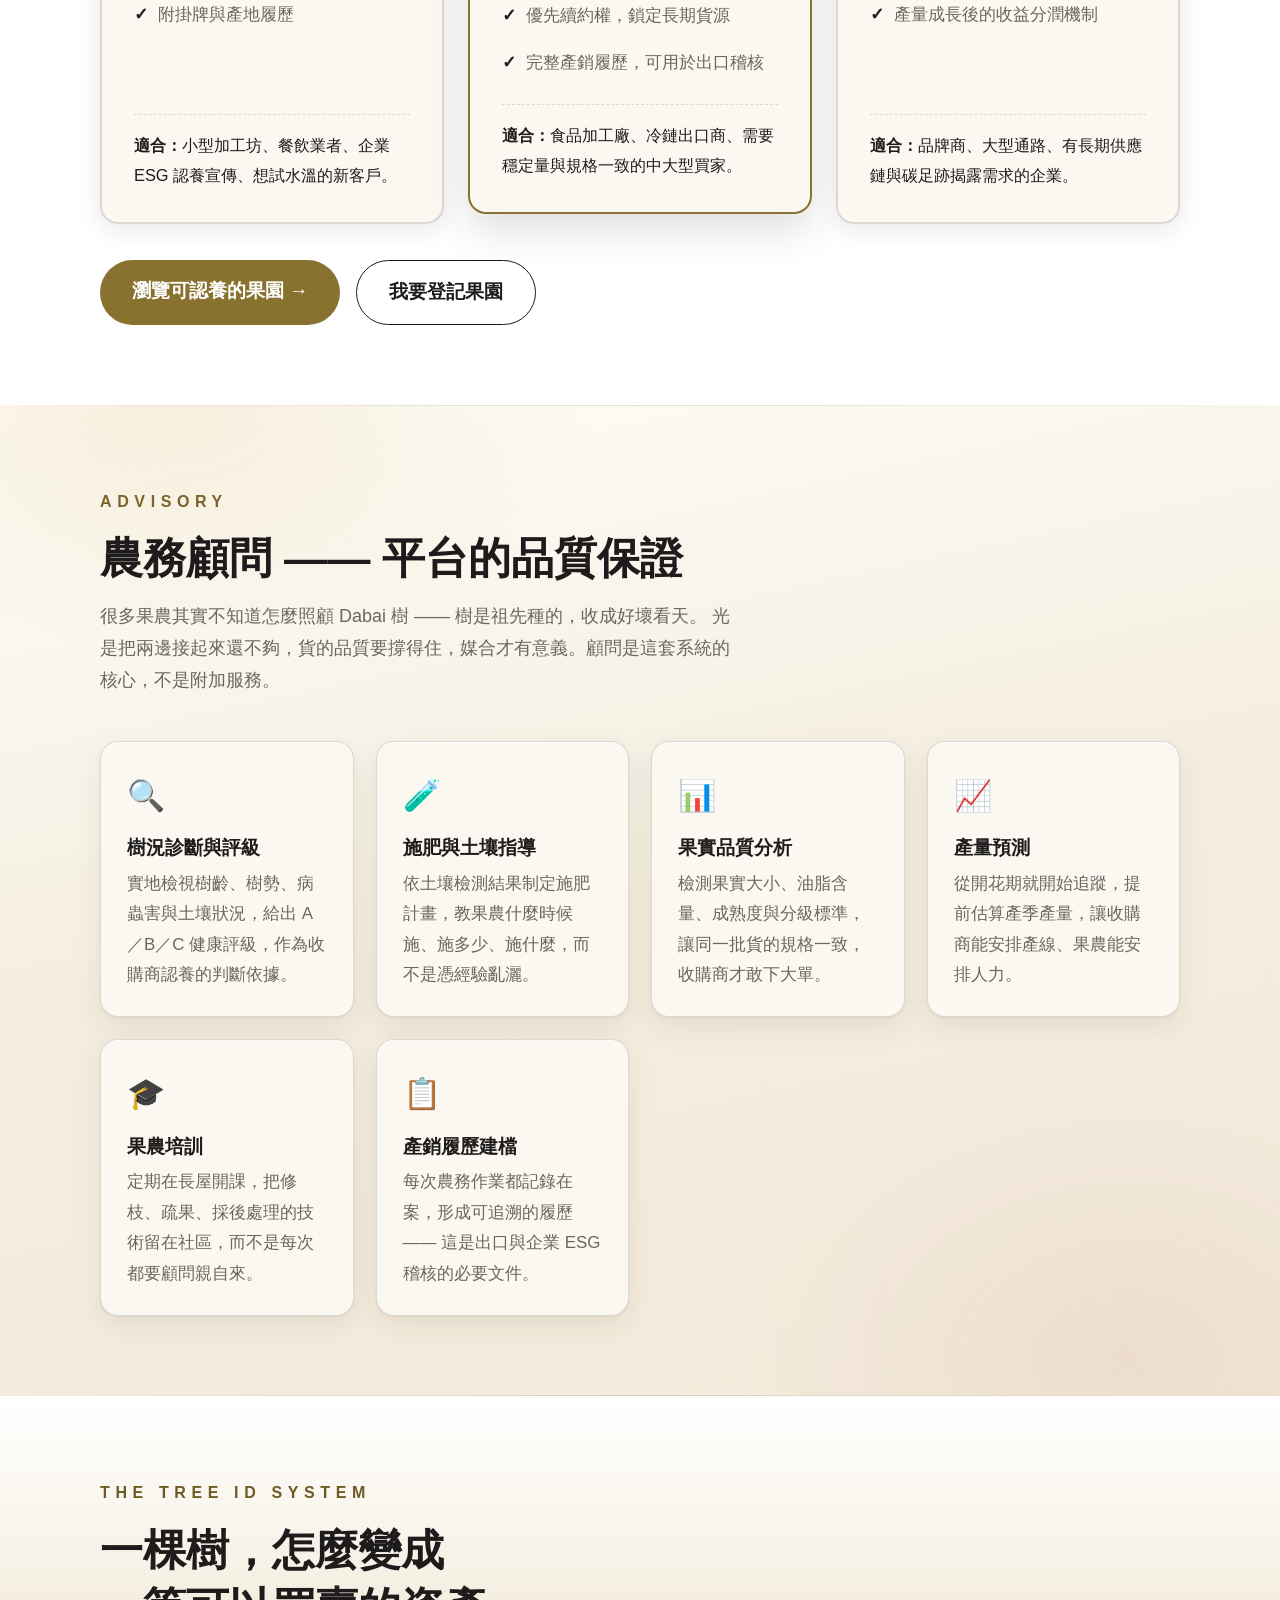
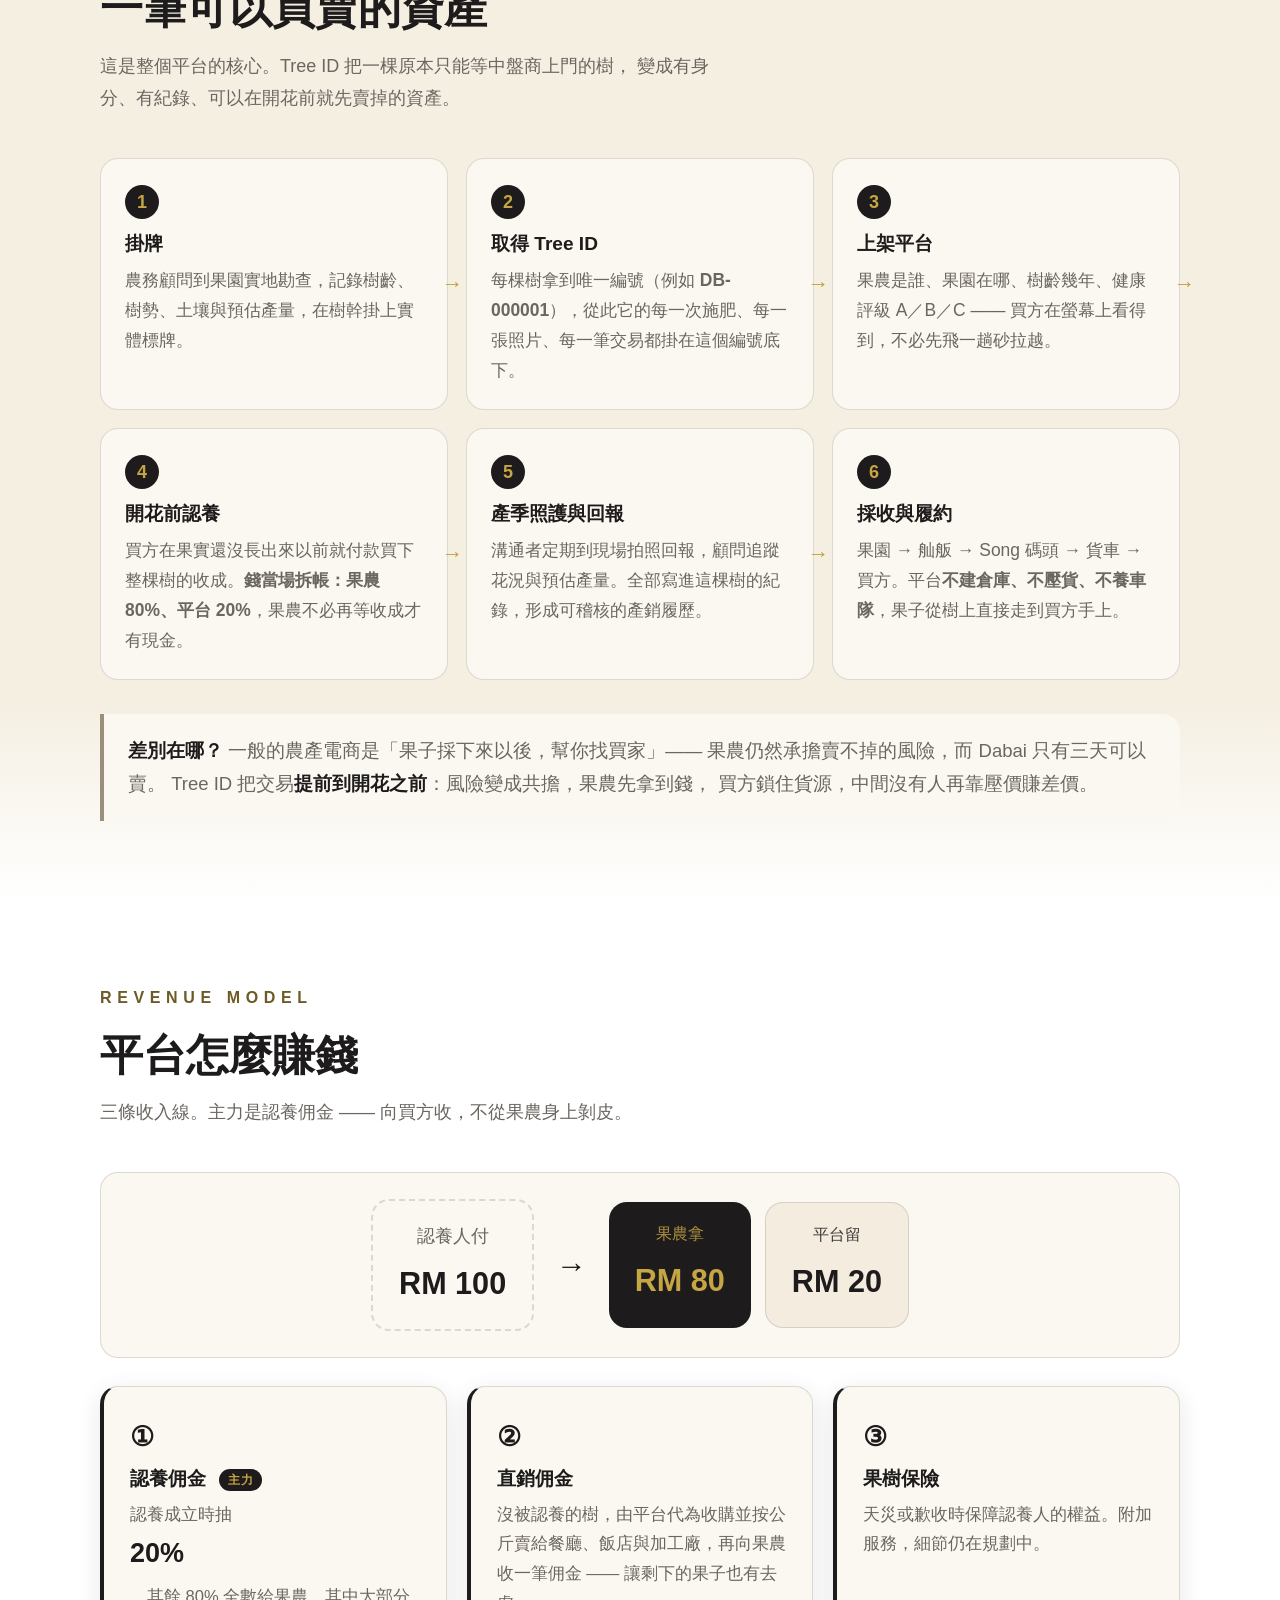
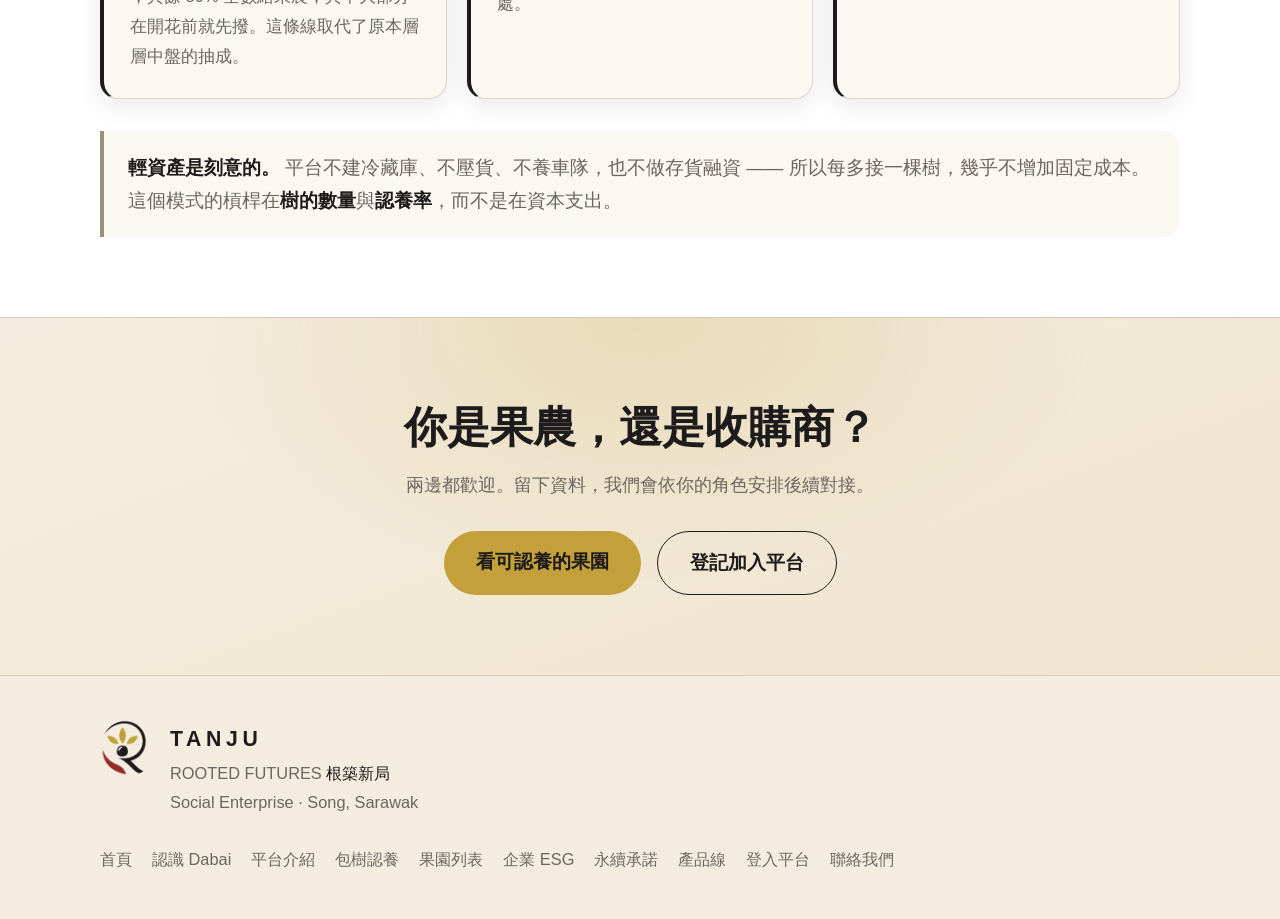
<file: platform.html>
<!DOCTYPE html>
<html lang="zh-Hant">
<head>
<meta charset="UTF-8">
<meta name="viewport" content="width=device-width, initial-scale=1.0">
<title>媒合平台｜果農 × 收購商 — TANJU</title>
<meta name="description" content="Dabai 的雙邊媒合平台：果農上架果園資訊，收購商認養果樹與果園，並由農務顧問協助照護與產量分析。">
<link rel="icon" type="image/png" sizes="32x32" href="assets/img/favicon-32.png?v=a04ee1db">
<link rel="apple-touch-icon" href="assets/img/logo-180.png?v=a04ee1db">
<link rel="stylesheet" href="assets/style.css?v=a04ee1db">
<script src="assets/config.js?v=a04ee1db" defer></script>
<script src="assets/track.js?v=a04ee1db" defer></script>
<script src="assets/site.js?v=a04ee1db" defer></script>
<script src="assets/lang/ms.js?v=a04ee1db" defer></script>
<script src="assets/lang/en.js?v=a04ee1db" defer></script>
<script src="assets/lang/iba.js?v=a04ee1db" defer></script>
<script src="assets/i18n.js?v=a04ee1db" defer></script>
</head>
<body>

<nav>
  <a class="logo" href="index.html"><img src="assets/img/logo.png?v=a04ee1db" alt="" width="40" height="40"><span class="logo-wm"><b class="logo-name">TANJU</b><i class="logo-sub">ROOTED FUTURES<span class="logo-zh"> · 根築新局</span></i></span></a>
  <button class="nav-toggle" aria-label="開關選單" aria-expanded="false">☰</button>
  <div class="nav-links">
    <a href="index.html">首頁</a>
    <a href="dabai.html">認識 Dabai</a>
    <a href="platform.html" class="active">平台介紹</a>
    <a href="trees.html">包樹認養</a>
    <a href="orchards.html">果園列表</a>
    <a href="esg.html">企業 ESG</a>
    <a href="sustainability.html">永續承諾</a>
  </div>
  <a class="nav-cta" href="app.html">登入平台</a>
</nav>

<div class="page-hero">
  <div class="wrap">
    <span class="eyebrow">The Platform</span>
    <h1>一個平台，<span class="accent">兩端解決</span></h1>
    <p>
      果農的果子爛在樹上，收購商卻找不到穩定貨源 —— 問題從來不是產量，是連不起來。
      我們做的是一套把兩邊接起來的系統：果農上架果園與樹況資訊，收購商依據資料認養果樹或整片果園，
      平台再派農務顧問下田，確保這批貨真的長得出來。
    </p>
  </div>
</div>

<!-- 雙邊痛點 -->
<section>
  <div class="wrap">
    <div class="reveal">
      <span class="eyebrow">The Problem</span>
      <h2 class="sec-title">產量過剩，不等於有人買</h2>
      <p class="sec-sub">
        砂拉越的 Dabai 產季集中、保存期只有三天。同一時間所有果子一起熟，
        價格被壓到谷底，賣不掉的直接爛在地上。而另一頭，加工廠與出口商為了搶不到穩定貨源而停線。
      </p>
    </div>

    <div class="side-grid reveal">
      <div class="side-card">
        <span class="who">Supply · 供給端</span>
        <h3>果農的困境</h3>
        <ul class="pain-list">
          <li>產季一到全部同時成熟，中盤商壓價收購</li>
          <li>沒有通路，只能等人上門，賣不掉就爛掉</li>
          <li>不知道自己的樹值多少錢，議價毫無依據</li>
          <li>不懂施肥與病蟲害管理，收成一年比一年差</li>
          <li>需要現金週轉，卻要等到收成後才拿得到錢</li>
        </ul>
      </div>

      <div class="side-mid">
        <div class="arrows">⇄</div>
        <span class="badge">ROOTED FUTURES 平台</span>
        <div class="arrows">⇄</div>
      </div>

      <div class="side-card buyer">
        <span class="who">Demand · 需求端</span>
        <h3>收購商的困境</h3>
        <ul class="pain-list">
          <li>找不到穩定貨源，產線排程無法預測</li>
          <li>不知道果園在哪、樹況如何，只能靠中間人</li>
          <li>品質不一致，同一批貨規格差很大</li>
          <li>沒有產銷履歷，無法滿足出口與 ESG 稽核</li>
          <li>層層中盤抽成，成本高但果農也沒賺到</li>
        </ul>
      </div>
    </div>
  </div>
</section>

<!-- 平台怎麼運作 -->
<section class="dark-section">
  <div class="wrap">
    <div class="reveal">
      <span class="eyebrow">How It Works</span>
      <h2 class="sec-title">像叫車一樣媒合，<br>但媒合的是果樹</h2>
      <p class="sec-sub">
        叫車平台一邊是司機、一邊是乘客，平台負責媒合與信任。
        我們一邊是果農、一邊是收購商，平台負責媒合、資訊透明與農務品質把關。
      </p>
    </div>

    <div class="rail reveal">
      <div class="rail-col">
        <h3>🌱 果農這一端</h3>
        <div class="rail-step">
          <div class="rail-dot">1</div>
          <div><b>登記果園</b><span>提供地點、作物、樹齡、樹數與歷年產量，平台協助建檔。</span></div>
        </div>
        <div class="rail-step">
          <div class="rail-dot">2</div>
          <div><b>顧問實地勘查</b><span>農務顧問到場檢視樹況、土壤與病蟲害，給出健康評級。</span></div>
        </div>
        <div class="rail-step">
          <div class="rail-dot">3</div>
          <div><b>果園上架</b><span>經查核的資料公開在平台上，收購商可直接檢視與比較。</span></div>
        </div>
        <div class="rail-step">
          <div class="rail-dot">4</div>
          <div><b>收成前拿到訂金</b><span>認養成立後即撥付部分款項，解決產季前的現金壓力。</span></div>
        </div>
      </div>

      <div class="rail-col">
        <h3>🏭 收購商這一端</h3>
        <div class="rail-step">
          <div class="rail-dot">1</div>
          <div><b>瀏覽與篩選</b><span>依作物、地區、樹齡、預估產量與健康評級找到合適的果園。</span></div>
        </div>
        <div class="rail-step">
          <div class="rail-dot">2</div>
          <div><b>認養果樹或果園</b><span>單棵認養、整片認養或契作包銷，依採購規模自由選擇。</span></div>
        </div>
        <div class="rail-step">
          <div class="rail-dot">3</div>
          <div><b>全程追蹤樹況</b><span>顧問定期回報開花、結果與預估產量，出貨前不再是黑箱。</span></div>
        </div>
        <div class="rail-step">
          <div class="rail-dot">4</div>
          <div><b>產季直送履歷完整</b><span>收成後直送，附帶產地、樹齡與農務紀錄，可用於出口與 ESG 稽核。</span></div>
        </div>
      </div>
    </div>

    <div class="loop-note reveal">
      <b>為什麼是「認養」而不是「下訂單」？</b>
      下訂單是產季到了才議價，果農依然承擔全部風險。認養是<b>提前綁定</b> ——
      收購商在開花前就確定了這批果子的歸屬，果農提前拿到現金、確定有人收；
      收購商鎖住貨源、還能透過顧問影響最終品質。風險從單邊變成共擔。
    </div>
  </div>
</section>

<!-- 認養方案 -->
<section>
  <div class="wrap">
    <div class="reveal">
      <span class="eyebrow">Adoption Models</span>
      <h2 class="sec-title">三種認養規模</h2>
      <p class="sec-sub">從小量試單到整季包銷，依採購需求選擇綁定深度。</p>
    </div>

    <div class="plan-grid reveal">
      <div class="plan">
        <h3>單棵認養</h3>
        <span class="scale">Per Tree · 入門</span>
        <ul>
          <li>認養指定的單棵或數棵果樹</li>
          <li>收成全數歸認養方</li>
          <li>顧問提供基礎樹況回報</li>
          <li>附掛牌與產地履歷</li>
        </ul>
        <div class="who-for"><b>適合：</b>小型加工坊、餐飲業者、企業 ESG 認養宣傳、想試水溫的新客戶。</div>
      </div>

      <div class="plan featured">
        <span class="plan-tag">最多人選擇</span>
        <h3>整片果園認養</h3>
        <span class="scale">Per Orchard · 主力</span>
        <ul>
          <li>認養整片果園的當季產出</li>
          <li>顧問全季駐點管理與定期回報</li>
          <li>可指定採收規格與分級標準</li>
          <li>優先續約權，鎖定長期貨源</li>
          <li>完整產銷履歷，可用於出口稽核</li>
        </ul>
        <div class="who-for"><b>適合：</b>食品加工廠、冷鏈出口商、需要穩定量與規格一致的中大型買家。</div>
      </div>

      <div class="plan">
        <h3>契作包銷</h3>
        <span class="scale">Contract Farming · 深度</span>
        <ul>
          <li>多年期契約，鎖定價格與產量</li>
          <li>平台協助導入標準化農法</li>
          <li>共同投資樹苗與灌溉設施</li>
          <li>產量成長後的收益分潤機制</li>
        </ul>
        <div class="who-for"><b>適合：</b>品牌商、大型通路、有長期供應鏈與碳足跡揭露需求的企業。</div>
      </div>
    </div>

    <div class="btn-row reveal" style="margin-top:36px">
      <a class="btn btn-gold" href="orchards.html">瀏覽可認養的果園 →</a>
      <a class="btn btn-outline" href="contact.html">我要登記果園</a>
    </div>
  </div>
</section>

<!-- 顧問服務 -->
<section class="dark-section">
  <div class="wrap">
    <div class="reveal">
      <span class="eyebrow">Advisory</span>
      <h2 class="sec-title">農務顧問 —— 平台的品質保證</h2>
      <p class="sec-sub">
        很多果農其實不知道怎麼照顧 Dabai 樹 —— 樹是祖先種的，收成好壞看天。
        光是把兩邊接起來還不夠，貨的品質要撐得住，媒合才有意義。顧問是這套系統的核心，不是附加服務。
      </p>
    </div>

    <div class="adv-grid reveal">
      <div class="adv-card">
        <span class="ico">🔍</span>
        <h3>樹況診斷與評級</h3>
        <p>實地檢視樹齡、樹勢、病蟲害與土壤狀況，給出 A／B／C 健康評級，作為收購商認養的判斷依據。</p>
      </div>
      <div class="adv-card">
        <span class="ico">🧪</span>
        <h3>施肥與土壤指導</h3>
        <p>依土壤檢測結果制定施肥計畫，教果農什麼時候施、施多少、施什麼，而不是憑經驗亂灑。</p>
      </div>
      <div class="adv-card">
        <span class="ico">📊</span>
        <h3>果實品質分析</h3>
        <p>檢測果實大小、油脂含量、成熟度與分級標準，讓同一批貨的規格一致，收購商才敢下大單。</p>
      </div>
      <div class="adv-card">
        <span class="ico">📈</span>
        <h3>產量預測</h3>
        <p>從開花期就開始追蹤，提前估算產季產量，讓收購商能安排產線、果農能安排人力。</p>
      </div>
      <div class="adv-card">
        <span class="ico">🎓</span>
        <h3>果農培訓</h3>
        <p>定期在長屋開課，把修枝、疏果、採後處理的技術留在社區，而不是每次都要顧問親自來。</p>
      </div>
      <div class="adv-card">
        <span class="ico">📋</span>
        <h3>產銷履歷建檔</h3>
        <p>每次農務作業都記錄在案，形成可追溯的履歷 —— 這是出口與企業 ESG 稽核的必要文件。</p>
      </div>
    </div>
  </div>
</section>

<!-- 收益模式 -->
<section style="background:var(--almond-soft)">
  <div class="wrap">
    <div class="reveal">
      <span class="eyebrow">The Tree ID System</span>
      <h2 class="sec-title">一棵樹，怎麼變成<br>一筆可以買賣的資產</h2>
      <p class="sec-sub">
        這是整個平台的核心。Tree ID 把一棵原本只能等中盤商上門的樹，
        變成有身分、有紀錄、可以在開花前就先賣掉的資產。
      </p>
    </div>

    <ol class="flow reveal">
      <li>
        <span class="flow-n">1</span>
        <h3>掛牌</h3>
        <p>農務顧問到果園實地勘查，記錄樹齡、樹勢、土壤與預估產量，在樹幹掛上實體標牌。</p>
      </li>
      <li>
        <span class="flow-n">2</span>
        <h3>取得 Tree ID</h3>
        <p>每棵樹拿到唯一編號（例如 <b>DB-000001</b>），從此它的每一次施肥、每一張照片、每一筆交易都掛在這個編號底下。</p>
      </li>
      <li>
        <span class="flow-n">3</span>
        <h3>上架平台</h3>
        <p>果農是誰、果園在哪、樹齡幾年、健康評級 A／B／C —— 買方在螢幕上看得到，不必先飛一趟砂拉越。</p>
      </li>
      <li>
        <span class="flow-n">4</span>
        <h3>開花前認養</h3>
        <p>買方在果實還沒長出來以前就付款買下整棵樹的收成。<b>錢當場拆帳：果農 80%、平台 20%</b>，果農不必再等收成才有現金。</p>
      </li>
      <li>
        <span class="flow-n">5</span>
        <h3>產季照護與回報</h3>
        <p>溝通者定期到現場拍照回報，顧問追蹤花況與預估產量。全部寫進這棵樹的紀錄，形成可稽核的產銷履歷。</p>
      </li>
      <li>
        <span class="flow-n">6</span>
        <h3>採收與履約</h3>
        <p>果園 → 舢舨 → Song 碼頭 → 貨車 → 買方。平台<b>不建倉庫、不壓貨、不養車隊</b>，果子從樹上直接走到買方手上。</p>
      </li>
    </ol>

    <div class="quote reveal" style="margin-top:34px">
      <b>差別在哪？</b>
      一般的農產電商是「果子採下來以後，幫你找買家」——
      果農仍然承擔賣不掉的風險，而 Dabai 只有三天可以賣。
      Tree ID 把交易<b>提前到開花之前</b>：風險變成共擔，果農先拿到錢，
      買方鎖住貨源，中間沒有人再靠壓價賺差價。
    </div>
  </div>
</section>

<section>
  <div class="wrap">
    <div class="reveal">
      <span class="eyebrow">Revenue Model</span>
      <h2 class="sec-title">平台怎麼賺錢</h2>
      <p class="sec-sub">三條收入線。主力是認養佣金 —— 向買方收，不從果農身上剝皮。</p>
    </div>

    <div class="split-demo reveal">
      <div class="split-in">認養人付<b>RM 100</b></div>
      <div class="split-arrow" aria-hidden="true">→</div>
      <div class="split-out">
        <div class="split-farmer"><span>果農拿</span><b>RM 80</b></div>
        <div class="split-plat"><span>平台留</span><b>RM 20</b></div>
      </div>
    </div>

    <div class="rev-grid reveal">
      <div class="rev">
        <b>①</b>
        <h3 data-i18n-keep class="rev-h">認養佣金 <span class="crop-tag now">主力</span></h3>
        <p>認養成立時抽 <b>20%</b>，其餘 80% 全數給果農，其中大部分在開花前就先撥。這條線取代了原本層層中盤的抽成。</p>
      </div>
      <div class="rev">
        <b>②</b>
        <h3 class="rev-h">直銷佣金</h3>
        <p>沒被認養的樹，由平台代為收購並按公斤賣給餐廳、飯店與加工廠，再向果農收一筆佣金 —— 讓剩下的果子也有去處。</p>
      </div>
      <div class="rev">
        <b>③</b>
        <h3 class="rev-h">果樹保險</h3>
        <p>天災或歉收時保障認養人的權益。附加服務，細節仍在規劃中。</p>
      </div>
    </div>

    <div class="quote reveal" style="margin-top:32px">
      <b>輕資產是刻意的。</b>
      平台不建冷藏庫、不壓貨、不養車隊，也不做存貨融資 ——
      所以每多接一棵樹，幾乎不增加固定成本。
      這個模式的槓桿在<b>樹的數量</b>與<b>認養率</b>，而不是在資本支出。
    </div>
  </div>
</section>

<section class="cta-band">
  <div class="wrap">
    <h2 class="sec-title">你是果農，還是收購商？</h2>
    <p>兩邊都歡迎。留下資料，我們會依你的角色安排後續對接。</p>
    <div class="btn-row">
      <a class="btn btn-gold" href="orchards.html">看可認養的果園</a>
      <a class="btn btn-ghost" href="contact.html">登記加入平台</a>
    </div>
  </div>
</section>

<footer>
  <div class="foot-grid">
    <div class="foot-brand"><img src="assets/img/logo.png?v=a04ee1db" alt="TANJU · ROOTED FUTURES 根築新局" width="56" height="56"><div><b>TANJU</b><br>ROOTED FUTURES<span class="logo-zh"> 根築新局</span><br>Social Enterprise · Song, Sarawak</div></div>
    <div class="foot-links">
      <a href="index.html">首頁</a>
      <a href="dabai.html">認識 Dabai</a>
      <a href="platform.html">平台介紹</a>
      <a href="trees.html">包樹認養</a>
      <a href="orchards.html">果園列表</a>
      <a href="esg.html">企業 ESG</a>
      <a href="sustainability.html">永續承諾</a>
      <a href="products.html">產品線</a>
      <a href="app.html">登入平台</a>
      <a href="contact.html">聯絡我們</a>
    </div>
  </div>
</footer>

</body>
</html>
</file>
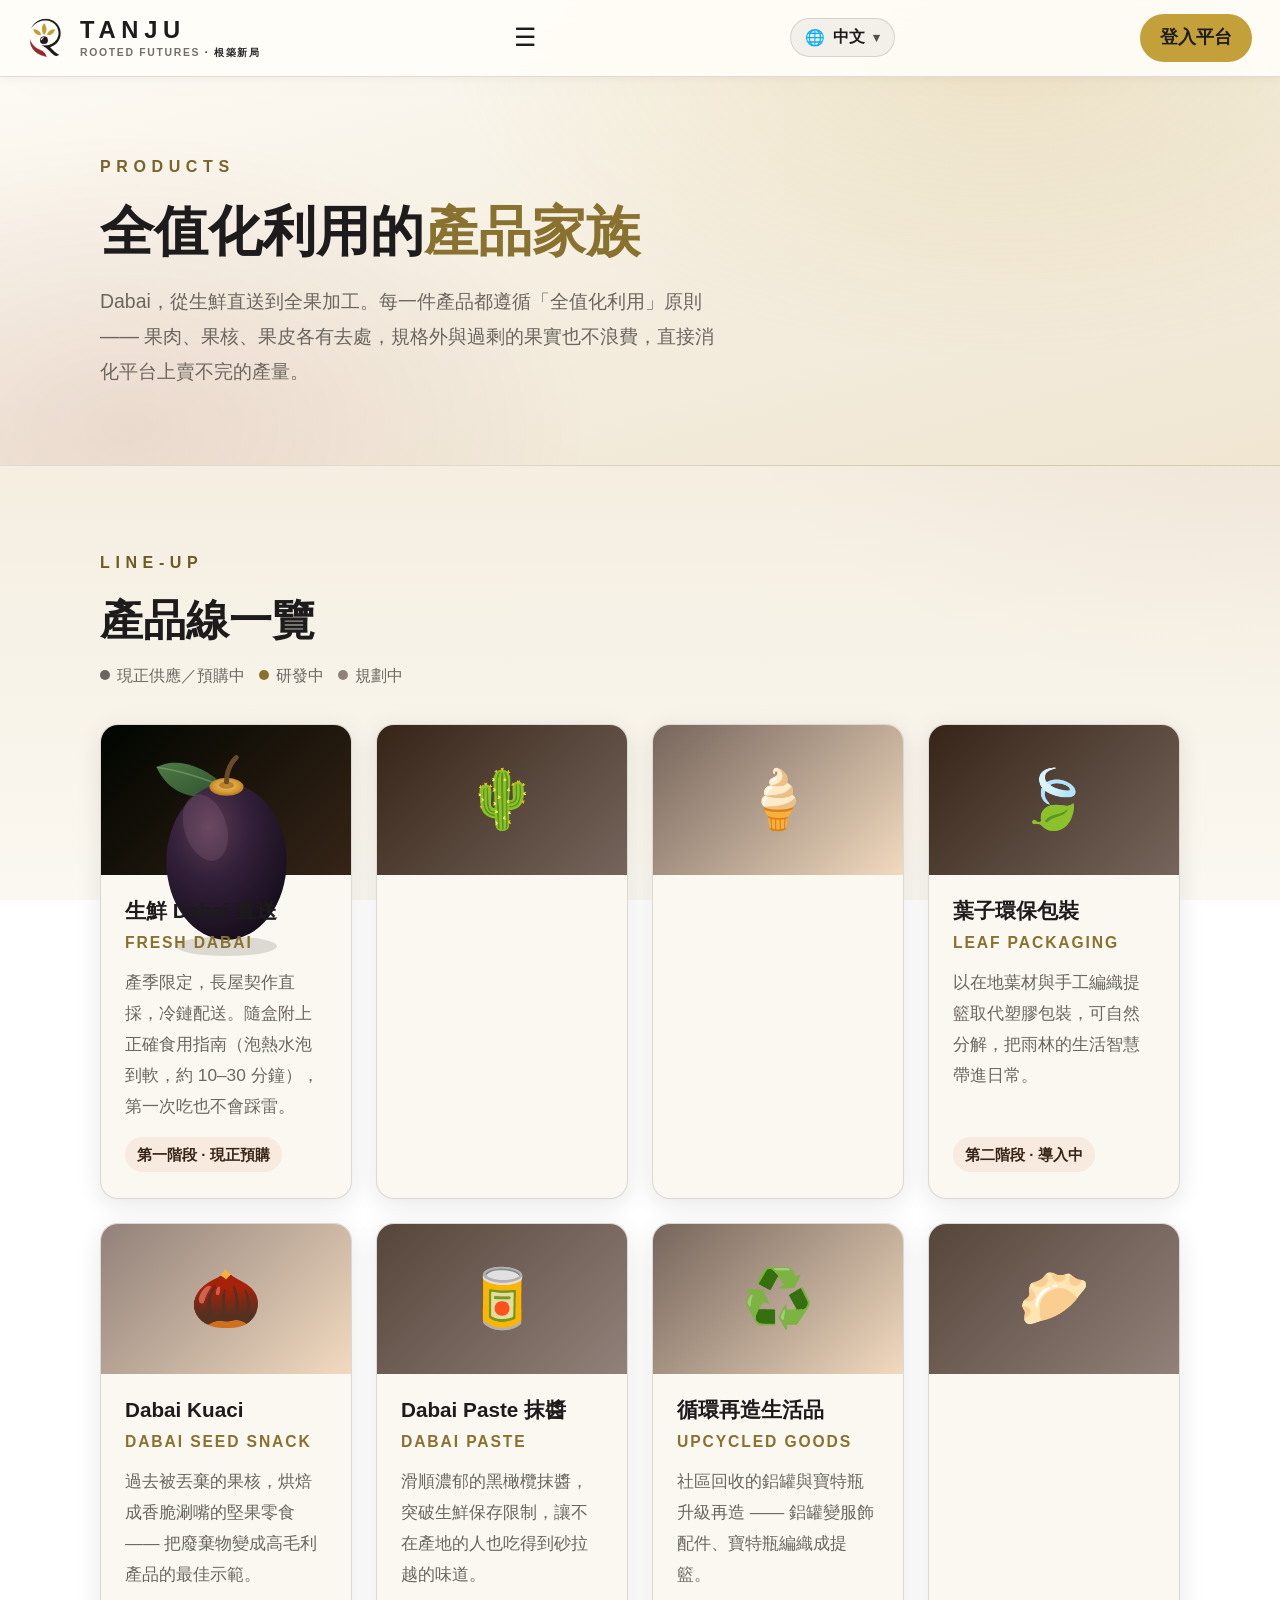
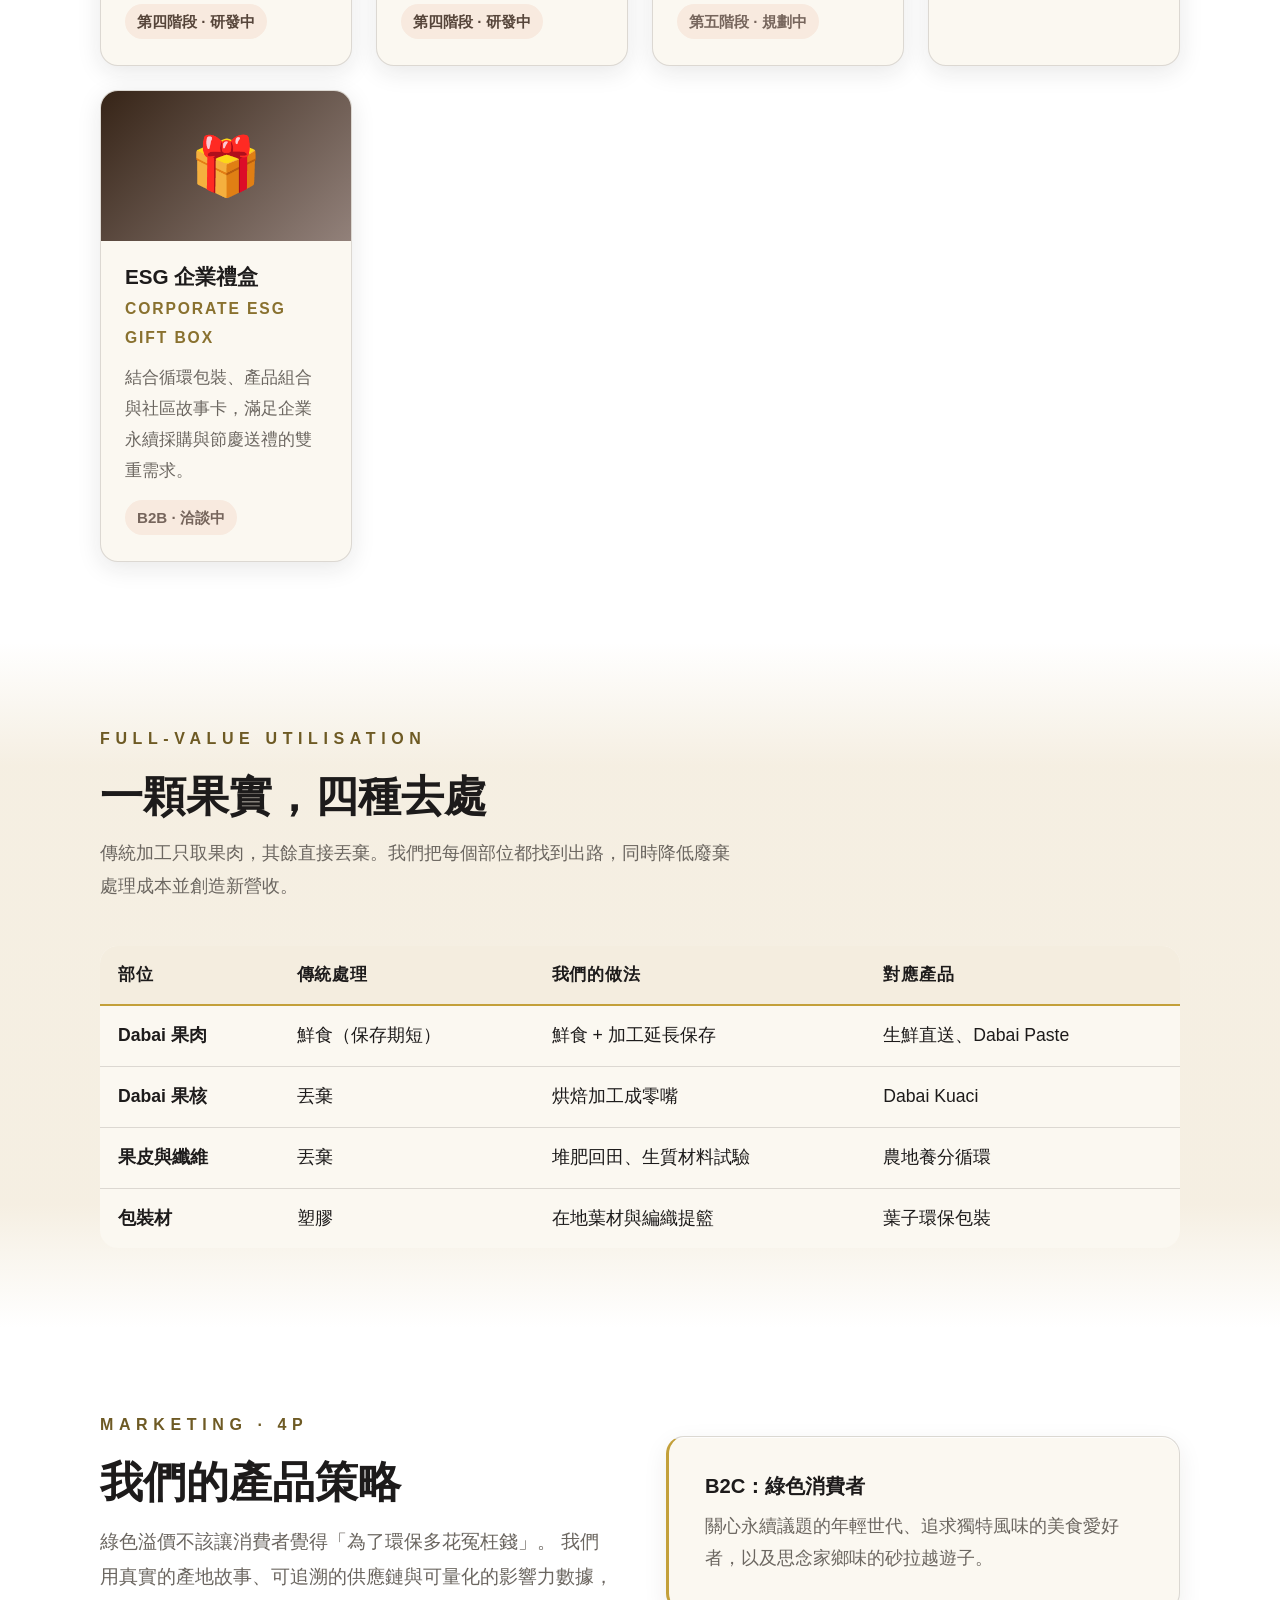
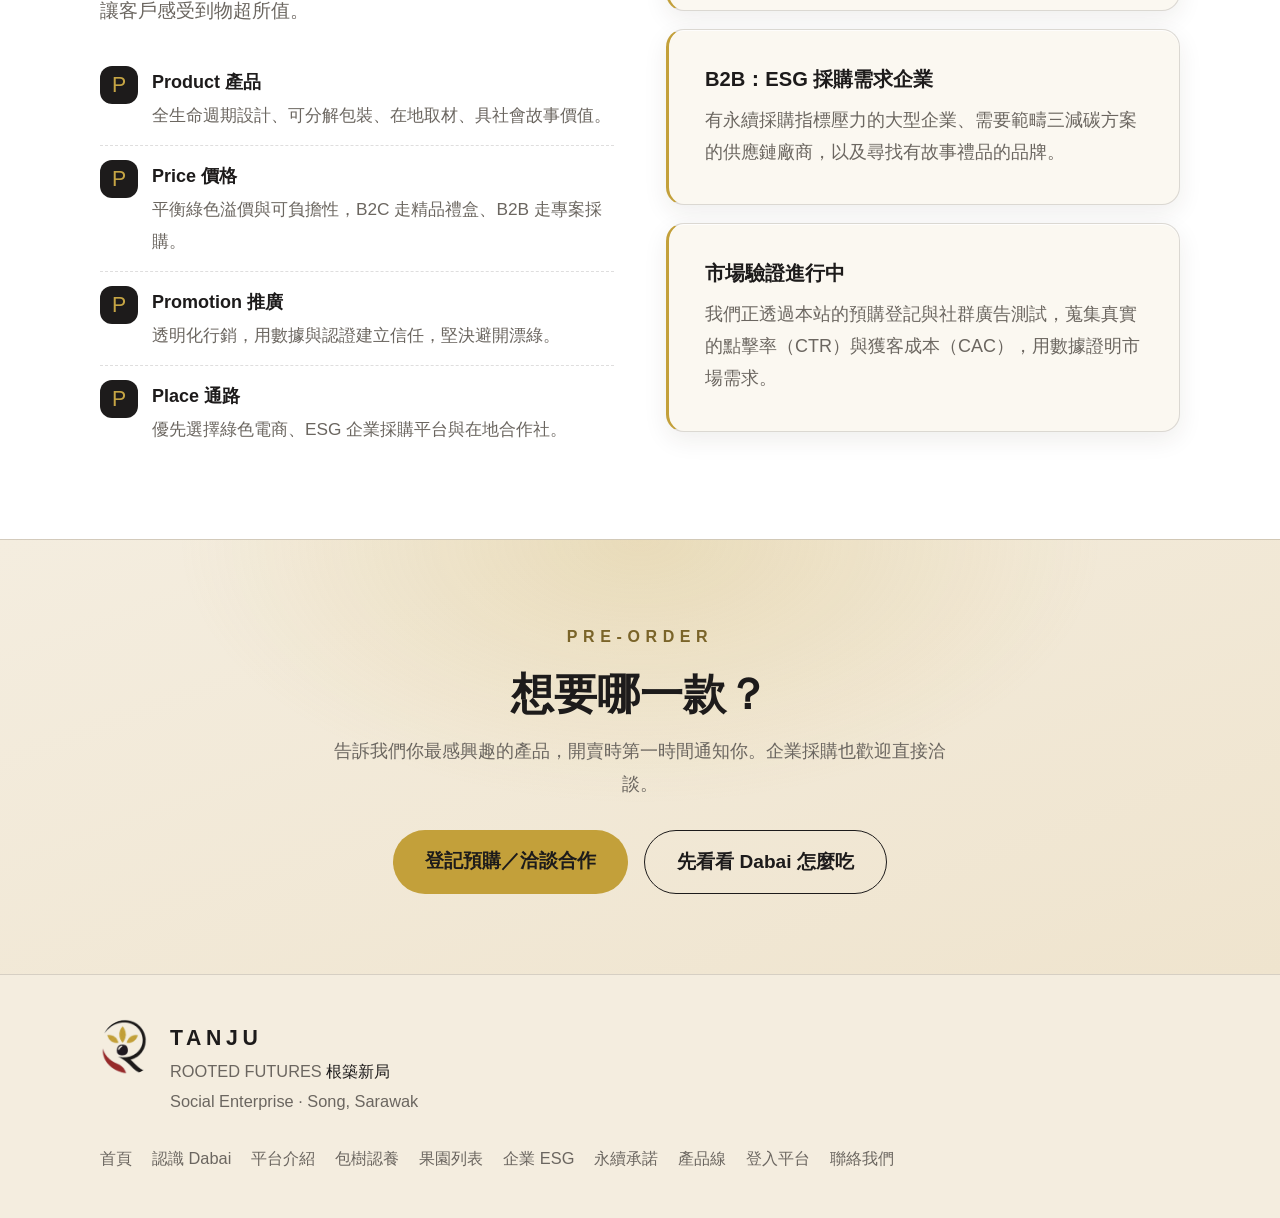
<file: products.html>
<!DOCTYPE html>
<html lang="zh-Hant">
<head>
<meta charset="UTF-8">
<meta name="viewport" content="width=device-width, initial-scale=1.0">
<title>產品線｜Dabai 的全值化加工 — TANJU</title>
<meta name="description" content="Dabai 的全值化利用產品家族：生鮮直送、Kuaci 果核零嘴、Paste 抹醬、油脂萃取與循環包裝。">
<link rel="icon" type="image/png" sizes="32x32" href="assets/img/favicon-32.png?v=a04ee1db">
<link rel="apple-touch-icon" href="assets/img/logo-180.png?v=a04ee1db">
<link rel="stylesheet" href="assets/style.css?v=a04ee1db">
<script src="assets/config.js?v=a04ee1db" defer></script>
<script src="assets/track.js?v=a04ee1db" defer></script>
<script src="assets/site.js?v=a04ee1db" defer></script>
<style>
  .stage-legend{display:flex;gap:14px;flex-wrap:wrap;margin-bottom:34px}
  .legend-item{font-size:.9rem;color:var(--ink-soft);display:flex;align-items:center;gap:7px}
  .legend-dot{width:10px;height:10px;border-radius:50%}
  .ld-now{background:var(--taupe-deep)}
  .ld-dev{background:var(--accent)}
  .ld-plan{background:#92817A}
  .tag-now{background:#F8EADF;color:#362417}
  .tag-dev{background:#F8EADF;color:#56453A}
  .tag-plan{background:#F8EADF;color:#76655C}
</style>
<script src="assets/lang/ms.js?v=a04ee1db" defer></script>
<script src="assets/lang/en.js?v=a04ee1db" defer></script>
<script src="assets/lang/iba.js?v=a04ee1db" defer></script>
<script src="assets/i18n.js?v=a04ee1db" defer></script>
</head>
<body>

<nav>
  <a class="logo" href="index.html"><img src="assets/img/logo.png?v=a04ee1db" alt="" width="40" height="40"><span class="logo-wm"><b class="logo-name">TANJU</b><i class="logo-sub">ROOTED FUTURES<span class="logo-zh"> · 根築新局</span></i></span></a>
  <button class="nav-toggle" aria-label="開關選單" aria-expanded="false">☰</button>
  <div class="nav-links">
    <a href="index.html">首頁</a>
    <a href="dabai.html">認識 Dabai</a>
    <a href="platform.html">平台介紹</a>
    <a href="trees.html">包樹認養</a>
    <a href="orchards.html">果園列表</a>
    <a href="esg.html">企業 ESG</a>
    <a href="sustainability.html">永續承諾</a>
  </div>
  <a class="nav-cta" href="app.html">登入平台</a>
</nav>

<div class="page-hero">
  <div class="wrap">
    <span class="eyebrow">Products</span>
    <h1>全值化利用的<span class="accent">產品家族</span></h1>
    <p>Dabai，從生鮮直送到全果加工。每一件產品都遵循「全值化利用」原則 —— 果肉、果核、果皮各有去處，規格外與過剩的果實也不浪費，直接消化平台上賣不完的產量。</p>
  </div>
</div>

<section>
  <div class="wrap">
    <div class="reveal">
      <span class="eyebrow">Line-up</span>
      <h2 class="sec-title">產品線一覽</h2>
      <div class="stage-legend">
        <span data-i18n-keep class="legend-item"><span class="legend-dot ld-now"></span>現正供應／預購中</span>
        <span data-i18n-keep class="legend-item"><span class="legend-dot ld-dev"></span>研發中</span>
        <span data-i18n-keep class="legend-item"><span class="legend-dot ld-plan"></span>規劃中</span>
      </div>
    </div>

    <div class="prod-grid reveal">
      <div class="prod-card">
        <div class="prod-visual pv-1"><img src="assets/img/art/dabai-fruit.svg" alt="一顆 Dabai" loading="lazy" style="width:78%;height:auto;display:block;margin:auto"></div>
        <div class="prod-body">
          <h3>生鮮 Dabai 直送</h3>
          <div class="en">Fresh Dabai</div>
          <p>產季限定，長屋契作直採，冷鏈配送。隨盒附上正確食用指南（泡熱水泡到軟，約 10–30 分鐘），第一次吃也不會踩雷。</p>
          <span class="prod-tag tag-now">第一階段 · 現正預購</span>
        </div>
      </div>
      <div class="prod-card">
        <div class="prod-visual pv-2">🌵</div>
              </div>
      <div class="prod-card">
        <div class="prod-visual pv-5">🍦</div>
              </div>
      <div class="prod-card">
        <div class="prod-visual pv-2">🍃</div>
        <div class="prod-body">
          <h3>葉子環保包裝</h3>
          <div class="en">Leaf Packaging</div>
          <p>以在地葉材與手工編織提籃取代塑膠包裝，可自然分解，把雨林的生活智慧帶進日常。</p>
          <span class="prod-tag tag-now">第二階段 · 導入中</span>
        </div>
      </div>
      <div class="prod-card">
        <div class="prod-visual pv-3">🌰</div>
        <div class="prod-body">
          <h3>Dabai Kuaci</h3>
          <div class="en">Dabai Seed Snack</div>
          <p>過去被丟棄的果核，烘焙成香脆涮嘴的堅果零食 —— 把廢棄物變成高毛利產品的最佳示範。</p>
          <span class="prod-tag tag-dev">第四階段 · 研發中</span>
        </div>
      </div>
      <div class="prod-card">
        <div class="prod-visual pv-4">🥫</div>
        <div class="prod-body">
          <h3>Dabai Paste 抹醬</h3>
          <div class="en">Dabai Paste</div>
          <p>滑順濃郁的黑橄欖抹醬，突破生鮮保存限制，讓不在產地的人也吃得到砂拉越的味道。</p>
          <span class="prod-tag tag-dev">第四階段 · 研發中</span>
        </div>
      </div>
      <div class="prod-card">
        <div class="prod-visual pv-5">♻️</div>
        <div class="prod-body">
          <h3>循環再造生活品</h3>
          <div class="en">Upcycled Goods</div>
          <p>社區回收的鋁罐與寶特瓶升級再造 —— 鋁罐變服飾配件、寶特瓶編織成提籃。</p>
          <span class="prod-tag tag-plan">第五階段 · 規劃中</span>
        </div>
      </div>
      <div class="prod-card">
        <div class="prod-visual pv-4">🥟</div>
              </div>
      <div class="prod-card">
        <div class="prod-visual pv-6">🎁</div>
        <div class="prod-body">
          <h3>ESG 企業禮盒</h3>
          <div class="en">Corporate ESG Gift Box</div>
          <p>結合循環包裝、產品組合與社區故事卡，滿足企業永續採購與節慶送禮的雙重需求。</p>
          <span class="prod-tag tag-plan">B2B · 洽談中</span>
        </div>
      </div>
    </div>
  </div>
</section>

<section style="background:var(--almond-soft)">
  <div class="wrap">
    <div class="reveal">
      <span class="eyebrow">Full-value Utilisation</span>
      <h2 class="sec-title">一顆果實，四種去處</h2>
      <p class="sec-sub">傳統加工只取果肉，其餘直接丟棄。我們把每個部位都找到出路，同時降低廢棄處理成本並創造新營收。</p>
      <div class="table-scroll">
        <table>
          <thead>
            <tr><th>部位</th><th>傳統處理</th><th>我們的做法</th><th>對應產品</th></tr>
          </thead>
          <tbody>
            <tr><td>Dabai 果肉</td><td>鮮食（保存期短）</td><td>鮮食 + 加工延長保存</td><td>生鮮直送、Dabai Paste</td></tr>
            <tr><td>Dabai 果核</td><td>丟棄</td><td>烘焙加工成零嘴</td><td>Dabai Kuaci</td></tr>
            <tr><td>果皮與纖維</td><td>丟棄</td><td>堆肥回田、生質材料試驗</td><td>農地養分循環</td></tr>
            <tr><td>包裝材</td><td>塑膠</td><td>在地葉材與編織提籃</td><td>葉子環保包裝</td></tr>
          </tbody>
        </table>
      </div>
    </div>
  </div>
</section>

<section>
  <div class="wrap">
    <div class="two-col reveal">
      <div>
        <span class="eyebrow">Marketing · 4P</span>
        <h2 class="sec-title">我們的產品策略</h2>
        <p class="lead">
          綠色溢價不該讓消費者覺得「為了環保多花冤枉錢」。
          我們用真實的產地故事、可追溯的供應鏈與可量化的影響力數據，讓客戶感受到物超所值。
        </p>
        <ul class="fact-list">
          <li><div class="fact-ico">P</div><div><b>Product 產品</b><span>全生命週期設計、可分解包裝、在地取材、具社會故事價值。</span></div></li>
          <li><div class="fact-ico">P</div><div><b>Price 價格</b><span>平衡綠色溢價與可負擔性，B2C 走精品禮盒、B2B 走專案採購。</span></div></li>
          <li><div class="fact-ico">P</div><div><b>Promotion 推廣</b><span>透明化行銷，用數據與認證建立信任，堅決避開漂綠。</span></div></li>
          <li><div class="fact-ico">P</div><div><b>Place 通路</b><span>優先選擇綠色電商、ESG 企業採購平台與在地合作社。</span></div></li>
        </ul>
      </div>
      <div>
        <div class="dark-card">
          <h3>B2C：綠色消費者</h3>
          <p>關心永續議題的年輕世代、追求獨特風味的美食愛好者，以及思念家鄉味的砂拉越遊子。</p>
        </div>
        <div class="dark-card">
          <h3>B2B：ESG 採購需求企業</h3>
          <p>有永續採購指標壓力的大型企業、需要範疇三減碳方案的供應鏈廠商，以及尋找有故事禮品的品牌。</p>
        </div>
        <div class="dark-card">
          <h3>市場驗證進行中</h3>
          <p>我們正透過本站的預購登記與社群廣告測試，蒐集真實的點擊率（CTR）與獲客成本（CAC），用數據證明市場需求。</p>
        </div>
      </div>
    </div>
  </div>
</section>

<section class="cta-band">
  <div class="wrap">
    <span class="eyebrow">Pre-order</span>
    <h2 class="sec-title">想要哪一款？</h2>
    <p>告訴我們你最感興趣的產品，開賣時第一時間通知你。企業採購也歡迎直接洽談。</p>
    <div class="btn-row">
      <a class="btn btn-gold" href="contact.html">登記預購／洽談合作</a>
      <a class="btn btn-ghost" href="dabai.html">先看看 Dabai 怎麼吃</a>
    </div>
  </div>
</section>

<footer>
  <div class="foot-grid">
    <div class="foot-brand"><img src="assets/img/logo.png?v=a04ee1db" alt="TANJU · ROOTED FUTURES 根築新局" width="56" height="56"><div><b>TANJU</b><br>ROOTED FUTURES<span class="logo-zh"> 根築新局</span><br>Social Enterprise · Song, Sarawak</div></div>
    <div class="foot-links">
      <a href="index.html">首頁</a>
      <a href="dabai.html">認識 Dabai</a>
      <a href="platform.html">平台介紹</a>
      <a href="trees.html">包樹認養</a>
      <a href="orchards.html">果園列表</a>
      <a href="esg.html">企業 ESG</a>
      <a href="sustainability.html">永續承諾</a>
      <a href="products.html">產品線</a>
      <a href="app.html">登入平台</a>
      <a href="contact.html">聯絡我們</a>
    </div>
  </div>
</footer>

</body>
</html>
</file>
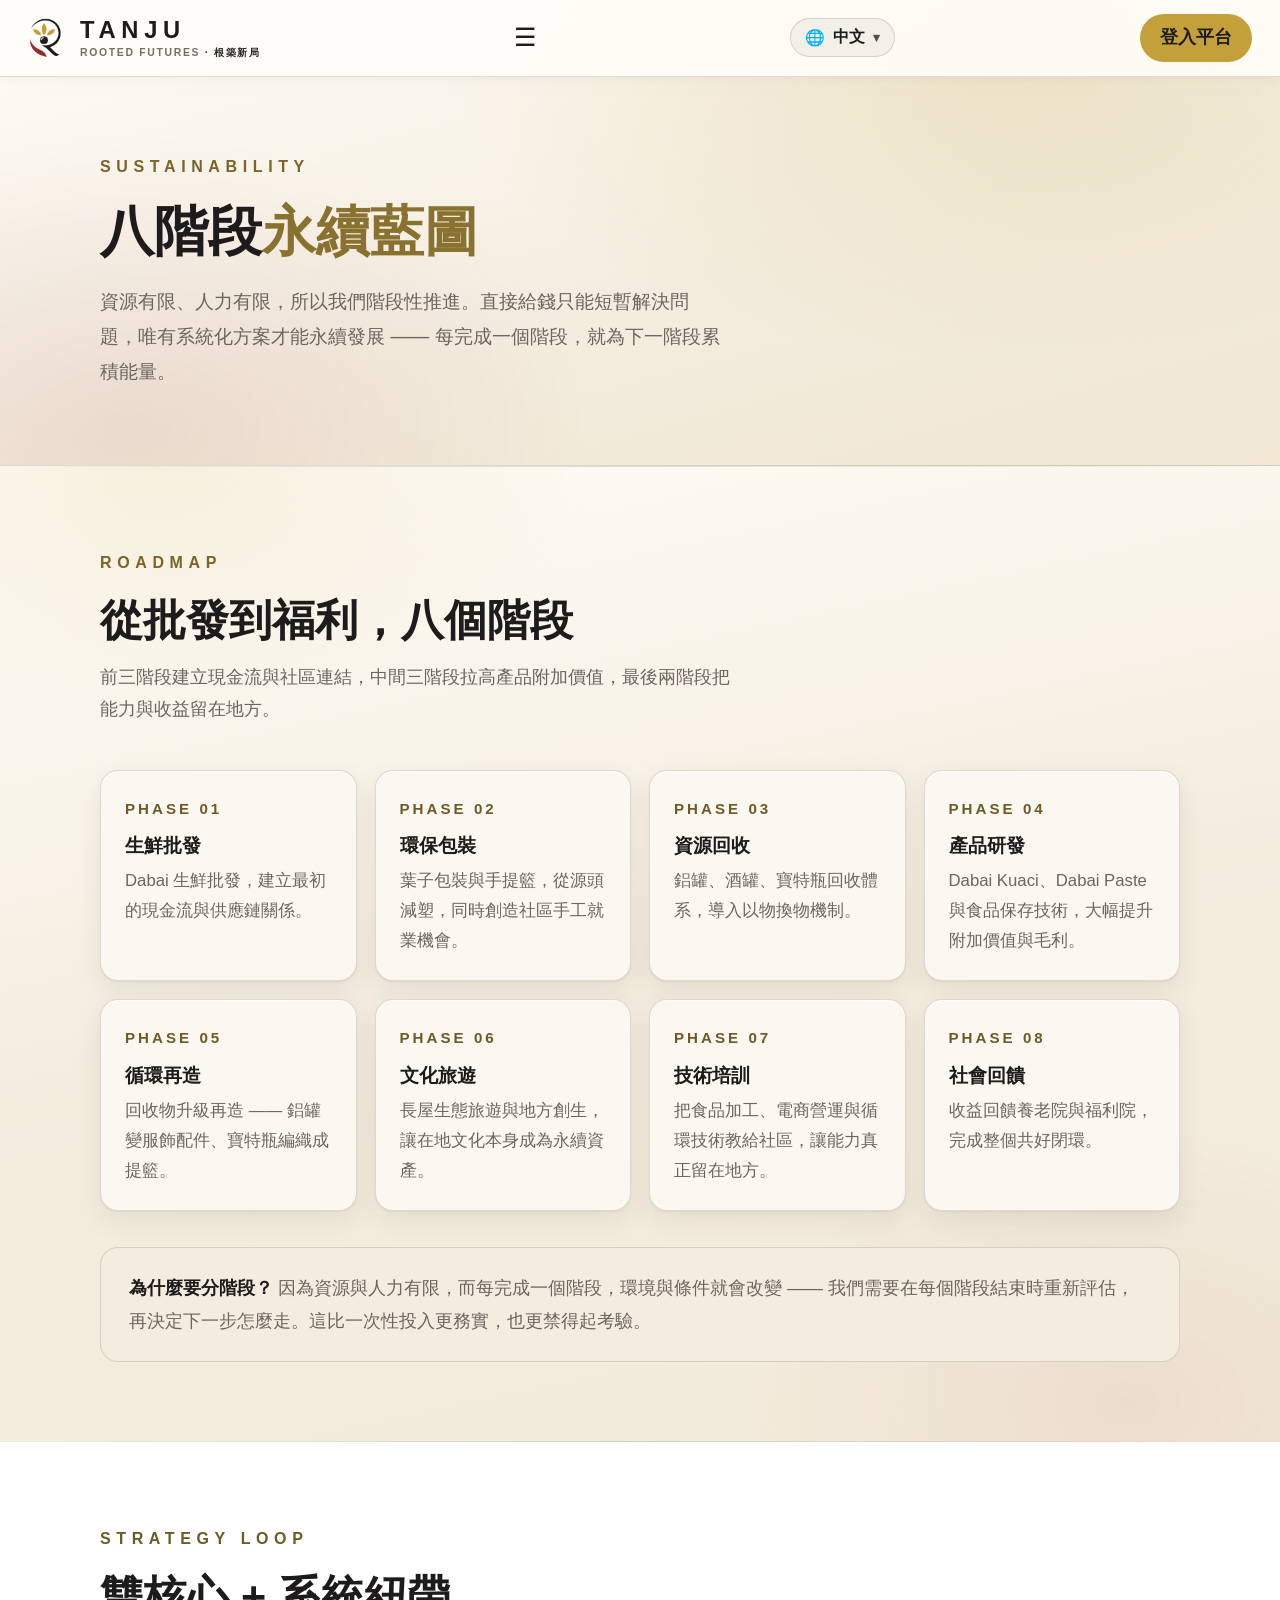
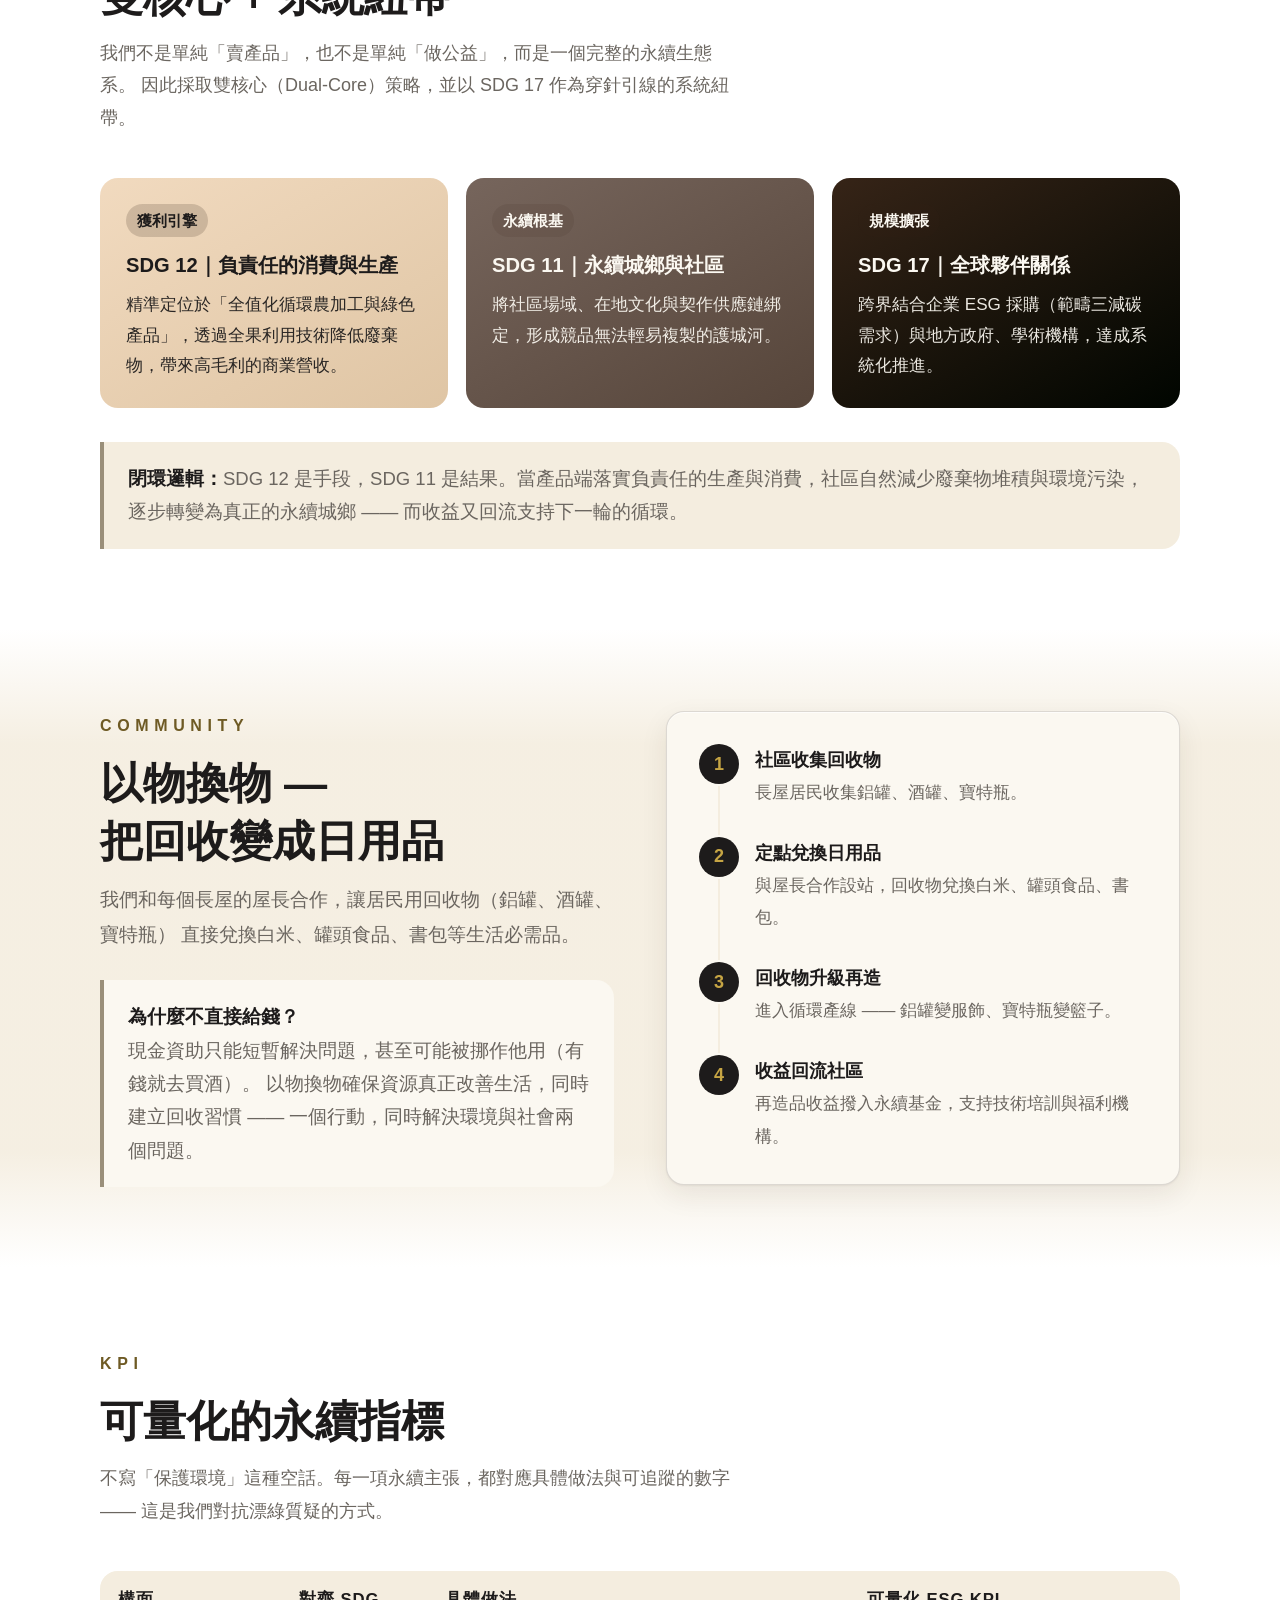
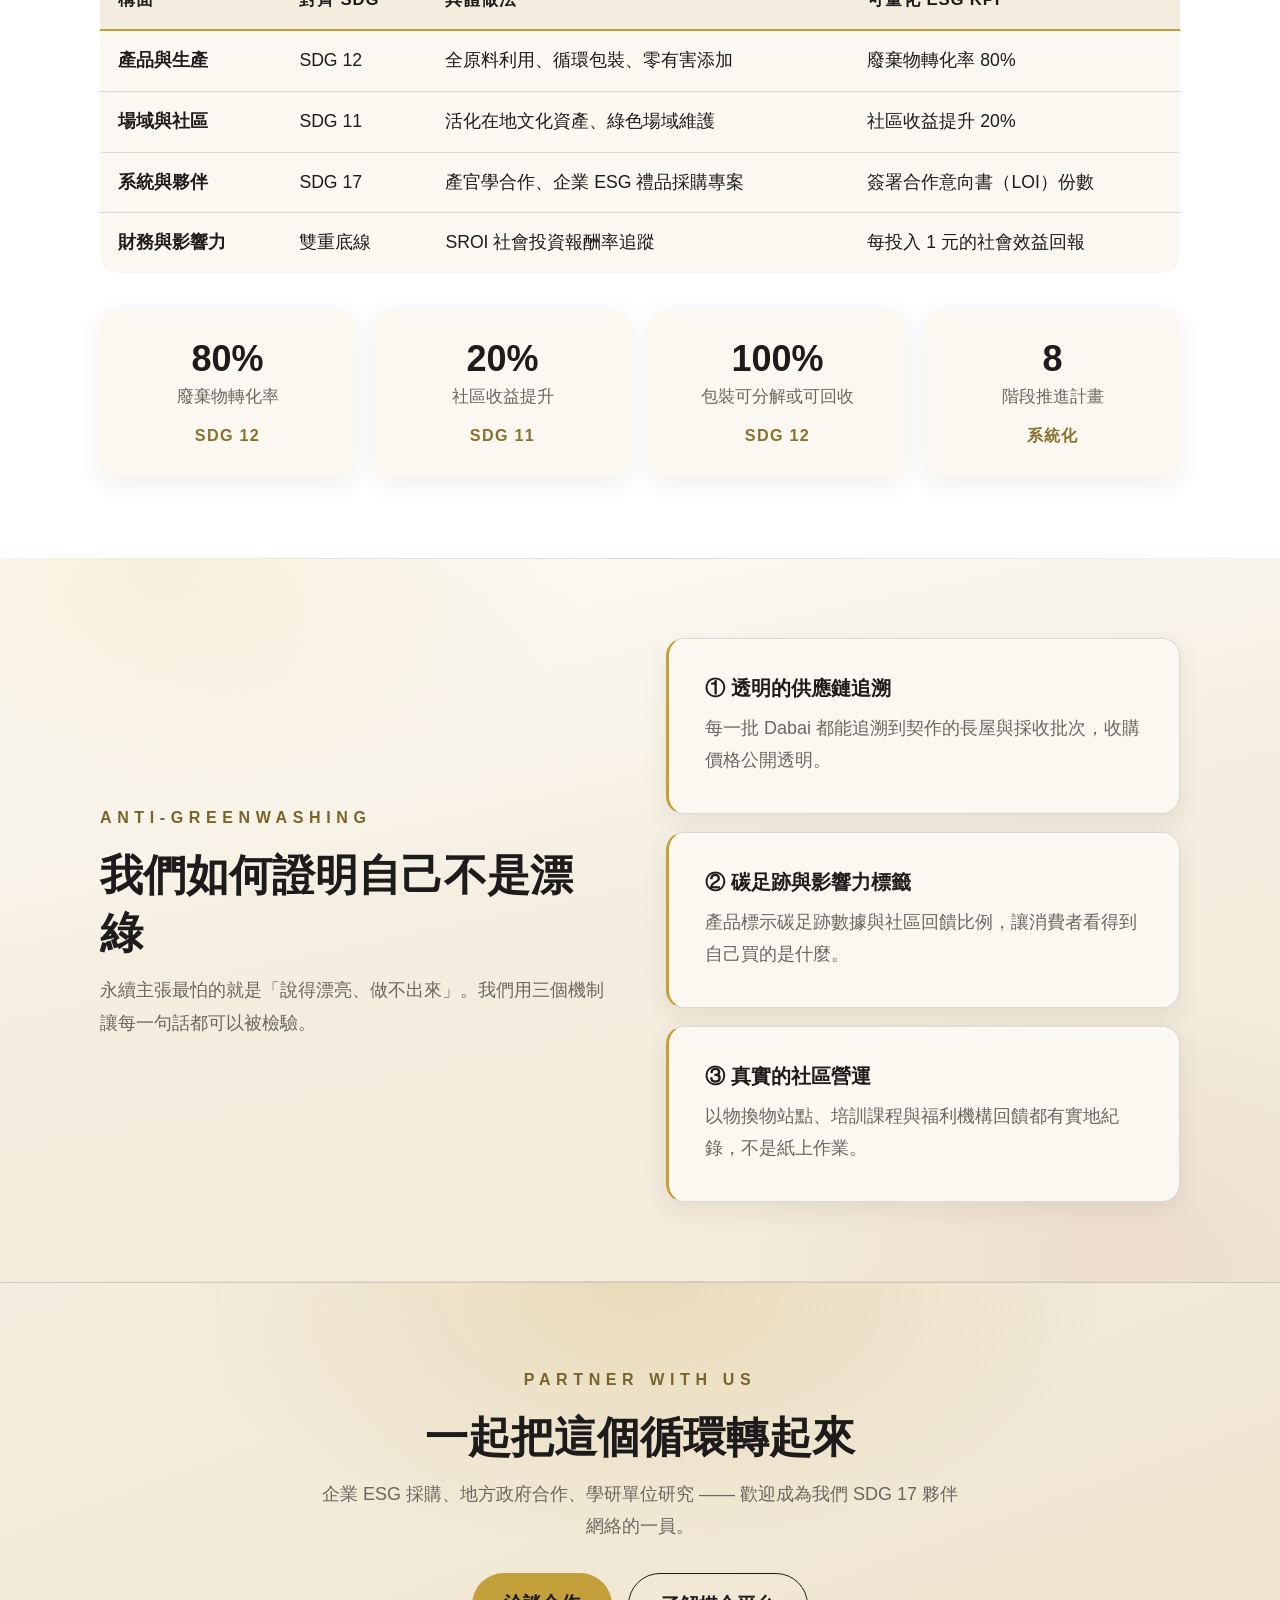
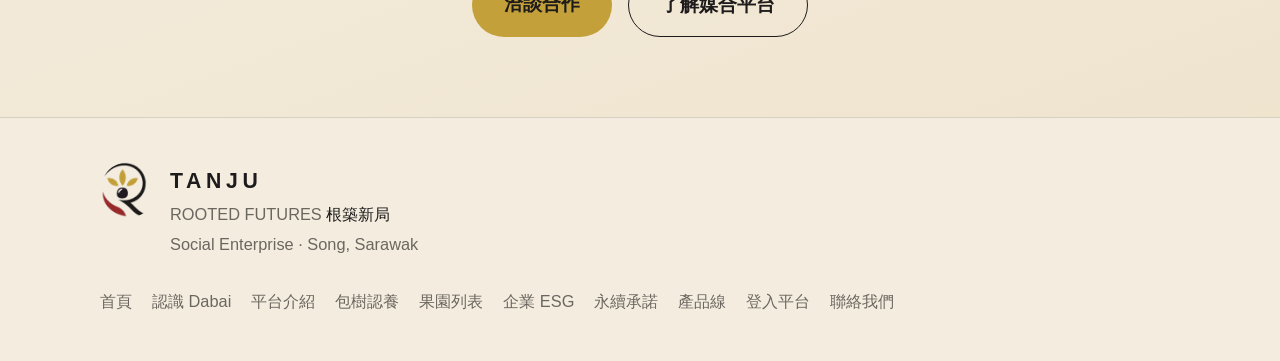
<file: sustainability.html>
<!DOCTYPE html>
<html lang="zh-Hant">
<head>
<meta charset="UTF-8">
<meta name="viewport" content="width=device-width, initial-scale=1.0">
<title>永續藍圖｜八階段計畫 · SDG 11／12／17 — TANJU</title>
<meta name="description" content="Dabai 永續商業生態系的八階段推進藍圖、SDG 11／12／17 雙核心策略，以及以物換物的社區回收機制。">
<link rel="icon" type="image/png" sizes="32x32" href="assets/img/favicon-32.png?v=a04ee1db">
<link rel="apple-touch-icon" href="assets/img/logo-180.png?v=a04ee1db">
<link rel="stylesheet" href="assets/style.css?v=a04ee1db">
<script src="assets/config.js?v=a04ee1db" defer></script>
<script src="assets/track.js?v=a04ee1db" defer></script>
<script src="assets/site.js?v=a04ee1db" defer></script>
<style>
  .kpi-grid{display:grid;grid-template-columns:repeat(auto-fit,minmax(200px,1fr));gap:20px;margin-top:36px}
  .kpi{background:var(--snow);border-radius:var(--radius);padding:28px;text-align:center;box-shadow:0 6px 24px rgba(54,36,23,.08)}
  .kpi b{display:block;font-size:2rem;color:var(--coffee);line-height:1.2}
  .kpi span{font-size:.93rem;color:var(--ink-soft)}
  .kpi small{display:block;margin-top:8px;font-size:.9rem;color:var(--accent);font-weight:700;letter-spacing:.08em}
  .loop-diagram{display:grid;grid-template-columns:repeat(auto-fit,minmax(230px,1fr));gap:18px;margin-top:36px}
  /* 淺色卡用深色字、深色卡用淺色字 —— Almond 底配白字只有 1.35:1 */
  .loop-node{border-radius:var(--radius);padding:26px}
  .ln-1{background:linear-gradient(150deg,#F1DABF,#DFC5A4);color:var(--coffee)}
  .ln-2{background:linear-gradient(150deg,#76655C,#56453A);color:var(--snow)}
  .ln-3{background:linear-gradient(150deg,#362417,#000500);color:var(--snow)}
  .loop-node b{display:block;font-size:1.12rem;margin-bottom:6px}
  .loop-node .role{font-size:.84rem;font-weight:700;padding:3px 11px;border-radius:99px;display:inline-block;margin-bottom:10px}
  .ln-1 .role{background:rgba(54,36,23,.18)}
  .ln-2 .role,.ln-3 .role{background:rgba(54,36,23,.10)}
  .loop-node p{font-size:.95rem;opacity:.93}
</style>
<script src="assets/lang/ms.js?v=a04ee1db" defer></script>
<script src="assets/lang/en.js?v=a04ee1db" defer></script>
<script src="assets/lang/iba.js?v=a04ee1db" defer></script>
<script src="assets/i18n.js?v=a04ee1db" defer></script>
</head>
<body>

<nav>
  <a class="logo" href="index.html"><img src="assets/img/logo.png?v=a04ee1db" alt="" width="40" height="40"><span class="logo-wm"><b class="logo-name">TANJU</b><i class="logo-sub">ROOTED FUTURES<span class="logo-zh"> · 根築新局</span></i></span></a>
  <button class="nav-toggle" aria-label="開關選單" aria-expanded="false">☰</button>
  <div class="nav-links">
    <a href="index.html">首頁</a>
    <a href="dabai.html">認識 Dabai</a>
    <a href="platform.html">平台介紹</a>
    <a href="trees.html">包樹認養</a>
    <a href="orchards.html">果園列表</a>
    <a href="esg.html">企業 ESG</a>
    <a href="sustainability.html" class="active">永續承諾</a>
  </div>
  <a class="nav-cta" href="app.html">登入平台</a>
</nav>

<div class="page-hero">
  <div class="wrap">
    <span class="eyebrow">Sustainability</span>
    <h1>八階段<span class="accent">永續藍圖</span></h1>
    <p>資源有限、人力有限，所以我們階段性推進。直接給錢只能短暫解決問題，唯有系統化方案才能永續發展 —— 每完成一個階段，就為下一階段累積能量。</p>
  </div>
</div>

<section class="dark-section">
  <div class="wrap">
    <div class="reveal">
      <span class="eyebrow">Roadmap</span>
      <h2 class="sec-title">從批發到福利，八個階段</h2>
      <p class="sec-sub">前三階段建立現金流與社區連結，中間三階段拉高產品附加價值，最後兩階段把能力與收益留在地方。</p>
    </div>
    <div class="phases reveal">
      <div class="phase"><span class="phase-num">PHASE 01</span><h3>生鮮批發</h3><p>Dabai 生鮮批發，建立最初的現金流與供應鏈關係。</p></div>
      <div class="phase"><span class="phase-num">PHASE 02</span><h3>環保包裝</h3><p>葉子包裝與手提籃，從源頭減塑，同時創造社區手工就業機會。</p></div>
      <div class="phase"><span class="phase-num">PHASE 03</span><h3>資源回收</h3><p>鋁罐、酒罐、寶特瓶回收體系，導入以物換物機制。</p></div>
      <div class="phase"><span class="phase-num">PHASE 04</span><h3>產品研發</h3><p>Dabai Kuaci、Dabai Paste 與食品保存技術，大幅提升附加價值與毛利。</p></div>
      <div class="phase"><span class="phase-num">PHASE 05</span><h3>循環再造</h3><p>回收物升級再造 —— 鋁罐變服飾配件、寶特瓶編織成提籃。</p></div>
      <div class="phase"><span class="phase-num">PHASE 06</span><h3>文化旅遊</h3><p>長屋生態旅遊與地方創生，讓在地文化本身成為永續資產。</p></div>
      <div class="phase"><span class="phase-num">PHASE 07</span><h3>技術培訓</h3><p>把食品加工、電商營運與循環技術教給社區，讓能力真正留在地方。</p></div>
      <div class="phase"><span class="phase-num">PHASE 08</span><h3>社會回饋</h3><p>收益回饋養老院與福利院，完成整個共好閉環。</p></div>
    </div>
    <div class="loop-note reveal">
      <b>為什麼要分階段？</b> 因為資源與人力有限，而每完成一個階段，環境與條件就會改變 ——
      我們需要在每個階段結束時重新評估，再決定下一步怎麼走。這比一次性投入更務實，也更禁得起考驗。
    </div>
  </div>
</section>

<section>
  <div class="wrap">
    <div class="reveal">
      <span class="eyebrow">Strategy Loop</span>
      <h2 class="sec-title">雙核心 + 系統紐帶</h2>
      <p class="sec-sub">
        我們不是單純「賣產品」，也不是單純「做公益」，而是一個完整的永續生態系。
        因此採取雙核心（Dual-Core）策略，並以 SDG 17 作為穿針引線的系統紐帶。
      </p>
    </div>
    <div class="loop-diagram reveal">
      <div class="loop-node ln-1">
        <span class="role">獲利引擎</span>
        <b>SDG 12｜負責任的消費與生產</b>
        <p>精準定位於「全值化循環農加工與綠色產品」，透過全果利用技術降低廢棄物，帶來高毛利的商業營收。</p>
      </div>
      <div class="loop-node ln-2">
        <span class="role">永續根基</span>
        <b>SDG 11｜永續城鄉與社區</b>
        <p>將社區場域、在地文化與契作供應鏈綁定，形成競品無法輕易複製的護城河。</p>
      </div>
      <div class="loop-node ln-3">
        <span class="role">規模擴張</span>
        <b>SDG 17｜全球夥伴關係</b>
        <p>跨界結合企業 ESG 採購（範疇三減碳需求）與地方政府、學術機構，達成系統化推進。</p>
      </div>
    </div>
    <div class="quote reveal" style="margin-top:34px;background:var(--almond-soft)">
      <b>閉環邏輯：</b>SDG 12 是手段，SDG 11 是結果。當產品端落實負責任的生產與消費，社區自然減少廢棄物堆積與環境污染，
      逐步轉變為真正的永續城鄉 —— 而收益又回流支持下一輪的循環。
    </div>
  </div>
</section>

<section style="background:var(--almond-soft)">
  <div class="wrap">
    <div class="two-col">
      <div class="reveal">
        <span class="eyebrow">Community</span>
        <h2 class="sec-title">以物換物 —<br>把回收變成日用品</h2>
        <p class="lead">
          我們和每個長屋的屋長合作，讓居民用回收物（鋁罐、酒罐、寶特瓶）
          直接兌換白米、罐頭食品、書包等生活必需品。
        </p>
        <div class="quote">
          <b>為什麼不直接給錢？</b><br>
          現金資助只能短暫解決問題，甚至可能被挪作他用（有錢就去買酒）。
          以物換物確保資源真正改善生活，同時建立回收習慣 —— 一個行動，同時解決環境與社會兩個問題。
        </div>
      </div>
      <div class="card reveal">
        <div class="flow-step">
          <div class="flow-dot">1</div>
          <div><b>社區收集回收物</b><span>長屋居民收集鋁罐、酒罐、寶特瓶。</span></div>
        </div>
        <div class="flow-step">
          <div class="flow-dot">2</div>
          <div><b>定點兌換日用品</b><span>與屋長合作設站，回收物兌換白米、罐頭食品、書包。</span></div>
        </div>
        <div class="flow-step">
          <div class="flow-dot">3</div>
          <div><b>回收物升級再造</b><span>進入循環產線 —— 鋁罐變服飾、寶特瓶變籃子。</span></div>
        </div>
        <div class="flow-step">
          <div class="flow-dot">4</div>
          <div><b>收益回流社區</b><span>再造品收益撥入永續基金，支持技術培訓與福利機構。</span></div>
        </div>
      </div>
    </div>
  </div>
</section>

<section>
  <div class="wrap">
    <div class="reveal">
      <span class="eyebrow">KPI</span>
      <h2 class="sec-title">可量化的永續指標</h2>
      <p class="sec-sub">
        不寫「保護環境」這種空話。每一項永續主張，都對應具體做法與可追蹤的數字 —— 這是我們對抗漂綠質疑的方式。
      </p>
      <div class="table-scroll">
        <table>
          <thead>
            <tr><th>構面</th><th>對齊 SDG</th><th>具體做法</th><th>可量化 ESG KPI</th></tr>
          </thead>
          <tbody>
            <tr><td>產品與生產</td><td>SDG 12</td><td>全原料利用、循環包裝、零有害添加</td><td>廢棄物轉化率 80%</td></tr>
            <tr><td>場域與社區</td><td>SDG 11</td><td>活化在地文化資產、綠色場域維護</td><td>社區收益提升 20%</td></tr>
            <tr><td>系統與夥伴</td><td>SDG 17</td><td>產官學合作、企業 ESG 禮品採購專案</td><td>簽署合作意向書（LOI）份數</td></tr>
            <tr><td>財務與影響力</td><td>雙重底線</td><td>SROI 社會投資報酬率追蹤</td><td>每投入 1 元的社會效益回報</td></tr>
          </tbody>
        </table>
      </div>
      <div class="kpi-grid reveal">
        <div class="kpi"><b>80%</b><span>廢棄物轉化率</span><small>SDG 12</small></div>
        <div class="kpi"><b>20%</b><span>社區收益提升</span><small>SDG 11</small></div>
        <div class="kpi"><b>100%</b><span>包裝可分解或可回收</span><small>SDG 12</small></div>
        <div class="kpi"><b>8</b><span>階段推進計畫</span><small>系統化</small></div>
      </div>
    </div>
  </div>
</section>

<section class="dark-section">
  <div class="wrap">
    <div class="two-col reveal">
      <div>
        <span class="eyebrow">Anti-Greenwashing</span>
        <h2 class="sec-title">我們如何證明自己不是漂綠</h2>
        <p class="sec-sub" style="margin-bottom:0">
          永續主張最怕的就是「說得漂亮、做不出來」。我們用三個機制讓每一句話都可以被檢驗。
        </p>
      </div>
      <div>
        <div class="dark-card">
          <h3>① 透明的供應鏈追溯</h3>
          <p>每一批 Dabai 都能追溯到契作的長屋與採收批次，收購價格公開透明。</p>
        </div>
        <div class="dark-card">
          <h3>② 碳足跡與影響力標籤</h3>
          <p>產品標示碳足跡數據與社區回饋比例，讓消費者看得到自己買的是什麼。</p>
        </div>
        <div class="dark-card">
          <h3>③ 真實的社區營運</h3>
          <p>以物換物站點、培訓課程與福利機構回饋都有實地紀錄，不是紙上作業。</p>
        </div>
      </div>
    </div>
  </div>
</section>

<section class="cta-band">
  <div class="wrap">
    <span class="eyebrow">Partner with us</span>
    <h2 class="sec-title">一起把這個循環轉起來</h2>
    <p>企業 ESG 採購、地方政府合作、學研單位研究 —— 歡迎成為我們 SDG 17 夥伴網絡的一員。</p>
    <div class="btn-row">
      <a class="btn btn-gold" href="contact.html">洽談合作</a>
      <a class="btn btn-ghost" href="platform.html">了解媒合平台</a>
    </div>
  </div>
</section>

<footer>
  <div class="foot-grid">
    <div class="foot-brand"><img src="assets/img/logo.png?v=a04ee1db" alt="TANJU · ROOTED FUTURES 根築新局" width="56" height="56"><div><b>TANJU</b><br>ROOTED FUTURES<span class="logo-zh"> 根築新局</span><br>Social Enterprise · Song, Sarawak</div></div>
    <div class="foot-links">
      <a href="index.html">首頁</a>
      <a href="dabai.html">認識 Dabai</a>
      <a href="platform.html">平台介紹</a>
      <a href="trees.html">包樹認養</a>
      <a href="orchards.html">果園列表</a>
      <a href="esg.html">企業 ESG</a>
      <a href="sustainability.html">永續承諾</a>
      <a href="products.html">產品線</a>
      <a href="app.html">登入平台</a>
      <a href="contact.html">聯絡我們</a>
    </div>
  </div>
</footer>

</body>
</html>
</file>
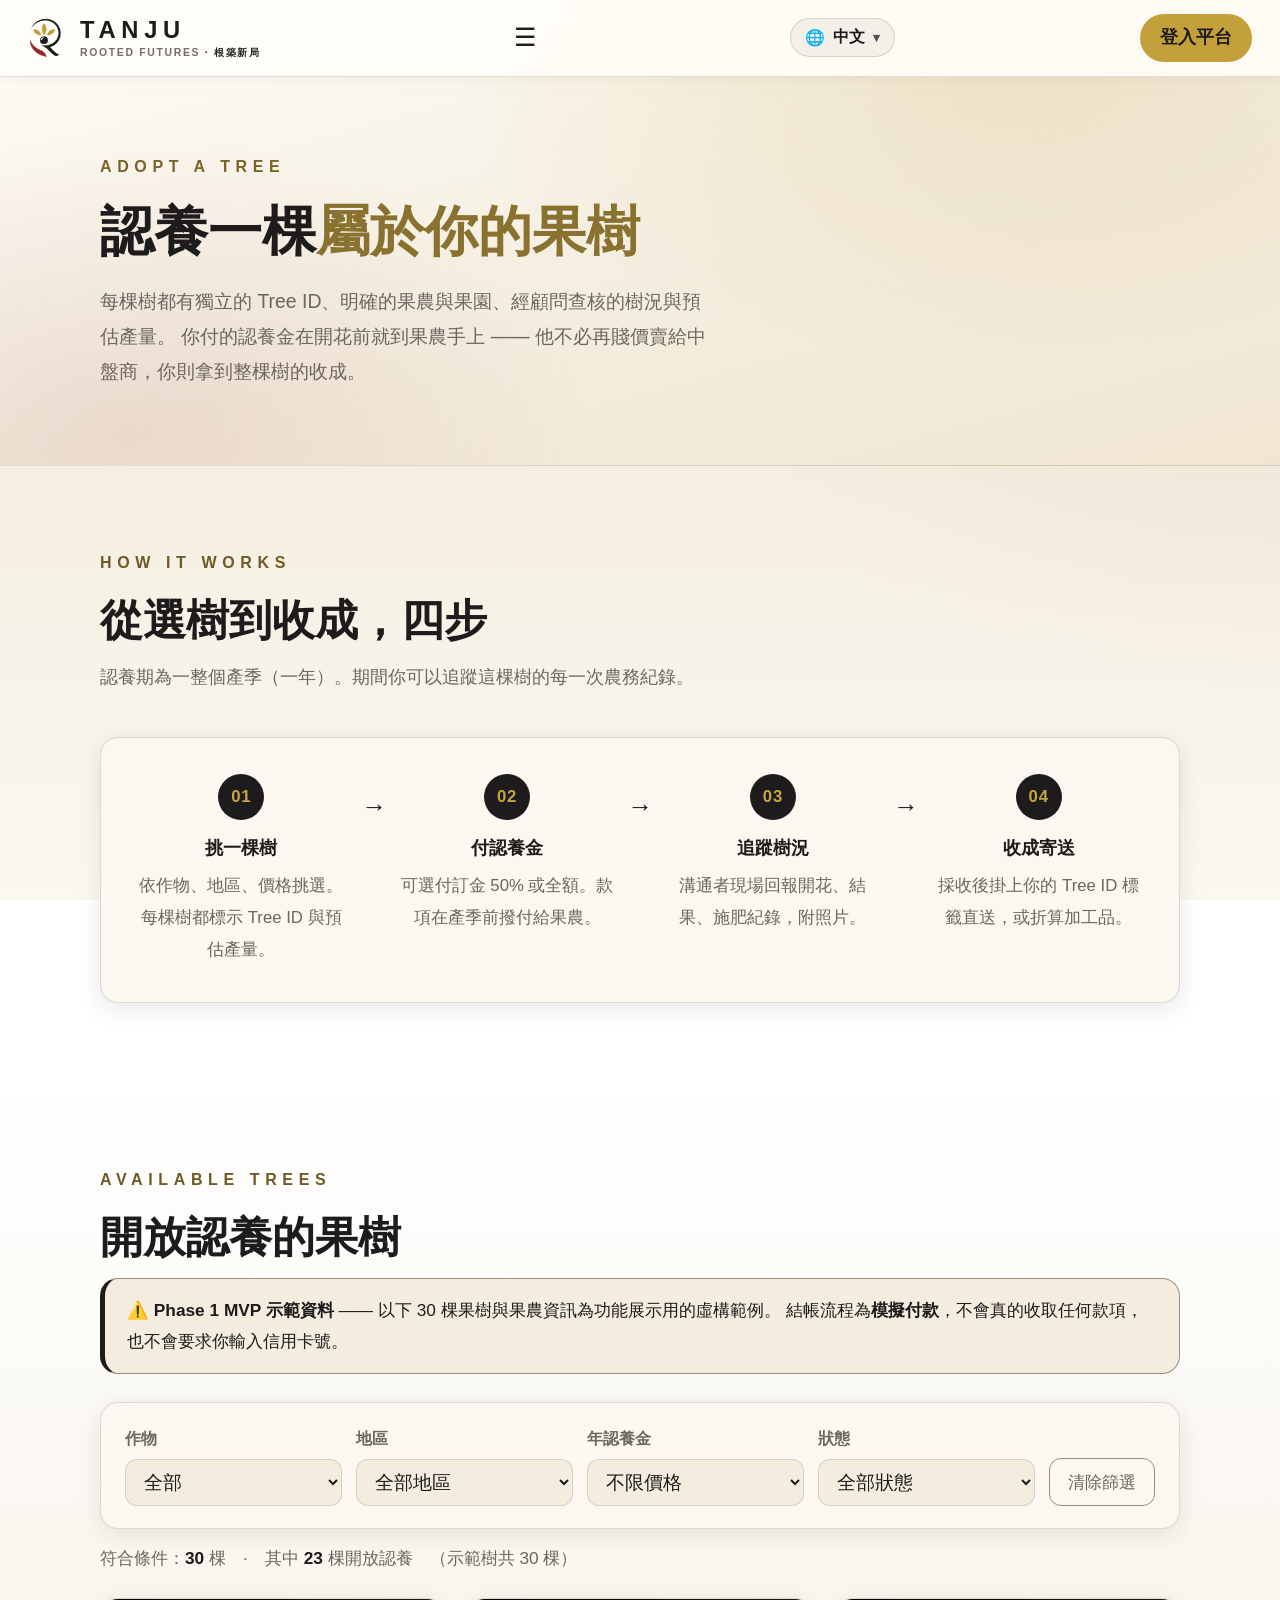
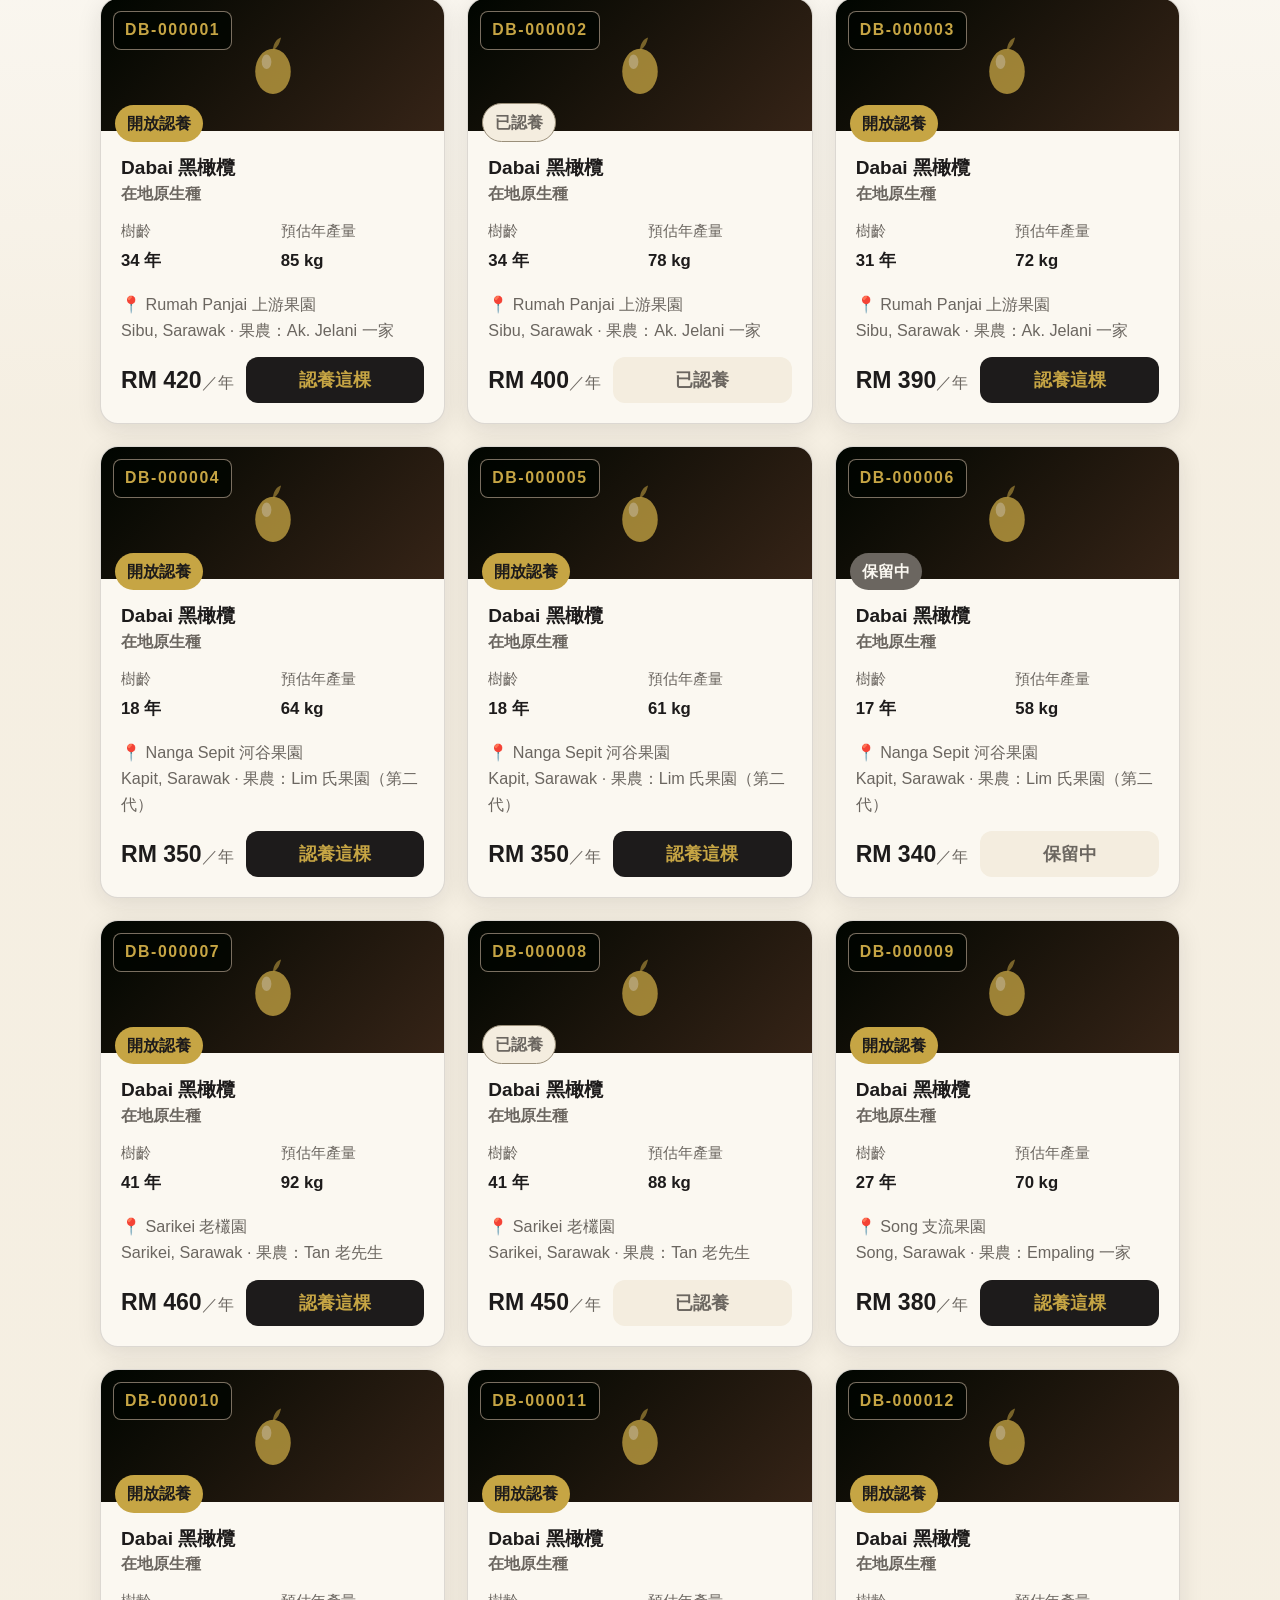
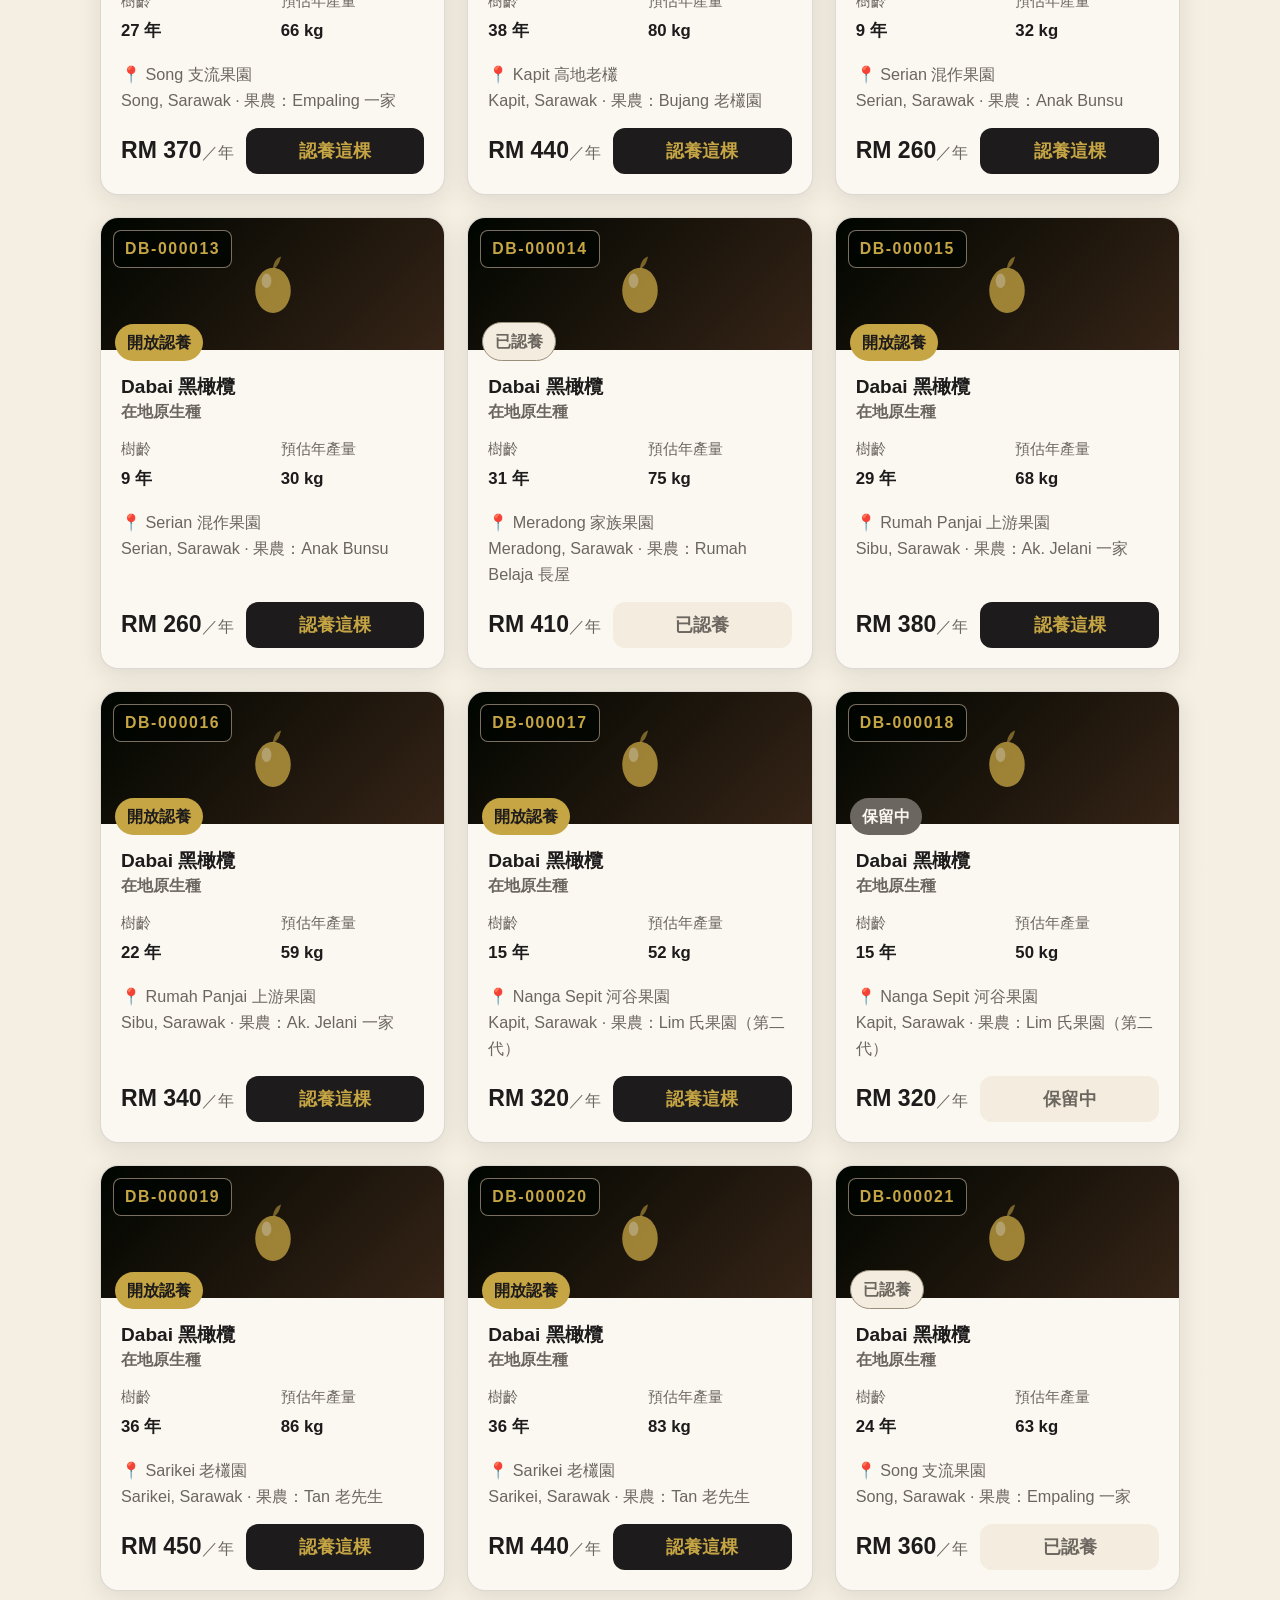
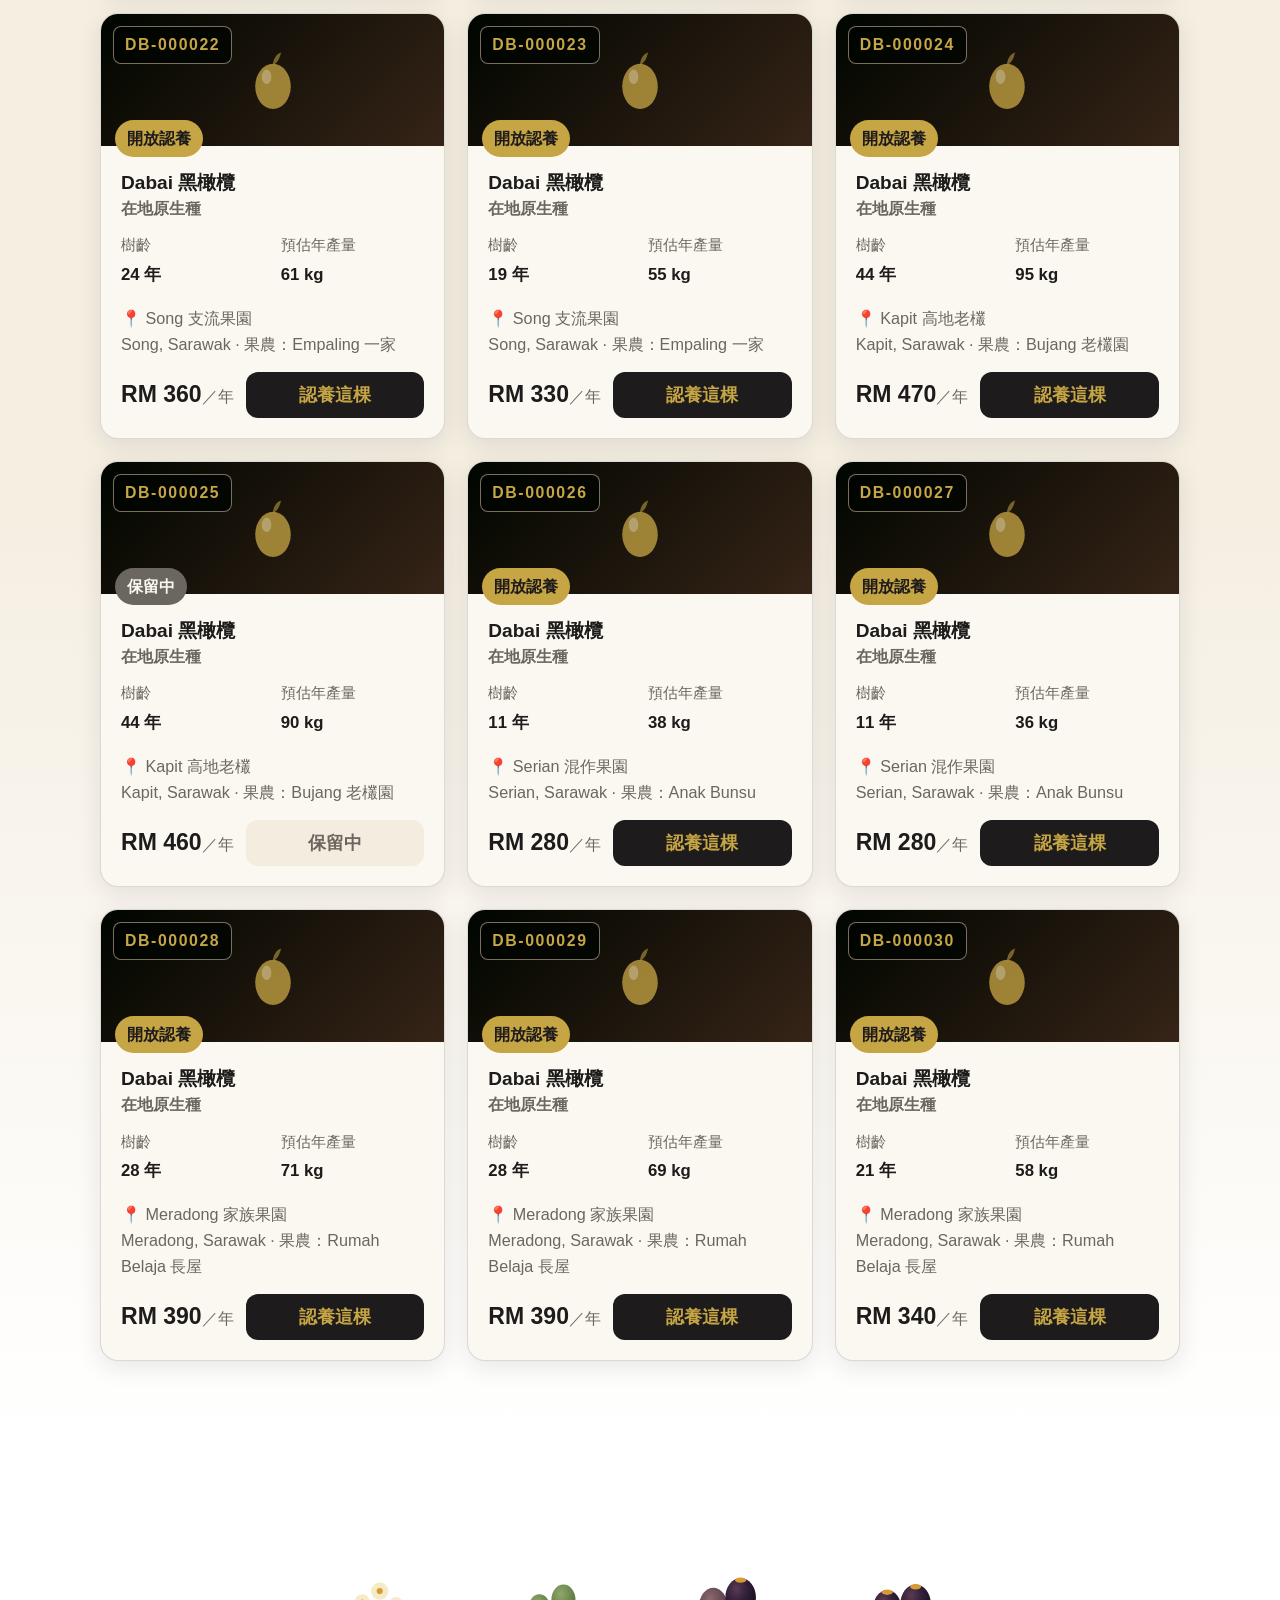
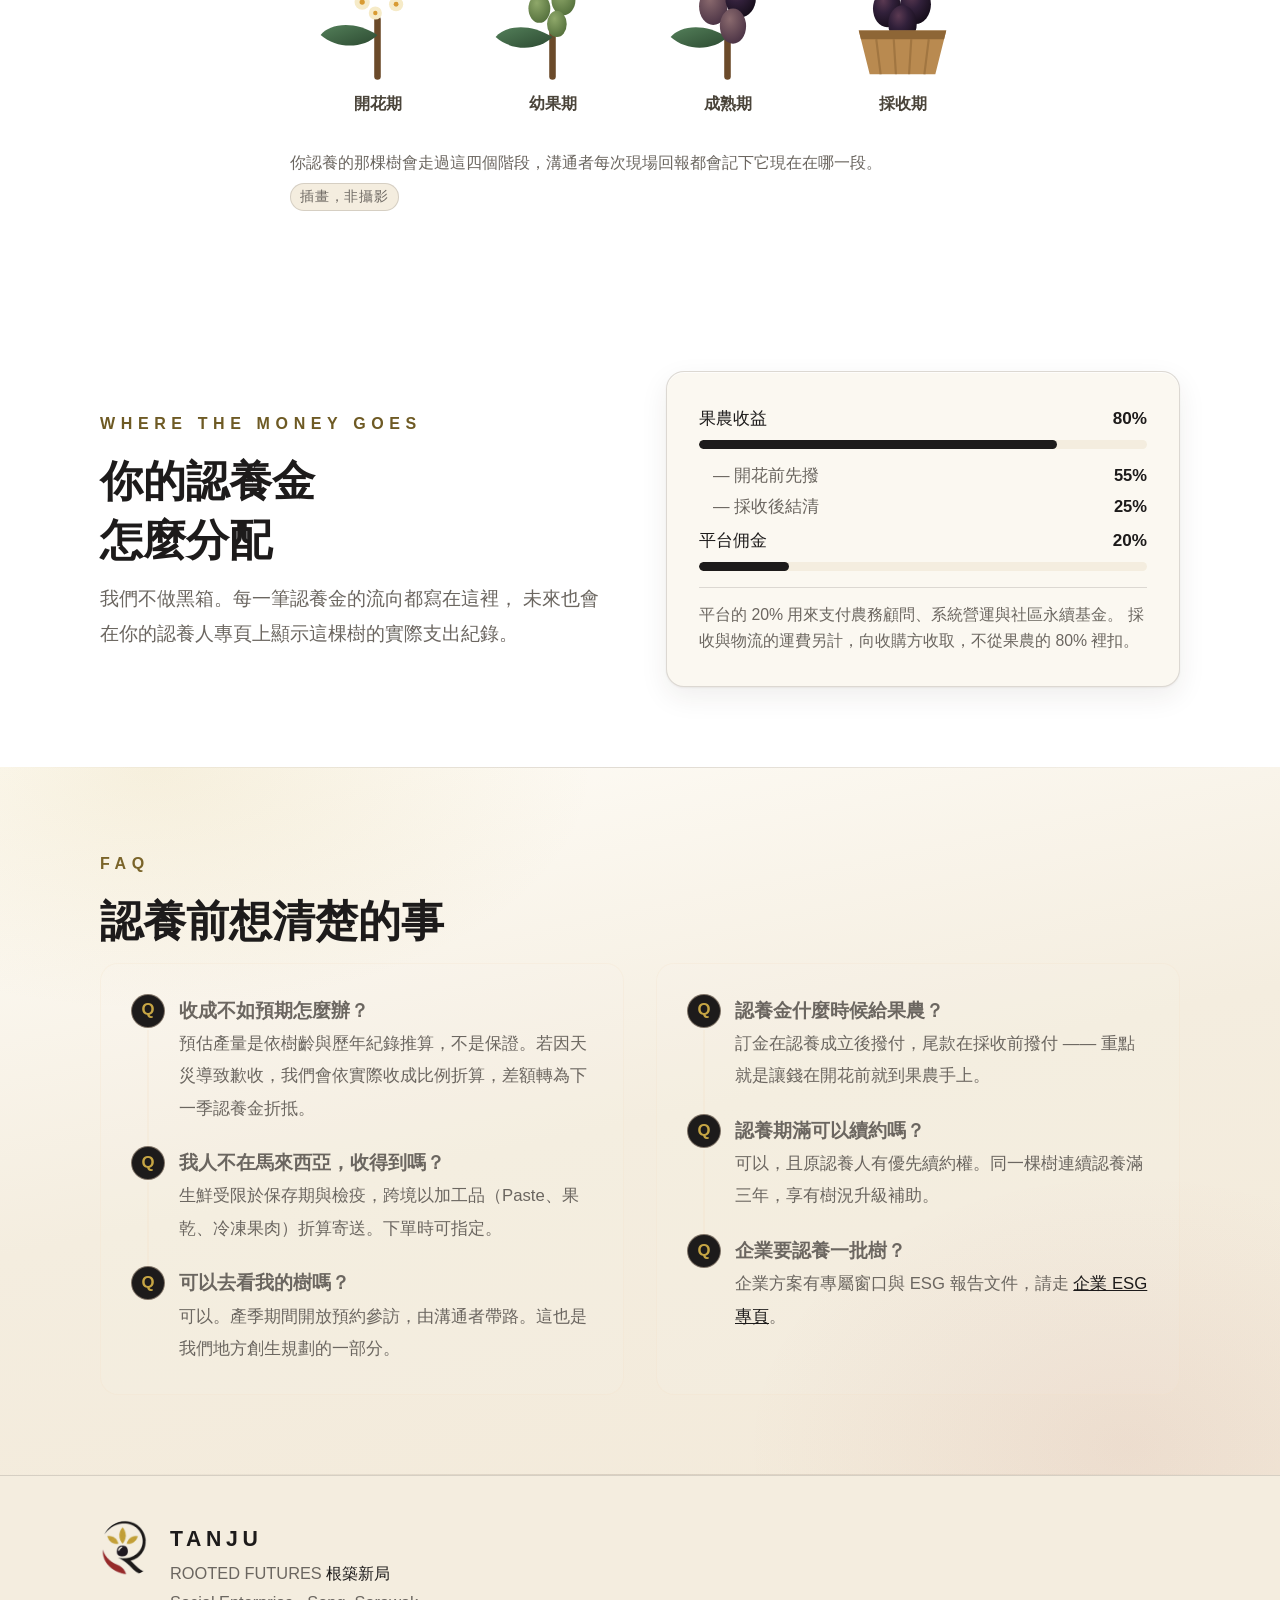
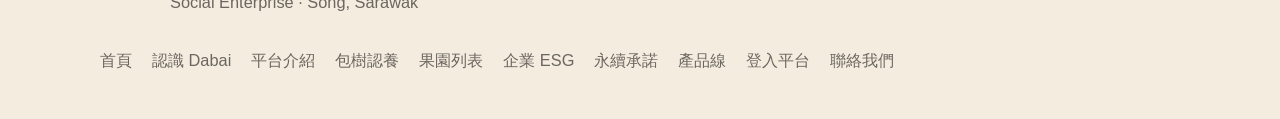
<file: trees.html>
<!DOCTYPE html>
<html lang="zh-Hant">
<head>
<meta charset="UTF-8">
<meta name="viewport" content="width=device-width, initial-scale=1.0">
<title>包樹認養｜一樹一碼 Tree ID — TANJU</title>
<meta name="description" content="認養一棵屬於你的 Dabai 樹。每棵樹有獨立 Tree ID、果農資訊與預估產量，收成直送到你手上。">
<link rel="icon" type="image/png" sizes="32x32" href="assets/img/favicon-32.png?v=a04ee1db">
<link rel="apple-touch-icon" href="assets/img/logo-180.png?v=a04ee1db">
<link rel="stylesheet" href="assets/style.css?v=a04ee1db">
<script src="assets/config.js?v=a04ee1db" defer></script>
<script src="assets/track.js?v=a04ee1db" defer></script>
<script src="assets/auth-sb.js?v=a04ee1db" defer></script>
<script src="assets/store.js?v=a04ee1db" defer></script>
<script src="assets/site.js?v=a04ee1db" defer></script>
<script src="assets/lang/ms.js?v=a04ee1db" defer></script>
<script src="assets/lang/en.js?v=a04ee1db" defer></script>
<script src="assets/lang/iba.js?v=a04ee1db" defer></script>
<script src="assets/i18n.js?v=a04ee1db" defer></script>
</head>
<body>

<nav>
  <a class="logo" href="index.html"><img src="assets/img/logo.png?v=a04ee1db" alt="" width="40" height="40"><span class="logo-wm"><b class="logo-name">TANJU</b><i class="logo-sub">ROOTED FUTURES<span class="logo-zh"> · 根築新局</span></i></span></a>
  <button class="nav-toggle" aria-label="開關選單" aria-expanded="false">☰</button>
  <div class="nav-links">
    <a href="index.html">首頁</a>
    <a href="dabai.html">認識 Dabai</a>
    <a href="platform.html">平台介紹</a>
    <a href="trees.html" class="active">包樹認養</a>
    <a href="orchards.html">果園列表</a>
    <a href="esg.html">企業 ESG</a>
    <a href="sustainability.html">永續承諾</a>
  </div>
  <a class="nav-cta" href="app.html">登入平台</a>
</nav>

<div class="page-hero">
  <div class="wrap">
    <span class="eyebrow">Adopt a Tree</span>
    <h1>認養一棵<span class="accent">屬於你的果樹</span></h1>
    <p>
      每棵樹都有獨立的 Tree ID、明確的果農與果園、經顧問查核的樹況與預估產量。
      你付的認養金在開花前就到果農手上 —— 他不必再賤價賣給中盤商，你則拿到整棵樹的收成。
    </p>
  </div>
</div>

<!-- 認養怎麼運作 -->
<section>
  <div class="wrap">
    <div class="reveal">
      <span class="eyebrow">How It Works</span>
      <h2 class="sec-title">從選樹到收成，四步</h2>
      <p class="sec-sub">認養期為一整個產季（一年）。期間你可以追蹤這棵樹的每一次農務紀錄。</p>
    </div>
    <div class="howto reveal">
      <div class="howto-steps">
        <div class="howto-step">
          <div class="howto-num">01</div>
          <b>挑一棵樹</b>
          <span>依作物、地區、價格挑選。每棵樹都標示 Tree ID 與預估產量。</span>
        </div>
        <div class="howto-arrow">→</div>
        <div class="howto-step">
          <div class="howto-num">02</div>
          <b>付認養金</b>
          <span>可選付訂金 50% 或全額。款項在產季前撥付給果農。</span>
        </div>
        <div class="howto-arrow">→</div>
        <div class="howto-step">
          <div class="howto-num">03</div>
          <b>追蹤樹況</b>
          <span>溝通者現場回報開花、結果、施肥紀錄，附照片。</span>
        </div>
        <div class="howto-arrow">→</div>
        <div class="howto-step">
          <div class="howto-num">04</div>
          <b>收成寄送</b>
          <span>採收後掛上你的 Tree ID 標籤直送，或折算加工品。</span>
        </div>
      </div>
    </div>
  </div>
</section>

<!-- 樹列表 -->
<section style="background:var(--almond-soft)">
  <div class="wrap">
    <div class="reveal">
      <span class="eyebrow">Available Trees</span>
      <h2 class="sec-title">開放認養的果樹</h2>
    </div>

    <div class="demo-banner">
      ⚠️ <b>Phase 1 MVP 示範資料</b> ——
      以下 30 棵果樹與果農資訊為功能展示用的虛構範例。
      結帳流程為<b>模擬付款</b>，不會真的收取任何款項，也不會要求你輸入信用卡號。
    </div>

    <div class="filters">
      <div class="fld">
        <label for="t-crop">作物</label>
        <select id="t-crop">
          <option value="">全部</option>
          <option value="dabai">Dabai 黑橄欖</option>
        </select>
      </div>
      <div class="fld">
        <label for="t-area">地區</label>
        <select id="t-area"><option value="">全部地區</option></select>
      </div>
      <div class="fld">
        <label for="t-price">年認養金</label>
        <select id="t-price">
          <option value="">不限價格</option>
          <option value="low">RM 400 以下</option>
          <option value="mid">RM 400–799</option>
          <option value="high">RM 800 以上</option>
        </select>
      </div>
      <div class="fld">
        <label for="t-status">狀態</label>
        <select id="t-status">
          <option value="">全部狀態</option>
          <option value="available">開放認養</option>
          <option value="reserved">保留中</option>
          <option value="adopted">已認養</option>
        </select>
      </div>
      <button class="filter-reset" id="t-reset">清除篩選</button>
    </div>

    <p class="result-count" id="tree-count"></p>
    <div class="tree-grid" id="tree-grid"></div>
  </div>
</section>

<!-- 認養金去哪 -->
<section>
  <div class="wrap">
    <figure class="art reveal" style="max-width:700px;margin:0 auto">
      <img src="assets/img/art/dabai-stages.svg"
           alt="Dabai 生長四階段：開花期、幼果期、成熟期、採收期" loading="lazy">
      <figcaption>
        你認養的那棵樹會走過這四個階段，溝通者每次現場回報都會記下它現在在哪一段。
        <span class="art-note">插畫，非攝影</span>
      </figcaption>
    </figure>
  </div>
</section>

<section>
  <div class="wrap">
    <div class="two-col reveal">
      <div>
        <span class="eyebrow" id="split">Where the Money Goes</span>
        <h2 class="sec-title">你的認養金<br>怎麼分配</h2>
        <p class="lead">
          我們不做黑箱。每一筆認養金的流向都寫在這裡，
          未來也會在你的認養人專頁上顯示這棵樹的實際支出紀錄。
        </p>
      </div>
      <div class="card reveal">
        <div class="split-row"><span>果農收益</span><b>80%</b></div>
        <div class="split-bar"><i style="width:80%"></i></div>
        <div class="split-row sub"><span>— 開花前先撥</span><b>55%</b></div>
        <div class="split-row sub"><span>— 採收後結清</span><b>25%</b></div>
        <div class="split-row"><span>平台佣金</span><b>20%</b></div>
        <div class="split-bar"><i style="width:20%"></i></div>
        <p class="split-note">
          平台的 20% 用來支付農務顧問、系統營運與社區永續基金。
          採收與物流的運費另計，向收購方收取，不從果農的 80% 裡扣。
        </p>
      </div>
    </div>
  </div>
</section>

<section class="dark-section">
  <div class="wrap">
    <div class="reveal">
      <span class="eyebrow">FAQ</span>
      <h2 class="sec-title">認養前想清楚的事</h2>
    </div>
    <div class="rail reveal">
      <div class="rail-col">
        <div class="rail-step"><div class="rail-dot">Q</div><div><b>收成不如預期怎麼辦？</b>
          <span>預估產量是依樹齡與歷年紀錄推算，不是保證。若因天災導致歉收，我們會依實際收成比例折算，差額轉為下一季認養金折抵。</span></div></div>
        <div class="rail-step"><div class="rail-dot">Q</div><div><b>我人不在馬來西亞，收得到嗎？</b>
          <span>生鮮受限於保存期與檢疫，跨境以加工品（Paste、果乾、冷凍果肉）折算寄送。下單時可指定。</span></div></div>
        <div class="rail-step"><div class="rail-dot">Q</div><div><b>可以去看我的樹嗎？</b>
          <span>可以。產季期間開放預約參訪，由溝通者帶路。這也是我們地方創生規劃的一部分。</span></div></div>
      </div>
      <div class="rail-col">
        <div class="rail-step"><div class="rail-dot">Q</div><div><b>認養金什麼時候給果農？</b>
          <span>訂金在認養成立後撥付，尾款在採收前撥付 —— 重點就是讓錢在開花前就到果農手上。</span></div></div>
        <div class="rail-step"><div class="rail-dot">Q</div><div><b>認養期滿可以續約嗎？</b>
          <span>可以，且原認養人有優先續約權。同一棵樹連續認養滿三年，享有樹況升級補助。</span></div></div>
        <div class="rail-step"><div class="rail-dot">Q</div><div><b>企業要認養一批樹？</b>
          <span>企業方案有專屬窗口與 ESG 報告文件，請走 <a href="esg.html" style="color:var(--coffee);text-decoration:underline">企業 ESG 專頁</a>。</span></div></div>
      </div>
    </div>
  </div>
</section>

<!-- ===== 認養結帳彈窗（四步驟） ===== -->
<div class="modal-back" id="tree-modal">
  <div class="modal checkout" role="dialog" aria-modal="true" aria-labelledby="tree-title">
    <button class="modal-close" id="tree-close" aria-label="關閉">×</button>

    <div class="steps" id="steps">
      <span class="step on" data-step="1">1 認養人資料</span>
      <span class="step" data-step="2">2 付款方式</span>
      <span class="step" data-step="3">3 完成</span>
    </div>

    <div class="target" id="tree-target"></div>

    <!-- 步驟 1：資料 + 合約 -->
    <div class="pane on" data-pane="1">
      <h3 id="tree-title">認養人資料</h3>
      <form id="tree-form" autocomplete="on">
        <input type="hidden" name="form_type" value="包樹認養">
        <input type="hidden" name="tree" id="tree-hidden">
        <div class="form-row">
          <div>
            <label for="k-name">姓名 *</label>
            <input id="k-name" name="name" type="text" placeholder="認養人姓名" required>
          </div>
          <div>
            <label for="k-phone">電話 / WhatsApp *</label>
            <input id="k-phone" name="phone" type="tel" placeholder="+60 12-345 6789" required>
          </div>
        </div>
        <div>
          <label for="k-email">Email *</label>
          <input id="k-email" name="email" type="email" placeholder="you@example.com" required>
        </div>
        <div>
          <label for="k-deliver">收成配送方式</label>
          <select id="k-deliver" name="deliver">
            <option>生鮮直送（限馬來西亞境內）</option>
            <option>折算加工品寄送（可跨境）</option>
            <option>捐給社區福利機構</option>
            <option>產季再決定</option>
          </select>
        </div>

        <div class="terms">
          <b>認養合約要點</b>
          <ul>
            <li>認養期間為一個完整產季（自認養日起 12 個月）。</li>
            <li>預估產量為依樹齡與歷年紀錄之推算值，<b>非保證產量</b>。</li>
            <li>因天災、病蟲害導致歉收時，依實際收成比例折算，差額轉為次季折抵。</li>
            <li>認養金撥付果農後不可退款；認養權益可轉讓他人。</li>
            <li>認養人不取得該果樹之土地或所有權，僅取得當季收成權益。</li>
          </ul>
          <label class="check">
            <input type="checkbox" id="agree">
            <span>我已閱讀並同意上述認養合約要點</span>
          </label>
        </div>

        <input type="text" name="_gotcha" tabindex="-1" autocomplete="off"
               aria-hidden="true" style="position:absolute;left:-9999px;width:1px;height:1px">
        <button class="btn btn-gold" type="submit" style="border:none;cursor:pointer">下一步：選擇付款方式</button>
      </form>
      <div class="form-error" id="tree-err" role="alert"></div>
    </div>

    <!-- 步驟 2：模擬付款 -->
    <div class="pane" data-pane="2">
      <h3>付款方式</h3>

      <div class="sim-note">
        🧪 <b>這是模擬結帳</b> —— 為了讓你看到完整流程而設計。
        <b>不會產生任何實際扣款</b>，也不會要求信用卡號、CVV 或任何真實付款資訊。
        正式上線時這一步會接真正的金流商（如 ToyyibPay、Stripe）。
      </div>

      <div class="pay-opts">
        <label class="pay-opt">
          <input type="radio" name="payamt" value="deposit" checked>
          <span><b>先付訂金 50%</b><em id="amt-deposit">—</em>
          <small>尾款於採收前繳清</small></span>
        </label>
        <label class="pay-opt">
          <input type="radio" name="payamt" value="full">
          <span><b>一次付清</b><em id="amt-full">—</em>
          <small>享次季續約 5% 折扣</small></span>
        </label>
      </div>

      <div class="pay-methods">
        <label class="pay-m"><input type="radio" name="paych" value="FPX 網路銀行" checked><span>🏦 FPX 網路銀行</span></label>
        <label class="pay-m"><input type="radio" name="paych" value="DuitNow QR"><span>📱 DuitNow QR</span></label>
        <label class="pay-m"><input type="radio" name="paych" value="信用卡"><span>💳 信用卡</span></label>
        <label class="pay-m"><input type="radio" name="paych" value="企業匯款"><span>🏢 企業匯款</span></label>
      </div>

      <button class="btn btn-gold" id="pay-btn" style="border:none;cursor:pointer;width:100%">
        模擬付款
      </button>
      <button class="btn-back" id="pay-back">← 回上一步</button>
    </div>

    <!-- 步驟 3：完成 -->
    <div class="pane" data-pane="3">
      <div class="cert" id="cert"></div>
      <p class="form-note" style="margin-top:16px">
        這筆模擬訂單已寫入本機的示範資料庫，你可以到
        <a href="erp.html" style="color:var(--coffee);text-decoration:underline">TANJU Portal</a>
        看到它。資料只存在你這台裝置上。
      </p>
      <button class="btn btn-gold" id="cert-done" style="border:none;cursor:pointer;width:100%;margin-top:14px">
        完成
      </button>
    </div>
  </div>
</div>

<footer>
  <div class="foot-grid">
    <div class="foot-brand"><img src="assets/img/logo.png?v=a04ee1db" alt="TANJU · ROOTED FUTURES 根築新局" width="56" height="56"><div><b>TANJU</b><br>ROOTED FUTURES<span class="logo-zh"> 根築新局</span><br>Social Enterprise · Song, Sarawak</div></div>
    <div class="foot-links">
      <a href="index.html">首頁</a>
      <a href="dabai.html">認識 Dabai</a>
      <a href="platform.html">平台介紹</a>
      <a href="trees.html">包樹認養</a>
      <a href="orchards.html">果園列表</a>
      <a href="esg.html">企業 ESG</a>
      <a href="sustainability.html">永續承諾</a>
      <a href="products.html">產品線</a>
      <a href="app.html">登入平台</a>
      <a href="contact.html">聯絡我們</a>
    </div>
  </div>
</footer>

</body>
</html>
</file>
<file: assets/style.css>
/* ============================================
   ROOTED FUTURES — 共用樣式
   ============================================ */

/* hidden 屬性一定要贏。
   瀏覽器預設的 [hidden]{display:none} 特異性是 0,0,1，任何
   .class{display:flex} 都壓得過它 —— 於是 JS 明明設了 hidden，
   東西還是留在畫面上。溝通者平台就中過：登入之後 signin.hidden
   = true，但 .signin{display:flex} 讓那張登入卡繼續佔著 1376px，
   果農每次進來都要先捲過一整個登入畫面才看得到今天要做的事。 */
[hidden]{display:none !important}

/* ============================================
   品牌色票 —— 取自 logo
   --------------------------------------------
   直接從標誌圖檔取樣得到三個主色：
     Black  #1D1B1B   R 字與 Dabai 果實
     Gold   #C3A03A   葉片
     Red    #942C2C   弧線與 SONG · SARAWAK

   金色在白底只有 2.50:1，不能當內文，因此另外推導
   深金 #89712F（白底 4.70:1）給淺底文字用，
   亮金 #C6A544（黑底 7.24:1）給深底文字用。
   紅色本身在白底就有 7.91:1，可直接當文字。

   其餘皆為這三色與黑／白之間的明度階，不引入新色相。
   ============================================ */
:root{
  /* logo 三主色 */
  --black:#1D1B1B;
  --gold:#C3A03A;
  --red:#942C2C;
  --white:#FFFFFF;

  /* 明度階 */
  --ink-deep:#121110;      /* 導覽列／頁尾的最深底 */
  --black-mid:#3B3321;     /* 深色漸層中段（帶一點金） */
  --gold-light:#C6A544;    /* 深底上的金 */
  --gold-deep:#89712F;     /* 淺底上的金（可當內文） */
  --red-light:#CFA0A0;     /* 深底上的紅 */
  --cream:#FBF8F1;         /* 暖白，頁面主底 */
  --cream-dim:#F4EDDF;     /* 淺色分隔帶 */
  --warm-grey:#9A8F7A;     /* 邊框與次要圖示 */
  --warm-grey-deep:#6B6660;/* 淺底上的次要文字 */

  /* 舊名稱對應到新色票 —— 既有樣式沿用這些名稱，不必逐處改寫 */
  --snow:var(--cream);
  --almond:var(--gold-light);
  --taupe:var(--warm-grey);
  --coffee:var(--black);
  --almond-soft:var(--cream-dim);
  --taupe-deep:var(--warm-grey-deep);
  --coffee-mid:var(--black-mid);

  /* 語意對應 */
  --surface:var(--cream);
  --surface-dim:var(--cream-dim);
  --brand-deep:var(--ink-deep);
  --brand:var(--black);
  --brand-mid:var(--black-mid);
  --ink:var(--black);
  --ink-soft:var(--warm-grey-deep);

  /* 重點色：淺底用深金，深色區塊覆寫為亮金 */
  --accent:var(--gold-deep);
  --accent-hi:var(--black);
  --accent-ink:var(--white);

  /* 表單欄位 */
  --field-bg:var(--cream-dim);
  --field-ink:var(--black);
  --field-line:var(--line);
  --field-ph:var(--warm-grey-deep);
  --field-ring:var(--gold-deep);
  --note-ink:var(--warm-grey-deep);

  --line:rgba(29,27,27,.14);
  --shadow:rgba(29,27,27,.10);
  --shadow-lg:rgba(29,27,27,.20);

  --radius:18px;
}

/* 深色底的區塊：重點色切換為亮金，欄位改深色樣式 */
nav, .page-hero, header.hero, .dark-section, .cta-band, footer, .modal,
.dark-card, .fact-ico, .flow-dot, .howto-num, .btn-claim, .orchard-top,
.side-mid .badge, .avatar, th, .signin, .signin-card, .portal-bar{
  --accent:var(--gold-light);
  --accent-hi:var(--gold-light);
  --accent-ink:var(--black);

  --field-bg:rgba(251,248,241,.09);
  --field-ink:var(--cream);
  --field-line:rgba(251,248,241,.28);
  --field-ph:rgba(251,248,241,.45);
  --field-ring:var(--gold-light);
  --note-ink:rgba(251,248,241,.6);
}

*{margin:0;padding:0;box-sizing:border-box}
html{
  scroll-behavior:smooth;
  /* 流體基準字級：手機 16.5px → 桌機 18px，全站 rem 隨之縮放 */
  font-size:clamp(16.5px, 0.42vw + 15px, 18px);
  -webkit-text-size-adjust:100%;
}
body{
  font-family:"PingFang TC","Noto Sans TC","Microsoft JhengHei",-apple-system,sans-serif;
  color:var(--ink);
  background:var(--surface);
  line-height:1.8;              /* 中文需要比英文更鬆的行距 */
  overflow-wrap:break-word;     /* 長網址／英文詞不撐破容器 */
}
h1,h2,h3{line-height:1.35;font-weight:700}
img{max-width:100%;height:auto}
a{color:inherit;text-decoration:none}
section{padding:80px 24px}
.wrap{max-width:1080px;margin:0 auto}
.eyebrow{
  display:inline-block;font-size:.89rem;letter-spacing:.35em;text-transform:uppercase;
  color:var(--accent);font-weight:600;margin-bottom:14px;
}
.sec-title{font-size:clamp(1.6rem,4vw,2.4rem);margin-bottom:12px}
.sec-sub{color:var(--ink-soft);max-width:640px;margin-bottom:44px}
.lead{color:var(--ink-soft);font-size:1.08rem}

/* ---------- Nav ---------- */
nav{
  position:fixed;top:0;left:0;right:0;z-index:100;
  display:flex;align-items:center;justify-content:space-between;gap:16px;
  padding:14px 28px;
  background:rgba(0,5,0,.88);backdrop-filter:blur(12px);
  color:var(--snow);
}
.nav-links{display:flex;gap:18px;font-size:.96rem}
.nav-links a{opacity:.8;transition:.2s;white-space:nowrap}
.nav-links a:hover{opacity:1;color:var(--almond)}
.nav-links a.active{opacity:1;color:var(--almond);font-weight:700}
.nav-cta{
  background:var(--almond);color:var(--coffee);font-weight:700;
  padding:8px 20px;border-radius:99px;font-size:.98rem;transition:.2s;white-space:nowrap;
}
.nav-cta:hover{background:var(--snow)}
.nav-toggle{
  display:none;background:none;border:none;color:var(--snow);
  font-size:1.4rem;cursor:pointer;line-height:1;padding:4px 8px;
}
@media(max-width:900px){
  .nav-toggle{display:block}
  /* 窄螢幕上導覽列會被撐寬：logo 的文字標、語言切換、選單鈕
     三個都不肯縮，加起來超過畫面，整頁就多了一條橫向捲動。
     溝通者平台是在果園裡用手機開的，橫向捲動特別惱人。 */
  nav{padding-left:16px;padding-right:16px;gap:10px;max-width:100vw;overflow-x:clip}
  nav>.logo{min-width:0;flex:0 1 auto;overflow:hidden}
  nav .logo-wm{min-width:0}
  nav .lang-switch{flex:0 0 auto}
  .nav-links{
    position:absolute;top:100%;left:0;right:0;
    flex-direction:column;gap:0;
    background:rgba(0,5,0,.98);
    max-height:0;overflow:hidden;transition:max-height .3s ease;
  }
  .nav-links.open{max-height:460px}
  .nav-links a{padding:14px 28px;border-top:1px solid rgba(255,251,255,.1)}
}

/* ---------- Page hero（內頁） ---------- */
.page-hero{
  background:
    radial-gradient(ellipse 70% 60% at 75% 15%, rgba(241,218,191,.14), transparent 60%),
    radial-gradient(ellipse 60% 50% at 15% 85%, rgba(146,129,122,.22), transparent 60%),
    linear-gradient(160deg, var(--black) 0%, var(--coffee) 60%, var(--coffee-mid) 100%);
  color:var(--snow);
  padding:150px 24px 76px;
}
.page-hero h1{font-size:clamp(1.9rem,4.6vw,3rem);margin-bottom:16px}
.page-hero h1 .accent{color:var(--almond)}
.page-hero p{color:rgba(255,251,255,.78);max-width:620px;font-size:1.08rem}

/* ---------- Buttons ---------- */
.btn-row{display:flex;gap:16px;flex-wrap:wrap}
.btn{
  display:inline-block;padding:14px 32px;border-radius:99px;font-weight:700;
  transition:.25s;font-size:1.06rem;font-family:inherit;
}
.btn-gold{background:var(--accent);color:var(--accent-ink)}
.btn-gold:hover{filter:brightness(1.12);transform:translateY(-2px)}
.btn-ghost{border:1.5px solid rgba(255,251,255,.4);color:var(--snow)}
.btn-ghost:hover{border-color:var(--almond);color:var(--almond)}
.btn-outline{border:1.5px solid var(--coffee);color:var(--coffee)}
.btn-outline:hover{background:var(--coffee);color:var(--snow)}

/* ---------- Cards ---------- */
.card{
  background:var(--snow);border-radius:var(--radius);padding:32px;
  box-shadow:0 6px 24px var(--shadow);border:1px solid var(--line);
}
.dark-card{
  background:linear-gradient(150deg,var(--coffee) 0%,var(--coffee-mid) 100%);
  border-radius:var(--radius);padding:36px;color:var(--snow);
}
.dark-card h3{color:var(--almond);margin-bottom:10px;font-size:1.12rem}
.dark-card p{font-size:1rem;color:rgba(255,251,255,.82)}
.dark-card + .dark-card{margin-top:18px}

.two-col{display:grid;grid-template-columns:1fr 1fr;gap:52px;align-items:center}
@media(max-width:820px){.two-col{grid-template-columns:1fr;gap:36px}}

/* ---------- Fact list ---------- */
.fact-list{list-style:none;margin-top:24px}
.fact-list li{
  display:flex;gap:14px;align-items:flex-start;padding:14px 0;
  border-bottom:1px dashed var(--line);
}
.fact-list li:last-child{border-bottom:none}
.fact-ico{
  flex-shrink:0;width:38px;height:38px;border-radius:12px;
  background:var(--coffee);color:var(--almond);
  display:flex;align-items:center;justify-content:center;font-size:1.18rem;
}
.fact-list b{display:block}
.fact-list span{font-size:.96rem;color:var(--ink-soft)}

/* ---------- How to eat ---------- */
.howto{
  padding:36px 32px;border-radius:var(--radius);
  background:var(--snow);border:1px solid var(--line);
  box-shadow:0 6px 24px var(--shadow);
}
.howto > h3{font-size:1.22rem;margin-bottom:26px;text-align:center}
.howto-steps{display:flex;align-items:flex-start;gap:12px;justify-content:center}
.howto-step{flex:1;max-width:250px;text-align:center}
.howto-num{
  width:46px;height:46px;margin:0 auto 12px;border-radius:50%;
  background:var(--coffee);color:var(--almond);
  display:flex;align-items:center;justify-content:center;
  font-size:.93rem;font-weight:700;letter-spacing:.05em;
}
.howto-step b{display:block;margin-bottom:4px}
.howto-step span{font-size:.93rem;color:var(--ink-soft)}
.howto-arrow{color:var(--taupe);font-size:1.4rem;padding-top:10px;flex-shrink:0}
@media(max-width:700px){
  .howto-steps{flex-direction:column;align-items:stretch}
  .howto-step{max-width:none}
  .howto-arrow{transform:rotate(90deg);padding:0;text-align:center}
}

/* ---------- Spec table ---------- */
.table-scroll{overflow-x:auto;-webkit-overflow-scrolling:touch}
table{border-collapse:collapse;width:100%;min-width:520px;background:var(--snow);border-radius:var(--radius);overflow:hidden}
/* td 明確指定文字色 —— 表格底色是 Snow，放進深色區塊時會繼承白字而看不見 */
th,td{padding:14px 18px;text-align:left;font-size:.98rem;border-bottom:1px solid var(--line)}
td{color:var(--ink)}
th{background:var(--coffee);color:var(--almond);font-weight:700;font-size:.93rem;letter-spacing:.05em}
tr:last-child td{border-bottom:none}
td:first-child{font-weight:700;white-space:nowrap}

/* ---------- Products ---------- */
.prod-grid{display:grid;grid-template-columns:repeat(auto-fit,minmax(230px,1fr));gap:24px}
.prod-card{
  background:var(--snow);border-radius:var(--radius);overflow:hidden;
  box-shadow:0 6px 24px var(--shadow);transition:.25s;
  display:flex;flex-direction:column;border:1px solid var(--line);
}
.prod-card:hover{transform:translateY(-6px);box-shadow:0 14px 34px var(--shadow-lg)}
.prod-visual{height:150px;display:flex;align-items:center;justify-content:center;font-size:3.2rem}
.pv-1{background:linear-gradient(135deg,#000500,#362417)}
.pv-2{background:linear-gradient(135deg,#362417,#76655C)}
.pv-3{background:linear-gradient(135deg,#92817A,#F1DABF)}
.pv-4{background:linear-gradient(135deg,#56453A,#92817A)}
.pv-5{background:linear-gradient(135deg,#76655C,#F1DABF)}
.pv-6{background:linear-gradient(135deg,#362417,#92817A)}
.prod-body{padding:22px 24px 26px;flex:1;display:flex;flex-direction:column}
.prod-body h3{font-size:1.15rem;margin-bottom:4px}
.prod-body .en{font-size:.87rem;letter-spacing:.12em;color:var(--accent);text-transform:uppercase;font-weight:600;margin-bottom:10px}
.prod-body p{font-size:.96rem;color:var(--ink-soft);flex:1}
.prod-tag{
  align-self:flex-start;margin-top:14px;font-size:.84rem;font-weight:700;
  background:var(--almond-soft);color:var(--coffee);padding:4px 12px;border-radius:99px;
}

/* ---------- Roadmap ---------- */
.phases{display:grid;grid-template-columns:repeat(auto-fit,minmax(240px,1fr));gap:18px}
.phase{
  background:rgba(255,251,255,.06);border:1px solid rgba(241,218,191,.2);
  border-radius:var(--radius);padding:24px;transition:.25s;
}
.phase:hover{background:rgba(255,251,255,.1);border-color:rgba(241,218,191,.5)}
.phase-num{
  font-size:.84rem;font-weight:700;letter-spacing:.2em;color:var(--almond);
  margin-bottom:10px;display:block;
}
.phase h3{font-size:1.08rem;margin-bottom:8px}
.phase p{font-size:.93rem;color:rgba(255,251,255,.7)}
.dark-section{background:linear-gradient(170deg,var(--black),var(--coffee) 70%);color:var(--snow)}
.dark-section .sec-sub{color:rgba(255,251,255,.72)}
.loop-note{
  margin-top:36px;padding:24px 28px;border-radius:var(--radius);
  background:rgba(146,129,122,.22);border:1px solid rgba(241,218,191,.3);
  font-size:1rem;
}
.loop-note b{color:var(--almond)}

/* ---------- SDG ---------- */
.sdg-grid{display:grid;grid-template-columns:repeat(auto-fit,minmax(260px,1fr));gap:24px}
.sdg-card{border-radius:var(--radius);padding:32px;display:flex;flex-direction:column;gap:10px}
.sdg-12{background:linear-gradient(150deg,#F1DABF,#DFC5A4);color:var(--coffee)}
.sdg-11{background:linear-gradient(150deg,#76655C,#56453A);color:var(--snow)}
.sdg-17{background:linear-gradient(150deg,#362417,#000500);color:var(--snow)}
.sdg-num{font-size:.87rem;font-weight:700;letter-spacing:.25em;opacity:.85}
.sdg-card h3{font-size:1.28rem}
.sdg-role{font-size:.89rem;font-weight:700;align-self:flex-start;padding:4px 12px;border-radius:99px}
.sdg-12 .sdg-role{background:rgba(54,36,23,.18)}
.sdg-11 .sdg-role,.sdg-17 .sdg-role{background:rgba(255,251,255,.22)}
.sdg-card p{font-size:.96rem;opacity:.92}

/* ---------- Flow ---------- */
.flow-step{display:flex;gap:16px;align-items:flex-start;position:relative;padding-bottom:28px}
.flow-step:last-child{padding-bottom:0}
.flow-step::before{content:"";position:absolute;left:19px;top:42px;bottom:2px;width:2px;background:var(--almond-soft)}
.flow-step:last-child::before{display:none}
.flow-dot{
  flex-shrink:0;width:40px;height:40px;border-radius:50%;
  background:var(--coffee);color:var(--almond);font-weight:700;
  display:flex;align-items:center;justify-content:center;z-index:1;
}
.flow-step b{display:block}
.flow-step span{font-size:.94rem;color:var(--ink-soft)}
.quote{
  margin-top:28px;padding:20px 24px;border-left:4px solid var(--taupe);
  background:var(--snow);border-radius:0 var(--radius) var(--radius) 0;
  font-size:1.03rem;color:var(--ink-soft);
}
.quote b{color:var(--ink)}

/* ---------- Team ---------- */
.team-grid{display:grid;grid-template-columns:repeat(auto-fit,minmax(250px,1fr));gap:24px}
.team-card{background:var(--snow);border-radius:var(--radius);padding:32px;text-align:center;box-shadow:0 6px 24px var(--shadow);border:1px solid var(--line)}
.avatar{
  width:76px;height:76px;border-radius:50%;margin:0 auto 18px;
  display:flex;align-items:center;justify-content:center;
  font-size:1.5rem;font-weight:800;color:var(--almond);
}
.av-1{background:linear-gradient(135deg,#362417,#000500)}
.av-2{background:linear-gradient(135deg,#56453A,#362417)}
.av-3{background:linear-gradient(135deg,#92817A,#56453A)}
.team-card h3{font-size:1.18rem}
.team-role{font-size:.89rem;font-weight:700;color:var(--accent);letter-spacing:.08em;margin-bottom:12px;display:block}
.team-card p{font-size:.94rem;color:var(--ink-soft)}
.team-card ul{list-style:none;margin-top:14px;text-align:left;font-size:.92rem;color:var(--ink-soft)}
.team-card ul li{padding:6px 0 6px 18px;position:relative}
.team-card ul li::before{content:"·";position:absolute;left:4px;color:var(--taupe);font-weight:700}

/* ---------- Form ---------- */
form{display:grid;gap:14px;text-align:left}
.form-row{display:grid;grid-template-columns:1fr 1fr;gap:14px}
@media(max-width:560px){.form-row{grid-template-columns:1fr}}
label{font-size:.9rem;font-weight:600;color:var(--accent);display:block;margin-bottom:6px}
input,select,textarea{
  width:100%;padding:13px 16px;border-radius:12px;border:1px solid var(--field-line);
  background:var(--field-bg);color:var(--field-ink);font-size:1.03rem;font-family:inherit;
}
input::placeholder,textarea::placeholder{color:var(--field-ph)}
input:focus,select:focus,textarea:focus{outline:2px solid var(--field-ring);border-color:transparent}
select option{color:var(--ink);background:var(--snow)}
.form-note{font-size:.87rem;color:var(--note-ink);text-align:center}
.form-success{
  display:none;padding:28px;border-radius:var(--radius);
  background:rgba(241,218,191,.16);border:1px solid var(--almond);font-size:1.06rem;
}
.form-error{
  display:none;margin-top:16px;padding:18px 22px;border-radius:var(--radius);
  background:rgba(146,129,122,.28);border:1px solid var(--taupe);
  border-left:5px solid var(--accent);
  color:var(--field-ink);font-size:1rem;   /* 隨深／淺底切換，避免白字配淺底 */
}
button[type="submit"]:disabled{opacity:.6;cursor:not-allowed;transform:none}

/* ---------- CTA band ---------- */
.cta-band{
  background:linear-gradient(150deg,var(--black),var(--coffee-mid));
  color:var(--snow);text-align:center;
}
.cta-band .wrap{max-width:640px}
.cta-band p{color:rgba(255,251,255,.78);margin-bottom:30px}
.cta-band .btn-row{justify-content:center}

/* ---------- Footer ---------- */
footer{background:var(--black);color:rgba(255,251,255,.62);padding:44px 24px;font-size:.91rem}
.foot-grid{max-width:1080px;margin:0 auto;display:flex;justify-content:space-between;gap:28px;flex-wrap:wrap}
.foot-grid b{color:var(--almond);letter-spacing:.15em;font-size:1.06rem}
.foot-links{display:flex;gap:20px;flex-wrap:wrap}
.foot-links a:hover{color:var(--almond)}

/* ============================================
   平台（B2B 媒合系統）專用樣式
   ============================================ */

/* 雙邊痛點對照 */
.side-grid{display:grid;grid-template-columns:1fr auto 1fr;gap:28px;align-items:stretch}
@media(max-width:880px){.side-grid{grid-template-columns:1fr}}
.side-card{
  background:var(--snow);border-radius:var(--radius);padding:32px;
  box-shadow:0 6px 24px var(--shadow);border:1px solid var(--line);
  border-top:4px solid var(--taupe);
}
.side-card.buyer{border-top-color:var(--coffee)}
.side-card h3{font-size:1.18rem;margin-bottom:6px}
.side-card .who{font-size:.87rem;letter-spacing:.2em;text-transform:uppercase;font-weight:700;color:var(--taupe-deep);margin-bottom:14px;display:block}
.side-card.buyer .who{color:var(--coffee)}
.pain-list{list-style:none;margin-top:6px}
.pain-list li{position:relative;padding:9px 0 9px 26px;font-size:.98rem;color:var(--ink-soft)}
.pain-list li::before{content:"✕";position:absolute;left:0;top:9px;color:var(--taupe);font-weight:700;font-size:.93rem}
.side-mid{
  display:flex;flex-direction:column;align-items:center;justify-content:center;
  gap:10px;padding:0 8px;
}
.side-mid .badge{
  background:var(--coffee);color:var(--almond);border-radius:99px;
  padding:10px 22px;font-weight:700;font-size:.98rem;white-space:nowrap;
}
.side-mid .arrows{color:var(--taupe);font-size:1.6rem;line-height:1}
@media(max-width:880px){.side-mid .arrows{transform:rotate(90deg)}}

/* 平台運作流程（雙軌） */
.rail{display:grid;grid-template-columns:1fr 1fr;gap:32px}
@media(max-width:820px){.rail{grid-template-columns:1fr}}
.rail-col{background:rgba(255,251,255,.06);border:1px solid rgba(241,218,191,.22);border-radius:var(--radius);padding:30px}
.rail-col > h3{color:var(--almond);font-size:1.12rem;margin-bottom:20px;display:flex;align-items:center;gap:10px}
.rail-step{display:flex;gap:14px;padding-bottom:22px;position:relative}
.rail-step:last-child{padding-bottom:0}
.rail-step::before{content:"";position:absolute;left:16px;top:36px;bottom:0;width:2px;background:rgba(241,218,191,.22)}
.rail-step:last-child::before{display:none}
.rail-dot{
  flex-shrink:0;width:34px;height:34px;border-radius:50%;
  background:rgba(241,218,191,.16);border:1px solid rgba(241,218,191,.45);
  color:var(--almond);font-size:.93rem;font-weight:700;
  display:flex;align-items:center;justify-content:center;z-index:1;
}
.rail-step b{display:block;font-size:1.03rem}
.rail-step span{font-size:.93rem;color:rgba(255,251,255,.7)}

/* 認養方案 */
.plan-grid{display:grid;grid-template-columns:repeat(auto-fit,minmax(250px,1fr));gap:24px}
.plan{
  position:relative;
  background:var(--snow);border-radius:var(--radius);padding:32px;
  box-shadow:0 6px 24px var(--shadow);display:flex;flex-direction:column;
  border:2px solid var(--line);transition:.25s;
}
.plan:hover{transform:translateY(-5px);box-shadow:0 14px 34px var(--shadow-lg)}

/* ------------------------------------------------------------
   推薦方案
   ------------------------------------------------------------
   三張卡並排時，只換邊框顏色是看不出來的 —— 眼睛掃過去三張一樣重。
   所以四件事一起做：整張抬高、金色描邊、底色帶一點暖、
   徽章跨在上緣的邊框上。跨邊框那一下最有效，因為它打破了
   「三張一樣的矩形」這個節奏。
   ------------------------------------------------------------ */
.plan.featured{
  border-color:var(--gold-deep);
  background:linear-gradient(180deg, var(--almond-soft) 0%, var(--snow) 42%);
  box-shadow:0 14px 40px rgba(54,36,23,.16);
  transform:translateY(-10px);
  padding-top:40px;
}
.plan.featured:hover{transform:translateY(-15px);box-shadow:0 20px 48px rgba(54,36,23,.2)}
.plan.featured h3{font-size:1.34rem}

.plan-tag{
  position:absolute;top:0;left:50%;transform:translate(-50%,-50%);
  background:var(--coffee);color:var(--almond);
  font-size:.84rem;font-weight:700;letter-spacing:.06em;
  padding:7px 20px;border-radius:99px;white-space:nowrap;
  box-shadow:0 4px 14px rgba(54,36,23,.28);
  display:inline-flex;align-items:center;gap:7px;
}
/* 徽章前面那顆點 —— 一點動靜，讓視線先落在這張 */
.plan-tag::before{
  content:"";width:6px;height:6px;border-radius:50%;
  background:var(--almond);flex:0 0 auto;
}

/* 直排的時候不需要抬高（沒有並排就沒有高低對比），
   但邊框、底色與徽章留著，還是看得出這張是推薦的。 */
@media(max-width:900px){
  .plan.featured{transform:none}
  .plan.featured:hover{transform:translateY(-5px)}
}
.plan h3{font-size:1.22rem;margin-bottom:6px}
.plan .scale{font-size:.9rem;color:var(--taupe-deep);font-weight:700;letter-spacing:.08em;margin-bottom:16px;display:block}
.plan ul{list-style:none;flex:1}
.plan ul li{position:relative;padding:8px 0 8px 24px;font-size:.96rem;color:var(--ink-soft)}
.plan ul li::before{content:"✓";position:absolute;left:0;top:8px;color:var(--coffee);font-weight:700}
.plan .who-for{margin-top:18px;padding-top:16px;border-top:1px dashed var(--line);font-size:.91rem}
.plan .who-for b{color:var(--coffee)}

/* 顧問服務 */
.adv-grid{display:grid;grid-template-columns:repeat(auto-fit,minmax(220px,1fr));gap:22px}
.adv-card{
  background:rgba(255,251,255,.06);border:1px solid rgba(241,218,191,.22);
  border-radius:var(--radius);padding:26px;transition:.25s;
}
.adv-card:hover{background:rgba(255,251,255,.1);border-color:rgba(241,218,191,.5)}
.adv-card .ico{font-size:1.7rem;display:block;margin-bottom:12px}
.adv-card h3{font-size:1.06rem;margin-bottom:8px}
.adv-card p{font-size:.94rem;color:rgba(255,251,255,.72)}

/* 收益模式 */
.rev-grid{display:grid;grid-template-columns:repeat(auto-fit,minmax(200px,1fr));gap:20px}
.rev{background:var(--snow);border-radius:var(--radius);padding:26px;box-shadow:0 6px 24px var(--shadow);border:1px solid var(--line);border-left:4px solid var(--coffee)}
.rev b{display:block;font-size:1.5rem;color:var(--coffee);margin-bottom:4px}
.rev h4{font-size:1.03rem;margin-bottom:6px}
.rev p{font-size:.92rem;color:var(--ink-soft)}

/* ---------- 果園列表 ---------- */
.demo-banner{
  background:var(--almond-soft);border:1px solid var(--taupe);
  border-left:5px solid var(--coffee);
  border-radius:var(--radius);padding:16px 22px;margin-bottom:28px;
  font-size:.96rem;color:var(--ink);
}
.demo-banner b{color:var(--coffee)}

.filters{
  display:flex;gap:14px;flex-wrap:wrap;align-items:flex-end;
  background:var(--snow);border-radius:var(--radius);padding:22px 24px;
  box-shadow:0 6px 24px var(--shadow);border:1px solid var(--line);margin-bottom:14px;
}
.filters .fld{flex:1;min-width:150px}
.filters label{color:var(--ink-soft);font-size:.87rem;margin-bottom:6px}
.filters select{
  background:var(--almond-soft);border:1px solid var(--line);
  color:var(--ink);padding:11px 14px;
}
.filters select:focus{outline:2px solid var(--coffee)}
.filter-reset{
  background:none;border:1px solid var(--taupe);color:var(--ink-soft);
  padding:11px 18px;border-radius:12px;cursor:pointer;font-family:inherit;font-size:.96rem;
}
.filter-reset:hover{border-color:var(--coffee);color:var(--coffee);background:var(--almond-soft)}
.result-count{font-size:.96rem;color:var(--ink-soft);margin-bottom:24px}
.result-count b{color:var(--coffee)}

.orchard-grid{display:grid;grid-template-columns:repeat(auto-fill,minmax(290px,1fr));gap:24px}
.orchard{
  background:var(--snow);border-radius:var(--radius);overflow:hidden;
  box-shadow:0 6px 24px var(--shadow);transition:.25s;
  display:flex;flex-direction:column;border:1px solid var(--line);
}
.orchard:hover{transform:translateY(-5px);box-shadow:0 14px 34px var(--shadow-lg)}
.orchard-top{
  padding:20px 24px;color:var(--snow);position:relative;
  display:flex;justify-content:space-between;align-items:flex-start;gap:12px;
}
/* 漸層的最亮端也必須撐得住白字：Taupe 原色只有 3.6:1，故收在 --taupe-deep */
.orchard-top.dabai{background:linear-gradient(135deg,#000500,#362417)}
.orchard-top.durian{background:linear-gradient(135deg,#56453A,#76655C)}
/* 標題固定佔兩行的高度，不管實際幾行。
   三張卡片並排時，抬頭高度不一樣的話，下面的狀態徽章、規格欄、
   顧問評級、果農區塊會整排往下錯開 —— 橫著掃就比較不了。
   英文的果園名字常常兩行（Rumah Panjai Upriver Orchard），
   中文多半一行，所以不能靠內容自然對齊。 */
.orchard-top h3{
  font-size:1.12rem;line-height:1.32;margin-bottom:2px;
  min-height:2.64em;                 /* 兩行 */
  display:-webkit-box;-webkit-line-clamp:2;-webkit-box-orient:vertical;
  overflow:hidden;
}
.orchard-top .loc{font-size:.89rem;opacity:.82}
.orchard-top .crop{flex-shrink:0;display:flex;color:var(--almond);opacity:.9}
.status{
  position:absolute;bottom:-11px;left:24px;
  font-size:.9rem;font-weight:700;padding:4px 12px;border-radius:99px;
}
.st-open{background:var(--almond);color:var(--coffee)}
.st-talking{background:var(--taupe-deep);color:var(--snow)}
.st-taken{background:var(--almond-soft);color:var(--taupe-deep);border:1px solid var(--taupe)}
.orchard-body{padding:26px 24px 22px;flex:1;display:flex;flex-direction:column}
.spec{display:grid;grid-template-columns:1fr 1fr;gap:12px 16px;margin-bottom:16px}
.spec div{font-size:.93rem}
.spec dt{color:var(--ink-soft);font-size:.85rem;margin-bottom:1px}
.spec dd{font-weight:700}
.health{
  display:inline-flex;align-items:center;gap:6px;font-size:.89rem;
  padding:5px 12px;border-radius:99px;margin-bottom:14px;align-self:flex-start;
  border:1px solid transparent;
}
.h-a{background:var(--coffee);color:var(--almond)}
.h-b{background:var(--almond-soft);color:var(--coffee);border-color:var(--taupe)}
.h-c{background:var(--snow);color:var(--taupe-deep);border-color:var(--taupe);border-style:dashed}
/* 果農資訊區塊 —— 規格要求「網站提供果農的 information」 */
.farmer{
  background:var(--almond-soft);border-radius:12px;
  padding:14px 16px;margin-bottom:14px;
}
.farmer-head{display:flex;align-items:center;gap:11px}
.farmer-avatar{
  flex-shrink:0;width:36px;height:36px;border-radius:50%;
  background:var(--coffee);color:var(--almond);
  display:flex;align-items:center;justify-content:center;
  font-weight:800;font-size:1rem;
}
.farmer-head b{display:block;font-size:.96rem;line-height:1.4}
/* 用專屬 class，避免 .farmer-head span 的較高權重蓋掉 .farmer-avatar 的文字色 */
.farmer-meta{font-size:.88rem;color:var(--taupe-deep)}
.farmer-need{
  margin-top:10px;padding-top:10px;border-top:1px dashed var(--taupe);
  font-size:.9rem;color:var(--coffee);line-height:1.6;
}
.orchard-note{font-size:.92rem;color:var(--ink-soft);flex:1;margin-bottom:16px}
.btn-claim{
  width:100%;padding:12px;border-radius:12px;border:none;cursor:pointer;
  background:var(--coffee);color:var(--almond);font-weight:700;font-family:inherit;
  font-size:.98rem;transition:.2s;
}
.btn-claim:hover{background:var(--coffee-mid)}
.btn-claim:disabled{background:var(--almond-soft);color:var(--taupe-deep);cursor:not-allowed}
.no-result{
  grid-column:1/-1;text-align:center;padding:60px 20px;color:var(--ink-soft);
  background:var(--snow);border-radius:var(--radius);border:1px solid var(--line);
}

/* 認養彈窗 */
.modal-back{
  position:fixed;inset:0;background:rgba(0,5,0,.75);backdrop-filter:blur(4px);
  display:none;align-items:center;justify-content:center;padding:20px;z-index:200;
}
.modal-back.open{display:flex}
.modal{
  background:linear-gradient(150deg,var(--coffee),var(--coffee-mid));
  border-radius:var(--radius);padding:34px;max-width:520px;width:100%;
  max-height:90vh;overflow-y:auto;color:var(--snow);position:relative;
}
.modal h3{font-size:1.32rem;margin-bottom:6px}
.modal .sub{font-size:.96rem;color:rgba(255,251,255,.75);margin-bottom:22px}
.modal .target{
  background:rgba(241,218,191,.14);border:1px solid rgba(241,218,191,.4);
  border-radius:12px;padding:14px 18px;margin-bottom:20px;font-size:.98rem;
}
.modal .target b{color:var(--almond);display:block;margin-bottom:2px}
.modal-close{
  position:absolute;top:16px;right:18px;background:none;border:none;
  color:rgba(255,251,255,.65);font-size:1.5rem;cursor:pointer;line-height:1;
}
.modal-close:hover{color:var(--almond)}

/* ---------- Reveal（僅在 JS 可用時啟用） ---------- */
.js .reveal{opacity:0;transform:translateY(24px);transition:opacity .7s ease,transform .7s ease}
.js .reveal.on{opacity:1;transform:none}
@media(prefers-reduced-motion:reduce){
  html{scroll-behavior:auto}
  .js .reveal{opacity:1;transform:none;transition:none}
}

/* ============================================
   RWD —— 響應式版面
   --------------------------------------------
   基準字級已用 clamp 流體縮放，這裡處理版面結構。
   所有 auto-fit/auto-fill 格線都套 min(欄寬,100%)，
   避免視窗比最小欄寬還窄時撐破版面產生橫向捲動。
   ============================================ */

.prod-grid   {grid-template-columns:repeat(auto-fit,  minmax(min(230px,100%),1fr))}
.phases      {grid-template-columns:repeat(auto-fit,  minmax(min(240px,100%),1fr))}
.sdg-grid    {grid-template-columns:repeat(auto-fit,  minmax(min(260px,100%),1fr))}
.team-grid   {grid-template-columns:repeat(auto-fit,  minmax(min(250px,100%),1fr))}
.plan-grid   {grid-template-columns:repeat(auto-fit,  minmax(min(250px,100%),1fr))}
.adv-grid    {grid-template-columns:repeat(auto-fit,  minmax(min(220px,100%),1fr))}
.rev-grid    {grid-template-columns:repeat(auto-fit,  minmax(min(200px,100%),1fr))}
.orchard-grid{grid-template-columns:repeat(auto-fill, minmax(min(290px,100%),1fr))}

/* ---- 平板（≤900px）---- */
@media(max-width:900px){
  section{padding:64px 22px}
  .page-hero{padding:130px 22px 60px}
  .sec-sub{margin-bottom:36px}
  .two-col{gap:34px}
}

/* ---- 大手機 / 直式平板（≤640px）---- */
@media(max-width:640px){
  section{padding:52px 18px}
  .page-hero{padding:120px 18px 52px}
  .card,.side-card,.plan,.howto{padding:26px 22px}
  .dark-card{padding:28px 24px}
  .rail-col{padding:24px 20px}
  .two-col{gap:28px}

  /* 篩選器改為兩欄，按鈕獨占一行 */
  .filters{padding:18px 18px;gap:12px}
  .filters .fld{flex:1 1 calc(50% - 6px);min-width:0}
  .filter-reset{flex:1 1 100%}

  /* 按鈕在窄螢幕改為滿版，避免文字被擠斷 */
  .btn-row{gap:12px}
  .btn{flex:1 1 100%;text-align:center;padding:14px 20px}

  .foot-grid{flex-direction:column;gap:20px}
  .modal{padding:26px 22px}
  .modal-close{top:12px;right:14px}
}

/* ---- 小手機（≤380px）---- */
@media(max-width:380px){
  section{padding:44px 14px}
  .page-hero{padding:110px 14px 44px}
  nav{padding:12px 14px;gap:8px}
  .nav-cta{padding:7px 14px;font-size:.88rem}
  .nav-links a{padding:14px 18px}
  .card,.side-card,.plan,.howto,.orchard-body{padding:22px 18px}
  .orchard-top{padding:18px 18px}
  .status{left:18px}
  .spec{grid-template-columns:1fr}   /* 規格改單欄，數字才不會擠成兩行 */
  .filters .fld{flex:1 1 100%}
  .modal{padding:22px 18px}
}

/* ---- 觸控裝置：確保可點區域夠大（WCAG 建議 ≥44px）---- */
@media(hover:none){
  .nav-links a{min-height:48px;display:flex;align-items:center}
  .btn,.btn-claim,.filter-reset,button[type="submit"]{min-height:48px}
  .filters select,input,textarea{min-height:48px}
  .modal-close{width:44px;height:44px}
  /* 觸控裝置沒有滑鼠停留，取消位移避免點擊時跳動 */
  .prod-card:hover,.orchard:hover,.plan:hover,.nav-card:hover,.btn-gold:hover{transform:none}
}

/* ---- 橫向手機：壓縮上下留白，避免內容被擠出畫面 ---- */
@media(max-height:520px) and (orientation:landscape){
  header.hero{min-height:auto;padding:100px 24px 56px}
  .page-hero{padding:100px 24px 44px}
  section{padding:48px 24px}
}

/* ---- 大螢幕：放寬容器，避免兩側空曠 ---- */
@media(min-width:1500px){
  .wrap{max-width:1200px}
}

/* ============================================
   包樹認養（B2C）
   ============================================ */
.tree-grid{display:grid;grid-template-columns:repeat(auto-fill,minmax(min(270px,100%),1fr));gap:22px}
.tree{
  background:var(--snow);border-radius:var(--radius);overflow:hidden;
  box-shadow:0 6px 24px var(--shadow);border:1px solid var(--line);
  display:flex;flex-direction:column;transition:.25s;
}
.tree:hover{transform:translateY(-5px);box-shadow:0 14px 34px var(--shadow-lg)}
.tree-photo{
  height:132px;position:relative;display:flex;align-items:center;justify-content:center;
  color:var(--almond);
}
.tree-photo.dabai   {background:linear-gradient(135deg,#000500,#362417)}
.tree-photo.durian  {background:linear-gradient(135deg,#56453A,#76655C)}
.tree-photo.rambutan{background:linear-gradient(135deg,#362417,#56453A)}
.tree-ico{display:flex;transform:scale(1.9);opacity:.85}
.tree-id{
  position:absolute;top:12px;left:12px;
  /* 底色要夠不透明，否則疊在較亮的漸層上時 Tree ID 對比不足 */
  background:rgba(0,5,0,.78);border:1px solid rgba(241,218,191,.5);
  color:var(--almond);font-weight:700;font-size:.88rem;letter-spacing:.1em;
  padding:4px 11px;border-radius:8px;
}
.tree-photo .status{bottom:-11px;left:14px}
.tree-body{padding:24px 20px 20px;flex:1;display:flex;flex-direction:column}
.tree-body h3{font-size:1.06rem;margin-bottom:12px}
.tree-variety{display:block;font-size:.9rem;font-weight:600;color:var(--taupe-deep);margin-top:2px}
.tree-where{font-size:.9rem;color:var(--ink-soft);flex:1;margin-bottom:14px;line-height:1.6}
.tree-foot{display:flex;align-items:center;gap:12px;flex-wrap:wrap}
.tree-price{flex:1;white-space:nowrap}
.tree-price b{font-size:1.28rem;color:var(--coffee)}
.tree-price span{font-size:.88rem;color:var(--ink-soft)}
.tree-foot .btn-claim{width:auto;flex:1 1 130px;padding:11px 16px}

/* 認養金分配 */
.split-row{display:flex;justify-content:space-between;font-size:.95rem;margin-bottom:5px}
.split-row b{color:var(--coffee)}
.split-bar{height:9px;border-radius:99px;background:var(--almond-soft);margin-bottom:16px;overflow:hidden}
.split-bar i{display:block;height:100%;background:var(--coffee);border-radius:99px}

/* ============================================
   結帳流程（模擬）
   ============================================ */
.checkout{max-width:580px}
.steps{display:flex;gap:8px;margin-bottom:20px;flex-wrap:wrap}
.step{
  flex:1;min-width:96px;text-align:center;font-size:.85rem;font-weight:700;
  padding:8px 6px;border-radius:99px;
  background:rgba(255,251,255,.08);color:rgba(255,251,255,.5);
  border:1px solid rgba(241,218,191,.2);
}
.step.on{background:rgba(241,218,191,.18);color:var(--almond);border-color:var(--almond)}
.pane{display:none}
.pane.on{display:block}
.pane h3{font-size:1.15rem;margin-bottom:16px}
.modal-price{display:block;margin-top:6px;font-size:1.12rem;font-weight:700;color:var(--almond)}

.terms{
  background:rgba(255,251,255,.07);border:1px solid rgba(241,218,191,.25);
  border-radius:12px;padding:16px 18px;font-size:.9rem;
}
.terms b{color:var(--almond);display:block;margin-bottom:8px}
.terms ul{list-style:none;margin-bottom:14px}
.terms ul li{position:relative;padding:5px 0 5px 16px;color:rgba(255,251,255,.8);line-height:1.6}
.terms ul li::before{content:"·";position:absolute;left:4px;color:var(--almond);font-weight:700}
.check{display:flex;align-items:flex-start;gap:10px;cursor:pointer;color:var(--snow);font-size:.92rem;font-weight:600}
.check input{width:20px;height:20px;flex-shrink:0;margin-top:1px;accent-color:var(--almond)}

.sim-note{
  background:rgba(241,218,191,.14);border:1px solid var(--almond);
  border-left:5px solid var(--almond);
  border-radius:12px;padding:14px 16px;font-size:.9rem;margin-bottom:18px;line-height:1.65;
}
.sim-note b{color:var(--almond)}

.pay-opts{display:grid;gap:10px;margin-bottom:18px}
.pay-opt{display:block;cursor:pointer}
.pay-opt input{position:absolute;opacity:0;pointer-events:none}
.pay-opt span{
  display:block;padding:14px 16px;border-radius:12px;
  border:1.5px solid rgba(241,218,191,.25);background:rgba(255,251,255,.05);
  transition:.2s;position:relative;
}
.pay-opt input:checked + span{border-color:var(--almond);background:rgba(241,218,191,.14)}
.pay-opt input:focus-visible + span{outline:2px solid var(--almond);outline-offset:2px}
.pay-opt b{font-size:1rem}
.pay-opt em{float:right;font-style:normal;font-weight:800;color:var(--almond);font-size:1.06rem}
.pay-opt small{display:block;font-size:.86rem;color:rgba(255,251,255,.6);margin-top:3px}

.pay-methods{display:grid;grid-template-columns:1fr 1fr;gap:10px;margin-bottom:20px}
@media(max-width:460px){.pay-methods{grid-template-columns:1fr}}
.pay-m{cursor:pointer}
.pay-m input{position:absolute;opacity:0;pointer-events:none}
.pay-m span{
  display:block;text-align:center;padding:12px 10px;border-radius:12px;font-size:.92rem;
  border:1.5px solid rgba(241,218,191,.25);background:rgba(255,251,255,.05);transition:.2s;
}
.pay-m input:checked + span{border-color:var(--almond);background:rgba(241,218,191,.14);font-weight:700}
.pay-m input:focus-visible + span{outline:2px solid var(--almond);outline-offset:2px}

.btn-back{
  width:100%;margin-top:10px;background:none;border:none;cursor:pointer;
  color:rgba(255,251,255,.6);font-family:inherit;font-size:.92rem;padding:10px;
}
.btn-back:hover{color:var(--almond)}

/* 認養證書 */
.cert{
  background:rgba(241,218,191,.12);border:1px solid var(--almond);
  border-radius:14px;padding:22px;
}
.cert-top{display:flex;align-items:center;gap:14px;margin-bottom:18px;
  padding-bottom:16px;border-bottom:1px dashed rgba(241,218,191,.4)}
.cert-ico{display:flex;color:var(--almond);transform:scale(1.4)}
.cert-label{display:block;font-size:.82rem;letter-spacing:.18em;text-transform:uppercase;color:rgba(255,251,255,.6)}
.cert-top b{font-size:1.5rem;color:var(--almond);letter-spacing:.08em}
.cert-rows{display:grid;gap:9px}
.cert-rows > div{display:flex;justify-content:space-between;gap:14px;font-size:.93rem}
.cert-rows dt{color:rgba(255,251,255,.65);white-space:nowrap}
.cert-rows dd{text-align:right;font-weight:600}
.cert-sim{
  margin-top:16px;padding-top:14px;border-top:1px dashed rgba(241,218,191,.4);
  font-size:.88rem;color:rgba(255,251,255,.7);text-align:center;
}

/* ============================================
   品牌標誌
   --------------------------------------------
   Logo 是彩色圖檔（綠／藍／橘），與色票鐵律不同色系。
   作法：讓 logo 維持原色作為品牌識別，周圍一律用色票中性色，
   使它成為畫面中唯一的彩色元素而非衝突來源。
   ============================================ */

/* ============================================
   內部系統（ERP / 溝通者門戶）
   ============================================ */
body.app{background:var(--almond-soft)}
.net-pill{
  font-size:.88rem;font-weight:700;color:var(--almond);
  border:1px solid rgba(241,218,191,.4);border-radius:99px;padding:6px 14px;white-space:nowrap;
}
.net-pill.off{color:var(--snow);background:rgba(146,129,122,.4);border-color:var(--taupe)}

.pill{
  display:inline-block;background:var(--coffee);color:var(--almond);
  font-size:.84rem;font-weight:700;letter-spacing:.06em;
  padding:2px 9px;border-radius:6px;margin-right:4px;white-space:nowrap;
}
.dim{color:var(--taupe-deep)}
.badge-ok,.badge-wait{
  display:inline-block;font-size:.84rem;font-weight:700;
  padding:2px 10px;border-radius:99px;white-space:nowrap;
}
.badge-ok  {background:var(--coffee);color:var(--almond)}
.badge-wait{background:var(--almond-soft);color:var(--coffee);border:1px solid var(--taupe)}

/* KPI 列 */
.kpi-row{display:grid;grid-template-columns:repeat(auto-fit,minmax(min(170px,100%),1fr));gap:16px;margin-bottom:30px}
.kpi-card{
  background:var(--snow);border-radius:14px;padding:20px;
  border:1px solid var(--line);box-shadow:0 4px 18px var(--shadow);
}
.kpi-card .k{display:block;font-size:.88rem;color:var(--taupe-deep);margin-bottom:4px}
.kpi-card b{display:block;font-size:1.5rem;color:var(--coffee);line-height:1.25}
.kpi-card small{display:block;font-size:.84rem;color:var(--taupe-deep);margin-top:4px}

/* 分頁 */
.tabs{display:flex;gap:8px;flex-wrap:wrap;margin-bottom:22px}
.tab{
  border:1px solid var(--taupe);background:var(--snow);color:var(--taupe-deep);
  padding:10px 18px;border-radius:99px;cursor:pointer;font-family:inherit;
  font-size:.95rem;font-weight:700;transition:.2s;
}
.tab:hover{border-color:var(--coffee);color:var(--coffee)}
.tab.on{background:var(--coffee);color:var(--almond);border-color:var(--coffee)}
.tab-pane{display:none}
.tab-pane.on{display:block}
.panel-h{font-size:1.15rem;margin-bottom:16px}
.panel-h small{font-weight:600;color:var(--taupe-deep);font-size:.9rem;margin-left:8px}
.sub-h{font-size:1rem;margin:26px 0 12px;color:var(--taupe-deep)}

/* 登入畫面 */
.signin{
  min-height:100vh;display:flex;align-items:center;justify-content:center;
  padding:110px 20px 60px;
  background:linear-gradient(160deg,var(--black),var(--coffee) 65%,var(--coffee-mid));
}
.signin-card{
  background:rgba(255,251,255,.06);border:1px solid rgba(241,218,191,.28);
  border-radius:var(--radius);padding:34px 30px;max-width:420px;width:100%;
  color:var(--snow);text-align:center;
}
.signin-card img{margin:0 auto 16px;display:block}
.signin-card h1{font-size:1.42rem;margin-bottom:4px}
.signin-card .sub{font-size:.9rem;color:rgba(255,251,255,.6);margin-bottom:20px}
.signin-card form{text-align:left;margin-top:18px}
.demo-cred{
  background:rgba(241,218,191,.16);border:1px dashed var(--almond);
  border-radius:12px;padding:12px;font-size:.95rem;margin-bottom:4px;
}
.demo-cred b{color:var(--almond);letter-spacing:.14em;font-size:1.12rem}

/* 門戶 */
.portal-bar{background:var(--coffee);color:var(--snow);padding:82px 24px 14px}
.portal-bar .wrap{display:flex;justify-content:space-between;align-items:center;gap:16px}
.portal-bar .dim{color:rgba(255,251,255,.6);font-size:.88rem;display:block}
.portal-bar b{color:var(--almond);font-size:1.08rem}
.portal-bar .btn-back{color:rgba(255,251,255,.75)}

/* 派工單 */
.jobs{display:grid;gap:14px}
.job{
  background:var(--snow);border-radius:14px;padding:18px 20px;
  border:1px solid var(--line);border-left:4px solid var(--coffee);
}
.job-top{display:flex;justify-content:space-between;align-items:center;margin-bottom:8px;gap:10px}
.job-due{font-size:.88rem;font-weight:700;color:var(--taupe-deep)}
.job b{display:block;margin-bottom:2px}
.job .dim{font-size:.92rem}
.job-trees{margin-top:10px;display:flex;flex-wrap:wrap;gap:5px}

  background:var(--almond-soft);border:1px solid var(--line);color:var(--ink);
}
.app .card input::placeholder,.app .card textarea::placeholder{color:var(--taupe-deep)}
.app .card input:focus,.app .card select:focus,.app .card textarea:focus{outline:2px solid var(--coffee)}
.app .card .form-note{color:var(--taupe-deep);text-align:left;margin-top:4px}

.thumbs{display:flex;gap:8px;flex-wrap:wrap;margin-top:10px}
.thumbs img{width:74px;height:74px;object-fit:cover;border-radius:10px;border:1px solid var(--taupe)}

/* 回報紀錄 */
.rep{
  background:var(--snow);border-radius:14px;padding:16px 18px;
  border:1px solid var(--line);margin-bottom:12px;
}
.rep.pending{border-left:4px solid var(--taupe);background:var(--almond-soft)}
.rep-top{display:flex;align-items:center;gap:8px;flex-wrap:wrap;margin-bottom:6px;font-size:.88rem}
.rep b{display:block;margin-bottom:4px}
.rep p{font-size:.95rem;color:var(--ink-soft)}

/* 採收標籤 */
.label-preview{margin:18px 0}
.label-card{
  background:var(--snow);border:2px solid var(--coffee);border-radius:10px;
  padding:16px 18px;max-width:340px;
}
.label-head{
  display:flex;justify-content:space-between;align-items:baseline;
  border-bottom:2px solid var(--coffee);padding-bottom:8px;margin-bottom:10px;
}
.label-head b{font-size:1.6rem;letter-spacing:.1em;color:var(--coffee)}
.label-head span{font-size:.82rem;font-weight:700;letter-spacing:.1em;color:var(--taupe-deep)}
.label-body{display:grid;gap:4px}
.label-body div{display:flex;justify-content:space-between;gap:12px;font-size:.9rem}
.label-body span{color:var(--taupe-deep)}
.label-foot{
  margin-top:10px;padding-top:8px;border-top:1px dashed var(--taupe);
  font-size:.82rem;color:var(--taupe-deep);text-align:center;
}

/* 列印時只留標籤 */
@media print{
  body *{visibility:hidden}
  #label-card,#label-card *{visibility:visible}
  #label-card{position:absolute;left:0;top:0;border-width:1px}
  nav,footer,.portal-bar{display:none}
}

/* ============================================
   平台應用（app.html）
   ============================================ */
.quick{margin-top:18px;padding-top:16px;border-top:1px dashed rgba(241,218,191,.3)}
.quick > span{display:block;font-size:.88rem;color:rgba(255,251,255,.6);margin-bottom:10px}
.quick-row{display:grid;grid-template-columns:repeat(3,1fr);gap:8px}
.quick-row button{
  background:rgba(255,251,255,.08);border:1px solid rgba(241,218,191,.3);
  color:var(--almond);border-radius:10px;padding:10px 6px;cursor:pointer;
  font-family:inherit;font-size:.88rem;font-weight:700;transition:.2s;
}
.quick-row button:hover{background:rgba(241,218,191,.18);border-color:var(--almond)}

#app-nav a{cursor:pointer}

/* 訊息 */
.chat{display:grid;gap:12px;max-height:380px;overflow-y:auto;padding-right:4px}
.bubble{
  background:var(--almond-soft);border-radius:14px;padding:12px 16px;
  border:1px solid var(--line);max-width:86%;
}
.bubble.mine{background:var(--coffee);color:var(--snow);margin-left:auto;border-color:var(--coffee)}
.bubble .dim{font-size:.86rem;display:block;margin-bottom:4px}
.bubble.mine .dim{color:rgba(255,251,255,.65)}
.bubble.mine .pill{background:var(--almond);color:var(--coffee)}
.bubble p{font-size:.98rem;line-height:1.6}

/* 平台內的卡片式表單維持淺底樣式 */
.app .modal .form-row input:disabled{opacity:.6}

/* ============================================
   登入頁（app.html）
   ============================================ */
body.auth-page{background:var(--black);overflow-x:hidden}
.auth{
  min-height:100vh;display:grid;grid-template-columns:1.05fr .95fr;
  transition:opacity .45s ease, transform .45s ease;
}
.auth.leaving{opacity:0;transform:scale(.985)}

/* --- 左：品牌側 --- */
.auth-brand{
  position:relative;overflow:hidden;
  display:flex;align-items:center;
  padding:60px 56px;
  background:linear-gradient(155deg,var(--black) 0%,var(--coffee) 62%,var(--coffee-mid) 100%);
  color:var(--snow);
}
.auth-back{
  position:absolute;top:26px;left:32px;z-index:3;
  font-size:.95rem;color:rgba(255,251,255,.68);transition:.2s;
}
.auth-back:hover{color:var(--almond)}
.auth-brand-in{position:relative;z-index:2;max-width:440px}
.auth-brand-in img{margin-bottom:26px;filter:drop-shadow(0 18px 40px rgba(0,5,0,.55))}
.auth-brand-in h1{font-size:clamp(1.7rem,2.6vw,2.5rem);margin-bottom:14px}
.auth-brand-in p{color:rgba(255,251,255,.72);font-size:1.04rem}
.auth-points{list-style:none;display:flex;gap:32px;margin-top:38px;flex-wrap:wrap}
.auth-points b{display:block;font-size:1.6rem;color:var(--almond);line-height:1.2}
.auth-points span{font-size:.9rem;color:rgba(255,251,255,.62)}

/* 背景光暈 */
.orbs i{
  position:absolute;border-radius:50%;filter:blur(60px);opacity:.5;
  animation:orb 18s ease-in-out infinite;
}
.orbs i:nth-child(1){width:340px;height:340px;background:rgba(241,218,191,.22);top:-60px;right:-40px}
.orbs i:nth-child(2){width:280px;height:280px;background:rgba(146,129,122,.3);bottom:-70px;left:-50px;animation-delay:-6s}
.orbs i:nth-child(3){width:220px;height:220px;background:rgba(241,218,191,.14);top:45%;left:55%;animation-delay:-12s}
@keyframes orb{
  0%,100%{transform:translate(0,0) scale(1)}
  50%{transform:translate(22px,-26px) scale(1.12)}
}

/* 飄浮果實 */
.drift{position:absolute;inset:0;z-index:1;pointer-events:none}
.drift-i{
  position:absolute;color:var(--almond);opacity:.16;
  animation:float 14s ease-in-out infinite;
}
.drift-i svg{width:44px;height:44px}
@keyframes float{
  0%,100%{transform:translateY(0) rotate(0)}
  50%{transform:translateY(-26px) rotate(8deg)}
}

/* --- 右：表單側 --- */
.auth-form{
  display:flex;align-items:center;justify-content:center;
  padding:60px 40px;background:var(--almond-soft);
}
.auth-card{
  width:100%;max-width:460px;
  background:var(--snow);border-radius:22px;padding:38px 34px;
  box-shadow:0 24px 60px rgba(54,36,23,.18);border:1px solid var(--line);
  max-height:88vh;overflow-y:auto;
  animation:cardIn .6s cubic-bezier(.2,.7,.3,1) both;
}
@keyframes cardIn{from{opacity:0;transform:translateY(22px)}to{opacity:1;transform:none}}
.auth-card.shake{animation:shake .4s}
@keyframes shake{
  0%,100%{transform:translateX(0)}
  20%,60%{transform:translateX(-7px)}
  40%,80%{transform:translateX(7px)}
}
.auth-head{margin-bottom:18px}
.auth-head h2{font-size:1.6rem;margin-bottom:4px}
.auth-sub{color:var(--ink-soft);font-size:.96rem}

.auth-submit{
  width:100%;border:none;cursor:pointer;position:relative;overflow:hidden;
  margin-top:4px;
}
.auth-submit::after{
  content:"";position:absolute;inset:0;
  background:linear-gradient(100deg,transparent 30%,rgba(255,251,255,.35) 50%,transparent 70%);
  transform:translateX(-100%);
}
.auth-submit:hover::after{animation:sheen .8s ease}
@keyframes sheen{to{transform:translateX(100%)}}

.auth-page .quick{border-top-color:var(--line)}
.auth-page .quick > span{color:var(--ink-soft)}
.auth-page .quick-row button{
  background:var(--almond-soft);border:1px solid var(--taupe);color:var(--coffee);
  display:flex;flex-direction:column;align-items:center;gap:3px;padding:12px 6px;
}
.auth-page .quick-row button b{font-size:1.2rem;line-height:1}
.auth-page .quick-row button:hover{background:var(--almond);border-color:var(--coffee)}
.auth-page .btn-back{color:var(--ink-soft)}
.auth-page .btn-back:hover{color:var(--coffee)}
.auth-page .demo-cred{
  background:var(--almond-soft);border-color:var(--taupe);color:var(--ink);
  margin-bottom:18px;
}
.auth-page .demo-cred b{color:var(--coffee)}
.auth-page .sim-note{background:var(--almond-soft);border-color:var(--taupe);border-left-color:var(--coffee)}
.auth-page .sim-note b{color:var(--coffee)}

/* --- 登入成功轉場 --- */
.handoff{
  position:fixed;inset:0;z-index:300;
  display:flex;flex-direction:column;align-items:center;justify-content:center;gap:20px;
  background:linear-gradient(155deg,var(--black),var(--coffee));
  color:var(--snow);opacity:0;pointer-events:none;transition:opacity .4s ease;
}
.handoff.on{opacity:1;pointer-events:auto}
.handoff img{animation:pulse 1.4s ease-in-out infinite}
@keyframes pulse{0%,100%{transform:scale(1)}50%{transform:scale(1.07)}}
.handoff p{font-size:1.08rem;color:var(--almond)}
.handoff-bar{width:190px;height:4px;border-radius:99px;background:rgba(255,251,255,.18);overflow:hidden}
.handoff-bar i{display:block;height:100%;width:0;background:var(--almond);border-radius:99px}
.handoff.on .handoff-bar i{animation:fill 1.05s ease-out forwards}
@keyframes fill{to{width:100%}}

@media(max-width:900px){
  .auth{grid-template-columns:1fr}
  .auth-brand{padding:74px 26px 46px;min-height:auto}
  .auth-brand-in img{width:72px;height:72px;margin-bottom:18px}
  .auth-points{gap:22px;margin-top:26px}
  .auth-form{padding:34px 20px 56px}
  .auth-card{max-height:none;padding:30px 24px}
}
@media(prefers-reduced-motion:reduce){
  .orbs i,.drift-i,.handoff img,.auth-card{animation:none}
  .auth-submit:hover::after{animation:none}
}


/* ============================================
   品牌字標
   --------------------------------------------
   TANJU 是平台名稱，ROOTED FUTURES 根築新局 是集團。
   標誌一律使用原色，不做任何改色；深色底上以淺色圓底襯著，
   讓黑色的 R 與果實維持原樣也看得清楚。
   ============================================ */
.logo{display:flex;align-items:center;gap:12px;white-space:nowrap}
.logo img{
  width:40px;height:40px;flex-shrink:0;
  background:var(--cream);border-radius:50%;
  padding:4px;box-sizing:content-box;
  box-shadow:0 2px 10px rgba(18,17,16,.4);
}
.logo .logo-wm{display:flex;flex-direction:column;line-height:1.12}
.logo-name{font-size:1.32rem;font-weight:800;letter-spacing:.24em;color:var(--cream)}
.logo-sub{
  font-style:normal;font-weight:700;
  font-size:.58rem;letter-spacing:.16em;
  color:var(--gold-light);opacity:.95;margin-top:4px;
}
.logo-zh{display:none}
html[lang="zh-Hant"] .logo-zh{display:inline}

.foot-brand{display:flex;align-items:flex-start;gap:14px}
.foot-brand img{
  width:56px;height:56px;flex-shrink:0;
  background:var(--cream);border-radius:50%;padding:5px;box-sizing:content-box;
}
.foot-brand b{font-size:1.18rem;letter-spacing:.22em;color:var(--gold-light)}

@media(max-width:900px){
  .logo img{width:34px;height:34px}
  .logo-name{font-size:1.1rem;letter-spacing:.16em}
  .logo-sub{font-size:.54rem;letter-spacing:.1em}
}
@media(max-width:560px){
  .logo .logo-wm{display:none}
  .logo img{width:36px;height:36px}
}

/* ============================================
   語言切換（下拉式）
   --------------------------------------------
   三個語言全名並排會撐破導覽列，改成收合式：
   平常只佔一顆按鈕，展開後三個選項都是完整名稱。
   ============================================ */
.lang-switch{position:relative;flex-shrink:0}

.lang-toggle{
  display:flex;align-items:center;gap:8px;
  background:rgba(255,251,255,.1);border:1px solid rgba(241,218,191,.3);
  color:var(--snow);font-family:inherit;font-size:.88rem;font-weight:700;
  padding:8px 14px;border-radius:99px;cursor:pointer;transition:.2s;white-space:nowrap;
}
.lang-toggle:hover{background:rgba(241,218,191,.2);border-color:var(--almond)}
.lang-caret{font-size:.72rem;opacity:.75;transition:transform .2s}
.lang-switch.open .lang-caret{transform:rotate(180deg)}

.lang-menu{
  position:absolute;top:calc(100% + 10px);right:0;z-index:120;
  display:none;flex-direction:column;gap:6px;      /* 選項之間的間距 */
  background:var(--coffee);border:1px solid rgba(241,218,191,.35);
  border-radius:14px;padding:8px;min-width:210px;
  box-shadow:0 18px 40px rgba(0,5,0,.45);
}
.lang-switch.open .lang-menu{display:flex}

.lang-btn{
  background:none;border:none;cursor:pointer;font-family:inherit;
  color:rgba(255,251,255,.8);font-size:.9rem;font-weight:700;letter-spacing:.04em;
  padding:11px 16px;border-radius:10px;transition:.2s;
  text-align:left;white-space:nowrap;
}
.lang-btn:hover{background:rgba(241,218,191,.16);color:var(--almond)}
.lang-btn.on{background:var(--almond);color:var(--coffee)}

/* 導覽列項目多，中等寬度先收成漢堡選單，留空間給語言鈕 */
@media(max-width:1400px){
  nav .nav-toggle{display:block}
  nav .nav-links{
    position:absolute;top:100%;left:0;right:0;
    flex-direction:column;gap:0;
    background:rgba(0,5,0,.98);
    max-height:0;overflow:hidden;transition:max-height .3s ease;
  }
  nav .nav-links.open{max-height:520px}
  nav .nav-links a{padding:14px 28px;border-top:1px solid rgba(255,251,255,.1)}
}

/* 登入頁沒有 nav，浮在右上角 */
.auth-page .lang-switch{position:fixed;top:18px;right:18px;z-index:30}
.auth-page .lang-toggle{background:rgba(0,5,0,.5);backdrop-filter:blur(8px)}

@media(max-width:900px){
  .logo img{width:34px;height:34px}
}
@media(max-width:760px){
  nav{flex-wrap:wrap;row-gap:8px}
  nav .nav-cta{font-size:.86rem;padding:7px 13px}
}
@media(max-width:560px){
  nav{gap:8px;padding:12px 14px}
  .lang-toggle{padding:7px 11px;font-size:.82rem;gap:6px}
  .lang-menu{min-width:190px}
  .nav-cta{padding:7px 13px;font-size:.88rem}
}
@media(max-width:420px){
  /* 極窄螢幕只留地球圖示，選單展開仍是完整名稱 */
  .lang-current,.lang-caret{display:none}
  .lang-toggle{padding:8px 10px}
}


/* 深色底上的大尺寸標誌：同樣以淺色圓底襯著，不改標誌本身的顏色 */
.hero-mark img,
.auth-brand-in img,
.handoff img,
.signin-card img{
  background:var(--cream);
  border-radius:50%;
  padding:5%;
  box-sizing:border-box;
  box-shadow:0 18px 46px rgba(18,17,16,.55);
}

@media(max-width:560px){
}


/* ============================================================
   佣金分潤 · 財務模型 · 社群發文
   ============================================================ */

.panel-note{
  font-size:.98rem;color:var(--ink-soft);max-width:78ch;
  margin:-6px 0 22px;line-height:1.7;
}

/* --- 佣金比例設定 --- */
/* 三個欄位加一顆按鈕。用 grid + subgrid 讓「標籤／輸入框／說明」
   各自對齊成一列 —— 原本是 flex align-items:flex-end，只要有一格
   多了說明文字就變高，對齊基準被它拉走，那一格的輸入框就浮起來。 */
.rate-box{
  background:var(--snow);border:1px solid var(--line);border-radius:var(--radius);
  padding:22px 24px;margin-bottom:26px;
  display:grid;grid-template-columns:repeat(auto-fit,minmax(210px,1fr));
  grid-template-rows:auto auto auto;
  gap:6px 18px;align-items:start;
}
.rate-box .fld{
  display:grid;grid-row:span 3;grid-template-rows:subgrid;
  min-width:0;
}
/* 不支援 subgrid 的瀏覽器退回原本的直排，至少不會錯位 */
@supports not (grid-template-rows: subgrid){
  .rate-box .fld{grid-row:auto;grid-template-rows:auto auto auto}
}
.rate-box .fld small{align-self:start}
.rate-box label{display:block;color:var(--ink-soft);font-size:.87rem;margin-bottom:6px}
.rate-box input{
  width:100%;padding:11px 13px;font-size:1rem;
  border:1px solid var(--line);border-radius:10px;
  background:var(--field-bg,#fff);color:var(--field-ink,var(--ink));
}
.rate-box input:focus{outline:2px solid var(--coffee);border-color:var(--coffee)}
.rate-box .btn{grid-row:2;align-self:start;justify-self:start;white-space:nowrap}
.rate-explain{
  flex:1 0 100%;margin:2px 0 0;font-size:.95rem;
  color:var(--ink-soft);line-height:1.65;
}

.num{font-variant-numeric:tabular-nums;white-space:nowrap}
.num.fee{color:var(--gold-deep);font-weight:700}
.pos{color:#2E6B3E}
.neg{color:var(--red)}

.mini-btn{
  border:1px solid var(--line);background:var(--snow);color:var(--ink);
  border-radius:8px;padding:6px 12px;font-size:.88rem;font-weight:600;
  cursor:pointer;font-family:inherit;white-space:nowrap;
}
.mini-btn:hover{border-color:var(--coffee);color:var(--coffee)}
.mini-btn.primary{background:var(--coffee);color:var(--almond);border-color:var(--coffee)}
.mini-btn.primary:hover{background:var(--black);color:var(--almond)}
.mini-btn[disabled]{opacity:.5;cursor:default}

/* --- 財務模型 --- */
.fin-inputs{
  display:grid;grid-template-columns:repeat(auto-fit,minmax(min(230px,100%),1fr));
  gap:18px;margin-bottom:8px;
}
.fin-group{
  background:var(--snow);border:1px solid var(--line);
  border-radius:var(--radius);padding:18px 20px;
}
.fin-group h5{
  font-size:.94rem;color:var(--coffee);margin:0 0 14px;
  padding-bottom:9px;border-bottom:1px solid var(--line);
}
.fin-group .fld + .fld{margin-top:12px}
.fin-group label{display:block;font-size:.85rem;color:var(--ink-soft);margin-bottom:5px}
.fin-group input{
  width:100%;padding:9px 11px;font-size:.98rem;
  border:1px solid var(--line);border-radius:9px;
  background:var(--field-bg,#fff);color:var(--field-ink,var(--ink));
  font-variant-numeric:tabular-nums;
}
.fin-group input:focus{outline:2px solid var(--coffee);border-color:var(--coffee)}

.fin-verdict{
  margin-top:26px;padding:22px 26px;
  /* 用米底而不是金底 —— 結論裡的紅色負數放在飽和的金色上對比不足 */
  background:var(--cream);border:1px solid var(--line);border-left:4px solid var(--gold);
  border-radius:var(--radius);
}
.fin-verdict p{font-size:1rem;line-height:1.8;color:var(--ink);max-width:80ch}
.fin-verdict p + p{margin-top:12px}

/* --- 社群發文 --- */
.post-maker{margin-bottom:30px}
.post-maker .btn{margin-top:6px}
.post-cards{
  display:grid;grid-template-columns:repeat(auto-fit,minmax(min(320px,100%),1fr));
  gap:18px;margin-top:24px;
}
.post-card{
  background:var(--snow);border:1px solid var(--line);
  border-radius:var(--radius);padding:18px 20px;
}
.post-head{display:flex;justify-content:space-between;align-items:center;margin-bottom:12px;gap:10px}
.post-head b{font-size:1rem}
.post-count{
  font-size:.82rem;color:var(--taupe-deep);
  font-variant-numeric:tabular-nums;white-space:nowrap;
}
.post-count.over{color:var(--red);font-weight:700}
.post-body{
  width:100%;padding:12px 13px;font-family:inherit;font-size:.94rem;line-height:1.65;
  border:1px solid var(--line);border-radius:10px;resize:vertical;
  background:var(--field-bg,#fff);color:var(--field-ink,var(--ink));
}
.post-body:focus{outline:2px solid var(--coffee);border-color:var(--coffee)}
.post-hint{font-size:.84rem;color:var(--taupe-deep);margin:8px 0 12px;line-height:1.55}
.post-acts{display:flex;gap:9px;align-items:center;flex-wrap:wrap}
.post-msg{font-size:.85rem}
.post-msg.ok{color:#2E6B3E}
.post-msg.bad{color:var(--red)}

@media(max-width:560px){
  .rate-box{padding:18px}
  .fin-verdict{padding:18px 20px}
}

/* 作物階段標籤：Dabai 是主力，榴槤與紅毛丹是驗證後的下一步。
   注意：.phase 這個名字已經被 sustainability.html 的階段卡片用掉了，
   所以這裡用 .crop-tag，不要再叫 .phase。 */
.crop-tag{
  display:inline-block;vertical-align:middle;margin-left:8px;
  font-size:.68rem;font-weight:700;letter-spacing:.04em;
  padding:3px 9px;border-radius:999px;white-space:nowrap;
}
.crop-tag.now{background:var(--coffee);color:var(--almond)}
.crop-tag.next{background:var(--almond-soft);color:var(--ink-soft);border:1px solid var(--line)}

/* ============================================================
   Tree ID 流程圖
   ============================================================ */
.flow{
  list-style:none;margin:0;padding:0;
  display:grid;grid-template-columns:repeat(auto-fit,minmax(min(260px,100%),1fr));
  gap:18px;counter-reset:flow;
}
.flow li{
  position:relative;background:var(--snow);
  border:1px solid var(--line);border-radius:var(--radius);
  padding:26px 24px 24px;
}
/* 卡片之間的箭頭：最後一張不畫，換行時也會被 media query 關掉 */
.flow li::after{
  content:'→';position:absolute;top:50%;right:-16px;transform:translateY(-50%);
  color:var(--gold);font-size:1.2rem;font-weight:700;z-index:1;
}
.flow li:last-child::after{content:none}
.flow-n{
  display:inline-flex;align-items:center;justify-content:center;
  width:34px;height:34px;border-radius:50%;
  background:var(--coffee);color:var(--almond);
  font-weight:800;font-size:1rem;margin-bottom:12px;
}
.flow li h3{font-size:1.06rem;margin-bottom:8px}
.flow li p{font-size:.97rem;line-height:1.72;color:var(--ink-soft)}

/* 箭頭只在真的並排時才有意義 */
@media(max-width:900px){ .flow li::after{content:none} }

/* ============================================================
   RM 100 拆帳圖
   ============================================================ */
.split-demo{
  display:flex;align-items:center;justify-content:center;gap:22px;flex-wrap:wrap;
  background:var(--snow);border:1px solid var(--line);border-radius:var(--radius);
  padding:26px 28px;margin-bottom:28px;
}
.split-in{
  font-size:1.02rem;color:var(--ink-soft);text-align:center;
  padding:18px 26px;border:2px dashed var(--line);border-radius:var(--radius);
}
.split-in b{display:block;font-size:1.7rem;color:var(--ink);margin-top:4px}
.split-arrow{color:var(--gold);font-size:1.7rem;font-weight:700}
.split-out{display:flex;gap:14px;flex-wrap:wrap}
.split-farmer,.split-plat{
  padding:18px 26px;border-radius:var(--radius);text-align:center;min-width:132px;
}
.split-farmer{background:var(--coffee);color:var(--almond)}
.split-plat{background:var(--almond-soft);color:var(--ink);border:1px solid var(--line)}
.split-farmer span,.split-plat span{display:block;font-size:.88rem;opacity:.85}
.split-farmer b,.split-plat b{display:block;font-size:1.7rem;margin-top:4px}

@media(max-width:560px){
  .split-arrow{transform:rotate(90deg)}
  .split-demo{padding:22px 18px;gap:16px}
}

/* ============================================================
   後台外框：左側功能列 + 右側內容
   ------------------------------------------------------------
   桌機：側邊欄 sticky 固定在左邊，內容區獨立捲動。
   手機：側邊欄變成抽屜，由左上角漢堡開合。
   ============================================================ */

:root{ --side-w:246px }

body.admin{background:var(--almond-soft)}

.admin-shell{
  display:grid;grid-template-columns:var(--side-w) 1fr;
  min-height:100vh;
}

/* --- 側邊欄 --- */
.side{
  position:sticky;top:0;height:100vh;overflow-y:auto;
  background:var(--black);color:rgba(255,251,255,.72);
  padding:20px 0 30px;
  display:flex;flex-direction:column;
}

.side-brand{
  display:flex;align-items:center;gap:11px;
  padding:0 20px 18px;margin-bottom:4px;
  border-bottom:1px solid rgba(255,251,255,.1);
}
/* 標誌一律原色，深底上用淺色圓底襯著 */
.side-brand img{
  background:var(--cream);border-radius:50%;
  padding:3px;box-sizing:content-box;flex:0 0 auto;
}
.side-brand span{display:block;line-height:1.25;min-width:0}
.side-brand b{display:block;color:var(--almond);font-size:1.02rem;letter-spacing:.06em}
.side-brand i{
  display:block;font-style:normal;font-size:.64rem;letter-spacing:.11em;
  color:rgba(255,251,255,.55);white-space:nowrap;
}

.side-me{display:flex;align-items:center;gap:12px;padding:18px 20px 12px}
.side-avatar{
  flex:0 0 auto;width:44px;height:44px;border-radius:50%;
  background:var(--gold);color:var(--black);
  display:flex;align-items:center;justify-content:center;
  font-weight:800;font-size:1.15rem;
}
.side-who{min-width:0}
.side-who b{display:block;color:var(--snow);font-size:.98rem;
  overflow:hidden;text-overflow:ellipsis;white-space:nowrap}
.side-who span{display:block;font-size:.82rem;color:rgba(255,251,255,.55)}

.side-logout{
  margin:0 20px 6px;padding:7px 0;
  background:none;border:none;cursor:pointer;font-family:inherit;
  color:rgba(255,251,255,.6);font-size:.9rem;text-align:left;
}
.side-logout:hover{color:var(--almond);text-decoration:underline}

.side-label{
  margin:20px 20px 8px;padding-bottom:8px;
  font-size:.72rem;letter-spacing:.16em;font-weight:700;
  color:rgba(255,251,255,.42);
  border-bottom:1px solid rgba(255,251,255,.1);
}

.side-menu{display:flex;flex-direction:column}
.side-item{
  display:flex;align-items:center;gap:12px;
  width:100%;padding:11px 20px;
  background:none;border:none;border-left:3px solid transparent;
  font-family:inherit;font-size:.96rem;text-align:left;cursor:pointer;
  color:rgba(255,251,255,.72);transition:.16s;
}
.side-item:hover{background:rgba(255,251,255,.07);color:var(--snow)}
.side-item.on{
  background:rgba(198,165,68,.16);color:var(--almond);
  border-left-color:var(--gold);font-weight:700;
}
.side-item .si{flex:0 0 20px;font-size:1rem;text-align:center;font-style:normal}

/* --- 右側 --- */
.admin-main{min-width:0;display:flex;flex-direction:column;min-height:100vh}

/* nav 預設是 position:fixed 的滿版導覽列，後台這一條不是，要蓋掉 */
nav.admin-top{
  position:sticky;top:0;left:auto;right:auto;
  display:flex;align-items:center;gap:16px;
  padding:12px 26px;z-index:60;
  background:rgba(0,5,0,.9);backdrop-filter:blur(12px);
}
.crumb{
  flex:1;min-width:0;color:rgba(255,251,255,.55);font-size:1rem;
  overflow:hidden;text-overflow:ellipsis;white-space:nowrap;
}
.crumb span{margin:0 7px;opacity:.5}
.crumb b{color:var(--almond)}

.side-toggle{
  display:none;background:none;border:none;cursor:pointer;
  color:var(--snow);font-size:1.35rem;line-height:1;padding:2px 4px;
}

.admin-body{flex:1;padding:30px 26px 56px;max-width:1280px;width:100%}
.admin-foot{margin-top:0}

.side-veil{
  position:fixed;inset:0;z-index:70;
  background:rgba(0,5,0,.5);backdrop-filter:blur(2px);
}

@media(max-width:1000px){
  .admin-shell{grid-template-columns:1fr}
  .side{
    position:fixed;top:0;left:0;z-index:80;width:var(--side-w);
    transform:translateX(-100%);transition:transform .22s ease;
    box-shadow:0 0 34px rgba(0,0,0,.4);
  }
  .side.open{transform:none}
  .side-toggle{display:block}
  .admin-body{padding:24px 18px 48px}
  nav.admin-top{padding:12px 18px}
}

/* 總覽的兩欄。表格有 min-width:520px，欄位一定要能縮到 0
   才不會把整頁撐出橫向捲軸 —— 表格自己在 .table-scroll 裡捲。 */
.ov-grid{
  display:grid;grid-template-columns:minmax(0,1.4fr) minmax(0,1fr);
  gap:26px;align-items:start;margin-top:8px;
}
@media(max-width:900px){ .ov-grid{grid-template-columns:minmax(0,1fr)} }

/* 權限矩陣 */
.yes{color:#2E6B3E;font-weight:800}
.no{color:var(--taupe-deep)}
.perm-pick{
  padding:6px 9px;font-family:inherit;font-size:.9rem;
  border:1px solid var(--line);border-radius:8px;
  background:var(--field-bg,#fff);color:var(--field-ink,var(--ink));
}
.perm-pick:disabled{opacity:.55;cursor:not-allowed}

/* ============================================================
   營運總覽 Dashboard
   ============================================================ */

.big-kpis{
  display:grid;grid-template-columns:repeat(auto-fit,minmax(min(210px,100%),1fr));
  gap:16px;margin-bottom:34px;
}
.big-kpi{
  background:var(--snow);border:1px solid var(--line);
  border-left:4px solid var(--taupe);border-radius:var(--radius);
  padding:20px 22px;
}
.big-kpi.rev{border-left-color:var(--gold)}
.big-kpi.cost{border-left-color:var(--taupe-deep)}
.big-kpi.net{border-left-color:#2E6B3E}
.big-kpi.neg{border-left-color:var(--red)}
.big-kpi.gmv{border-left-color:var(--coffee)}

.bk-k{display:block;font-size:.88rem;color:var(--ink-soft);margin-bottom:6px}
.bk-v{
  display:block;font-size:1.72rem;line-height:1.2;color:var(--ink);
  font-variant-numeric:tabular-nums;
}
.bk-s{display:flex;align-items:center;gap:8px;margin-top:8px;flex-wrap:wrap}
.bk-hint{font-size:.84rem;color:var(--taupe-deep)}

.delta{
  font-size:.82rem;font-weight:700;white-space:nowrap;
  padding:2px 8px;border-radius:999px;
}
/* 綠漲紅跌，但不只靠顏色 —— ▲▼ 本身就帶著方向 */
.delta.up{color:#1F5130;background:rgba(46,107,62,.13)}
.delta.down{color:#7A2020;background:rgba(148,44,44,.12)}

/* --- 長條圖 --- */
.chart-card{
  background:var(--snow);border:1px solid var(--line);
  border-radius:var(--radius);padding:18px 20px 12px;margin-bottom:30px;
}
.chart-legend{
  display:flex;gap:20px;flex-wrap:wrap;margin-bottom:12px;
  font-size:.88rem;color:var(--ink-soft);
}
.chart-legend span{display:flex;align-items:center;gap:7px}
.sw{width:12px;height:12px;border-radius:3px;display:inline-block}
.sw-rev{background:var(--gold)}
.sw-cost{background:var(--taupe-deep)}
.sw-net{background:#2E6B3E}

.chart-scroll{overflow-x:auto;-webkit-overflow-scrolling:touch}
.chart-scroll svg{display:block;max-width:none}
.chart-scroll .b-rev{fill:var(--gold)}
.chart-scroll .b-cost{fill:var(--taupe-deep)}
.chart-scroll .b-net{fill:#2E6B3E}
.chart-scroll .b-neg{fill:var(--red)}
.chart-scroll .grid{stroke:var(--line);stroke-width:1;stroke-dasharray:3 4}
.chart-scroll .axis{stroke:var(--taupe);stroke-width:1}
.chart-scroll .x-lab{fill:var(--ink-soft);font-size:11px}
.chart-scroll .x-yr{fill:var(--taupe-deep);font-size:10px}
.chart-scroll .y-lab{fill:var(--taupe-deep);font-size:10px}
.chart-scroll rect{transition:opacity .15s}
.chart-scroll rect:hover{opacity:.75}

@media(max-width:560px){
  .bk-v{font-size:1.45rem}
  .chart-card{padding:14px 14px 10px}
}

/* ---------- 新增帳號 ---------- */
.new-user{
  background:var(--snow);border:1px solid var(--line);
  border-radius:var(--radius);padding:24px 26px;max-width:860px;
}
.new-user .form-success{padding:18px 22px;font-size:1rem}
.fld-hint{
  font-size:.83rem;color:var(--taupe-deep);line-height:1.55;
  margin:6px 0 0;
}
@media(max-width:560px){ .new-user{padding:18px} }

/* 認養金拆帳：果農那 80% 底下再拆訂金與尾款 */
.split-row.sub{
  font-size:.92rem;color:var(--ink-soft);
  padding-left:14px;margin-top:-4px;
}
.split-row.sub b{font-weight:600}
.split-note{
  font-size:.88rem;color:var(--taupe-deep);line-height:1.65;
  margin-top:14px;padding-top:14px;border-top:1px solid var(--line);
}

/* ---------- 自訂角色 ---------- */
.role-editor{
  background:var(--snow);border:1px solid var(--line);
  border-radius:var(--radius);padding:24px 26px;
}
.perm-picks{border:0;padding:0;margin:6px 0 0;min-width:0}
.perm-picks legend{
  font-size:.9rem;font-weight:600;color:var(--accent);
  padding:0;margin-bottom:10px;
}
.perm-picks > div{
  display:grid;grid-template-columns:repeat(auto-fit,minmax(min(220px,100%),1fr));
  gap:8px;
}
.perm-pick-row{
  display:flex;align-items:flex-start;gap:10px;
  padding:10px 12px;margin:0;font-weight:400;
  border:1px solid var(--line);border-radius:10px;
  background:var(--field-bg,#fff);cursor:pointer;
}
.perm-pick-row:hover{border-color:var(--coffee)}
.perm-pick-row input{width:auto;margin:2px 0 0;flex:0 0 auto;padding:0}
.perm-pick-row span{display:block;line-height:1.35;min-width:0}
.perm-pick-row b{display:block;font-size:.94rem;color:var(--ink)}
.perm-pick-row i{
  display:block;font-style:normal;font-size:.76rem;
  color:var(--taupe-deep);font-family:ui-monospace,SFMono-Regular,Menlo,monospace;
}
.perm-pick-row:has(input:checked){
  border-color:var(--gold);background:rgba(198,165,68,.1);
}

.perm-chip{
  display:inline-block;font-size:.78rem;
  background:var(--almond-soft);color:var(--ink-soft);
  border:1px solid var(--line);border-radius:999px;
  padding:2px 9px;margin:2px 2px 2px 0;white-space:nowrap;
}
@media(max-width:560px){ .role-editor{padding:18px} }

/* ---------- 後台入口頁 ---------- */
.hub-grid{
  display:grid;grid-template-columns:repeat(auto-fit,minmax(min(240px,100%),1fr));
  gap:18px;margin-top:22px;
}
.hub-card{
  display:block;background:var(--snow);border:1px solid var(--line);
  border-left:4px solid var(--gold);border-radius:var(--radius);
  padding:22px 24px;transition:.18s;
}
.hub-card:hover{border-left-color:var(--coffee);transform:translateY(-2px);
  box-shadow:0 8px 24px var(--shadow)}
.hub-ico{display:block;font-size:1.5rem;margin-bottom:10px}
.hub-card b{display:block;font-size:1.08rem;color:var(--ink);margin-bottom:6px}
.hub-desc{display:block;font-size:.92rem;color:var(--ink-soft);line-height:1.65}

/* ---------- 已經登入的提示 ---------- */
.signed-in{text-align:center;padding:12px 0}
.signed-in h2{font-size:1.5rem;margin-bottom:10px}
.signed-in p{color:var(--ink-soft);font-size:1rem}
.signed-in .btn-row{justify-content:center;flex-wrap:wrap}

/* ---------- 已登入時的平台入口 ---------- */
.signed-sub{margin-top:20px;font-size:.94rem;color:var(--note-ink)}
.door-row{
  display:grid;grid-template-columns:repeat(auto-fit,minmax(min(200px,100%),1fr));
  gap:14px;margin-top:16px;text-align:left;
}
.door{
  display:block;padding:18px 20px;border-radius:var(--radius);
  border:1px solid var(--field-line);background:var(--field-bg);
  transition:.18s;
}
.door b{display:block;font-size:1.04rem;color:var(--field-ink);margin-bottom:5px}
.door span{display:block;font-size:.86rem;color:var(--note-ink);line-height:1.6}
.door:hover{border-color:var(--coffee);transform:translateY(-2px)}
.door.primary{background:var(--coffee);border-color:var(--coffee)}
.door.primary b{color:var(--almond)}
.door.primary span{color:rgba(241,218,191,.8)}
.door.primary:hover{background:var(--black)}

/* ---------- 實景照片 ---------- */
.photo{margin:0 0 20px}
.photo img{
  display:block;width:100%;height:auto;border-radius:var(--radius);
  box-shadow:0 10px 30px var(--shadow);
}
.photo figcaption{
  font-size:.9rem;color:var(--ink-soft);line-height:1.65;
  margin-top:12px;
}
/* 深底區塊裡的說明文字要跟著變淺，否則會看不見 */
.dark-section .photo figcaption{color:rgba(255,251,255,.72)}
.photo-credit{
  display:block;margin-top:6px;
  font-size:.8rem;color:var(--taupe-deep);
}
.dark-section .photo-credit{color:rgba(255,251,255,.5)}

/* 橫幅照片：限制高度，避免直式照片把版面推得太長 */
.photo-band{margin:0 0 34px}
.photo-band img{max-height:420px;object-fit:cover}
.photo-band figcaption{max-width:70ch}

/* ---------- 信任區塊 ---------- */
.trust-grid{
  display:grid;grid-template-columns:repeat(auto-fit,minmax(min(290px,100%),1fr));
  gap:20px;margin-top:30px;
}
.trust-card{
  position:relative;background:var(--snow);
  border:1px solid var(--line);border-top:3px solid var(--gold);
  border-radius:var(--radius);padding:26px 26px 24px;
}
.trust-n{
  display:block;font-size:.82rem;font-weight:800;letter-spacing:.14em;
  color:var(--gold-deep);margin-bottom:10px;
}
.trust-card h3{font-size:1.08rem;margin-bottom:10px}
.trust-card p{font-size:.97rem;line-height:1.78;color:var(--ink-soft)}
.trust-card a{color:var(--coffee);text-decoration:underline;font-weight:600}

/* ============================================================
   層次與立體感
   ------------------------------------------------------------
   原本每個區塊都是一塊平的色，深色區塊尤其像一片灰。
   這裡加三層東西把空間感做出來：
     1. 頁面底色從單色改成帶暖調的漸層，中間微微亮一點
     2. 深色區塊改成有方向性的漸層 + 兩顆極淡的光暈，
        並在上下緣加一道細高光，把「面」的邊界交代清楚
     3. 卡片用兩層陰影（近距離的實影 + 遠距離的柔影）+ 內側頂端高光，
        這是實體卡片被光照到的樣子，單層陰影做不出來
   全部用 CSS 漸層完成，沒有多載任何圖檔。
   ============================================================ */

body{
  background:
    radial-gradient(1200px 620px at 50% -8%, rgba(198,165,68,.10), transparent 60%),
    radial-gradient(900px 520px at 100% 42%, rgba(148,44,44,.05), transparent 62%),
    linear-gradient(180deg, var(--cream) 0%, var(--cream-dim) 46%, var(--cream) 100%);
  background-attachment:fixed;
}

/* --- 深色區塊：從平灰改成有深度的暗場 --- */
.dark-section{
  position:relative;
  background:
    radial-gradient(760px 420px at 12% 0%, rgba(198,165,68,.16), transparent 58%),
    radial-gradient(640px 460px at 88% 96%, rgba(148,44,44,.16), transparent 60%),
    linear-gradient(168deg, #17150F 0%, #241E14 46%, #2E2618 100%);
  color:var(--snow);
}
/* 上下緣的細高光：讓區塊看起來是一塊「板子」，而不是一片色 */
.dark-section::before,
.dark-section::after{
  content:'';position:absolute;left:0;right:0;height:1px;pointer-events:none;
  background:linear-gradient(90deg,transparent,rgba(241,218,191,.28),transparent);
}
.dark-section::before{top:0}
.dark-section::after{bottom:0}

/* --- 深色區塊裡的卡片：浮起來 --- */
.phase,
.dark-section .card{
  background:linear-gradient(160deg, rgba(255,251,255,.09), rgba(255,251,255,.04));
  border:1px solid rgba(241,218,191,.22);
  box-shadow:
    inset 0 1px 0 rgba(255,251,255,.14),      /* 頂端高光 */
    0 2px 6px rgba(0,0,0,.28),                /* 近影：貼著地面 */
    0 14px 34px rgba(0,0,0,.30);              /* 遠影：撐出高度 */
  transition:transform .22s, box-shadow .22s, border-color .22s;
}
.phase:hover,
.dark-section .card:hover{
  transform:translateY(-3px);
  border-color:rgba(241,218,191,.48);
  box-shadow:
    inset 0 1px 0 rgba(255,251,255,.2),
    0 4px 10px rgba(0,0,0,.32),
    0 22px 48px rgba(0,0,0,.38);
}

/* --- 淺底卡片：同樣的兩層影 --- */
.card,
.trust-card,
.hub-card,
.trio-card,
.chart-card,
.new-user,
.fin-group,
.big-kpi,
.kpi-card,
.post-card,
.rate-box{
  box-shadow:
    inset 0 1px 0 rgba(255,255,255,.7),
    0 1px 2px rgba(54,36,23,.06),
    0 10px 28px rgba(54,36,23,.08);
}
.card:hover,
.trust-card:hover{
  box-shadow:
    inset 0 1px 0 rgba(255,255,255,.8),
    0 2px 4px rgba(54,36,23,.07),
    0 18px 44px rgba(54,36,23,.12);
}
.card{transition:box-shadow .22s}

/* --- 淺色分隔帶也給一點漸層，不要平塗 --- */
section[style*="--almond-soft"],
.dabai-focus{
  background:
    linear-gradient(180deg, rgba(244,237,223,0), rgba(244,237,223,.9) 18%,
                    rgba(244,237,223,.9) 82%, rgba(244,237,223,0)) !important;
}

/* Dabai 專章的四個事實 */
.crop-facts{
  display:grid;grid-template-columns:repeat(auto-fit,minmax(min(230px,100%),1fr));
  gap:16px;margin-top:26px;
}
.cf{
  background:var(--snow);border:1px solid var(--line);
  border-left:3px solid var(--gold);border-radius:var(--radius);
  padding:20px 22px;
  box-shadow:inset 0 1px 0 rgba(255,255,255,.7), 0 8px 22px rgba(54,36,23,.07);
}
.cf b{display:block;font-size:1.02rem;color:var(--ink);margin-bottom:6px}
.cf span{display:block;font-size:.93rem;color:var(--ink-soft);line-height:1.7}

/* ============================================================
   淺色呈現
   ------------------------------------------------------------
   公開頁面整體改成淺色：頁首橫幅、深色區塊、行動呼籲帶都換成
   帶暖調的淺色面，字色跟著翻成深色。

   不動的地方：導覽列、登入頁、彈窗、後台側邊欄 ——
   那些是「介面外框」，深色反而讓內容區更跳出來。

   做法是在檔案最後統一覆寫，而不是回頭改上面幾十條規則 ——
   原本那些規則假設的是深底白字，一條條改容易漏，
   集中覆寫比較好檢查，也留得住「原本長什麼樣」的脈絡。
   ============================================================ */

/* --- 頁首橫幅 --- */
.page-hero{
  background:
    radial-gradient(900px 520px at 78% 8%, rgba(198,165,68,.20), transparent 62%),
    radial-gradient(720px 460px at 10% 92%, rgba(148,44,44,.10), transparent 64%),
    linear-gradient(165deg, #FFFDF8 0%, var(--cream-dim) 58%, #F0E6D2 100%);
  color:var(--ink);
  border-bottom:1px solid var(--line);
}
.page-hero p{color:var(--ink-soft)}
.page-hero .eyebrow{color:var(--gold-deep)}
.page-hero .accent{color:var(--gold-deep)}

/* --- 深色區塊 → 淺色面 --- */
.dark-section{
  background:
    radial-gradient(760px 420px at 12% 0%, rgba(198,165,68,.14), transparent 58%),
    radial-gradient(640px 460px at 88% 96%, rgba(148,44,44,.07), transparent 60%),
    linear-gradient(168deg, #FFFDF8 0%, var(--cream-dim) 50%, #F3EADA 100%);
  color:var(--ink);
}
.dark-section::before,
.dark-section::after{
  background:linear-gradient(90deg,transparent,rgba(54,36,23,.14),transparent);
}
.dark-section .sec-sub,
.dark-section .lead,
.dark-section p{color:var(--ink-soft)}
.dark-section .sec-title,
.dark-section h2,
.dark-section h3,
.dark-section h4{color:var(--ink)}
.dark-section .eyebrow{color:var(--gold-deep)}
.dark-section .accent{color:var(--gold-deep)}
.dark-section a{color:var(--coffee)}

/* 深色區塊裡的卡片 */
.phase,
.adv-card,
.dark-section .card{
  background:var(--snow);
  border:1px solid var(--line);
  box-shadow:
    inset 0 1px 0 rgba(255,255,255,.8),
    0 1px 2px rgba(54,36,23,.06),
    0 10px 28px rgba(54,36,23,.08);
}
.phase:hover,
.adv-card:hover,
.dark-section .card:hover{
  background:var(--snow);
  border-color:var(--gold);
  box-shadow:
    inset 0 1px 0 rgba(255,255,255,.9),
    0 2px 5px rgba(54,36,23,.08),
    0 20px 46px rgba(54,36,23,.13);
}
.phase h3,.adv-card h3{color:var(--ink)}
.phase p,.adv-card p{color:var(--ink-soft)}
.phase-num{color:var(--gold-deep)}

/* 深色卡片 → 淺色卡片，靠左側金色線條分層 */
.dark-card{
  background:var(--snow);
  border:1px solid var(--line);border-left:3px solid var(--gold);
  color:var(--ink);
  box-shadow:inset 0 1px 0 rgba(255,255,255,.8), 0 8px 24px rgba(54,36,23,.08);
}
.dark-card h3{color:var(--coffee)}
.dark-card p{color:var(--ink-soft)}

/* 流程軌 */
.rail-col{color:var(--ink-soft)}
.rail-step span{color:var(--ink-soft)}

/* SDG 角色標 */
.sdg-11 .sdg-role,.sdg-17 .sdg-role{color:var(--gold-deep)}

/* 閉環說明 */
.loop-note{
  background:var(--almond-soft);
  border:1px solid var(--line);
  color:var(--ink-soft);
}
.loop-note b{color:var(--coffee)}

/* 行動呼籲帶 */
.cta-band{
  background:
    radial-gradient(700px 400px at 50% 0%, rgba(198,165,68,.22), transparent 66%),
    linear-gradient(160deg, var(--cream-dim), #EFE4CE);
  color:var(--ink);
  border-top:1px solid var(--line);
}
.cta-band p{color:var(--ink-soft)}
.cta-band .eyebrow{color:var(--gold-deep)}
.cta-band .sec-title{color:var(--ink)}

/* 淺底上的次要按鈕：原本是給深底用的白框白字 */
.page-hero .btn-ghost,
.dark-section .btn-ghost,
.cta-band .btn-ghost{
  border-color:var(--coffee);color:var(--coffee);background:transparent;
}
.page-hero .btn-ghost:hover,
.dark-section .btn-ghost:hover,
.cta-band .btn-ghost:hover{background:var(--coffee);color:var(--almond)}

/* 照片說明文字 */
.dark-section .photo figcaption{color:var(--ink-soft)}
.dark-section .photo-credit{color:var(--taupe-deep)}

/* 引言區塊 */
.dark-section .quote{color:var(--ink-soft)}
.dark-section .quote b{color:var(--coffee)}

/* 標誌在淺底上不需要那圈襯底 */
.page-hero .logo img,
.dark-section .logo img{background:none;box-shadow:none;padding:0}

/* --- 淺色化的收尾：把仍然假設深底的顏色補齊 --- */

/* 亮金當「文字」在淺底上只有 2:1，一定要換掉。
   但不能直接覆寫 --accent —— 按鈕的底色也吃這個變數，
   一改連 .btn-gold 都變咖啡色了。所以只針對文字用途逐一指定。

   用 --gold-deep 而不是 --coffee：淺色化之後 --coffee 被改成 #1D1B1B，
   跟 --ink 是同一個顏色，於是「重點字」跟內文長得一模一樣 ——
   標了 .accent 等於沒標。--gold-deep (#89712F) 對白底 4.7:1，
   標題級文字的門檻是 3:1，看得出是金色又讀得清楚。 */
.page-hero h1 .accent,
.page-hero .accent,
.dark-section .sec-title .accent,
.dark-section h1 .accent,
.dark-section h2 .accent,
.dark-section h3 .accent,
.dark-section .accent,
.cta-band .sec-title .accent,
.cta-band .accent{ color:var(--gold-deep) }

/* eyebrow 的金色在淺底是 4.29:1，差一點點，改用更深的金 */
.page-hero .eyebrow,
.dark-section .eyebrow,
.cta-band .eyebrow{ color:#7A6429 }

/* ESG 三格：原本是深底白字 */
.esg-box{
  background:var(--snow);
  border:1px solid var(--line);border-top:3px solid var(--gold);
  box-shadow:inset 0 1px 0 rgba(255,255,255,.8), 0 8px 24px rgba(54,36,23,.08);
}
.esg-box h3{color:var(--coffee)}
.esg-box p{color:var(--ink-soft)}

/* 流程軌上的圓點：純裝飾，但淺底上要看得見 */
.rail-dot{background:var(--coffee)}

/* 淺底上的連結一律咖啡色 */
.page-hero a:not(.btn),
.dark-section a:not(.btn),
.cta-band a:not(.btn){ color:var(--coffee) }


/* --- 首頁的大 hero 也改成淺色 --- */
header.hero{
  background:
    radial-gradient(900px 560px at 76% 10%, rgba(198,165,68,.22), transparent 62%),
    radial-gradient(720px 480px at 8% 90%, rgba(148,44,44,.09), transparent 64%),
    linear-gradient(163deg, #FFFDF8 0%, var(--cream-dim) 56%, #F0E6D2 100%);
  color:var(--ink);
  border-bottom:1px solid var(--line);
}
header.hero .hero-desc{color:var(--ink-soft)}
header.hero .hero-desc b{color:var(--coffee)}
header.hero h1{color:var(--ink)}
header.hero h1 .accent{color:var(--gold-deep)}
header.hero .hero-tag{
  background:rgba(54,36,23,.06);border:1px solid var(--line);color:var(--ink-soft);
}
header.hero .stat b{color:var(--coffee)}
header.hero .stat span{color:var(--ink-soft)}
/* 標誌在淺底不需要襯圈 */
header.hero .logo img{background:none;box-shadow:none;padding:0}


/* --- 淺色化的根本修正 --- */
/* 檔案上方那條「深色底的區塊」規則把 --accent 設成亮金，
   但這些區塊現在是淺色的，亮金當文字只有 2:1。
   在這裡把它們的 --accent 換成咖啡色（文字安全），
   金色留給按鈕 —— 按鈕另外指定，不吃這個變數。 */
header.hero, .page-hero, .dark-section, .cta-band{
  --accent:var(--coffee);
  --accent-hi:var(--coffee);
  --accent-ink:var(--almond);

  /* 表單欄位也要跟著回到淺底樣式 */
  --field-bg:#fff;
  --field-ink:var(--ink);
  --field-line:var(--line);
  --field-ph:var(--taupe-deep);
  --field-ring:var(--coffee);
  --note-ink:var(--taupe-deep);
}
/* 金色按鈕維持金色 */
header.hero .btn-gold,
.page-hero .btn-gold,
.dark-section .btn-gold,
.cta-band .btn-gold{ background:var(--gold); color:var(--black) }

/* 次要按鈕：原本是深底用的白框白字 */
header.hero .btn-ghost{ border-color:var(--coffee);color:var(--coffee);background:transparent }
header.hero .btn-ghost:hover{ background:var(--coffee);color:var(--almond) }

header.hero .hero-tag{ color:var(--ink) }

/* PHASE 編號的金色差一點點 */
.phase-num{ color:#7A6429 }

/* ============================================================
   登入頁與溝通者平台也改成淺色
   ------------------------------------------------------------
   保持整站一致。上方的導覽列仍然是深色 ——
   那是一條細窄的框，深色反而讓下面的內容更跳出來。
   ============================================================ */

.signin{
  background:
    radial-gradient(900px 560px at 78% 8%, rgba(198,165,68,.22), transparent 62%),
    radial-gradient(700px 460px at 10% 92%, rgba(148,44,44,.08), transparent 64%),
    linear-gradient(163deg, #FFFDF8 0%, var(--cream-dim) 56%, #F0E6D2 100%);
}
.signin-card{
  background:var(--snow);
  border:1px solid var(--line);
  color:var(--ink);
  box-shadow:
    inset 0 1px 0 rgba(255,255,255,.85),
    0 2px 6px rgba(54,36,23,.07),
    0 22px 56px rgba(54,36,23,.13);
}
.signin-card h1{color:var(--ink)}
.signin-card .sub{color:var(--ink-soft)}
/* 標誌在淺底不需要襯圈 */
.signin-card img{background:none;box-shadow:none;padding:0}

/* 登入頁與溝通者平台的欄位回到淺底樣式 */
.signin, .signin-card{
  --accent:var(--coffee);
  --accent-hi:var(--coffee);
  --accent-ink:var(--almond);
  --field-bg:#fff;
  --field-ink:var(--ink);
  --field-line:var(--line);
  --field-ph:var(--taupe-deep);
  --field-ring:var(--coffee);
  --note-ink:var(--taupe-deep);
}
.signin .btn-gold{background:var(--gold);color:var(--black)}
.signin .btn-outline{border-color:var(--coffee);color:var(--coffee)}
.signin .btn-outline:hover{background:var(--coffee);color:var(--almond)}

/* 說明框 */
.signin .sim-note{
  background:var(--almond-soft);
  border:1px solid var(--line);border-left:3px solid var(--gold);
  color:var(--ink-soft);
}
.signin .sim-note b{color:var(--coffee)}
.signin .demo-cred{
  background:var(--almond-soft);border:1px solid var(--line);color:var(--ink-soft);
}

/* 溝通者平台的頂欄 */
.portal-bar{
  background:
    radial-gradient(700px 380px at 50% 0%, rgba(198,165,68,.20), transparent 66%),
    linear-gradient(160deg, var(--cream-dim), #EFE4CE);
  color:var(--ink);
  border-bottom:1px solid var(--line);
}
.portal-bar .dim{color:var(--ink-soft)}
.portal-bar b{color:var(--coffee)}
.portal-bar .btn-back{color:var(--coffee)}
.portal-bar .net-pill{color:var(--coffee);border-color:var(--coffee)}
.portal-bar .net-pill.off{color:var(--ink-soft);background:rgba(54,36,23,.08);border-color:var(--line)}

/* ============================================================
   全站淺色：導覽列、頁尾、彈窗、表格標題、後台側邊欄
   ------------------------------------------------------------
   深色底上有些字（尤其是半透明的灰字）在某些螢幕上看不清楚，
   所以整站統一改成淺色。剩下仍是深色的只有小塊的圖示徽章
   （.fact-ico、.flow-dot、.howto-num、.avatar 這些），
   那是實心色塊配白字，對比很高，本來就看得清楚。
   ============================================================ */

/* --- 頂端導覽列 --- */
nav{
  background:rgba(255,253,248,.92);
  backdrop-filter:blur(12px);
  color:var(--ink);
  border-bottom:1px solid var(--line);
  box-shadow:0 1px 12px rgba(54,36,23,.06);
}
nav .logo-name{color:var(--ink)}
nav .logo-sub{color:var(--ink-soft)}
nav .logo-zh{color:var(--coffee)}
.nav-links a{color:var(--ink-soft);opacity:1}
.nav-links a:hover{color:var(--coffee)}
.nav-links a.active{color:var(--coffee);font-weight:700}
.nav-toggle{color:var(--ink)}
nav .nav-cta{background:var(--gold);color:var(--black);border:none}
nav .nav-cta:hover{filter:brightness(1.08)}
/* 標誌在淺底不需要襯圈 */
nav .logo img{background:none;box-shadow:none;padding:0}
/* 語言切換 */
.lang-toggle{color:var(--ink);border-color:var(--line);background:rgba(54,36,23,.05)}
.lang-toggle:hover{border-color:var(--coffee)}
.lang-menu{background:var(--snow);border:1px solid var(--line);
  box-shadow:0 14px 40px rgba(54,36,23,.16)}
.lang-btn{color:var(--ink)}
.lang-btn:hover{background:var(--almond-soft);color:var(--coffee)}

/* --- 頁尾 --- */
footer{
  background:var(--cream-dim);
  color:var(--ink-soft);
  border-top:1px solid var(--line);
}
.foot-grid b{color:var(--coffee)}
.foot-links a{color:var(--ink-soft)}
.foot-links a:hover{color:var(--coffee)}
footer .logo-zh{color:var(--coffee)}
.foot-brand img{background:none;box-shadow:none;padding:0}

/* --- 彈窗 --- */
.modal{
  background:var(--snow);
  color:var(--ink);
  border:1px solid var(--line);
  box-shadow:0 30px 80px rgba(54,36,23,.28);
  --accent:var(--coffee);
  --accent-ink:var(--almond);
  --field-bg:#fff;
  --field-ink:var(--ink);
  --field-line:var(--line);
  --field-ph:var(--taupe-deep);
  --field-ring:var(--coffee);
  --note-ink:var(--taupe-deep);
}
.modal h3{color:var(--ink)}
.modal .sub{color:var(--ink-soft)}
.modal-close{color:var(--ink-soft)}
.modal-close:hover{color:var(--coffee)}
.modal .btn-gold{background:var(--gold);color:var(--black)}
.modal .terms{background:var(--almond-soft);border:1px solid var(--line)}
.modal .terms ul li{color:var(--ink-soft)}
.pay-opt{border:1.5px solid var(--line);background:#fff;color:var(--ink)}
.pay-opt small{color:var(--ink-soft)}
.pay-opt:hover{border-color:var(--coffee)}
.cert{background:var(--almond-soft);border:1px solid var(--line)}
.cert-label{color:var(--gold-deep)}
.cert-rows dt{color:var(--ink-soft)}
.cert-rows dd{color:var(--ink)}
.cert-note{color:var(--taupe-deep)}

/* --- 表格標題列 --- */
th{
  background:var(--almond-soft);
  color:var(--coffee);
  border-bottom:2px solid var(--gold);
}

/* --- 後台左側功能列 --- */
.side{
  background:var(--cream-dim);
  color:var(--ink-soft);
  border-right:1px solid var(--line);
}
.side-brand{border-bottom:1px solid var(--line)}
.side-brand b{color:var(--ink)}
.side-brand i{color:var(--ink-soft)}
.side-brand img{background:none;box-shadow:none;padding:0}
.side-who b{color:var(--ink)}
.side-who span{color:var(--ink-soft)}
.side-logout{color:var(--ink-soft)}
.side-logout:hover{color:var(--coffee)}
.side-label{color:var(--taupe-deep);border-bottom:1px solid var(--line)}
.side-item{color:var(--ink-soft)}
.side-item:hover{background:rgba(54,36,23,.06);color:var(--ink)}
.side-item.on{
  background:rgba(198,165,68,.20);color:var(--coffee);
  border-left-color:var(--gold);font-weight:700;
}

/* --- 後台頂欄 --- */
nav.admin-top{
  background:rgba(255,253,248,.94);
  color:var(--ink);
  border-bottom:1px solid var(--line);
}
.crumb{color:var(--ink-soft)}
.crumb b{color:var(--coffee)}
.side-toggle{color:var(--ink)}
nav.admin-top .nav-cta{background:var(--gold);color:var(--black)}

/* --- 訊息泡泡 --- */
.bubble.mine{background:var(--coffee);color:var(--almond)}
.bubble.mine .dim{color:rgba(241,218,191,.8)}

/* --- 提高對比：淺底上的次要文字與金色標籤 --- */
.nav-links a{color:var(--ink);opacity:1}
.nav-links a:hover{color:var(--coffee)}
.nav-links a.active{color:var(--coffee);font-weight:700}

/* 金色小標在淺底只有 4.3:1，差一點點；改用更深的金 */
.eyebrow,
.trust-n,
.phase-num,
.cert-label,
.crop-tag.now{ color:#6E5A24 }
.crop-tag.now{ background:var(--coffee);color:var(--almond) }

/* 頁尾文字加深 */
footer{color:var(--ink-soft)}
.foot-links a{color:var(--ink-soft)}

/* ---------- 溝通者平台的登入前畫面 ---------- */
.coord-gate{max-width:520px;text-align:left}
.coord-gate img{margin:0 auto 14px;display:block}
.coord-gate h1,.coord-gate .sub{text-align:center}
.gate-lead{
  font-size:1rem;line-height:1.8;color:var(--ink-soft);
  margin:18px 0 22px;text-align:center;
}
.gate-jobs{list-style:none;display:grid;gap:14px;margin:0 0 20px}
.gate-jobs li{
  display:flex;gap:14px;align-items:flex-start;
  background:var(--almond-soft);border:1px solid var(--line);
  border-radius:14px;padding:15px 17px;
}
.gj-ico{
  flex:0 0 auto;width:34px;height:34px;border-radius:10px;
  background:var(--snow);border:1px solid var(--line);
  display:flex;align-items:center;justify-content:center;font-size:1.05rem;
}
.gate-jobs b{display:block;font-size:.99rem;color:var(--ink);margin-bottom:3px}
.gate-jobs span:not(.gj-ico){display:block;font-size:.9rem;color:var(--ink-soft);line-height:1.65}
.gate-note{
  font-size:.94rem;line-height:1.7;color:var(--ink-soft);
  background:rgba(198,165,68,.12);border-left:3px solid var(--gold);
  border-radius:10px;padding:14px 16px;margin-bottom:18px;
}
.gate-note b{color:var(--coffee)}
.gate-actions{justify-content:center;margin-bottom:18px}
.gate-offline{
  font-size:.87rem;line-height:1.7;color:var(--taupe-deep);
  text-align:center;padding-top:16px;border-top:1px solid var(--line);
}

/* ---------- 登出按鈕 ---------- */
/* 原本是一行灰色小字，太容易被當成說明文字而看不見。
   改成有邊框的按鈕，明確是可以按的東西。 */
.btn-signout{
  display:inline-flex;align-items:center;justify-content:center;gap:8px;
  padding:9px 18px;border-radius:99px;cursor:pointer;
  background:var(--snow);border:1px solid var(--line);
  color:var(--ink);font-family:inherit;font-size:.92rem;font-weight:600;
  white-space:nowrap;transition:.16s;
  box-shadow:0 1px 2px rgba(54,36,23,.06);
}
.btn-signout:hover{
  border-color:var(--red);color:var(--red);
  box-shadow:0 2px 8px rgba(148,44,44,.14);
}
.btn-signout:focus-visible{outline:2px solid var(--coffee);outline-offset:2px}
.btn-signout span{font-size:1rem;line-height:1}

/* 側邊欄裡的那顆，寬度撐滿比較好按 */
.btn-signout.side{
  width:calc(100% - 40px);margin:4px 20px 6px;
  background:rgba(54,36,23,.05);
}
.btn-signout.side:hover{background:rgba(148,44,44,.08)}

/* 側邊欄是 column flex 且高度固定 100vh；內容一超過就會把子元素壓扁
   （登出按鈕的 padding 明明有，高度卻只剩 20px）。
   只針對會被壓到的那顆按鈕鎖住高度，不要動整排子元素 ——
   .side > * 一次全設會讓按鈕反而被撐成整個視窗高。 */
/* flex-basis:auto 在這裡會被解成「可用高度」，按鈕整個被撐成一整欄。
   改用 content，讓它照內容決定高度。 */
.btn-signout.side{flex:0 0 content;height:fit-content}

/* ============================================================
   手機優先的觸控調整
   ------------------------------------------------------------
   溝通者與果農都是在果園裡用手機操作 —— 站著、單手、可能還戴著手套。
   把可點的東西放大到至少 44px（Apple 與 Google 的建議值），
   並讓表單欄位夠大、字夠清楚。

   條件用「寬度窄」或「粗指標」二選一，而不是只看寬度：
   平板橫著拿是 1024px，一樣是用手指點的，只看寬度就漏掉了；
   反過來，桌機把視窗縮到 800px 仍然是滑鼠，不需要放大。
   ============================================================ */
@media(max-width:760px), (pointer:coarse){
  /* 導覽列的可點目標 */
  .nav-toggle{
    min-width:44px;min-height:44px;
    display:inline-flex;align-items:center;justify-content:center;
    font-size:1.4rem;
  }
  .lang-toggle{min-height:44px;padding:8px 14px}
  .lang-btn{min-height:44px;display:flex;align-items:center}
  nav .logo img{width:38px;height:38px}
  .nav-links a{
    display:flex;align-items:center;min-height:46px;
    padding:0 4px;font-size:1.02rem;
  }
  nav .nav-cta{min-height:44px;display:inline-flex;align-items:center}

  /* 登出 */
  .btn-signout{min-height:44px;padding:11px 20px}

  /* 表單：欄位要好按、字要看得清楚 */
  input, select, textarea{
    min-height:48px;font-size:1.02rem;padding:13px 15px;
  }
  textarea{min-height:110px}
  label{font-size:.95rem;margin-bottom:8px}
  button[type="submit"], .btn{min-height:48px;font-size:1.02rem}

  /* 溝通者平台：卡片與清單放鬆一點，手指才點得準 */
  .job{padding:16px 18px}
  .job-trees .pill{min-height:32px;display:inline-flex;align-items:center;padding:0 12px}
  .rep{padding:16px 18px}

  /* 分頁與側邊選單 */
  .tab{min-height:44px;display:inline-flex;align-items:center}
  /* dabai 頁上方的錨點列，和註冊／回登入的切換鈕，
     都是獨立的點擊目標，不是句子裡的連結 */
  .anchor-bar a{min-height:44px;display:inline-flex;align-items:center}
  .btn-back{min-height:44px;display:inline-flex;align-items:center;justify-content:center}
  .side-item{min-height:50px}
  .mini-btn{min-height:40px;padding:8px 14px}

  /* 頁尾連結 */
  .foot-links a{display:inline-flex;align-items:center;min-height:44px}

  /* 手機上用拇指點，44×44 是能穩定命中的最小範圍。
     後台的 ☰ 原本只有 28×26 —— 它是手機上唯一的導覽入口，
     卻比旁邊的語言鈕還小。 */
  .side-toggle{
    min-width:44px;min-height:44px;
    display:inline-flex;align-items:center;justify-content:center;
    margin-left:-6px;              /* 補回加大的內距，視覺位置不變 */
  }
  .logo{min-height:44px;min-width:44px}
  .auth-back{
    min-height:44px;display:inline-flex;align-items:center;
    padding-right:8px;
  }
  .mini-btn{min-height:44px}
  .ps{min-height:44px}
}

/* 很窄的螢幕：把並排的欄位改成單欄，不要擠成一團 */
@media(max-width:480px){
  .form-row{grid-template-columns:1fr}
  /* nowrap 不能省：直向的 flex 容器上 wrap 是「換欄」不是「換行」，
     容器沒有固定高度時，第二顆按鈕會被排到右邊去，整頁往右溢出。 */
  .btn-row{flex-direction:column;flex-wrap:nowrap;align-items:stretch}
  .btn-row .btn{width:100%;text-align:center;justify-content:center}
  .gate-actions .btn{width:100%}
  .job-top{flex-wrap:wrap}
}

/* --- 導覽選單抽屜也要跟著淺色 --- */
/* 抽屜原本是近黑底配白字。全站改淺色之後文字變成深色，
   底色沒跟著改的話，展開選單就是一片看不見的黑。 */
@media(max-width:1400px){
  nav .nav-links{
    background:rgba(255,253,248,.98);
    border-top:1px solid var(--line);
    box-shadow:0 12px 28px rgba(54,36,23,.14);
  }
  nav .nav-links a{
    border-top:1px solid var(--line);
    color:var(--ink);
  }
  nav .nav-links a:first-child{border-top:none}
  nav .nav-links a:hover,
  nav .nav-links a.active{background:var(--almond-soft);color:var(--coffee)}
}

/* 登入頁右上角的語言鈕：底色原本是半透明黑 */
.auth-page .lang-toggle{
  background:rgba(255,253,248,.9);border:1px solid var(--line);color:var(--ink);
}

/* 裝飾用的箭頭在淺底上太淡 */
.arrows, .split-arrow{color:var(--coffee)}

/* 900px 以下還有另一組同樣的抽屜規則（早期寫的），一併處理 */
@media(max-width:900px){
  .nav-links{
    background:rgba(255,253,248,.98);
    border-top:1px solid var(--line);
    box-shadow:0 12px 28px rgba(54,36,23,.14);
  }
  .nav-links a{border-top:1px solid var(--line);color:var(--ink)}
  .nav-links a:first-child{border-top:none}
}

/* --- 彈窗內的步驟指示與細節字（淺底版本）--- */
.step{
  background:var(--almond-soft);color:var(--ink-soft);
  border:1px solid var(--line);
}
.step.on{background:var(--coffee);color:var(--almond);border-color:var(--coffee)}
.modal em{color:var(--ink-soft);font-style:normal}
.modal b{color:var(--coffee)}
.modal .dim{color:var(--taupe-deep)}
.modal span{color:inherit}
.howto-arrow{color:var(--coffee)}
.modal-price{color:var(--coffee)}

/* --- 果園卡片的標題帶：改成淺色 --- */
.orchard-top{color:var(--ink)}
.orchard-top.dabai,
.orchard-top.durian{
  background:linear-gradient(135deg, var(--cream-dim), #EFE4CE);
  border-bottom:1px solid var(--line);
}
.orchard-top h3{color:var(--ink)}
.orchard-top .loc{color:var(--ink-soft);opacity:1}
.orchard-top .crop{color:var(--coffee);opacity:1}

/* 彈窗與登入頁的「返回」：原本是深底用的淺灰字 */
.btn-back{color:var(--ink-soft)}
.btn-back:hover{color:var(--coffee)}

/* 裝飾箭頭 */
.arrows{color:var(--coffee)}

/* --- 登入頁的品牌側也改成淺色 --- */
.auth-brand{
  background:
    radial-gradient(760px 520px at 74% 12%, rgba(198,165,68,.26), transparent 62%),
    radial-gradient(620px 460px at 12% 88%, rgba(148,44,44,.10), transparent 64%),
    linear-gradient(155deg, #FFFDF8 0%, var(--cream-dim) 58%, #EFE4CE 100%);
  color:var(--ink);
  border-right:1px solid var(--line);
}
.auth-back{color:var(--ink-soft)}
.auth-back:hover{color:var(--coffee)}
/* 標誌在淺底不需要襯圈，陰影也要收斂 */
.auth-brand-in img{
  background:none;box-shadow:none;padding:0;border-radius:0;
  filter:drop-shadow(0 16px 34px rgba(54,36,23,.22));
}
.auth-brand-in h1{color:var(--ink)}
/* 登入頁的招牌句跟首頁是同一句，重點字也該是同一個金色 */
.auth-brand-in h1 .accent{color:var(--gold-deep)}
.auth-brand-in p{color:var(--ink-soft)}
.auth-points b{color:var(--coffee)}
.auth-points span{color:var(--ink-soft)}
/* 背景的光暈與飄浮粒子在淺底上要淡下來，否則像髒點 */
.orbs i{opacity:.10}
.drift i{opacity:.12}

/* ============================================================
   溝通者平台：現場數字與待辦
   ------------------------------------------------------------
   全部做成可以點的按鈕 —— 在果園裡看到數字的下一個動作
   一定是「那我去看看」，不該還要自己捲畫面找。
   ============================================================ */
.field-stats{
  display:grid;grid-template-columns:repeat(auto-fit,minmax(min(150px,45%),1fr));
  gap:12px;margin-bottom:30px;
}
.fs{
  display:block;text-align:left;cursor:pointer;font-family:inherit;
  background:var(--snow);border:1px solid var(--line);
  border-left:3px solid var(--gold);border-radius:14px;
  padding:14px 16px;transition:.16s;
  box-shadow:inset 0 1px 0 rgba(255,255,255,.8), 0 6px 18px rgba(54,36,23,.07);
}
.fs:hover{transform:translateY(-2px);border-left-color:var(--coffee);
  box-shadow:inset 0 1px 0 rgba(255,255,255,.9), 0 12px 30px rgba(54,36,23,.12)}
.fs:focus-visible{outline:2px solid var(--coffee);outline-offset:2px}
.fs-k{display:block;font-size:.85rem;color:var(--ink-soft);margin-bottom:4px}
.fs-v{display:block;font-size:1.5rem;line-height:1.2;color:var(--ink);
  font-variant-numeric:tabular-nums}
.fs-v.warn{color:var(--red)}
.fs-v.ok{color:#2E6B3E}
.fs-s{display:block;font-size:.8rem;color:var(--taupe-deep);margin-top:4px;line-height:1.5}

/* 該去看看了 */
.due-list{display:grid;gap:10px;margin-bottom:34px}
.due{
  /* due-list 是 grid，grid 項目的 min-width 預設是 auto ——
     裡面那串果園名字斷不了行，就把格子整個撐開，
     width:100% 攔不住它。390px 的手機上整排工單往右凸 21px，
     多出一條橫向捲動。min-width:0 才是真正的解。 */
  box-sizing:border-box;min-width:0;
  display:flex;align-items:center;gap:14px;width:100%;cursor:pointer;
  font-family:inherit;text-align:left;
  background:var(--snow);border:1px solid var(--line);
  border-left:3px solid var(--red);border-radius:14px;
  padding:14px 16px;transition:.16s;
}
.due:hover{background:var(--almond-soft);transform:translateX(2px)}
.due:focus-visible{outline:2px solid var(--coffee);outline-offset:2px}
.due-id{
  flex:0 0 auto;font-weight:800;font-size:.9rem;color:var(--coffee);
  background:var(--almond-soft);border-radius:8px;padding:6px 10px;
}
.due-mid{flex:1;min-width:0}
.due-mid b{display:block;font-size:.98rem;color:var(--ink);
  overflow:hidden;text-overflow:ellipsis;white-space:nowrap}
.due-mid span{display:block;font-size:.86rem;color:var(--ink-soft)}
.due-go{flex:0 0 auto;color:var(--coffee);font-size:1.1rem}

@media(max-width:760px){
  .fs{min-height:88px}
  .due{min-height:64px}
}

/* ---------- 社群帳號綁定 ---------- */
.conn-grid{
  display:grid;grid-template-columns:repeat(auto-fit,minmax(min(290px,100%),1fr));
  gap:16px;margin-bottom:8px;
}
.conn{
  background:var(--snow);border:1px solid var(--line);
  border-left:3px solid var(--taupe);border-radius:var(--radius);
  padding:18px 20px;
}
.conn.ready{border-left-color:#2E6B3E}
.conn.pending{border-left-color:var(--gold)}
.conn.manual{border-left-color:var(--taupe-deep)}
.conn-top{display:flex;justify-content:space-between;align-items:center;gap:10px;margin-bottom:12px}
.conn-top b{font-size:1rem}
.conn-badge{
  font-size:.76rem;font-weight:700;padding:3px 10px;border-radius:999px;white-space:nowrap;
}
.conn-badge.ready{background:rgba(46,107,62,.14);color:#1F5130}
.conn-badge.pending{background:rgba(198,165,68,.18);color:#6E5A24}
.conn-badge.manual{background:rgba(54,36,23,.08);color:var(--ink-soft)}
.conn-steps{margin:0 0 12px 18px;padding:0}
.conn-steps li{font-size:.9rem;line-height:1.7;color:var(--ink-soft);margin-bottom:4px}
.conn-env{font-size:.84rem;color:var(--taupe-deep);margin-bottom:10px}
.conn-env code{
  background:var(--almond-soft);border:1px solid var(--line);
  border-radius:6px;padding:2px 7px;font-size:.82rem;color:var(--coffee);
}
.conn-doc{font-size:.88rem;color:var(--coffee);text-decoration:underline;font-weight:600}
.conn-acct{font-size:.9rem;color:var(--ink-soft);margin-bottom:10px}
.conn-acct a{color:var(--coffee);text-decoration:underline;font-weight:600;word-break:break-all}
.conn-acct.dim{color:var(--taupe-deep)}

/* ---------- 排程表 ---------- */
.cal-bar{
  display:flex;gap:14px;align-items:flex-end;flex-wrap:wrap;
  background:var(--snow);border:1px solid var(--line);
  border-radius:var(--radius);padding:18px 20px;margin-bottom:18px;
}
.cal-bar .fld{flex:0 1 180px}
.cal-bar label{display:block;font-size:.87rem;color:var(--ink-soft);margin-bottom:6px}
.cal-bar input,.cal-bar select{
  width:100%;padding:11px 13px;border:1px solid var(--line);border-radius:10px;
  background:var(--field-bg,#fff);color:var(--field-ink,var(--ink));font-family:inherit;
}
@media(max-width:560px){ .cal-bar .fld{flex:1 1 100%} .cal-bar .btn{width:100%} }

/* ---------- 平台切換器 ---------- */
.plat-switch{
  display:flex;gap:2px;padding:3px;flex:0 0 auto;
  background:rgba(54,36,23,.06);border:1px solid var(--line);border-radius:999px;
}
.ps{
  display:inline-flex;align-items:center;gap:7px;white-space:nowrap;
  padding:7px 14px;border-radius:999px;
  font-size:.88rem;font-weight:600;color:var(--ink-soft);
  transition:.16s;
}
.ps:hover{background:rgba(54,36,23,.06);color:var(--coffee)}
.ps.on{background:var(--coffee);color:var(--almond)}
.ps span{font-size:.95rem;line-height:1}

.portal-actions{display:flex;align-items:center;gap:12px;flex-wrap:wrap}

/* 窄畫面只留圖示，文字收起來 —— 頂欄擠不下兩個平台名 */
@media(max-width:900px){
  .ps{padding:9px 11px;min-height:44px}
  .ps:not(.on) > :not(span){display:none}
  .ps.on{padding:9px 14px}
}
/* --- 後台頂欄在手機上的優先順序 --- */
/* 頂欄只有 375px 可用，四個東西要塞：導覽、頁名、語言、重設示範資料。
   原本最搶眼的金色按鈕是「重設示範資料」—— 一個會把資料清掉的動作，
   而真正要用的導覽 ☰ 反而最小。示範當下誤觸的代價很高，
   所以在手機上把它降成外框樣式，讓位給頁名。 */
@media(max-width:560px){
  nav.admin-top{gap:10px;padding:10px 14px}
  nav.admin-top .nav-cta{
    background:none;color:var(--ink-soft);
    border:1px solid var(--line);font-weight:600;
    padding:10px 12px;font-size:.86rem;
  }
  /* 沒有平台可切換時，這個空殼還是佔著寬度 */
  .plat-switch:empty{display:none}

  /* 麵包屑是「TANJU Portal / 認養訂單」。375px 放不下，
     截斷之後只剩「TANJU Port…」—— 產品名被切一半，
     而你在哪一頁反而看不到。手機上只留現在這一頁的名字，
     產品名在抽屜裡本來就有。 */
  .crumb > span{display:none}
  .crumb b{color:var(--ink);font-size:1rem}
}

@media(max-width:560px){
  /* 手機上這條列擠不下「身分 + 平台切換 + 登出」。
     不換行的話身分那格會被壓到 59px 寬，「現場溝通者」
     就被折成三行。讓它換行：第一行放身分，第二行放動作。 */
  .portal-bar .wrap{flex-wrap:wrap;row-gap:12px}
  .portal-bar .wrap > :first-child{flex:1 1 100%;min-width:0}
  .plat-switch{order:3}
  .portal-actions{width:100%;justify-content:space-between}
}

/* ---------- 已綁定帳號的快捷列 ---------- */
.acct-bar{
  display:flex;align-items:center;gap:12px;flex-wrap:wrap;
  background:var(--snow);border:1px solid var(--line);
  border-left:3px solid var(--gold);border-radius:var(--radius);
  padding:14px 18px;margin-bottom:22px;
}
.acct-label{font-size:.86rem;color:var(--taupe-deep);white-space:nowrap}
.acct{
  display:inline-flex;align-items:center;
  border:1px solid var(--line);border-radius:999px;overflow:hidden;
  background:var(--almond-soft);
}
.acct-name{
  display:inline-flex;align-items:center;gap:6px;
  padding:7px 12px;font-size:.9rem;font-weight:600;color:var(--ink);
  white-space:nowrap;
}
.acct-name:hover{color:var(--coffee)}
.acct-go{
  padding:7px 12px;font-size:.85rem;font-weight:600;
  color:var(--almond);background:var(--coffee);white-space:nowrap;
}
.acct-go:hover{background:var(--black)}
@media(max-width:560px){
  .acct-bar{flex-direction:column;align-items:stretch}
  .acct{justify-content:space-between}
}
/* 營收卡的標題本來是 h4，改成 h3 是為了標題層級不跳號；
   字級維持原本的大小，視覺不變。 */
.rev h3.rev-h{font-size:1.06rem;margin-bottom:8px}

/* ============================================================
   帳務表格
   ------------------------------------------------------------
   這是拿來核帳的表，不是拿來看的圖。金額靠右、用等寬數字，
   位數才會上下對齊，一眼掃得出哪一筆特別大。
   ============================================================ */
td.num, th.num{
  text-align:right;
  font-variant-numeric:tabular-nums lining-nums;
  font-feature-settings:"tnum" 1;
  white-space:nowrap;
}
table tfoot td{
  border-top:2px solid var(--ink);
  background:var(--cream-dim);
  font-weight:700;
  padding-top:14px;padding-bottom:14px;
}
table tfoot td:first-child{color:var(--ink-soft);font-weight:600}

/* 窄螢幕：表格改成一列一張卡片。
   原本要左右滑才看得到後面的欄位 —— 在果園裡單手拿手機時特別難用。
   拆成卡片之後每一筆的全部欄位都在同一個畫面上，只要往下捲。 */
/* 何時改用卡片：門檻是「表格真的放得下嗎」，不是「這是不是手機」。
   後台側邊欄在 >1000px 時固定佔掉 246px，所以內容區大約是
   視窗寬 − 298px。訂單表併欄之後的自然寬度約 940px，
   換算下來要 1240px 以上的視窗才塞得進去 —— 比這窄就改卡片，
   免得又出現那條左右拉的捲軸。 */
@media(max-width:1240px), (pointer:coarse){
  .table-scroll{overflow-x:visible}
  .table-scroll table{min-width:0;background:none;border-radius:0}
  .table-scroll thead{display:none}
  .table-scroll table, .table-scroll tbody, .table-scroll tfoot,
  .table-scroll tr, .table-scroll td{display:block;width:auto}
  .table-scroll tr{
    background:var(--snow);border:1px solid var(--line);
    border-radius:var(--radius);padding:6px 16px;margin-bottom:12px;
  }
  .table-scroll td{
    display:flex;align-items:baseline;justify-content:space-between;gap:18px;
    border:none;padding:9px 0;text-align:right;
  }
  .table-scroll td + td{border-top:1px solid var(--line)}
  /* 欄位名從 data-label 來，卡片裡才知道每個值是什麼 */
  .table-scroll td::before{
    content:attr(data-label);
    flex:0 0 auto;text-align:left;
    color:var(--ink-soft);font-weight:600;font-size:.9rem;
  }
  .table-scroll td[data-label=""]::before{content:none}
  /* 併欄的第二行在桌機要截斷（欄寬有限），但卡片裡空間夠，
     不該還把日期截成「2026…」。放開寬度限制，改成疊在下面。 */
  .table-scroll .sub-line{
    flex:1 0 100%;                /* 佔滿一整列，右對齊才會跟主要值對齊 */
    max-width:none;white-space:normal;overflow:visible;
    text-align:right;margin-top:2px;
  }
  .table-scroll td{flex-wrap:wrap}
  .table-scroll tfoot tr{background:var(--cream-dim);border-color:var(--ink)}
  .table-scroll tfoot td{border-top:none}
  .table-scroll tfoot td:empty{display:none}
}

/* 總覽的三個視角切換 */
.ov-switch{
  display:flex;gap:4px;padding:4px;margin:0 0 26px;
  background:var(--cream-dim);border:1px solid var(--line);
  border-radius:999px;width:fit-content;max-width:100%;
}
.ovs{
  flex:0 1 auto;min-height:44px;padding:0 26px;
  border:none;border-radius:999px;background:none;cursor:pointer;
  font-family:inherit;font-size:.98rem;font-weight:600;color:var(--ink-soft);
  transition:.16s;white-space:nowrap;
}
.ovs:hover{color:var(--ink)}
.ovs.on{background:var(--coffee);color:var(--almond)}
.ov-view{display:none}
.ov-view.on{display:block}
@media(max-width:560px){
  .ov-switch{width:100%}
  .ovs{flex:1 1 0;padding:0 8px}
}

/* 編輯視窗 */
.ed-back{
  position:fixed;inset:0;z-index:120;
  display:flex;align-items:flex-start;justify-content:center;
  padding:5vh 16px;overflow-y:auto;
  background:rgba(29,27,27,.45);backdrop-filter:blur(3px);
}
.ed{
  width:100%;max-width:560px;
  background:var(--snow);border:1px solid var(--line);
  border-radius:var(--radius);padding:28px;
  box-shadow:0 26px 70px rgba(29,27,27,.28);
}
.ed h3{font-size:1.28rem;margin-bottom:6px;color:var(--ink)}
.ed-sub{font-size:.94rem;color:var(--ink-soft);margin-bottom:22px;line-height:1.6}
.ed-grid{display:grid;grid-template-columns:1fr 1fr;gap:16px}
.ed-grid .fld{display:flex;flex-direction:column;gap:6px}
.ed-grid .fld > span{font-size:.9rem;font-weight:600;color:var(--ink-soft)}
.ed-grid .fld small{font-size:.84rem}
.ed-actions{display:flex;gap:10px;justify-content:flex-end;margin-top:24px}
.ed .form-error:empty{display:none}
@media(max-width:560px), (pointer:coarse){
  .ed-grid{grid-template-columns:1fr}
  .ed{padding:20px}
  .ed-actions{flex-direction:column-reverse}
  .ed-actions .btn{width:100%;justify-content:center}
}

/* ============================================================
   單據：發票與合約
   ------------------------------------------------------------
   螢幕上看起來就像一張 A4，因為它最後多半會被印出來或存成 PDF。
   ============================================================ */
.doc-back{
  position:fixed;inset:0;z-index:130;overflow-y:auto;
  background:rgba(29,27,27,.5);backdrop-filter:blur(3px);
  padding:24px 16px 60px;
}
.doc-wrap{max-width:820px;margin:0 auto}
.doc-bar{display:flex;gap:10px;justify-content:flex-end;margin-bottom:14px}
.doc-sheet{
  background:#fff;color:var(--ink);
  padding:48px 52px;border-radius:6px;
  box-shadow:0 26px 70px rgba(29,27,27,.32);
  font-size:.95rem;line-height:1.7;
}
.doc-head{
  display:flex;justify-content:space-between;gap:24px;align-items:flex-start;
  padding-bottom:20px;border-bottom:3px solid var(--ink);
}
.doc-org b{display:block;font-size:1.12rem;letter-spacing:.02em}
.doc-org span{display:block;font-size:.86rem;color:var(--ink-soft)}
.doc-id{text-align:right}
.doc-id b{display:block;font-size:1.7rem;letter-spacing:.06em}
.doc-en{display:block;font-size:.76rem;letter-spacing:.18em;color:var(--ink-soft)}
.doc-no{
  display:block;margin-top:6px;font-weight:700;
  font-variant-numeric:tabular-nums;color:var(--gold-deep);
}
.doc-meta{
  display:flex;flex-wrap:wrap;gap:26px;
  padding:16px 0;border-bottom:1px solid var(--line);margin-bottom:26px;
}
.doc-meta span{display:block;font-size:.78rem;color:var(--ink-soft)}
.doc-meta b{font-variant-numeric:tabular-nums}
.doc-parties{display:grid;grid-template-columns:1fr 1fr;gap:26px;margin-bottom:30px}
.doc-parties.doc-three{grid-template-columns:repeat(3,1fr)}
.doc-lab{
  display:block;font-size:.74rem;letter-spacing:.14em;
  color:var(--ink-soft);margin-bottom:6px;text-transform:uppercase;
}
.doc-parties b{display:block;font-size:1.02rem}
.doc-parties span{display:block;font-size:.88rem;color:var(--ink-soft)}
.doc-table{width:100%;min-width:0;border-collapse:collapse;margin-bottom:22px;background:none}
.doc-table th{
  text-align:left;font-size:.78rem;letter-spacing:.08em;
  color:var(--ink-soft);border-bottom:2px solid var(--ink);padding:8px 10px;
}
.doc-table td{padding:11px 10px;border-bottom:1px solid var(--line);vertical-align:top}
.doc-table .num{text-align:right;font-variant-numeric:tabular-nums;white-space:nowrap}
.doc-ind{padding-left:26px;color:var(--ink-soft)}
.doc-dim{color:var(--ink-soft);font-size:.86rem}
.doc-sum{margin:0 0 26px auto;max-width:340px}
.doc-sum > div{
  display:flex;justify-content:space-between;gap:20px;
  padding:7px 0;font-variant-numeric:tabular-nums;
}
.doc-sum .doc-total{border-top:1px solid var(--line);font-size:1.04rem}
.doc-sum .doc-due{
  border-top:2px solid var(--ink);margin-top:4px;padding-top:11px;font-size:1.14rem;
}
.doc-sum .doc-due b{color:var(--gold-deep)}
.doc-h{font-size:1rem;margin:26px 0 10px;padding-bottom:6px;border-bottom:1px solid var(--line)}
.doc-list{margin:0 0 8px;padding-left:22px}
.doc-list li{margin-bottom:8px}
.doc-note{
  margin-top:26px;padding-top:18px;border-top:1px solid var(--line);
  font-size:.9rem;color:var(--ink-soft);
}
.doc-note p{margin-bottom:6px}
.doc-sign{display:grid;grid-template-columns:repeat(3,1fr);gap:24px;margin-top:46px}
.doc-sign span{display:block;font-size:.8rem;color:var(--ink-soft);margin-bottom:38px}
.doc-sign i{display:block;border-top:1px solid var(--ink)}
.doc-warn{
  margin-top:32px;padding:14px 16px;
  background:var(--cream-dim);border-left:3px solid var(--gold-deep);
  font-size:.86rem;color:var(--ink-soft);line-height:1.65;
}

@media(max-width:760px), (pointer:coarse){
  .doc-back{padding:12px 10px 40px}
  .doc-sheet{padding:24px 20px}
  .doc-head{flex-direction:column;gap:14px}
  .doc-id{text-align:left}
  .doc-id b{font-size:1.4rem}
  .doc-parties, .doc-parties.doc-three, .doc-sign{grid-template-columns:1fr}
  .doc-sum{max-width:none}
  .doc-bar{position:sticky;top:0;z-index:2}
  .doc-bar .btn{flex:1 1 0;justify-content:center}
}

/* 列印時只留單據本身，不要側邊欄、頂欄和那兩顆按鈕 */
@media print{
  body:has(.doc-back) *{visibility:hidden}
  body:has(.doc-back) #doc-sheet,
  body:has(.doc-back) #doc-sheet *{visibility:visible}
  body:has(.doc-back) #doc-sheet{
    position:absolute;left:0;top:0;width:100%;
    padding:0;box-shadow:none;border-radius:0;
  }
  .doc-back{position:static;background:none;backdrop-filter:none;padding:0}
  .doc-bar{display:none}
}

/* 貼文卡片裡的語言切換 */
.post-langs{display:flex;gap:4px;margin:0 0 10px;flex-wrap:wrap}
.pl{
  min-height:36px;padding:0 14px;border-radius:999px;cursor:pointer;
  border:1px solid var(--line);background:none;
  font-family:inherit;font-size:.84rem;font-weight:600;color:var(--ink-soft);
  transition:.14s;
}
.pl:hover{border-color:var(--coffee);color:var(--ink)}
.pl.on{background:var(--coffee);border-color:var(--coffee);color:var(--almond)}
@media(max-width:760px), (pointer:coarse){
  .pl{min-height:44px;flex:1 1 auto}
}

/* Google 登入按鈕。用 Google 品牌指引的白底樣式，
   不要把它做成金色 —— 使用者要一眼認出這是 Google，而不是我們的按鈕。 */
.btn-google{
  display:flex;align-items:center;justify-content:center;gap:12px;
  width:100%;min-height:48px;
  background:#fff;color:#1f1f1f;
  border:1px solid #dadce0;border-radius:999px;
  font-weight:600;font-size:1rem;
}
.btn-google:hover{background:#f7f8f8;border-color:#c9ccd1}
.btn-google.is-off{opacity:.62}
.g-mark{
  display:inline-flex;align-items:center;justify-content:center;
  width:22px;height:22px;border-radius:50%;
  background:conic-gradient(#ea4335 0 25%, #fbbc05 0 50%, #34a853 0 75%, #4285f4 0);
  color:#fff;font-weight:800;font-size:.82rem;line-height:1;
}
#google-box{margin-bottom:22px}
#google-box .fld-hint{margin-top:10px}
.or-line{
  display:flex;align-items:center;gap:14px;
  margin:22px 0 4px;color:var(--ink-soft);font-size:.86rem;
}
.or-line::before, .or-line::after{
  content:"";flex:1;height:1px;background:var(--line);
}
@media(max-width:760px), (pointer:coarse){
  .btn-google{min-height:52px}
}

/* ============================================================
   後台的寬表格
   ------------------------------------------------------------
   認養訂單有 11 欄。原本 14px/18px 的內距加上不設限的 Email 欄，
   自然寬度是 1425px，而內容區只有 1127px —— 右邊兩欄被切掉，
   底下多一條橫向捲軸。ERP 的表就是要一眼掃完，不該左右拉。

   做法是三件事一起：收緊內距、給幾個欄位寬度上限（Email 過長就
   截斷並用 title 保留全文）、把內容區的上限放寬讓大螢幕用得到空間。
   ============================================================ */
.admin-body{max-width:1480px}

.admin-body table th,
.admin-body table td{padding:12px 12px;font-size:.94rem}
/* 表頭折行會把整列撐高，而且「品種 / 樹齡」斷成兩行很難讀 */
.admin-body table th{white-space:nowrap}

/* 日期、金額、編號都不該折行 —— 折了反而更難讀 */
.admin-body table td:first-child,
.admin-body table th:first-child{white-space:nowrap}
.admin-body table td.num{padding-left:8px}

/* 併欄之後的第二行：日期、Email、狀態徽章都放在主要值底下，
   小一號、淡一點，掃視時眼睛先抓到主要那行。 */
.sub-line{
  display:block;margin-top:3px;
  font-size:.84rem;font-weight:400;color:var(--ink-soft);
  /* 126px 放得下「到期 2026-03-22」和「INV-2026-0007」。
     原本 150px：發票表有三欄都由這個上限決定寬度，三欄一起
     多要 72px，剛好把表格推出內容區。 */
  max-width:126px;overflow:hidden;text-overflow:ellipsis;white-space:nowrap;
}
.sub-line .badge-ok, .sub-line .badge-wait{font-size:.78rem}

/* Email 是最寬的一欄，也是最不需要看全的。截斷，滑鼠移上去看全文 */
.admin-body table td .dim[title],
.admin-body table td.cell-clip{
  display:inline-block;max-width:180px;
  overflow:hidden;text-overflow:ellipsis;white-space:nowrap;vertical-align:bottom;
}

/* 逾期用紅色。帳齡到了要一眼看得出來，不能跟「未到期」長一樣。 */
.badge-late{
  display:inline-block;padding:4px 11px;border-radius:999px;
  background:rgba(148,44,44,.12);color:var(--red);
  border:1px solid rgba(148,44,44,.3);
  font-size:.84rem;font-weight:700;white-space:nowrap;
}

/* ============================================================
   後台表格：讓它塞得進內容區，而不是靠左右滑
   ------------------------------------------------------------
   同一張表在中文塞得下、換成英文或馬來文就爆出去，因為譯文比中文長
   得多（「待收」→「Belum dikutip」、「訂單/回報/貼文」→「Pesanan /
   laporan / siaran」）。表格已經是 width:100%，撐開它的是「最小內容
   寬度」：

     · 每格左右各 18px 內距 —— 九欄就先吃掉 320px，什麼都還沒放
     · email 是一長串不能斷的字元，整格撐到 209px
     · 第一欄 white-space:nowrap，訂單編號和日期被迫排成一行

   所以是收內距、讓長字串可以斷、放開第一欄，不是把欄位藏起來。
   資料一欄都沒有少。
   ============================================================ */
body.admin th,
body.admin td{ padding:12px 11px }

/* 長 email 與網址可以從中間斷行，不再獨占一整欄的寬度 */
body.admin td{ overflow-wrap:anywhere }

/* 表頭比內容長的時候就讓它折行，不要反過來把整欄撐開 */
body.admin th{ white-space:normal; overflow-wrap:anywhere }

/* 第一欄原本禁止換行，訂單編號＋日期只能排成一長條。
   編號本身不該被拆開，但編號和它底下的日期可以分兩行。 */
body.admin td:first-child{ white-space:normal }
body.admin td:first-child > b{ white-space:nowrap }

/* 徽章與標籤預設不換行 —— 在句子裡是對的，排在表格欄位裡就變成
   「逾期 123 天」「Belum dikutip」把整欄撐開。表格裡讓它們折行。 */
body.admin td [class*="badge-"],
body.admin td .pill{ white-space:normal }

/* 帳號頁：怎麼把人加進來 */
.join-flow{
  background:var(--snow);border:1px solid var(--line);
  border-radius:var(--radius);padding:22px 24px;margin-bottom:8px;
}
.join-steps{counter-reset:js;list-style:none;margin:18px 0 0;padding:0;display:grid;gap:16px}
/* 一列裡有三個格線項目：編號圓圈（::before）、標題、說明。
   只給兩欄的話說明會被擠到下一列的左欄去 —— 所以圓圈明確跨兩列，
   標題和說明各自指定在右欄。 */
.join-steps li{
  display:grid;grid-template-columns:30px 1fr;
  column-gap:14px;row-gap:3px;align-items:start;
}
.join-steps li::before{
  counter-increment:js;content:counter(js);
  grid-column:1;grid-row:1 / span 2;
  width:30px;height:30px;border-radius:50%;
  background:var(--coffee);color:var(--almond);
  display:flex;align-items:center;justify-content:center;
  font-weight:700;font-size:.9rem;
}
.join-steps b{grid-column:2;grid-row:1}
.join-steps span{
  grid-column:2;grid-row:2;
  color:var(--ink-soft);font-size:.94rem;line-height:1.6;
}
.join-note{
  margin:20px 0 0;padding-top:16px;border-top:1px solid var(--line);
  font-size:.9rem;color:var(--ink-soft);line-height:1.65;
}
.join-note code{
  font-family:ui-monospace,SFMono-Regular,Menlo,monospace;font-size:.88em;
  background:var(--cream-dim);padding:1px 5px;border-radius:3px;
}
@media(max-width:760px), (pointer:coarse){
  .join-flow{padding:18px 16px}
}

/* 遮起來的聯絡資料 */
.mask{display:inline-flex;align-items:flex-start;gap:8px;line-height:1.55}
.mask-hidden{color:var(--ink-soft);letter-spacing:.04em}
.eye{
  flex:0 0 auto;border:1px solid var(--line);background:var(--snow);
  border-radius:6px;cursor:pointer;font-size:.9rem;line-height:1;
  padding:5px 7px;transition:.15s;
}
.eye:hover{border-color:var(--coffee)}
.eye:focus-visible{outline:2px solid var(--gold-deep);outline-offset:2px}

/* 客戶備註：表格裡只給兩行，全文用 title 顯示 */
.memo{
  display:-webkit-box;-webkit-line-clamp:2;-webkit-box-orient:vertical;
  overflow:hidden;font-size:.9rem;color:var(--ink-soft);max-width:160px;
}
@media(max-width:760px), (pointer:coarse){
  .eye{min-width:44px;min-height:44px;display:inline-flex;align-items:center;justify-content:center}
  .memo{max-width:none;-webkit-line-clamp:4}
}

/* 表格排序
   ------------------------------------------------------------
   沒排序時顯示上下兩個小箭頭 —— 那是「這一欄可以點」的通用暗示。
   點了之後換成單一個方向明確的箭頭，並把整欄標起來，
   免得看了半天不知道現在是照哪一欄、哪個方向排的。 */
.admin-body th[data-sort-idx]{
  cursor:pointer;user-select:none;white-space:nowrap;
  transition:background .14s, color .14s;
}
.admin-body th[data-sort-idx]:hover{background:rgba(54,36,23,.05);color:var(--ink)}
.admin-body th[data-sort-idx]:focus-visible{outline:2px solid var(--gold-deep);outline-offset:-2px}

.sort-mark{
  display:inline-block;margin-left:7px;
  font-size:.78em;line-height:1;opacity:.4;
  font-family:ui-monospace,SFMono-Regular,Menlo,monospace;
}
.sort-mark::before{content:"⇅"}
.admin-body th[data-sort-idx]:hover .sort-mark{opacity:.75}

/* 目前排序中的那一欄 */
.admin-body th.sorted{
  color:var(--ink);
  box-shadow:inset 0 -3px 0 var(--gold-deep);
}
th.sorted .sort-mark{opacity:1;color:var(--gold-deep);font-weight:700}
th[data-dir="asc"]  .sort-mark::before{content:"↑"}
th[data-dir="desc"] .sort-mark::before{content:"↓"}

/* 手機上的排序選單。桌機用點表頭，不需要它。 */
.tbl-sort{display:none}
@media(max-width:1240px), (pointer:coarse){
  .tbl-sort{
    display:block;caption-side:top;text-align:left;
    padding:0 0 12px;
  }
  .tbl-sort label{
    display:inline-flex;align-items:center;gap:8px;
    font-size:.88rem;color:var(--ink-soft);font-weight:600;
  }
  .tbl-sort select{
    min-height:44px;padding:8px 12px;border-radius:8px;
    border:1px solid var(--line);background:var(--snow);
    font-family:inherit;font-size:.92rem;color:var(--ink);
  }
}

/* 可收合區塊。平常用不到、但需要時要找得到的東西放這裡 —— 
   例如帳號綁定與排程表：設定好之後幾週才碰一次，
   一直攤在頁面上只是把真正每天在用的功能往下推。 */
.fold{border-top:1px solid var(--line);margin-top:26px}
.fold > summary{
  cursor:pointer;list-style:none;padding:16px 0 0;
  display:flex;align-items:center;gap:10px;
}
.fold > summary::-webkit-details-marker{display:none}
.fold > summary::after{
  content:"＋";margin-left:auto;
  color:var(--ink-soft);font-size:1.1rem;line-height:1;
  width:30px;height:30px;border:1px solid var(--line);border-radius:50%;
  display:flex;align-items:center;justify-content:center;transition:.16s;
}
.fold[open] > summary::after{content:"−";background:var(--cream-dim)}
.fold > summary:hover::after{border-color:var(--coffee);color:var(--ink)}
.fold > summary:focus-visible{outline:2px solid var(--gold-deep);outline-offset:3px}
.fold > summary .sub-h{margin:0}
.fold[open] > summary{margin-bottom:8px}
@media(max-width:760px), (pointer:coarse){
  .fold > summary{min-height:52px}
}

/* 共用趨勢圖的配色。同一個 class 同時給圖例色塊和柱子用，
   呼叫端只要指定一次，不必記兩套名字。 */
.sw.t-1{background:var(--gold)}
.sw.t-2{background:var(--taupe-deep)}
.sw.t-3{background:#2E6B3E}
.chart-scroll svg rect.t-1{fill:var(--gold)}
.chart-scroll svg rect.t-2{fill:var(--taupe-deep)}
.chart-scroll svg rect.t-3{fill:#2E6B3E}

/* ============================================================
   插畫
   ------------------------------------------------------------
   這些是畫的，不是拍的。網站整份的立場是「每一句主張都要說得出根據」，
   所以插畫一律標明 —— 拿畫的東西冒充實拍，和誇大碳匯數據是同一種問題。
   有真實照片的地方（.photo-credit）維持原樣，兩者不混用。
   ============================================================ */
.art{margin:0;display:flex;flex-direction:column;gap:10px}
.art img{width:100%;height:auto;display:block}
.art figcaption{
  font-size:.88rem;color:var(--ink-soft);line-height:1.6;
  display:flex;align-items:baseline;gap:8px;flex-wrap:wrap;
}
.art-note{
  flex:0 0 auto;font-size:.76rem;letter-spacing:.06em;
  color:var(--taupe-deep);background:var(--cream-dim);
  border:1px solid var(--line);border-radius:99px;padding:2px 9px;
}
/* 插畫本身是向量的，放大不會糊，但放大到兩倍多就變成一張佔版面的大圖，
   把它旁邊的文字擠掉。按原圖尺寸給上限。 */
.art-branch{margin-top:28px;max-width:420px}
.art-wide{max-width:520px;margin:0 auto 34px}
.art-inline{max-width:170px;margin:0 auto}
@media(max-width:760px), (pointer:coarse){
  .art-wide{margin-bottom:26px}
}

/* 狀態對照卡。三種付款狀態各一格，操作的人不必去問「這兩個差在哪」。 */
.status-key{
  display:grid;grid-template-columns:repeat(auto-fit,minmax(min(260px,100%),1fr));
  gap:1px;background:var(--line);border:1px solid var(--line);
  border-radius:var(--radius);overflow:hidden;margin:0 0 26px;
}
.status-key > div{
  background:var(--snow);padding:15px 18px;
  display:grid;grid-template-columns:auto 1fr;gap:4px 10px;align-items:start;
}
.status-key > div > span:first-child{grid-row:1 / span 2;align-self:center}
.status-key b{font-size:.98rem}
.status-key > div > span:last-child{
  grid-column:2;color:var(--ink-soft);font-size:.89rem;line-height:1.55;
}

/* ============================================================
   本月目標
   ------------------------------------------------------------
   進度條上那一條豎線是「今天走到哪」。有它才看得出來
   40% 到底是超前還是落後 —— 光看百分比是判斷不了的。
   ============================================================ */
.goals{
  display:grid;grid-template-columns:repeat(auto-fit,minmax(min(280px,100%),1fr));
  gap:14px;margin:0 0 26px;
}
.goals:empty{display:none}
.goal{
  background:var(--snow);border:1px solid var(--line);
  border-left:3px solid var(--taupe);
  border-radius:var(--radius);padding:15px 18px;
}
.goal-top{display:flex;align-items:baseline;justify-content:space-between;gap:10px}
.goal-top b{font-size:1rem}
.goal-state{
  font-size:.78rem;font-weight:700;letter-spacing:.04em;
  padding:2px 10px;border-radius:99px;white-space:nowrap;
}
.goal-bar{
  position:relative;height:9px;margin:11px 0 9px;
  background:var(--almond-soft);border-radius:99px;overflow:hidden;
}
.goal-bar i{display:block;height:100%;border-radius:99px;transition:width .4s ease}
/* 今天的位置。overflow:hidden 會裁掉，所以豎線畫在條子裡面 */
.goal-bar u{
  position:absolute;top:-3px;bottom:-3px;width:2px;
  background:var(--ink);opacity:.45;text-decoration:none;
}
.goal-foot{
  display:flex;justify-content:space-between;gap:12px;flex-wrap:wrap;
  font-size:.88rem;color:var(--ink-soft);font-variant-numeric:tabular-nums;
}
.goal-note{font-weight:600}

.g-hit{border-left-color:#2E6B3E}
.g-hit .goal-state{background:#E0EADE;color:#2E6B3E}
.g-hit .goal-bar i{background:#2E6B3E}
.g-hit .goal-note{color:#2E6B3E}

.g-ok{border-left-color:var(--gold-deep)}
.g-ok .goal-state{background:var(--almond-soft);color:var(--gold-deep)}
.g-ok .goal-bar i{background:var(--gold-deep)}

.g-behind{border-left-color:var(--red)}
.g-behind .goal-state{background:rgba(148,44,44,.12);color:var(--red)}
.g-behind .goal-bar i{background:var(--red)}
.g-behind .goal-note{color:var(--red)}

.goals-set .rate-box{margin-bottom:8px}

/* 列印工資表：只留表格本身，其餘全部收掉。 */
.print-head{display:none}
@media print{
  body.printing-wages *{visibility:hidden}
  body.printing-wages #wage-sheet,
  body.printing-wages #wage-sheet *{visibility:visible}
  body.printing-wages #wage-sheet{
    position:absolute;left:0;top:0;width:100%;overflow:visible;
  }
  body.printing-wages .print-head{
    display:flex;justify-content:space-between;align-items:baseline;
    padding-bottom:10px;margin-bottom:14px;border-bottom:2px solid #000;
  }
  body.printing-wages .print-head b{font-size:1.1rem}
  body.printing-wages .print-head span{font-size:.85rem;color:#555}
  /* 列印時不需要排序選單，也不要卡片式排版 */
  body.printing-wages .tbl-sort{display:none}
  body.printing-wages #wage-sheet table{min-width:0}
  body.printing-wages #wage-sheet thead{display:table-header-group}
  body.printing-wages #wage-sheet tr{page-break-inside:avoid}
}

/* 回報照片的縮圖 */
.rep-thumbs{display:flex;gap:6px;flex-wrap:wrap}
.rep-thumbs img{
  width:46px;height:46px;object-fit:cover;display:block;
  border-radius:6px;border:1px solid var(--line);
}
.rep-thumbs a:hover img{border-color:var(--coffee)}
.rep-thumbs a:focus-visible img{outline:2px solid var(--gold-deep);outline-offset:2px}
@media(max-width:1240px), (pointer:coarse){
  .rep-thumbs img{width:60px;height:60px}
}
/* 送出失敗的提示 */
#queue-note.is-bad{color:var(--red);font-weight:600}

/* 成效還沒接上時的說明。做成一格佔滿的卡片，
   而不是四個寫著「—」的空數字 —— 空數字看起來像壞掉。 */
.perf-off{
  grid-column:1 / -1;
  background:var(--snow);border:1px dashed var(--line-2, var(--taupe));
  border-radius:var(--radius);padding:18px 20px;
  display:flex;flex-direction:column;gap:6px;
}
.perf-off b{font-size:1rem;color:var(--ink)}
.perf-off span{font-size:.92rem;color:var(--ink-soft);line-height:1.65;max-width:64ch}

/* Meta 回報：哪個指標拿不到、為什麼。空白的欄位要看得出原因 ——
   「還沒過 App Review」和「這個指標被 Meta 砍了」是兩件事，
   處理方式完全不同。 */
.perf-notes{
  margin:10px 0 4px;padding:12px 14px;
  background:var(--almond-soft, #f7f1e6);
  border-left:3px solid var(--gold-deep, #a8842c);
  border-radius:6px;font-size:.88rem;color:var(--ink-soft);
}
.perf-notes b{display:block;margin-bottom:4px;color:var(--ink);font-size:.9rem}
.perf-notes ul{margin:0;padding-left:18px}
.perf-notes li{margin:2px 0;line-height:1.6}
#perf-bar{align-items:center;gap:12px;margin:4px 0 12px}
#perf-msg{margin:0}

/* 「第一次來？」—— Google 登入沒有獨立的註冊按鈕，
   所以要明說「按同一顆就是註冊」，不然新人會一直找註冊在哪。 */
.signup-note{
  margin-top:16px;padding:16px 18px;
  background:var(--cream-dim);border:1px solid var(--line);
  border-radius:12px;
}
.signup-note b{display:block;font-size:.98rem;color:var(--ink);margin-bottom:4px}
.signup-note > span{display:block;font-size:.9rem;color:var(--ink-soft);line-height:1.6}
.signup-note ol{
  counter-reset:su;list-style:none;margin:12px 0 0;padding:0;
  display:grid;gap:8px;
}
.signup-note li{
  counter-increment:su;
  display:grid;grid-template-columns:22px 1fr;gap:10px;align-items:start;
  font-size:.9rem;color:var(--ink-soft);line-height:1.55;
}
.signup-note li::before{
  content:counter(su);
  width:22px;height:22px;border-radius:50%;
  background:var(--coffee);color:var(--almond);
  display:flex;align-items:center;justify-content:center;
  font-size:.76rem;font-weight:700;
}
.signup-ask{
  margin-top:12px;padding-top:12px;border-top:1px solid var(--line);
  font-size:.86rem;
}

/* 語言選單裡「建置中」的標記。
   Iban 的字典只有導覽和常用字，切過去大部分會退到馬來文 ——
   先說清楚，比讓人以為網站壞掉好。 */
.lang-wip{
  display:block;margin-top:2px;
  font-size:.68rem;font-weight:400;letter-spacing:.02em;
  color:var(--ink-soft, #6b6255);opacity:.85;
}
.lang-btn.on .lang-wip{opacity:.7}

/* ============================================================
   營運數據（#analytics）
   ------------------------------------------------------------
   沿用後台既有的配色變數，深色模式跟著走，不另外定顏色。
   ============================================================ */
.an-head{display:flex;justify-content:space-between;align-items:flex-start;gap:18px;flex-wrap:wrap;margin-bottom:18px}
.an-head .panel-h{margin-bottom:6px}
.an-tools{display:flex;align-items:center;gap:10px;flex-wrap:wrap}
.an-stamp{font-size:.88rem;white-space:nowrap}
.an-btn{min-height:42px;padding:0 18px;font-size:.92rem}
.an-btn:disabled{opacity:.55;cursor:wait}

.an-range{
  display:flex;align-items:center;gap:8px;flex-wrap:wrap;
  background:var(--snow);border:1px solid var(--line);border-radius:14px;
  padding:14px 16px;margin-bottom:16px;
}
.an-range-k{font-size:.88rem;color:var(--ink-soft);margin-right:4px}
.an-chip{
  min-height:38px;padding:0 16px;border-radius:999px;cursor:pointer;
  border:1px solid var(--line);background:var(--snow);color:var(--ink);
  font-family:inherit;font-size:.9rem;font-weight:600;transition:.15s;white-space:nowrap;
}
.an-chip:hover{border-color:var(--coffee)}
.an-chip.on{background:var(--gold);border-color:var(--gold);color:var(--black)}
.an-custom{display:inline-flex;align-items:center;gap:6px;margin-left:4px}
.an-custom input{
  min-height:38px;padding:0 10px;border:1px solid var(--line);border-radius:10px;
  background:var(--snow);color:var(--ink);font-family:inherit;font-size:.88rem;
}
.an-span{font-size:.84rem;margin-left:auto}

.an-notice{
  background:var(--almond-soft);border:1px solid var(--taupe);color:var(--ink);
  border-radius:12px;padding:12px 16px;margin-bottom:16px;font-size:.92rem;line-height:1.6;
}
.an-switch{margin-bottom:22px}
.an-view{display:none;padding:0}
.an-view.on{display:block}

.an-cards{
  display:grid;grid-template-columns:repeat(auto-fill,minmax(min(190px,100%),1fr));
  gap:14px;margin-bottom:26px;
}
.an-card{
  background:var(--snow);border:1px solid var(--line);border-radius:14px;
  padding:16px 18px;display:flex;flex-direction:column;gap:6px;min-width:0;
}
.an-k{font-size:.86rem;color:var(--ink-soft)}
.an-v{font-size:1.6rem;line-height:1.2;color:var(--ink);font-variant-numeric:tabular-nums}
.an-card.off .an-v{color:var(--taupe-deep)}
.an-prev{display:flex;align-items:center;gap:6px;flex-wrap:wrap;font-size:.8rem;color:var(--taupe-deep)}
.delta.flat{color:var(--ink-soft);background:var(--cream-dim)}

.an-chart-card{margin-top:4px}
.an-chart-h{display:flex;justify-content:space-between;align-items:baseline;gap:12px;flex-wrap:wrap;margin-bottom:10px}

.an-bar{display:block;height:5px;border-radius:9px;background:var(--cream-dim);margin-top:6px;max-width:240px}
.an-bar i{display:block;height:100%;border-radius:9px;background:var(--gold)}

.an-funnel{
  background:var(--snow);border:1px solid var(--line);border-radius:14px;
  padding:18px 20px;margin-bottom:18px;
}
.an-funnel .sub-h{margin-top:0}
.an-step{
  display:grid;grid-template-columns:minmax(110px,170px) 1fr 64px 62px;
  align-items:center;gap:12px;padding:8px 0;border-top:1px solid var(--line);
}
.an-step:first-of-type{border-top:none}
.an-step-k{font-size:.92rem;color:var(--ink)}
.an-step-bar{height:14px;border-radius:9px;background:var(--cream-dim);overflow:hidden}
.an-step-bar i{display:block;height:100%;background:var(--gold);border-radius:9px}
.an-step-v{text-align:right;font-variant-numeric:tabular-nums}
.an-conv{font-size:.82rem;color:var(--ink-soft);white-space:nowrap}
@media(max-width:560px){
  .an-step{grid-template-columns:1fr auto auto;row-gap:6px}
  .an-step-bar{grid-column:1/-1;order:3}
}

.an-sub-switch{display:flex;gap:8px;margin-bottom:10px}
.an-ret{min-width:560px}
.an-ret th{white-space:nowrap}
.an-ret-cell{
  text-align:center;font-variant-numeric:tabular-nums;font-size:.9rem;
  background:rgba(195,160,58,var(--a,0));
}
.an-ret-cell.future{background:repeating-linear-gradient(45deg,transparent 0 6px,var(--cream-dim) 6px 8px)}

.an-feed-h{display:flex;justify-content:space-between;align-items:center;gap:12px;flex-wrap:wrap;margin:30px 0 12px}
.an-who{display:flex;align-items:center;gap:8px;font-size:.9rem}
.an-who select{
  min-height:38px;padding:0 10px;border:1px solid var(--line);border-radius:10px;
  background:var(--snow);color:var(--ink);font-family:inherit;max-width:260px;
}
@media(max-width:700px){
  .an-span{margin-left:0;width:100%}
  .an-tools{width:100%}
  .an-custom{width:100%;margin-left:0}
  .an-custom input{flex:1 1 0;min-width:0}
}

/* ---------- 後台頂欄右上角的登出 ---------- */
/* 從側邊欄搬到頂欄最右邊：大部分網站登出都在右上角，
   而且側邊欄在手機上是收起來的，要先打開抽屜才找得到。 */
nav.admin-top .btn-signout.top{
  flex:0 0 auto;padding:7px 14px;font-size:.88rem;
  background:transparent;
}
nav.admin-top .btn-signout.top:hover{background:rgba(148,44,44,.06)}
/* 手機頂欄很擠：只留 ⏻ 圖示，字藏起來（螢幕閱讀器仍讀得到） */
@media(max-width:560px){
  nav.admin-top .btn-signout.top{padding:9px 12px;min-width:44px}
  nav.admin-top .btn-signout.top .signout-label{
    position:absolute;width:1px;height:1px;overflow:hidden;clip:rect(0 0 0 0);white-space:nowrap;
  }
}
</file>
